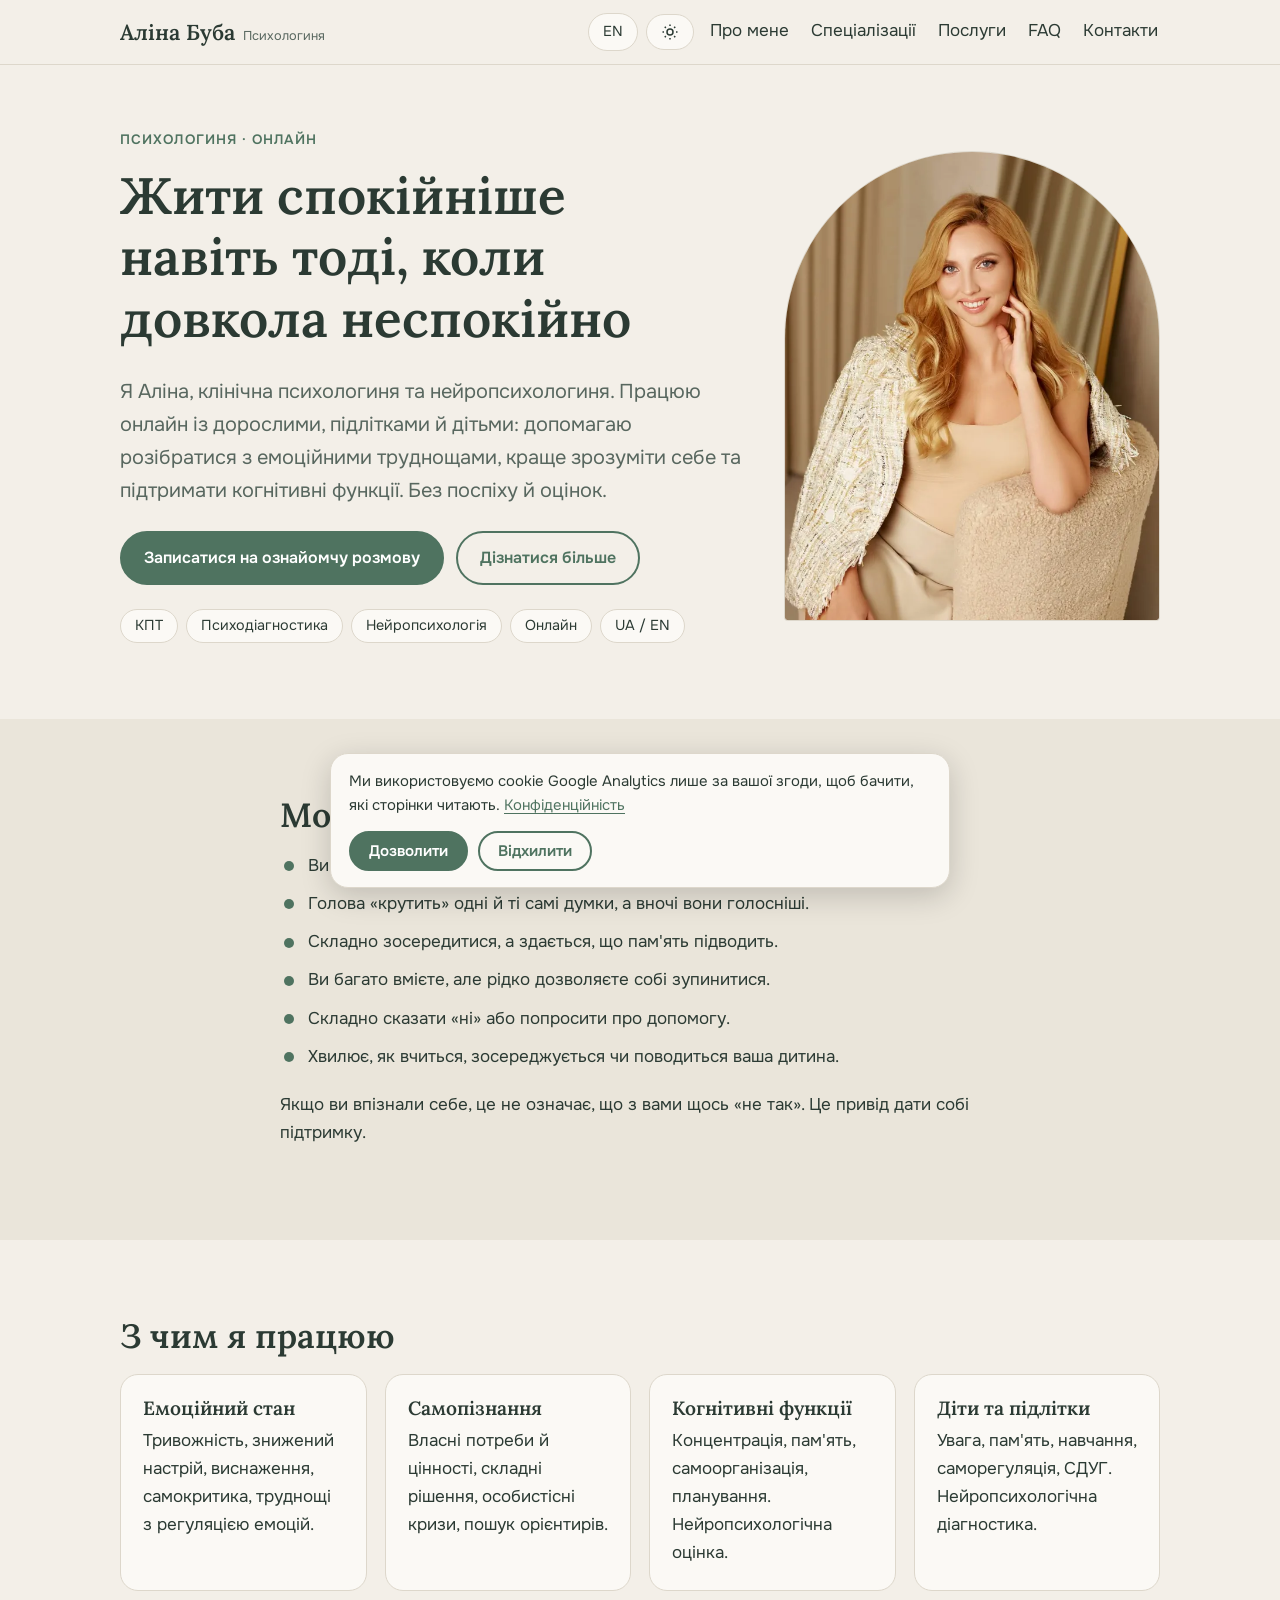
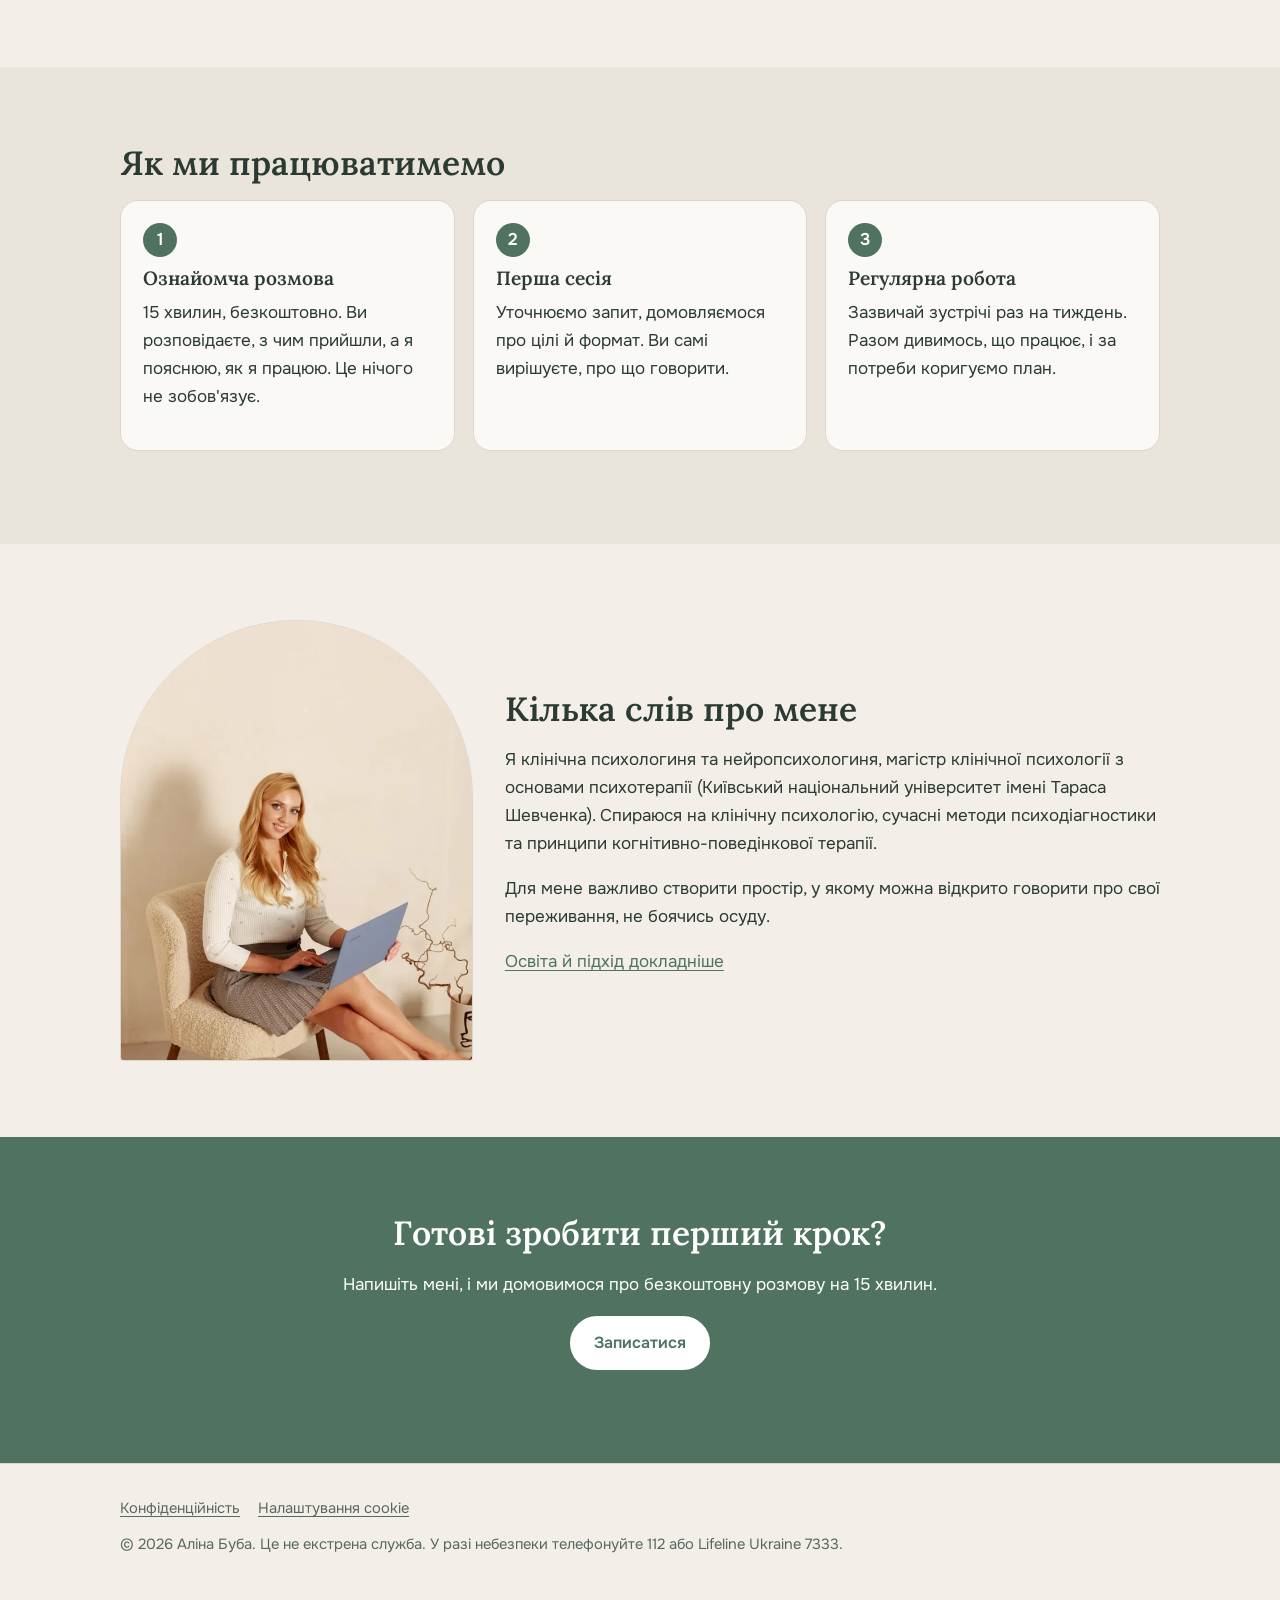
<file: index.html>
<!doctype html>
<html lang="uk">
<head>
<meta charset="utf-8">
<meta name="viewport" content="width=device-width,initial-scale=1,viewport-fit=cover">
<title>Аліна Буба, психологиня онлайн: КПТ, нейропсихологія, діти й дорослі</title>
<meta name="description" content="Аліна Буба: клінічна психологиня та нейропсихологиня. Онлайн для дорослих, підлітків і дітей: тривожність, виснаження, самооцінка, увага й пам&#x27;ять, СДУГ. Розмова 15 хв безкоштовно.">
<meta name="robots" content="index,follow">
<link rel="canonical" href="https://alinabuba.github.io/">
<link rel="alternate" hreflang="uk" href="https://alinabuba.github.io/">
<link rel="alternate" hreflang="en" href="https://alinabuba.github.io/en/">
<link rel="alternate" hreflang="x-default" href="https://alinabuba.github.io/">
<meta property="og:type" content="website"><meta property="og:site_name" content="Аліна Буба">
<meta property="og:title" content="Аліна Буба, психологиня онлайн: КПТ, нейропсихологія, діти й дорослі"><meta property="og:description" content="Аліна Буба: клінічна психологиня та нейропсихологиня. Онлайн для дорослих, підлітків і дітей: тривожність, виснаження, самооцінка, увага й пам&#x27;ять, СДУГ. Розмова 15 хв безкоштовно.">
<meta property="og:url" content="https://alinabuba.github.io/"><meta property="og:locale" content="uk_UA"><meta property="og:locale:alternate" content="en_US">
<meta property="og:image" content="https://alinabuba.github.io/og-image.png"><meta property="og:image:width" content="1200"><meta property="og:image:height" content="630"><meta property="og:image:alt" content="Аліна Буба, психологиня онлайн">
<meta name="twitter:card" content="summary_large_image"><meta name="twitter:title" content="Аліна Буба, психологиня онлайн: КПТ, нейропсихологія, діти й дорослі"><meta name="twitter:description" content="Аліна Буба: клінічна психологиня та нейропсихологиня. Онлайн для дорослих, підлітків і дітей: тривожність, виснаження, самооцінка, увага й пам&#x27;ять, СДУГ. Розмова 15 хв безкоштовно."><meta name="twitter:image" content="https://alinabuba.github.io/og-image.png">
<meta name="theme-color" media="(prefers-color-scheme: light)" content="#F3EFE8"><meta name="theme-color" media="(prefers-color-scheme: dark)" content="#1B211E">
<link rel="icon" href="/favicon.svg" type="image/svg+xml"><link rel="icon" href="/favicon-32.png" sizes="32x32" type="image/png">
<link rel="apple-touch-icon" href="/apple-touch-icon.png"><link rel="manifest" href="/site.webmanifest">
<link rel="preload" href="/fonts/lora-cyrillic.woff2" as="font" type="font/woff2" crossorigin><link rel="preload" href="/fonts/onest-cyrillic.woff2" as="font" type="font/woff2" crossorigin>
<script>(function(){try{var t=localStorage.getItem('theme');if(t==='light'||t==='dark')document.documentElement.setAttribute('data-theme',t)}catch(e){}document.documentElement.classList.add('js')})()</script>
<style>@font-face{font-family:'Lora';font-style:normal;font-weight:400 700;font-display:swap;src:url(/fonts/lora-cyrillic.woff2) format('woff2');unicode-range:U+0301, U+0400-045F, U+0490-0491, U+04B0-04B1, U+2116}@font-face{font-family:'Lora';font-style:normal;font-weight:400 700;font-display:swap;src:url(/fonts/lora-latin.woff2) format('woff2');unicode-range:U+0000-00FF, U+0131, U+0152-0153, U+02BB-02BC, U+02C6, U+02DA, U+02DC, U+0304, U+0308, U+0329, U+2000-206F, U+20AC, U+2122, U+2191, U+2193, U+2212, U+2215, U+FEFF, U+FFFD}@font-face{font-family:'Onest';font-style:normal;font-weight:400 700;font-display:swap;src:url(/fonts/onest-cyrillic.woff2) format('woff2');unicode-range:U+0301, U+0400-045F, U+0490-0491, U+04B0-04B1, U+2116}@font-face{font-family:'Onest';font-style:normal;font-weight:400 700;font-display:swap;src:url(/fonts/onest-latin.woff2) format('woff2');unicode-range:U+0000-00FF, U+0131, U+0152-0153, U+02BB-02BC, U+02C6, U+02DA, U+02DC, U+0304, U+0308, U+0329, U+2000-206F, U+20AC, U+2122, U+2191, U+2193, U+2212, U+2215, U+FEFF, U+FFFD}:root{--bg:#F3EFE8;--surface:#FBF9F5;--alt:#EAE5DA;--fg:#2B3A33;--muted:#58675F;--accent:#4F7360;--line:#DDD7CB;--onacc:#FFFFFF;--r:18px;color-scheme:light}@media (prefers-color-scheme:dark){:root:not([data-theme="light"]){--bg:#1B211E;--surface:#232B27;--alt:#202824;--fg:#E8EDE7;--muted:#A3B0A8;--accent:#9DBFA9;--line:#33403A;--onacc:#1B211E;color-scheme:dark}}:root[data-theme="dark"]{--bg:#1B211E;--surface:#232B27;--alt:#202824;--fg:#E8EDE7;--muted:#A3B0A8;--accent:#9DBFA9;--line:#33403A;--onacc:#1B211E;color-scheme:dark}
*{box-sizing:border-box}html{scroll-behavior:smooth;-webkit-text-size-adjust:100%}
@media (prefers-reduced-motion:reduce){html{scroll-behavior:auto}*{transition:none!important;animation:none!important}}
body{margin:0;background:var(--bg);color:var(--fg);font:400 clamp(1rem,.96rem + .2vw,1.0625rem)/1.65 Onest,system-ui,sans-serif}
h1,h2,h3{font-family:Lora,Georgia,serif;line-height:1.2;font-weight:600;margin:0 0 .5em;text-wrap:balance}
h1{font-size:clamp(2rem,1.4rem + 2.6vw,3.2rem)}h2{font-size:clamp(1.5rem,1.2rem + 1.4vw,2.1rem)}h3{font-size:1.2rem}
p{margin:0 0 1em}a{color:var(--accent);text-underline-offset:3px}img{max-width:100%}
.mt{margin-top:1.6em}.muted{color:var(--muted)}code{background:var(--alt);padding:0 .3em;border-radius:4px}
.wrap{max-width:1080px;margin:0 auto;padding-left:max(20px,env(safe-area-inset-left));padding-right:max(20px,env(safe-area-inset-right))}
.narrow{max-width:760px}
section{padding:clamp(40px,6vw,76px) 0}.alt{background:var(--alt)}
:focus-visible{outline:3px solid var(--accent);outline-offset:3px;border-radius:4px}
.skip{position:absolute;left:-999px;top:8px;background:var(--surface);padding:8px 14px;border-radius:8px;z-index:100}.skip:focus{left:8px}
.demo{background:#FFE98A;color:#2B2B2B;text-align:center;padding:6px 12px;font-size:.9rem}
mark.ph{background:#FFE98A;color:#2B2B2B;padding:0 .25em;border-radius:4px}
header.top{position:sticky;top:0;z-index:20;background:var(--bg);border-bottom:1px solid var(--line)}
.bar{display:flex;align-items:center;gap:14px;min-height:64px;flex-wrap:wrap;padding-top:6px;padding-bottom:6px}
.logo{font:600 1.35rem Lora,Georgia,serif;color:var(--fg);text-decoration:none;margin-right:auto}
.logo small{font:400 .8rem Onest,sans-serif;color:var(--muted);margin-left:8px}
nav.nav{display:flex;gap:4px 18px;flex-wrap:wrap}nav.nav a{color:var(--fg);text-decoration:none;padding:6px 2px;border-bottom:2px solid transparent}
nav.nav a:hover,nav.nav a[aria-current]{border-color:var(--accent)}
.tools{display:flex;gap:8px;align-items:center}
.pill,.burger{border:1px solid var(--line);background:var(--surface);color:var(--fg);border-radius:999px;padding:6px 14px;font:inherit;font-size:.9rem;cursor:pointer;text-decoration:none;display:inline-flex;align-items:center;min-height:36px}
.burger{display:none}
#theme svg{width:18px;height:18px;fill:none;stroke:currentColor;stroke-width:2}
@media (max-width:760px){
.js .burger{display:inline-flex}.js nav.nav{display:none;width:100%;flex-direction:column;order:5;padding-bottom:10px}.js nav.nav.open{display:flex}
.logo small{display:none}}
.btn{display:inline-block;background:var(--accent);color:var(--onacc);padding:12px 22px;border-radius:999px;text-decoration:none;font-weight:600;border:2px solid var(--accent);cursor:pointer;font-family:inherit;font-size:1rem}
.btn:hover{filter:brightness(1.07)}.btn.ghost{background:transparent;color:var(--accent)}
.actions{display:flex;gap:12px;flex-wrap:wrap;margin:1.4em 0}
.eyebrow{color:var(--accent);font-weight:600;letter-spacing:.08em;text-transform:uppercase;font-size:.85rem}
.lead{font-size:clamp(1.08rem,1rem + .4vw,1.25rem);color:var(--muted)}
.chips{display:flex;flex-wrap:wrap;gap:8px;list-style:none;padding:0;margin:0}
.chips li{border:1px solid var(--line);background:var(--surface);padding:4px 14px;border-radius:999px;font-size:.9rem}
.hero{display:grid;gap:36px;align-items:center}
@media (min-width:860px){.hero{grid-template-columns:1.25fr .75fr}}
.hero-sec{padding-top:clamp(28px,5vw,64px)}
.photo{margin:0;border-radius:999px 999px var(--r) var(--r);overflow:hidden;background:var(--alt);border:1px solid var(--line);aspect-ratio:4/5;width:100%;max-width:440px;justify-self:center}
.photo img{width:100%;height:100%;object-fit:cover;display:block}
.photo.empty{display:grid;place-items:center;text-align:center;padding:24px}
.about-teaser{display:grid;gap:32px;align-items:center}
@media (min-width:760px){.about-teaser{grid-template-columns:.7fr 1.3fr}}
.grid{display:grid;gap:18px;grid-template-columns:repeat(auto-fit,minmax(min(240px,100%),1fr))}
.card{background:var(--surface);border:1px solid var(--line);border-radius:var(--r);padding:22px}
.card h3{margin-bottom:.4em}.card p:last-child{margin-bottom:0}
.link-card{text-decoration:none;color:var(--fg);transition:transform .15s,border-color .15s}.link-card:hover{transform:translateY(-2px);border-color:var(--accent)}
.price{font:600 1.7rem Lora,Georgia,serif;margin:0}
.ticks{list-style:none;padding:0;margin:0 0 1.2em}.ticks li{padding-left:28px;position:relative;margin-bottom:.6em}
.ticks li::before{content:"";position:absolute;left:4px;top:.55em;width:10px;height:10px;border-radius:50%;background:var(--accent)}
.ticks.plain li{padding-left:0}.ticks.plain li::before{display:none}
.steps{counter-reset:s;list-style:none;padding:0;margin:0 0 1em;display:grid;gap:18px;grid-template-columns:repeat(auto-fit,minmax(min(240px,100%),1fr))}
.steps li{counter-increment:s;background:var(--surface);border:1px solid var(--line);border-radius:var(--r);padding:22px}
.steps li::before{content:counter(s);display:grid;place-items:center;width:34px;height:34px;border-radius:50%;background:var(--accent);color:var(--onacc);font-weight:600;margin-bottom:10px}
.alt .steps li{background:var(--surface)}
.timeline{list-style:none;padding:0;margin:0 0 1em}.timeline li{display:grid;gap:2px 18px;padding:14px 0;border-top:1px solid var(--line)}
.timeline .when{color:var(--accent);font-weight:600}
@media (min-width:640px){.timeline li{grid-template-columns:120px 1fr}}
.band{background:var(--accent);color:var(--onacc);text-align:center}
.band .btn{background:var(--onacc);color:var(--accent);border-color:var(--onacc)}
.page-head{padding-bottom:0}
.notice{background:var(--surface);border:1px solid var(--line);border-left:4px solid var(--accent);padding:10px 16px;border-radius:8px}
details{background:var(--surface);border:1px solid var(--line);border-radius:var(--r);margin-bottom:12px;padding:0 20px}
summary{cursor:pointer;font-weight:600;padding:16px 0;list-style:none;display:flex;justify-content:space-between;gap:12px}
summary::-webkit-details-marker{display:none}summary::after{content:"+";color:var(--accent);font-size:1.4rem;line-height:1}details[open] summary::after{content:"–"}
.ans{padding-bottom:6px}
footer.foot{border-top:1px solid var(--line);padding:32px 0 40px;color:var(--muted);font-size:.92rem}
.foot .wrap{display:grid;gap:12px}.foot nav{display:flex;gap:6px 18px;flex-wrap:wrap}
.foot a,.foot button{color:var(--muted)}.foot button{background:none;border:0;font:inherit;text-decoration:underline;cursor:pointer;padding:0;text-underline-offset:3px}
#consent{position:fixed;left:max(12px,env(safe-area-inset-left));right:max(12px,env(safe-area-inset-right));bottom:12px;z-index:50;max-width:620px;margin:0 auto;background:var(--surface);border:1px solid var(--line);border-radius:var(--r);padding:16px 18px;box-shadow:0 8px 30px rgba(0,0,0,.18)}
#consent[hidden]{display:none}#consent p{margin:0 0 12px;font-size:.93rem}#consent .row{display:flex;gap:10px;flex-wrap:wrap}
#consent .btn{padding:8px 18px;font-size:.95rem}
.nf{text-align:center;padding:12vh 0}
</style>
<script type="application/ld+json">{"@context": "https://schema.org", "@type": "WebSite", "name": "Аліна Буба", "url": "https://alinabuba.github.io/", "inLanguage": "uk"}</script><script type="application/ld+json">{"@type": "ProfessionalService", "name": "Аліна Буба, психологиня онлайн", "url": "https://alinabuba.github.io/", "image": "https://alinabuba.github.io/og-image.png", "areaServed": "UA", "availableLanguage": ["uk", "en"], "openingHours": "Mo-Sa 09:00-21:00", "priceRange": "800 UAH", "founder": {"@type": "Person", "name": "Аліна Буба", "jobTitle": "Психологиня", "knowsAbout": ["Cognitive behavioural therapy", "Neuropsychology", "Psychodiagnostics", "Anxiety", "Burnout", "Self-esteem", "ADHD"], "knowsLanguage": ["uk", "en", "fr"], "alumniOf": {"@type": "CollegeOrUniversity", "name": "Taras Shevchenko National University of Kyiv"}, "sameAs": ["https://www.instagram.com/linaklim_eng/"]}, "sameAs": ["https://www.instagram.com/linaklim_eng/"], "@context": "https://schema.org"}</script><script type="application/ld+json">{"@type": "Person", "name": "Аліна Буба", "jobTitle": "Психологиня", "knowsAbout": ["Cognitive behavioural therapy", "Neuropsychology", "Psychodiagnostics", "Anxiety", "Burnout", "Self-esteem", "ADHD"], "knowsLanguage": ["uk", "en", "fr"], "alumniOf": {"@type": "CollegeOrUniversity", "name": "Taras Shevchenko National University of Kyiv"}, "sameAs": ["https://www.instagram.com/linaklim_eng/"], "@context": "https://schema.org"}</script>
</head>
<body>
<a class="skip" href="#main">До змісту</a>
<header class="top"><div class="wrap bar">
<a class="logo" href="/">Аліна Буба<small>Психологиня</small></a>
<div class="tools"><a class="pill" href="/en/" hreflang="en" lang="en" data-track="lang_switch" data-label="en">EN</a><button class="pill" id="theme" type="button" aria-label="Змінити тему"><svg viewBox="0 0 24 24" aria-hidden="true"><circle cx="12" cy="12" r="4"/><path d="M12 2v2M12 20v2M2 12h2M20 12h2M5 5l1.5 1.5M17.5 17.5 19 19M5 19l1.5-1.5M17.5 6.5 19 5"/></svg></button>
<button class="burger" id="burger" type="button" aria-expanded="false" aria-controls="nav">Меню</button></div>
<nav class="nav" id="nav" aria-label="Основна навігація"><a href="/about/">Про мене</a><a href="/specializations/">Спеціалізації</a><a href="/services/">Послуги</a><a href="/faq/">FAQ</a><a href="/contacts/">Контакти</a></nav>
</div></header>
<main id="main">
<section class="hero-sec"><div class="wrap hero">
<div class="hero-text">
<p class="eyebrow">Психологиня · онлайн</p>
<h1>Жити спокійніше навіть тоді, коли довкола неспокійно</h1>
<p class="lead">Я Аліна, клінічна психологиня та нейропсихологиня. Працюю онлайн із дорослими, підлітками й дітьми: допомагаю розібратися з емоційними труднощами, краще зрозуміти себе та підтримати когнітивні функції. Без поспіху й оцінок.</p>
<p class="actions"><a class="btn" href="/contacts/#book" data-track="cta_click" data-label="hero">Записатися на ознайомчу розмову</a>
<a class="btn ghost" href="/about/" data-track="cta_click" data-label="hero_about">Дізнатися більше</a></p>
<ul class="chips"><li>КПТ</li><li>Психодіагностика</li><li>Нейропсихологія</li><li>Онлайн</li><li>UA / EN</li></ul>
</div>
<figure class="photo"><img src="/img/alina-portrait-1024.webp" srcset="/img/alina-portrait-640.webp 640w, /img/alina-portrait-1024.webp 1024w" sizes="(max-width:760px) 90vw, 440px" width="1024" height="1280" alt="Аліна, психологиня, усміхається, сидячи в кріслі" fetchpriority="high"></figure>
</div></section>

<section class="alt"><div class="wrap narrow">
<h2>Можливо, це знайоме</h2>
<ul class="ticks"><li>Ви прокидаєтесь із відчуттям, що вже втомилися, хоча день ще не почався.</li><li>Голова «крутить» одні й ті самі думки, а вночі вони голосніші.</li><li>Складно зосередитися, а здається, що пам'ять підводить.</li><li>Ви багато вмієте, але рідко дозволяєте собі зупинитися.</li><li>Складно сказати «ні» або попросити про допомогу.</li><li>Хвилює, як вчиться, зосереджується чи поводиться ваша дитина.</li></ul>
<p>Якщо ви впізнали себе, це не означає, що з вами щось «не так». Це привід дати собі підтримку.</p>
</div></section>

<section><div class="wrap">
<h2>З чим я працюю</h2>
<div class="grid"><a class="card link-card" href="/specializations/#emotions"><h3>Емоційний стан</h3><p>Тривожність, знижений настрій, виснаження, самокритика, труднощі з регуляцією емоцій.</p></a><a class="card link-card" href="/specializations/#self-discovery"><h3>Самопізнання</h3><p>Власні потреби й цінності, складні рішення, особистісні кризи, пошук орієнтирів.</p></a><a class="card link-card" href="/specializations/#neuropsychology"><h3>Когнітивні функції</h3><p>Концентрація, пам'ять, самоорганізація, планування. Нейропсихологічна оцінка.</p></a><a class="card link-card" href="/specializations/#children"><h3>Діти та підлітки</h3><p>Увага, пам'ять, навчання, саморегуляція, СДУГ. Нейропсихологічна діагностика.</p></a></div>
</div></section>

<section class="alt"><div class="wrap">
<h2>Як ми працюватимемо</h2>
<ol class="steps">
<li><h3>Ознайомча розмова</h3><p>15 хвилин, безкоштовно. Ви розповідаєте, з чим прийшли, а я пояснюю, як я працюю. Це нічого не зобов'язує.</p></li>
<li><h3>Перша сесія</h3><p>Уточнюємо запит, домовляємося про цілі й формат. Ви самі вирішуєте, про що говорити.</p></li>
<li><h3>Регулярна робота</h3><p>Зазвичай зустрічі раз на тиждень. Разом дивимось, що працює, і за потреби коригуємо план.</p></li>
</ol>
</div></section>

<section><div class="wrap about-teaser">
<figure class="photo"><img src="/img/alina-work-853.webp" srcset="/img/alina-work-640.webp 640w, /img/alina-work-853.webp 853w" sizes="(max-width:760px) 90vw, 360px" width="853" height="1066" alt="Аліна за ноутбуком у кріслі: онлайн-консультація" loading="lazy"></figure>
<div>
<h2>Кілька слів про мене</h2>
<p>Я клінічна психологиня та нейропсихологиня, магістр клінічної психології з основами психотерапії (Київський національний університет імені Тараса Шевченка). Спираюся на клінічну психологію, сучасні методи психодіагностики та принципи когнітивно-поведінкової терапії.</p>
<p>Для мене важливо створити простір, у якому можна відкрито говорити про свої переживання, не боячись осуду.</p>
<p><a href="/about/">Освіта й підхід докладніше</a></p>
</div></div></section>

<section class="band"><div class="wrap">
<h2>Готові зробити перший крок?</h2>
<p>Напишіть мені, і ми домовимося про безкоштовну розмову на 15 хвилин.</p>
<p><a class="btn" href="/contacts/#book" data-track="cta_click" data-label="band">Записатися</a></p>
</div></section></main>
<footer class="foot"><div class="wrap"><nav><a href="/privacy/">Конфіденційність</a><button type="button" data-cookie-settings>Налаштування cookie</button></nav><p>© 2026 Аліна Буба. Це не екстрена служба. У разі небезпеки телефонуйте 112 або Lifeline Ukraine 7333.</p></div></footer>
<div id="consent" role="dialog" aria-label="Cookie" hidden><p>Ми використовуємо cookie Google Analytics лише за вашої згоди, щоб бачити, які сторінки читають. <a href="/privacy/">Конфіденційність</a></p>
<div class="row"><button class="btn" id="c-yes" type="button">Дозволити</button><button class="btn ghost" id="c-no" type="button">Відхилити</button></div></div>
<script>
(function(){
var GA='G-PJW885J5PS',L=document.documentElement.lang==='en'?'en':'ua';
window.dataLayer=window.dataLayer||[];function gtag(){dataLayer.push(arguments)}window.gtag=gtag;
gtag('consent','default',{analytics_storage:'denied',ad_storage:'denied',ad_user_data:'denied',ad_personalization:'denied',wait_for_update:500});
var KEY='cookie-consent',box=document.getElementById('consent');
function get(){try{return localStorage.getItem(KEY)}catch(e){return null}}
function set(v){try{localStorage.setItem(KEY,v)}catch(e){}}
var loaded=false;
function loadGA(){if(loaded)return;loaded=true;var s=document.createElement('script');s.async=true;s.src='https://www.googletagmanager.com/gtag/js?id='+GA;document.head.appendChild(s);
gtag('js',new Date());gtag('config',GA,{allow_google_signals:false,allow_ad_personalization_signals:false})}
function clearCookies(){var names=document.cookie.split(';').map(function(c){return c.split('=')[0].trim()}).filter(function(n){return n==='_ga'||n.indexOf('_ga_')===0});
var parts=location.hostname.split('.'),doms=[''];for(var i=0;i<parts.length-1;i++)doms.push(';domain=.'+parts.slice(i).join('.'));
names.forEach(function(n){doms.forEach(function(d){document.cookie=n+'=;expires=Thu, 01 Jan 1970 00:00:00 GMT;path=/'+d})})}
function apply(v){if(v==='granted'){gtag('consent','update',{analytics_storage:'granted'});loadGA()}else{gtag('consent','update',{analytics_storage:'denied'});clearCookies()}}
function choose(v){set(v);box.hidden=true;apply(v)}
var saved=get();if(saved)apply(saved);else box.hidden=false;
document.getElementById('c-yes').onclick=function(){choose('granted')};
document.getElementById('c-no').onclick=function(){choose('denied')};
document.querySelectorAll('[data-cookie-settings]').forEach(function(b){b.onclick=function(){box.hidden=false;document.getElementById('c-yes').focus()}});
function track(n,p){if(get()==='granted'&&loaded)gtag('event',n,p||{})}
document.addEventListener('click',function(e){var a=e.target.closest('[data-track]');if(a)track(a.dataset.track,{label:a.dataset.label})});
document.querySelectorAll('details').forEach(function(d){d.addEventListener('toggle',function(){if(d.open)track('faq_open',{label:d.querySelector('summary').textContent})})});
if(location.hash){var t=document.querySelector('details'+location.hash);if(t)t.open=true}
var seen={};window.addEventListener('scroll',function(){var h=document.documentElement,p=(h.scrollTop+innerHeight)/h.scrollHeight*100;[50,90].forEach(function(x){if(p>=x&&!seen[x]){seen[x]=1;track('scroll_depth',{label:x+'%'})}})},{passive:true});
var th=document.getElementById('theme');th.onclick=function(){var r=document.documentElement,cur=r.getAttribute('data-theme')||(matchMedia('(prefers-color-scheme:dark)').matches?'dark':'light'),n=cur==='dark'?'light':'dark';r.setAttribute('data-theme',n);try{localStorage.setItem('theme',n)}catch(e){}track('theme_change',{label:n})};
var bg=document.getElementById('burger'),nv=document.getElementById('nav');bg.onclick=function(){var o=nv.classList.toggle('open');bg.setAttribute('aria-expanded',o)};
})();
</script>
</body></html>
</file>
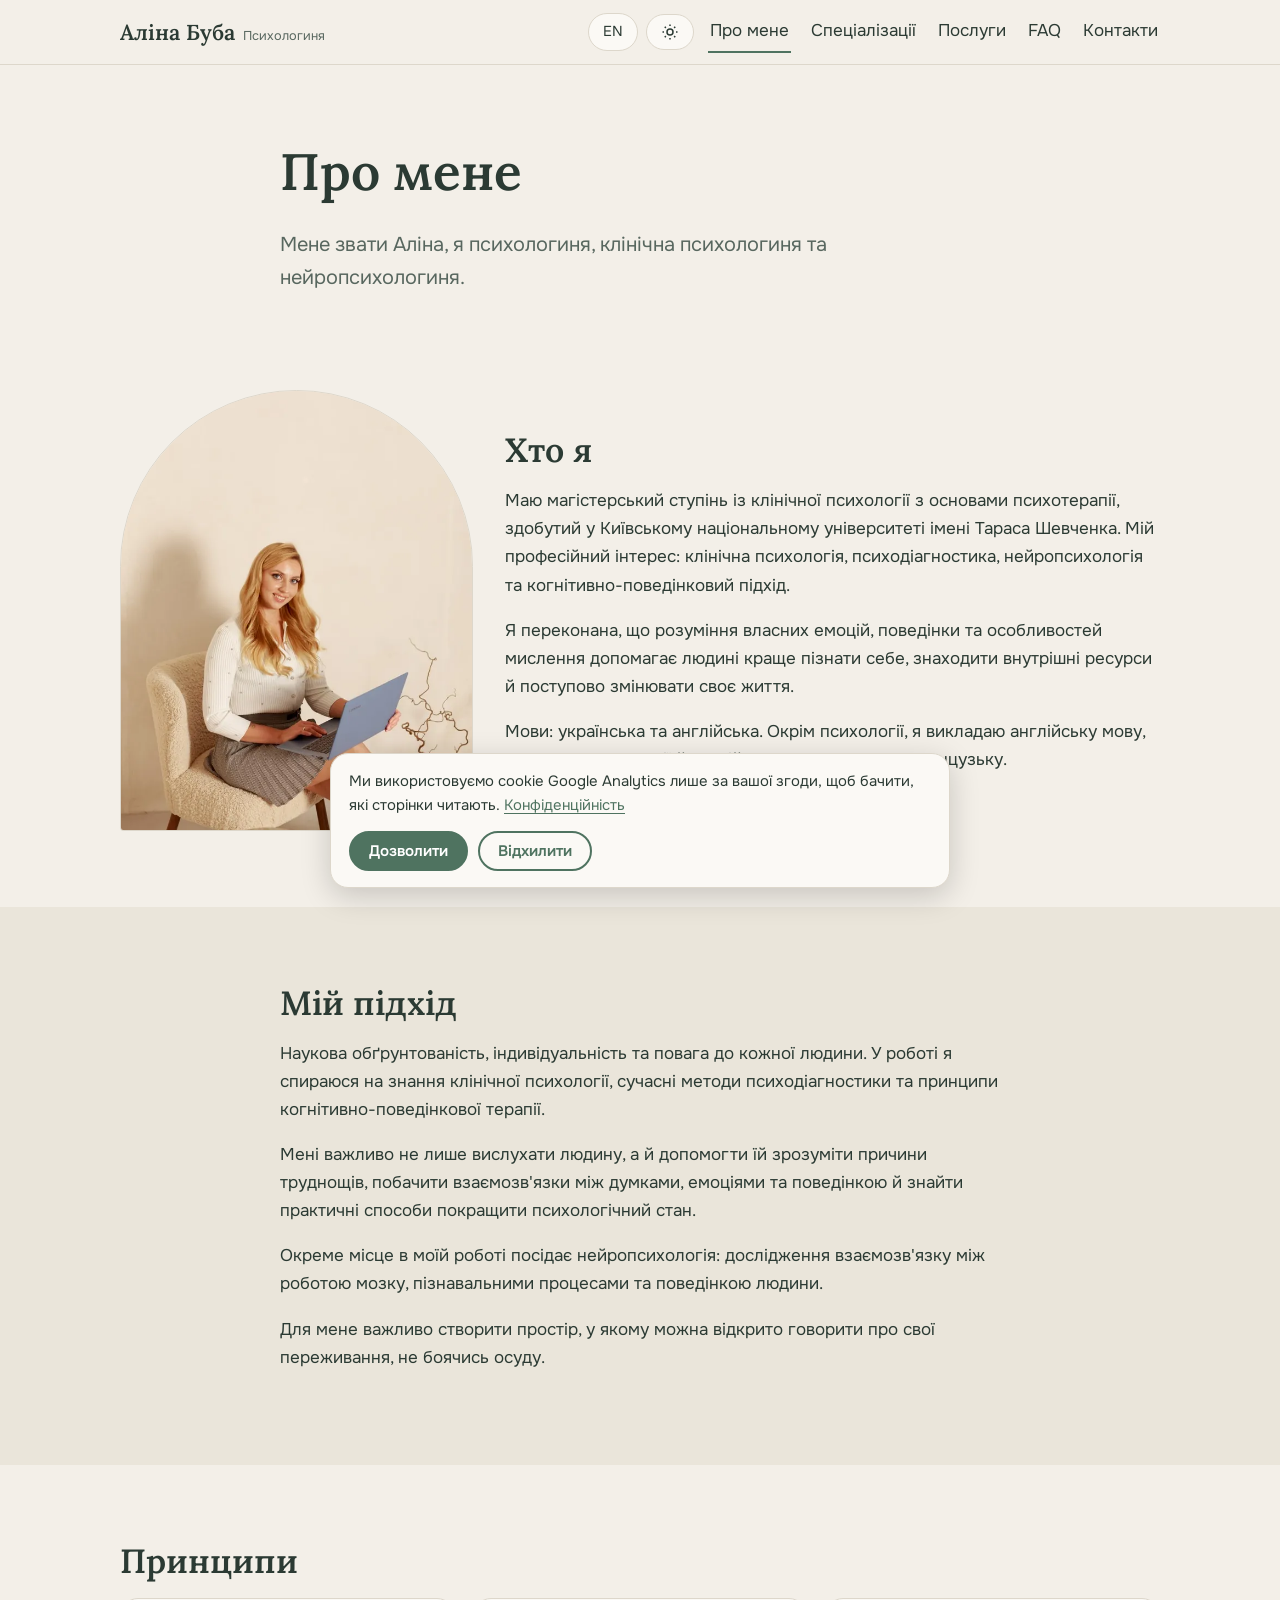
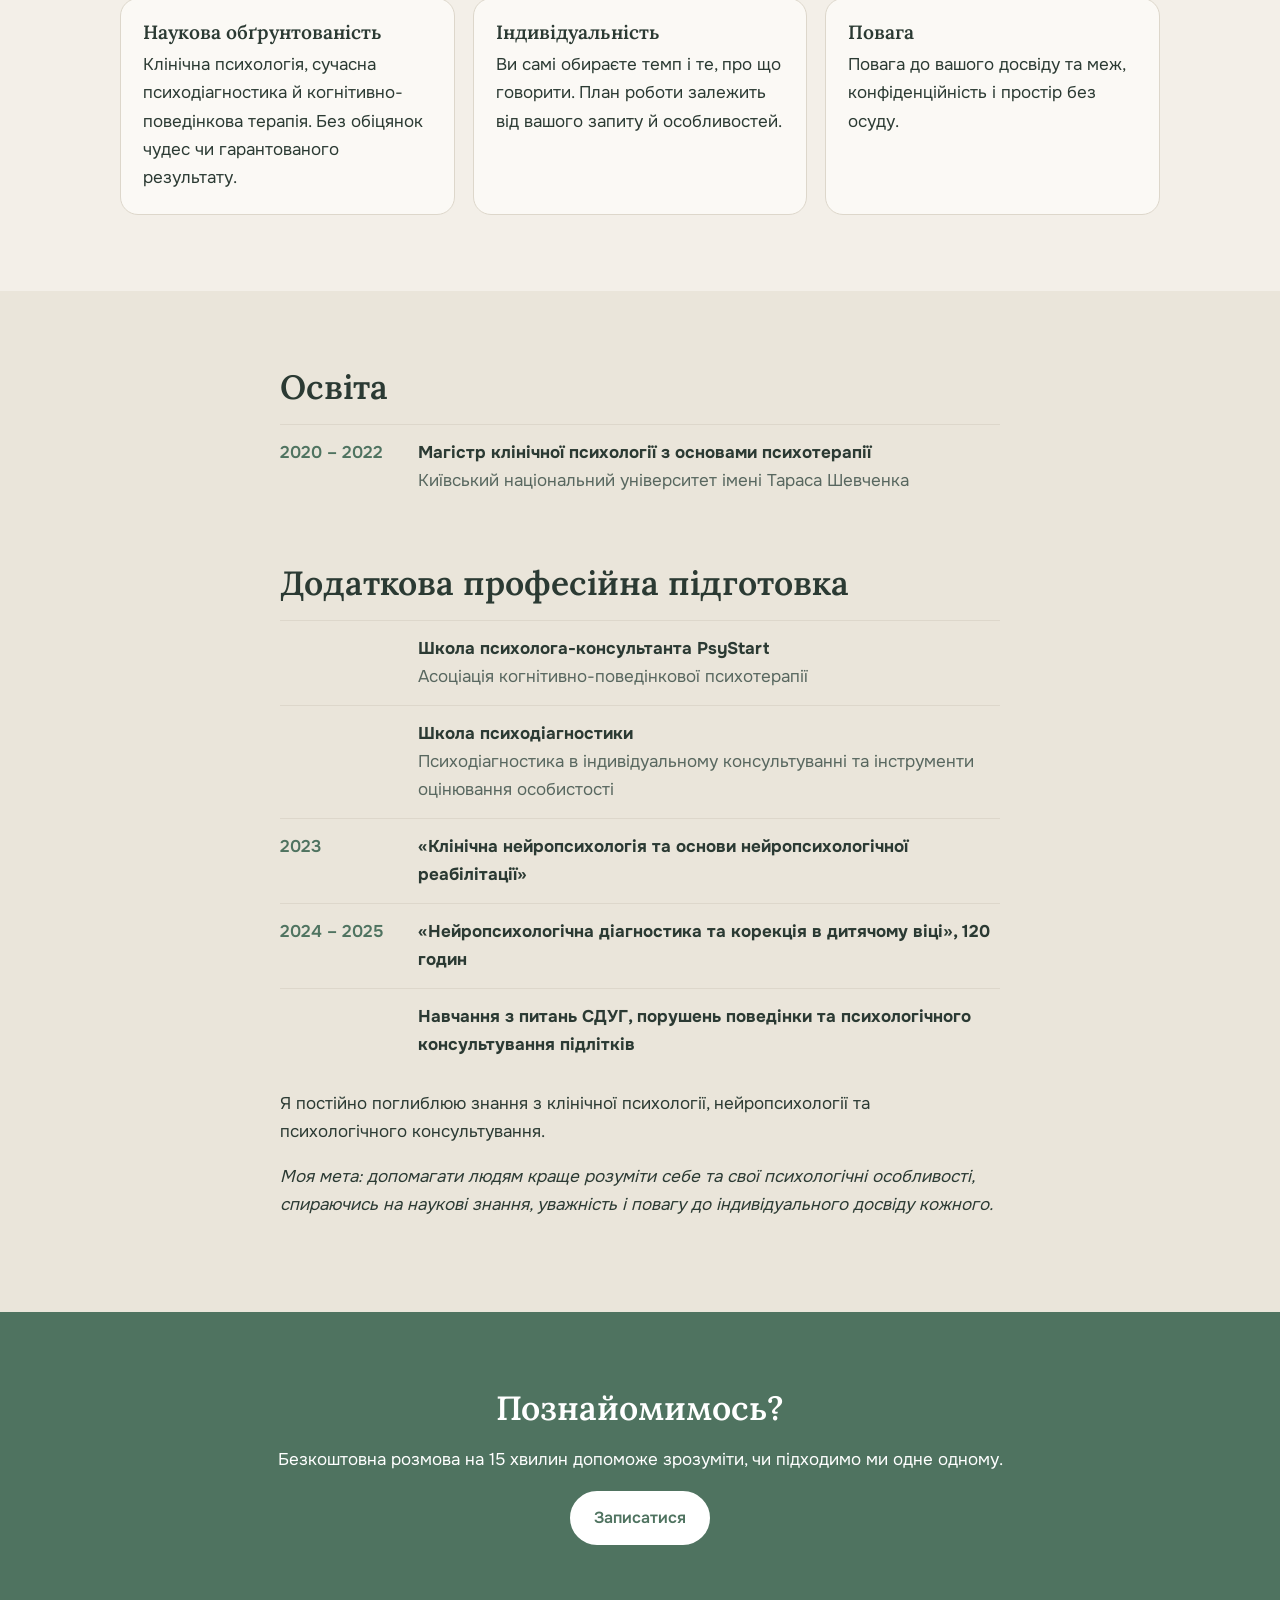
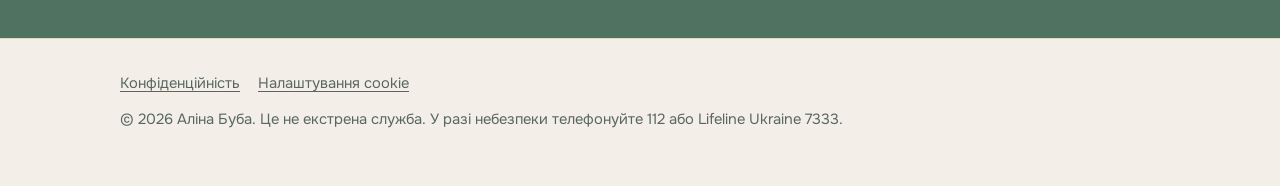
<file: about/index.html>
<!doctype html>
<html lang="uk">
<head>
<meta charset="utf-8">
<meta name="viewport" content="width=device-width,initial-scale=1,viewport-fit=cover">
<title>Про мене: Аліна Буба, клінічна психологиня та нейропсихологиня</title>
<meta name="description" content="Аліна Буба: магістр клінічної психології (КНУ імені Шевченка), нейропсихологія, психодіагностика, когнітивно-поведінковий підхід. Освіта й підготовка.">
<meta name="robots" content="index,follow">
<link rel="canonical" href="https://alinabuba.github.io/about/">
<link rel="alternate" hreflang="uk" href="https://alinabuba.github.io/about/">
<link rel="alternate" hreflang="en" href="https://alinabuba.github.io/en/about/">
<link rel="alternate" hreflang="x-default" href="https://alinabuba.github.io/about/">
<meta property="og:type" content="website"><meta property="og:site_name" content="Аліна Буба">
<meta property="og:title" content="Про мене: Аліна Буба, клінічна психологиня та нейропсихологиня"><meta property="og:description" content="Аліна Буба: магістр клінічної психології (КНУ імені Шевченка), нейропсихологія, психодіагностика, когнітивно-поведінковий підхід. Освіта й підготовка.">
<meta property="og:url" content="https://alinabuba.github.io/about/"><meta property="og:locale" content="uk_UA"><meta property="og:locale:alternate" content="en_US">
<meta property="og:image" content="https://alinabuba.github.io/og-image.png"><meta property="og:image:width" content="1200"><meta property="og:image:height" content="630"><meta property="og:image:alt" content="Аліна Буба, психологиня онлайн">
<meta name="twitter:card" content="summary_large_image"><meta name="twitter:title" content="Про мене: Аліна Буба, клінічна психологиня та нейропсихологиня"><meta name="twitter:description" content="Аліна Буба: магістр клінічної психології (КНУ імені Шевченка), нейропсихологія, психодіагностика, когнітивно-поведінковий підхід. Освіта й підготовка."><meta name="twitter:image" content="https://alinabuba.github.io/og-image.png">
<meta name="theme-color" media="(prefers-color-scheme: light)" content="#F3EFE8"><meta name="theme-color" media="(prefers-color-scheme: dark)" content="#1B211E">
<link rel="icon" href="/favicon.svg" type="image/svg+xml"><link rel="icon" href="/favicon-32.png" sizes="32x32" type="image/png">
<link rel="apple-touch-icon" href="/apple-touch-icon.png"><link rel="manifest" href="/site.webmanifest">
<link rel="preload" href="/fonts/lora-cyrillic.woff2" as="font" type="font/woff2" crossorigin><link rel="preload" href="/fonts/onest-cyrillic.woff2" as="font" type="font/woff2" crossorigin>
<script>(function(){try{var t=localStorage.getItem('theme');if(t==='light'||t==='dark')document.documentElement.setAttribute('data-theme',t)}catch(e){}document.documentElement.classList.add('js')})()</script>
<style>@font-face{font-family:'Lora';font-style:normal;font-weight:400 700;font-display:swap;src:url(/fonts/lora-cyrillic.woff2) format('woff2');unicode-range:U+0301, U+0400-045F, U+0490-0491, U+04B0-04B1, U+2116}@font-face{font-family:'Lora';font-style:normal;font-weight:400 700;font-display:swap;src:url(/fonts/lora-latin.woff2) format('woff2');unicode-range:U+0000-00FF, U+0131, U+0152-0153, U+02BB-02BC, U+02C6, U+02DA, U+02DC, U+0304, U+0308, U+0329, U+2000-206F, U+20AC, U+2122, U+2191, U+2193, U+2212, U+2215, U+FEFF, U+FFFD}@font-face{font-family:'Onest';font-style:normal;font-weight:400 700;font-display:swap;src:url(/fonts/onest-cyrillic.woff2) format('woff2');unicode-range:U+0301, U+0400-045F, U+0490-0491, U+04B0-04B1, U+2116}@font-face{font-family:'Onest';font-style:normal;font-weight:400 700;font-display:swap;src:url(/fonts/onest-latin.woff2) format('woff2');unicode-range:U+0000-00FF, U+0131, U+0152-0153, U+02BB-02BC, U+02C6, U+02DA, U+02DC, U+0304, U+0308, U+0329, U+2000-206F, U+20AC, U+2122, U+2191, U+2193, U+2212, U+2215, U+FEFF, U+FFFD}:root{--bg:#F3EFE8;--surface:#FBF9F5;--alt:#EAE5DA;--fg:#2B3A33;--muted:#58675F;--accent:#4F7360;--line:#DDD7CB;--onacc:#FFFFFF;--r:18px;color-scheme:light}@media (prefers-color-scheme:dark){:root:not([data-theme="light"]){--bg:#1B211E;--surface:#232B27;--alt:#202824;--fg:#E8EDE7;--muted:#A3B0A8;--accent:#9DBFA9;--line:#33403A;--onacc:#1B211E;color-scheme:dark}}:root[data-theme="dark"]{--bg:#1B211E;--surface:#232B27;--alt:#202824;--fg:#E8EDE7;--muted:#A3B0A8;--accent:#9DBFA9;--line:#33403A;--onacc:#1B211E;color-scheme:dark}
*{box-sizing:border-box}html{scroll-behavior:smooth;-webkit-text-size-adjust:100%}
@media (prefers-reduced-motion:reduce){html{scroll-behavior:auto}*{transition:none!important;animation:none!important}}
body{margin:0;background:var(--bg);color:var(--fg);font:400 clamp(1rem,.96rem + .2vw,1.0625rem)/1.65 Onest,system-ui,sans-serif}
h1,h2,h3{font-family:Lora,Georgia,serif;line-height:1.2;font-weight:600;margin:0 0 .5em;text-wrap:balance}
h1{font-size:clamp(2rem,1.4rem + 2.6vw,3.2rem)}h2{font-size:clamp(1.5rem,1.2rem + 1.4vw,2.1rem)}h3{font-size:1.2rem}
p{margin:0 0 1em}a{color:var(--accent);text-underline-offset:3px}img{max-width:100%}
.mt{margin-top:1.6em}.muted{color:var(--muted)}code{background:var(--alt);padding:0 .3em;border-radius:4px}
.wrap{max-width:1080px;margin:0 auto;padding-left:max(20px,env(safe-area-inset-left));padding-right:max(20px,env(safe-area-inset-right))}
.narrow{max-width:760px}
section{padding:clamp(40px,6vw,76px) 0}.alt{background:var(--alt)}
:focus-visible{outline:3px solid var(--accent);outline-offset:3px;border-radius:4px}
.skip{position:absolute;left:-999px;top:8px;background:var(--surface);padding:8px 14px;border-radius:8px;z-index:100}.skip:focus{left:8px}
.demo{background:#FFE98A;color:#2B2B2B;text-align:center;padding:6px 12px;font-size:.9rem}
mark.ph{background:#FFE98A;color:#2B2B2B;padding:0 .25em;border-radius:4px}
header.top{position:sticky;top:0;z-index:20;background:var(--bg);border-bottom:1px solid var(--line)}
.bar{display:flex;align-items:center;gap:14px;min-height:64px;flex-wrap:wrap;padding-top:6px;padding-bottom:6px}
.logo{font:600 1.35rem Lora,Georgia,serif;color:var(--fg);text-decoration:none;margin-right:auto}
.logo small{font:400 .8rem Onest,sans-serif;color:var(--muted);margin-left:8px}
nav.nav{display:flex;gap:4px 18px;flex-wrap:wrap}nav.nav a{color:var(--fg);text-decoration:none;padding:6px 2px;border-bottom:2px solid transparent}
nav.nav a:hover,nav.nav a[aria-current]{border-color:var(--accent)}
.tools{display:flex;gap:8px;align-items:center}
.pill,.burger{border:1px solid var(--line);background:var(--surface);color:var(--fg);border-radius:999px;padding:6px 14px;font:inherit;font-size:.9rem;cursor:pointer;text-decoration:none;display:inline-flex;align-items:center;min-height:36px}
.burger{display:none}
#theme svg{width:18px;height:18px;fill:none;stroke:currentColor;stroke-width:2}
@media (max-width:760px){
.js .burger{display:inline-flex}.js nav.nav{display:none;width:100%;flex-direction:column;order:5;padding-bottom:10px}.js nav.nav.open{display:flex}
.logo small{display:none}}
.btn{display:inline-block;background:var(--accent);color:var(--onacc);padding:12px 22px;border-radius:999px;text-decoration:none;font-weight:600;border:2px solid var(--accent);cursor:pointer;font-family:inherit;font-size:1rem}
.btn:hover{filter:brightness(1.07)}.btn.ghost{background:transparent;color:var(--accent)}
.actions{display:flex;gap:12px;flex-wrap:wrap;margin:1.4em 0}
.eyebrow{color:var(--accent);font-weight:600;letter-spacing:.08em;text-transform:uppercase;font-size:.85rem}
.lead{font-size:clamp(1.08rem,1rem + .4vw,1.25rem);color:var(--muted)}
.chips{display:flex;flex-wrap:wrap;gap:8px;list-style:none;padding:0;margin:0}
.chips li{border:1px solid var(--line);background:var(--surface);padding:4px 14px;border-radius:999px;font-size:.9rem}
.hero{display:grid;gap:36px;align-items:center}
@media (min-width:860px){.hero{grid-template-columns:1.25fr .75fr}}
.hero-sec{padding-top:clamp(28px,5vw,64px)}
.photo{margin:0;border-radius:999px 999px var(--r) var(--r);overflow:hidden;background:var(--alt);border:1px solid var(--line);aspect-ratio:4/5;width:100%;max-width:440px;justify-self:center}
.photo img{width:100%;height:100%;object-fit:cover;display:block}
.photo.empty{display:grid;place-items:center;text-align:center;padding:24px}
.about-teaser{display:grid;gap:32px;align-items:center}
@media (min-width:760px){.about-teaser{grid-template-columns:.7fr 1.3fr}}
.grid{display:grid;gap:18px;grid-template-columns:repeat(auto-fit,minmax(min(240px,100%),1fr))}
.card{background:var(--surface);border:1px solid var(--line);border-radius:var(--r);padding:22px}
.card h3{margin-bottom:.4em}.card p:last-child{margin-bottom:0}
.link-card{text-decoration:none;color:var(--fg);transition:transform .15s,border-color .15s}.link-card:hover{transform:translateY(-2px);border-color:var(--accent)}
.price{font:600 1.7rem Lora,Georgia,serif;margin:0}
.ticks{list-style:none;padding:0;margin:0 0 1.2em}.ticks li{padding-left:28px;position:relative;margin-bottom:.6em}
.ticks li::before{content:"";position:absolute;left:4px;top:.55em;width:10px;height:10px;border-radius:50%;background:var(--accent)}
.ticks.plain li{padding-left:0}.ticks.plain li::before{display:none}
.steps{counter-reset:s;list-style:none;padding:0;margin:0 0 1em;display:grid;gap:18px;grid-template-columns:repeat(auto-fit,minmax(min(240px,100%),1fr))}
.steps li{counter-increment:s;background:var(--surface);border:1px solid var(--line);border-radius:var(--r);padding:22px}
.steps li::before{content:counter(s);display:grid;place-items:center;width:34px;height:34px;border-radius:50%;background:var(--accent);color:var(--onacc);font-weight:600;margin-bottom:10px}
.alt .steps li{background:var(--surface)}
.timeline{list-style:none;padding:0;margin:0 0 1em}.timeline li{display:grid;gap:2px 18px;padding:14px 0;border-top:1px solid var(--line)}
.timeline .when{color:var(--accent);font-weight:600}
@media (min-width:640px){.timeline li{grid-template-columns:120px 1fr}}
.band{background:var(--accent);color:var(--onacc);text-align:center}
.band .btn{background:var(--onacc);color:var(--accent);border-color:var(--onacc)}
.page-head{padding-bottom:0}
.notice{background:var(--surface);border:1px solid var(--line);border-left:4px solid var(--accent);padding:10px 16px;border-radius:8px}
details{background:var(--surface);border:1px solid var(--line);border-radius:var(--r);margin-bottom:12px;padding:0 20px}
summary{cursor:pointer;font-weight:600;padding:16px 0;list-style:none;display:flex;justify-content:space-between;gap:12px}
summary::-webkit-details-marker{display:none}summary::after{content:"+";color:var(--accent);font-size:1.4rem;line-height:1}details[open] summary::after{content:"–"}
.ans{padding-bottom:6px}
footer.foot{border-top:1px solid var(--line);padding:32px 0 40px;color:var(--muted);font-size:.92rem}
.foot .wrap{display:grid;gap:12px}.foot nav{display:flex;gap:6px 18px;flex-wrap:wrap}
.foot a,.foot button{color:var(--muted)}.foot button{background:none;border:0;font:inherit;text-decoration:underline;cursor:pointer;padding:0;text-underline-offset:3px}
#consent{position:fixed;left:max(12px,env(safe-area-inset-left));right:max(12px,env(safe-area-inset-right));bottom:12px;z-index:50;max-width:620px;margin:0 auto;background:var(--surface);border:1px solid var(--line);border-radius:var(--r);padding:16px 18px;box-shadow:0 8px 30px rgba(0,0,0,.18)}
#consent[hidden]{display:none}#consent p{margin:0 0 12px;font-size:.93rem}#consent .row{display:flex;gap:10px;flex-wrap:wrap}
#consent .btn{padding:8px 18px;font-size:.95rem}
.nf{text-align:center;padding:12vh 0}
</style>
<script type="application/ld+json">{"@context": "https://schema.org", "@type": "WebSite", "name": "Аліна Буба", "url": "https://alinabuba.github.io/", "inLanguage": "uk"}</script><script type="application/ld+json">{"@context": "https://schema.org", "@type": "BreadcrumbList", "itemListElement": [{"@type": "ListItem", "position": 1, "name": "Головна", "item": "https://alinabuba.github.io/"}, {"@type": "ListItem", "position": 2, "name": "Про мене", "item": "https://alinabuba.github.io/about/"}]}</script>
</head>
<body>
<a class="skip" href="#main">До змісту</a>
<header class="top"><div class="wrap bar">
<a class="logo" href="/">Аліна Буба<small>Психологиня</small></a>
<div class="tools"><a class="pill" href="/en/about/" hreflang="en" lang="en" data-track="lang_switch" data-label="en">EN</a><button class="pill" id="theme" type="button" aria-label="Змінити тему"><svg viewBox="0 0 24 24" aria-hidden="true"><circle cx="12" cy="12" r="4"/><path d="M12 2v2M12 20v2M2 12h2M20 12h2M5 5l1.5 1.5M17.5 17.5 19 19M5 19l1.5-1.5M17.5 6.5 19 5"/></svg></button>
<button class="burger" id="burger" type="button" aria-expanded="false" aria-controls="nav">Меню</button></div>
<nav class="nav" id="nav" aria-label="Основна навігація"><a href="/about/" aria-current=page>Про мене</a><a href="/specializations/">Спеціалізації</a><a href="/services/">Послуги</a><a href="/faq/">FAQ</a><a href="/contacts/">Контакти</a></nav>
</div></header>
<main id="main">
<section class="page-head"><div class="wrap narrow"><h1>Про мене</h1>
<p class="lead">Мене звати Аліна, я психологиня, клінічна психологиня та нейропсихологиня.</p></div></section>

<section><div class="wrap about-teaser">
<figure class="photo"><img src="/img/alina-work-853.webp" srcset="/img/alina-work-640.webp 640w, /img/alina-work-853.webp 853w" sizes="(max-width:760px) 90vw, 360px" width="853" height="1066" alt="Аліна за ноутбуком у кріслі: онлайн-консультація" loading="lazy"></figure>
<div>
<h2>Хто я</h2>
<p>Маю магістерський ступінь із клінічної психології з основами психотерапії, здобутий у Київському національному університеті імені Тараса Шевченка. Мій професійний інтерес: клінічна психологія, психодіагностика, нейропсихологія та когнітивно-поведінковий підхід.</p>
<p>Я переконана, що розуміння власних емоцій, поведінки та особливостей мислення допомагає людині краще пізнати себе, знаходити внутрішні ресурси й поступово змінювати своє життя.</p>
<p>Мови: українська та англійська. Окрім психології, я викладаю англійську мову, тому проводжу сесії й англійською, а ще вивчаю французьку.</p>
</div></div></section>

<section class="alt"><div class="wrap narrow">
<h2>Мій підхід</h2>
<p>Наукова обґрунтованість, індивідуальність та повага до кожної людини. У роботі я спираюся на знання клінічної психології, сучасні методи психодіагностики та принципи когнітивно-поведінкової терапії.</p>
<p>Мені важливо не лише вислухати людину, а й допомогти їй зрозуміти причини труднощів, побачити взаємозв'язки між думками, емоціями та поведінкою й знайти практичні способи покращити психологічний стан.</p>
<p>Окреме місце в моїй роботі посідає нейропсихологія: дослідження взаємозв'язку між роботою мозку, пізнавальними процесами та поведінкою людини.</p>
<p>Для мене важливо створити простір, у якому можна відкрито говорити про свої переживання, не боячись осуду.</p>
</div></section>

<section><div class="wrap">
<h2>Принципи</h2>
<div class="grid">
<div class="card"><h3>Наукова обґрунтованість</h3><p>Клінічна психологія, сучасна психодіагностика й когнітивно-поведінкова терапія. Без обіцянок чудес чи гарантованого результату.</p></div>
<div class="card"><h3>Індивідуальність</h3><p>Ви самі обираєте темп і те, про що говорити. План роботи залежить від вашого запиту й особливостей.</p></div>
<div class="card"><h3>Повага</h3><p>Повага до вашого досвіду та меж, конфіденційність і простір без осуду.</p></div>
</div></div></section>

<section class="alt"><div class="wrap narrow">
<h2>Освіта</h2>
<ul class="timeline"><li><span class="when">2020 – 2022</span><div><strong>Магістр клінічної психології з основами психотерапії</strong><br><span class=muted>Київський національний університет імені Тараса Шевченка</span></div></li></ul>
<h2 class="mt">Додаткова професійна підготовка</h2>
<ul class="timeline"><li><span class="when"></span><div><strong>Школа психолога-консультанта PsyStart</strong><br><span class=muted>Асоціація когнітивно-поведінкової психотерапії</span></div></li><li><span class="when"></span><div><strong>Школа психодіагностики</strong><br><span class=muted>Психодіагностика в індивідуальному консультуванні та інструменти оцінювання особистості</span></div></li><li><span class="when">2023</span><div><strong>«Клінічна нейропсихологія та основи нейропсихологічної реабілітації»</strong></div></li><li><span class="when">2024 – 2025</span><div><strong>«Нейропсихологічна діагностика та корекція в дитячому віці», 120 годин</strong></div></li><li><span class="when"></span><div><strong>Навчання з питань СДУГ, порушень поведінки та психологічного консультування підлітків</strong></div></li></ul>
<p>Я постійно поглиблюю знання з клінічної психології, нейропсихології та психологічного консультування.</p>
<p><em>Моя мета: допомагати людям краще розуміти себе та свої психологічні особливості, спираючись на наукові знання, уважність і повагу до індивідуального досвіду кожного.</em></p>
</div></section>

<section class="band"><div class="wrap">
<h2>Познайомимось?</h2>
<p>Безкоштовна розмова на 15 хвилин допоможе зрозуміти, чи підходимо ми одне одному.</p>
<p><a class="btn" href="/contacts/#book" data-track="cta_click" data-label="band">Записатися</a></p>
</div></section></main>
<footer class="foot"><div class="wrap"><nav><a href="/privacy/">Конфіденційність</a><button type="button" data-cookie-settings>Налаштування cookie</button></nav><p>© 2026 Аліна Буба. Це не екстрена служба. У разі небезпеки телефонуйте 112 або Lifeline Ukraine 7333.</p></div></footer>
<div id="consent" role="dialog" aria-label="Cookie" hidden><p>Ми використовуємо cookie Google Analytics лише за вашої згоди, щоб бачити, які сторінки читають. <a href="/privacy/">Конфіденційність</a></p>
<div class="row"><button class="btn" id="c-yes" type="button">Дозволити</button><button class="btn ghost" id="c-no" type="button">Відхилити</button></div></div>
<script>
(function(){
var GA='G-PJW885J5PS',L=document.documentElement.lang==='en'?'en':'ua';
window.dataLayer=window.dataLayer||[];function gtag(){dataLayer.push(arguments)}window.gtag=gtag;
gtag('consent','default',{analytics_storage:'denied',ad_storage:'denied',ad_user_data:'denied',ad_personalization:'denied',wait_for_update:500});
var KEY='cookie-consent',box=document.getElementById('consent');
function get(){try{return localStorage.getItem(KEY)}catch(e){return null}}
function set(v){try{localStorage.setItem(KEY,v)}catch(e){}}
var loaded=false;
function loadGA(){if(loaded)return;loaded=true;var s=document.createElement('script');s.async=true;s.src='https://www.googletagmanager.com/gtag/js?id='+GA;document.head.appendChild(s);
gtag('js',new Date());gtag('config',GA,{allow_google_signals:false,allow_ad_personalization_signals:false})}
function clearCookies(){var names=document.cookie.split(';').map(function(c){return c.split('=')[0].trim()}).filter(function(n){return n==='_ga'||n.indexOf('_ga_')===0});
var parts=location.hostname.split('.'),doms=[''];for(var i=0;i<parts.length-1;i++)doms.push(';domain=.'+parts.slice(i).join('.'));
names.forEach(function(n){doms.forEach(function(d){document.cookie=n+'=;expires=Thu, 01 Jan 1970 00:00:00 GMT;path=/'+d})})}
function apply(v){if(v==='granted'){gtag('consent','update',{analytics_storage:'granted'});loadGA()}else{gtag('consent','update',{analytics_storage:'denied'});clearCookies()}}
function choose(v){set(v);box.hidden=true;apply(v)}
var saved=get();if(saved)apply(saved);else box.hidden=false;
document.getElementById('c-yes').onclick=function(){choose('granted')};
document.getElementById('c-no').onclick=function(){choose('denied')};
document.querySelectorAll('[data-cookie-settings]').forEach(function(b){b.onclick=function(){box.hidden=false;document.getElementById('c-yes').focus()}});
function track(n,p){if(get()==='granted'&&loaded)gtag('event',n,p||{})}
document.addEventListener('click',function(e){var a=e.target.closest('[data-track]');if(a)track(a.dataset.track,{label:a.dataset.label})});
document.querySelectorAll('details').forEach(function(d){d.addEventListener('toggle',function(){if(d.open)track('faq_open',{label:d.querySelector('summary').textContent})})});
if(location.hash){var t=document.querySelector('details'+location.hash);if(t)t.open=true}
var seen={};window.addEventListener('scroll',function(){var h=document.documentElement,p=(h.scrollTop+innerHeight)/h.scrollHeight*100;[50,90].forEach(function(x){if(p>=x&&!seen[x]){seen[x]=1;track('scroll_depth',{label:x+'%'})}})},{passive:true});
var th=document.getElementById('theme');th.onclick=function(){var r=document.documentElement,cur=r.getAttribute('data-theme')||(matchMedia('(prefers-color-scheme:dark)').matches?'dark':'light'),n=cur==='dark'?'light':'dark';r.setAttribute('data-theme',n);try{localStorage.setItem('theme',n)}catch(e){}track('theme_change',{label:n})};
var bg=document.getElementById('burger'),nv=document.getElementById('nav');bg.onclick=function(){var o=nv.classList.toggle('open');bg.setAttribute('aria-expanded',o)};
})();
</script>
</body></html>
</file>
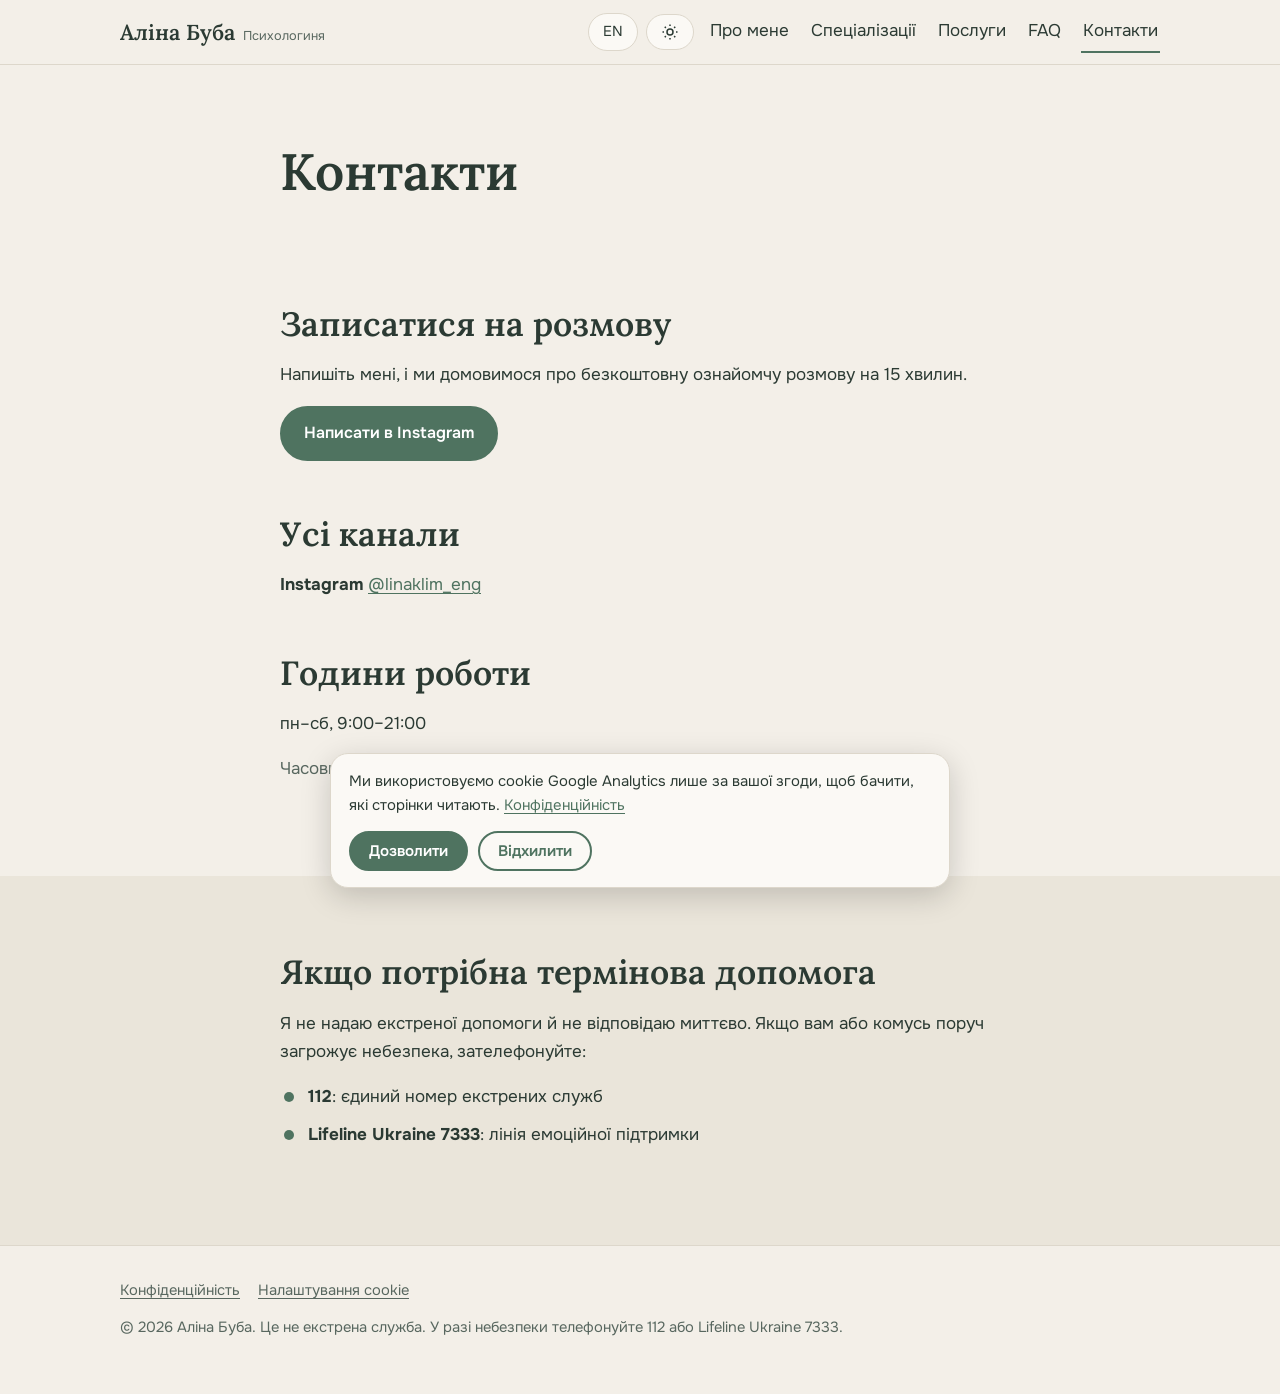
<file: contacts/index.html>
<!doctype html>
<html lang="uk">
<head>
<meta charset="utf-8">
<meta name="viewport" content="width=device-width,initial-scale=1,viewport-fit=cover">
<title>Контакти й запис до психологині Аліни Бубі</title>
<meta name="description" content="Як зв&#x27;язатися з психологинею Аліною Бубою та записатися на безкоштовну розмову: канали, години роботи, термінова допомога.">
<meta name="robots" content="index,follow">
<link rel="canonical" href="https://alinabuba.github.io/contacts/">
<link rel="alternate" hreflang="uk" href="https://alinabuba.github.io/contacts/">
<link rel="alternate" hreflang="en" href="https://alinabuba.github.io/en/contacts/">
<link rel="alternate" hreflang="x-default" href="https://alinabuba.github.io/contacts/">
<meta property="og:type" content="website"><meta property="og:site_name" content="Аліна Буба">
<meta property="og:title" content="Контакти й запис до психологині Аліни Бубі"><meta property="og:description" content="Як зв&#x27;язатися з психологинею Аліною Бубою та записатися на безкоштовну розмову: канали, години роботи, термінова допомога.">
<meta property="og:url" content="https://alinabuba.github.io/contacts/"><meta property="og:locale" content="uk_UA"><meta property="og:locale:alternate" content="en_US">
<meta property="og:image" content="https://alinabuba.github.io/og-image.png"><meta property="og:image:width" content="1200"><meta property="og:image:height" content="630"><meta property="og:image:alt" content="Аліна Буба, психологиня онлайн">
<meta name="twitter:card" content="summary_large_image"><meta name="twitter:title" content="Контакти й запис до психологині Аліни Бубі"><meta name="twitter:description" content="Як зв&#x27;язатися з психологинею Аліною Бубою та записатися на безкоштовну розмову: канали, години роботи, термінова допомога."><meta name="twitter:image" content="https://alinabuba.github.io/og-image.png">
<meta name="theme-color" media="(prefers-color-scheme: light)" content="#F3EFE8"><meta name="theme-color" media="(prefers-color-scheme: dark)" content="#1B211E">
<link rel="icon" href="/favicon.svg" type="image/svg+xml"><link rel="icon" href="/favicon-32.png" sizes="32x32" type="image/png">
<link rel="apple-touch-icon" href="/apple-touch-icon.png"><link rel="manifest" href="/site.webmanifest">
<link rel="preload" href="/fonts/lora-cyrillic.woff2" as="font" type="font/woff2" crossorigin><link rel="preload" href="/fonts/onest-cyrillic.woff2" as="font" type="font/woff2" crossorigin>
<script>(function(){try{var t=localStorage.getItem('theme');if(t==='light'||t==='dark')document.documentElement.setAttribute('data-theme',t)}catch(e){}document.documentElement.classList.add('js')})()</script>
<style>@font-face{font-family:'Lora';font-style:normal;font-weight:400 700;font-display:swap;src:url(/fonts/lora-cyrillic.woff2) format('woff2');unicode-range:U+0301, U+0400-045F, U+0490-0491, U+04B0-04B1, U+2116}@font-face{font-family:'Lora';font-style:normal;font-weight:400 700;font-display:swap;src:url(/fonts/lora-latin.woff2) format('woff2');unicode-range:U+0000-00FF, U+0131, U+0152-0153, U+02BB-02BC, U+02C6, U+02DA, U+02DC, U+0304, U+0308, U+0329, U+2000-206F, U+20AC, U+2122, U+2191, U+2193, U+2212, U+2215, U+FEFF, U+FFFD}@font-face{font-family:'Onest';font-style:normal;font-weight:400 700;font-display:swap;src:url(/fonts/onest-cyrillic.woff2) format('woff2');unicode-range:U+0301, U+0400-045F, U+0490-0491, U+04B0-04B1, U+2116}@font-face{font-family:'Onest';font-style:normal;font-weight:400 700;font-display:swap;src:url(/fonts/onest-latin.woff2) format('woff2');unicode-range:U+0000-00FF, U+0131, U+0152-0153, U+02BB-02BC, U+02C6, U+02DA, U+02DC, U+0304, U+0308, U+0329, U+2000-206F, U+20AC, U+2122, U+2191, U+2193, U+2212, U+2215, U+FEFF, U+FFFD}:root{--bg:#F3EFE8;--surface:#FBF9F5;--alt:#EAE5DA;--fg:#2B3A33;--muted:#58675F;--accent:#4F7360;--line:#DDD7CB;--onacc:#FFFFFF;--r:18px;color-scheme:light}@media (prefers-color-scheme:dark){:root:not([data-theme="light"]){--bg:#1B211E;--surface:#232B27;--alt:#202824;--fg:#E8EDE7;--muted:#A3B0A8;--accent:#9DBFA9;--line:#33403A;--onacc:#1B211E;color-scheme:dark}}:root[data-theme="dark"]{--bg:#1B211E;--surface:#232B27;--alt:#202824;--fg:#E8EDE7;--muted:#A3B0A8;--accent:#9DBFA9;--line:#33403A;--onacc:#1B211E;color-scheme:dark}
*{box-sizing:border-box}html{scroll-behavior:smooth;-webkit-text-size-adjust:100%}
@media (prefers-reduced-motion:reduce){html{scroll-behavior:auto}*{transition:none!important;animation:none!important}}
body{margin:0;background:var(--bg);color:var(--fg);font:400 clamp(1rem,.96rem + .2vw,1.0625rem)/1.65 Onest,system-ui,sans-serif}
h1,h2,h3{font-family:Lora,Georgia,serif;line-height:1.2;font-weight:600;margin:0 0 .5em;text-wrap:balance}
h1{font-size:clamp(2rem,1.4rem + 2.6vw,3.2rem)}h2{font-size:clamp(1.5rem,1.2rem + 1.4vw,2.1rem)}h3{font-size:1.2rem}
p{margin:0 0 1em}a{color:var(--accent);text-underline-offset:3px}img{max-width:100%}
.mt{margin-top:1.6em}.muted{color:var(--muted)}code{background:var(--alt);padding:0 .3em;border-radius:4px}
.wrap{max-width:1080px;margin:0 auto;padding-left:max(20px,env(safe-area-inset-left));padding-right:max(20px,env(safe-area-inset-right))}
.narrow{max-width:760px}
section{padding:clamp(40px,6vw,76px) 0}.alt{background:var(--alt)}
:focus-visible{outline:3px solid var(--accent);outline-offset:3px;border-radius:4px}
.skip{position:absolute;left:-999px;top:8px;background:var(--surface);padding:8px 14px;border-radius:8px;z-index:100}.skip:focus{left:8px}
.demo{background:#FFE98A;color:#2B2B2B;text-align:center;padding:6px 12px;font-size:.9rem}
mark.ph{background:#FFE98A;color:#2B2B2B;padding:0 .25em;border-radius:4px}
header.top{position:sticky;top:0;z-index:20;background:var(--bg);border-bottom:1px solid var(--line)}
.bar{display:flex;align-items:center;gap:14px;min-height:64px;flex-wrap:wrap;padding-top:6px;padding-bottom:6px}
.logo{font:600 1.35rem Lora,Georgia,serif;color:var(--fg);text-decoration:none;margin-right:auto}
.logo small{font:400 .8rem Onest,sans-serif;color:var(--muted);margin-left:8px}
nav.nav{display:flex;gap:4px 18px;flex-wrap:wrap}nav.nav a{color:var(--fg);text-decoration:none;padding:6px 2px;border-bottom:2px solid transparent}
nav.nav a:hover,nav.nav a[aria-current]{border-color:var(--accent)}
.tools{display:flex;gap:8px;align-items:center}
.pill,.burger{border:1px solid var(--line);background:var(--surface);color:var(--fg);border-radius:999px;padding:6px 14px;font:inherit;font-size:.9rem;cursor:pointer;text-decoration:none;display:inline-flex;align-items:center;min-height:36px}
.burger{display:none}
#theme svg{width:18px;height:18px;fill:none;stroke:currentColor;stroke-width:2}
@media (max-width:760px){
.js .burger{display:inline-flex}.js nav.nav{display:none;width:100%;flex-direction:column;order:5;padding-bottom:10px}.js nav.nav.open{display:flex}
.logo small{display:none}}
.btn{display:inline-block;background:var(--accent);color:var(--onacc);padding:12px 22px;border-radius:999px;text-decoration:none;font-weight:600;border:2px solid var(--accent);cursor:pointer;font-family:inherit;font-size:1rem}
.btn:hover{filter:brightness(1.07)}.btn.ghost{background:transparent;color:var(--accent)}
.actions{display:flex;gap:12px;flex-wrap:wrap;margin:1.4em 0}
.eyebrow{color:var(--accent);font-weight:600;letter-spacing:.08em;text-transform:uppercase;font-size:.85rem}
.lead{font-size:clamp(1.08rem,1rem + .4vw,1.25rem);color:var(--muted)}
.chips{display:flex;flex-wrap:wrap;gap:8px;list-style:none;padding:0;margin:0}
.chips li{border:1px solid var(--line);background:var(--surface);padding:4px 14px;border-radius:999px;font-size:.9rem}
.hero{display:grid;gap:36px;align-items:center}
@media (min-width:860px){.hero{grid-template-columns:1.25fr .75fr}}
.hero-sec{padding-top:clamp(28px,5vw,64px)}
.photo{margin:0;border-radius:999px 999px var(--r) var(--r);overflow:hidden;background:var(--alt);border:1px solid var(--line);aspect-ratio:4/5;width:100%;max-width:440px;justify-self:center}
.photo img{width:100%;height:100%;object-fit:cover;display:block}
.photo.empty{display:grid;place-items:center;text-align:center;padding:24px}
.about-teaser{display:grid;gap:32px;align-items:center}
@media (min-width:760px){.about-teaser{grid-template-columns:.7fr 1.3fr}}
.grid{display:grid;gap:18px;grid-template-columns:repeat(auto-fit,minmax(min(240px,100%),1fr))}
.card{background:var(--surface);border:1px solid var(--line);border-radius:var(--r);padding:22px}
.card h3{margin-bottom:.4em}.card p:last-child{margin-bottom:0}
.link-card{text-decoration:none;color:var(--fg);transition:transform .15s,border-color .15s}.link-card:hover{transform:translateY(-2px);border-color:var(--accent)}
.price{font:600 1.7rem Lora,Georgia,serif;margin:0}
.ticks{list-style:none;padding:0;margin:0 0 1.2em}.ticks li{padding-left:28px;position:relative;margin-bottom:.6em}
.ticks li::before{content:"";position:absolute;left:4px;top:.55em;width:10px;height:10px;border-radius:50%;background:var(--accent)}
.ticks.plain li{padding-left:0}.ticks.plain li::before{display:none}
.steps{counter-reset:s;list-style:none;padding:0;margin:0 0 1em;display:grid;gap:18px;grid-template-columns:repeat(auto-fit,minmax(min(240px,100%),1fr))}
.steps li{counter-increment:s;background:var(--surface);border:1px solid var(--line);border-radius:var(--r);padding:22px}
.steps li::before{content:counter(s);display:grid;place-items:center;width:34px;height:34px;border-radius:50%;background:var(--accent);color:var(--onacc);font-weight:600;margin-bottom:10px}
.alt .steps li{background:var(--surface)}
.timeline{list-style:none;padding:0;margin:0 0 1em}.timeline li{display:grid;gap:2px 18px;padding:14px 0;border-top:1px solid var(--line)}
.timeline .when{color:var(--accent);font-weight:600}
@media (min-width:640px){.timeline li{grid-template-columns:120px 1fr}}
.band{background:var(--accent);color:var(--onacc);text-align:center}
.band .btn{background:var(--onacc);color:var(--accent);border-color:var(--onacc)}
.page-head{padding-bottom:0}
.notice{background:var(--surface);border:1px solid var(--line);border-left:4px solid var(--accent);padding:10px 16px;border-radius:8px}
details{background:var(--surface);border:1px solid var(--line);border-radius:var(--r);margin-bottom:12px;padding:0 20px}
summary{cursor:pointer;font-weight:600;padding:16px 0;list-style:none;display:flex;justify-content:space-between;gap:12px}
summary::-webkit-details-marker{display:none}summary::after{content:"+";color:var(--accent);font-size:1.4rem;line-height:1}details[open] summary::after{content:"–"}
.ans{padding-bottom:6px}
footer.foot{border-top:1px solid var(--line);padding:32px 0 40px;color:var(--muted);font-size:.92rem}
.foot .wrap{display:grid;gap:12px}.foot nav{display:flex;gap:6px 18px;flex-wrap:wrap}
.foot a,.foot button{color:var(--muted)}.foot button{background:none;border:0;font:inherit;text-decoration:underline;cursor:pointer;padding:0;text-underline-offset:3px}
#consent{position:fixed;left:max(12px,env(safe-area-inset-left));right:max(12px,env(safe-area-inset-right));bottom:12px;z-index:50;max-width:620px;margin:0 auto;background:var(--surface);border:1px solid var(--line);border-radius:var(--r);padding:16px 18px;box-shadow:0 8px 30px rgba(0,0,0,.18)}
#consent[hidden]{display:none}#consent p{margin:0 0 12px;font-size:.93rem}#consent .row{display:flex;gap:10px;flex-wrap:wrap}
#consent .btn{padding:8px 18px;font-size:.95rem}
.nf{text-align:center;padding:12vh 0}
</style>
<script type="application/ld+json">{"@context": "https://schema.org", "@type": "WebSite", "name": "Аліна Буба", "url": "https://alinabuba.github.io/", "inLanguage": "uk"}</script><script type="application/ld+json">{"@context": "https://schema.org", "@type": "BreadcrumbList", "itemListElement": [{"@type": "ListItem", "position": 1, "name": "Головна", "item": "https://alinabuba.github.io/"}, {"@type": "ListItem", "position": 2, "name": "Контакти", "item": "https://alinabuba.github.io/contacts/"}]}</script>
</head>
<body>
<a class="skip" href="#main">До змісту</a>
<header class="top"><div class="wrap bar">
<a class="logo" href="/">Аліна Буба<small>Психологиня</small></a>
<div class="tools"><a class="pill" href="/en/contacts/" hreflang="en" lang="en" data-track="lang_switch" data-label="en">EN</a><button class="pill" id="theme" type="button" aria-label="Змінити тему"><svg viewBox="0 0 24 24" aria-hidden="true"><circle cx="12" cy="12" r="4"/><path d="M12 2v2M12 20v2M2 12h2M20 12h2M5 5l1.5 1.5M17.5 17.5 19 19M5 19l1.5-1.5M17.5 6.5 19 5"/></svg></button>
<button class="burger" id="burger" type="button" aria-expanded="false" aria-controls="nav">Меню</button></div>
<nav class="nav" id="nav" aria-label="Основна навігація"><a href="/about/">Про мене</a><a href="/specializations/">Спеціалізації</a><a href="/services/">Послуги</a><a href="/faq/">FAQ</a><a href="/contacts/" aria-current=page>Контакти</a></nav>
</div></header>
<main id="main">
<section class="page-head"><div class="wrap narrow"><h1>Контакти</h1></div></section>
<section id="book"><div class="wrap narrow">
<h2>Записатися на розмову</h2>
<p>Напишіть мені, і ми домовимося про безкоштовну ознайомчу розмову на 15 хвилин.</p>
<p><a class="btn" href="https://www.instagram.com/linaklim_eng/" target="_blank" rel="noopener" data-track="contact_click" data-label="instagram_book">Написати в Instagram</a></p>
<h2 class="mt">Усі канали</h2>
<ul class="ticks plain"><li><strong>Instagram</strong> <a href="https://www.instagram.com/linaklim_eng/" target="_blank" rel="noopener" data-track="contact_click" data-label="instagram">@linaklim_eng</a></li></ul>
<h2 class="mt">Години роботи</h2>
<p>пн–сб, 9:00–21:00</p>
<p class="muted">Часовий пояс: Київ.</p>
</div></section>
<section class="alt"><div class="wrap narrow">
<h2>Якщо потрібна термінова допомога</h2>
<p>Я не надаю екстреної допомоги й не відповідаю миттєво. Якщо вам або комусь поруч загрожує небезпека, зателефонуйте:</p>
<ul class="ticks"><li><strong>112</strong>: єдиний номер екстрених служб</li>
<li><strong>Lifeline Ukraine 7333</strong>: лінія емоційної підтримки</li></ul>
</div></section></main>
<footer class="foot"><div class="wrap"><nav><a href="/privacy/">Конфіденційність</a><button type="button" data-cookie-settings>Налаштування cookie</button></nav><p>© 2026 Аліна Буба. Це не екстрена служба. У разі небезпеки телефонуйте 112 або Lifeline Ukraine 7333.</p></div></footer>
<div id="consent" role="dialog" aria-label="Cookie" hidden><p>Ми використовуємо cookie Google Analytics лише за вашої згоди, щоб бачити, які сторінки читають. <a href="/privacy/">Конфіденційність</a></p>
<div class="row"><button class="btn" id="c-yes" type="button">Дозволити</button><button class="btn ghost" id="c-no" type="button">Відхилити</button></div></div>
<script>
(function(){
var GA='G-PJW885J5PS',L=document.documentElement.lang==='en'?'en':'ua';
window.dataLayer=window.dataLayer||[];function gtag(){dataLayer.push(arguments)}window.gtag=gtag;
gtag('consent','default',{analytics_storage:'denied',ad_storage:'denied',ad_user_data:'denied',ad_personalization:'denied',wait_for_update:500});
var KEY='cookie-consent',box=document.getElementById('consent');
function get(){try{return localStorage.getItem(KEY)}catch(e){return null}}
function set(v){try{localStorage.setItem(KEY,v)}catch(e){}}
var loaded=false;
function loadGA(){if(loaded)return;loaded=true;var s=document.createElement('script');s.async=true;s.src='https://www.googletagmanager.com/gtag/js?id='+GA;document.head.appendChild(s);
gtag('js',new Date());gtag('config',GA,{allow_google_signals:false,allow_ad_personalization_signals:false})}
function clearCookies(){var names=document.cookie.split(';').map(function(c){return c.split('=')[0].trim()}).filter(function(n){return n==='_ga'||n.indexOf('_ga_')===0});
var parts=location.hostname.split('.'),doms=[''];for(var i=0;i<parts.length-1;i++)doms.push(';domain=.'+parts.slice(i).join('.'));
names.forEach(function(n){doms.forEach(function(d){document.cookie=n+'=;expires=Thu, 01 Jan 1970 00:00:00 GMT;path=/'+d})})}
function apply(v){if(v==='granted'){gtag('consent','update',{analytics_storage:'granted'});loadGA()}else{gtag('consent','update',{analytics_storage:'denied'});clearCookies()}}
function choose(v){set(v);box.hidden=true;apply(v)}
var saved=get();if(saved)apply(saved);else box.hidden=false;
document.getElementById('c-yes').onclick=function(){choose('granted')};
document.getElementById('c-no').onclick=function(){choose('denied')};
document.querySelectorAll('[data-cookie-settings]').forEach(function(b){b.onclick=function(){box.hidden=false;document.getElementById('c-yes').focus()}});
function track(n,p){if(get()==='granted'&&loaded)gtag('event',n,p||{})}
document.addEventListener('click',function(e){var a=e.target.closest('[data-track]');if(a)track(a.dataset.track,{label:a.dataset.label})});
document.querySelectorAll('details').forEach(function(d){d.addEventListener('toggle',function(){if(d.open)track('faq_open',{label:d.querySelector('summary').textContent})})});
if(location.hash){var t=document.querySelector('details'+location.hash);if(t)t.open=true}
var seen={};window.addEventListener('scroll',function(){var h=document.documentElement,p=(h.scrollTop+innerHeight)/h.scrollHeight*100;[50,90].forEach(function(x){if(p>=x&&!seen[x]){seen[x]=1;track('scroll_depth',{label:x+'%'})}})},{passive:true});
var th=document.getElementById('theme');th.onclick=function(){var r=document.documentElement,cur=r.getAttribute('data-theme')||(matchMedia('(prefers-color-scheme:dark)').matches?'dark':'light'),n=cur==='dark'?'light':'dark';r.setAttribute('data-theme',n);try{localStorage.setItem('theme',n)}catch(e){}track('theme_change',{label:n})};
var bg=document.getElementById('burger'),nv=document.getElementById('nav');bg.onclick=function(){var o=nv.classList.toggle('open');bg.setAttribute('aria-expanded',o)};
})();
</script>
</body></html>
</file>
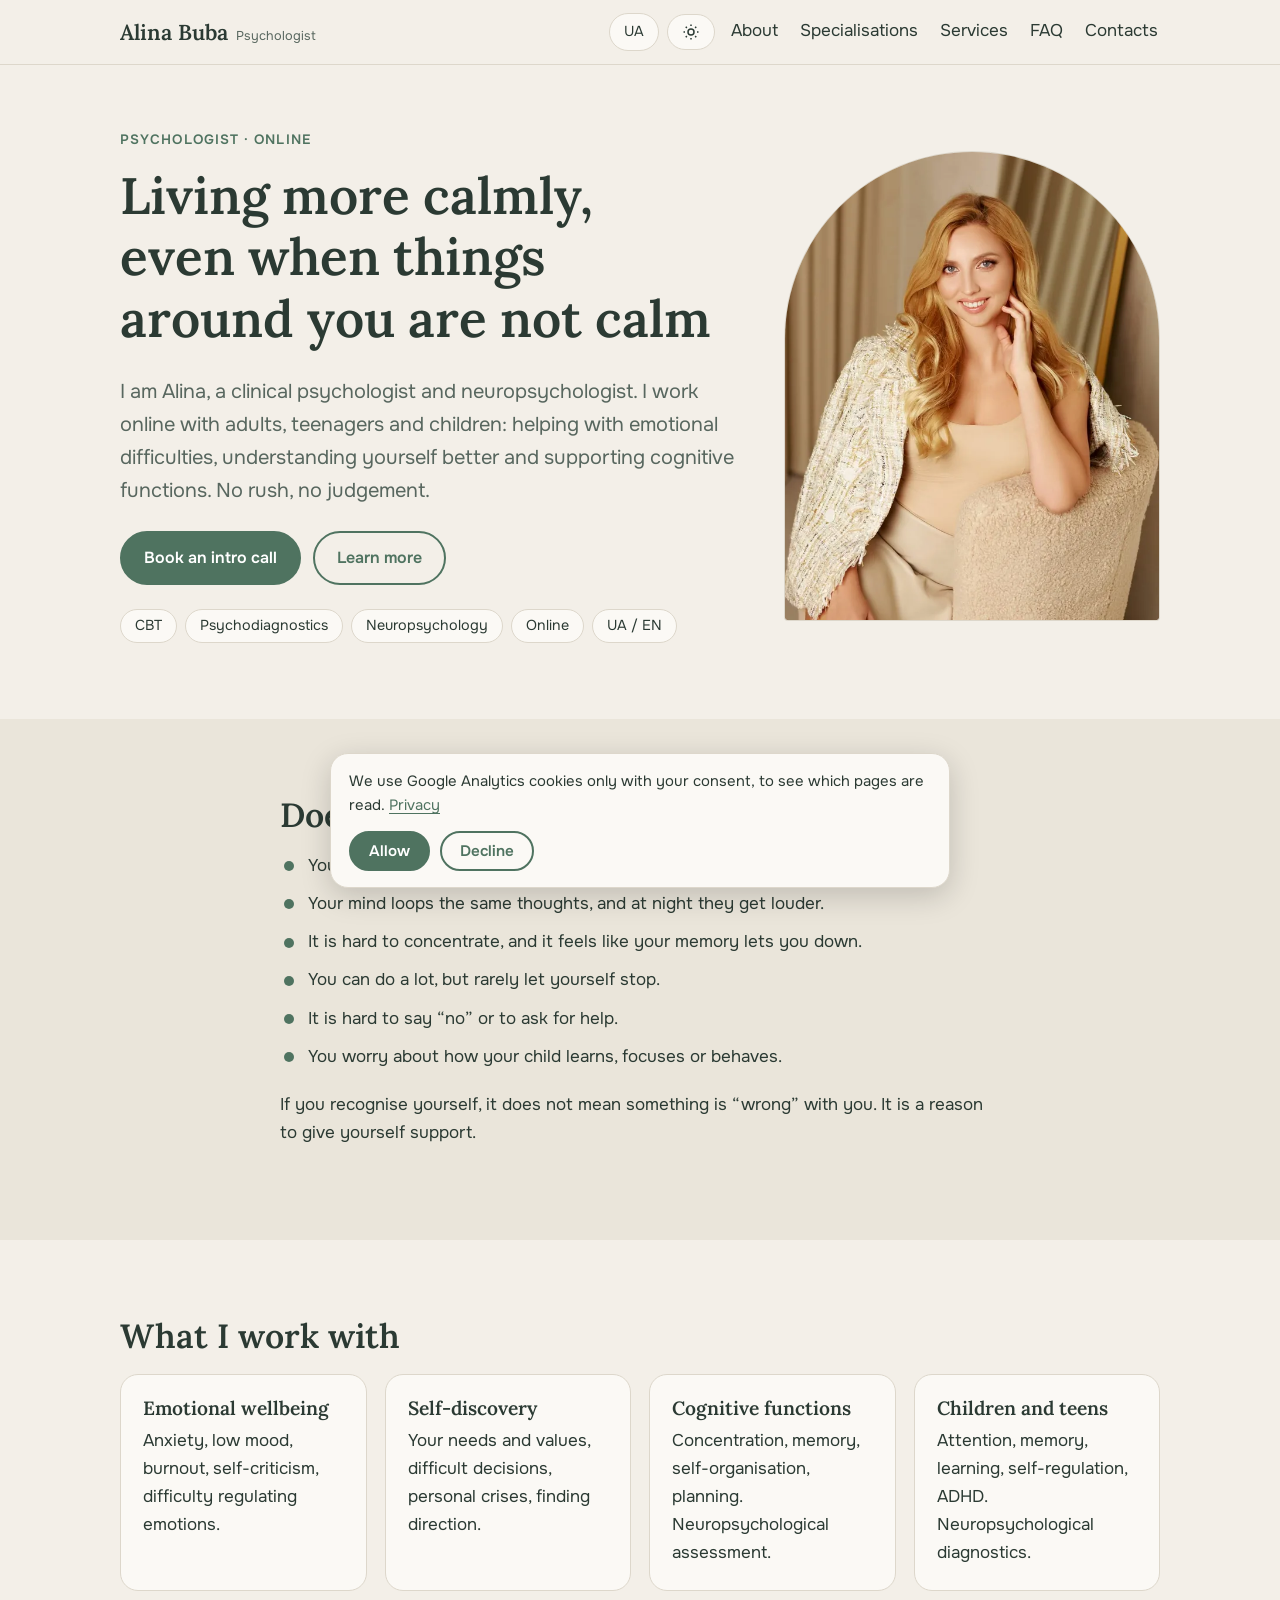
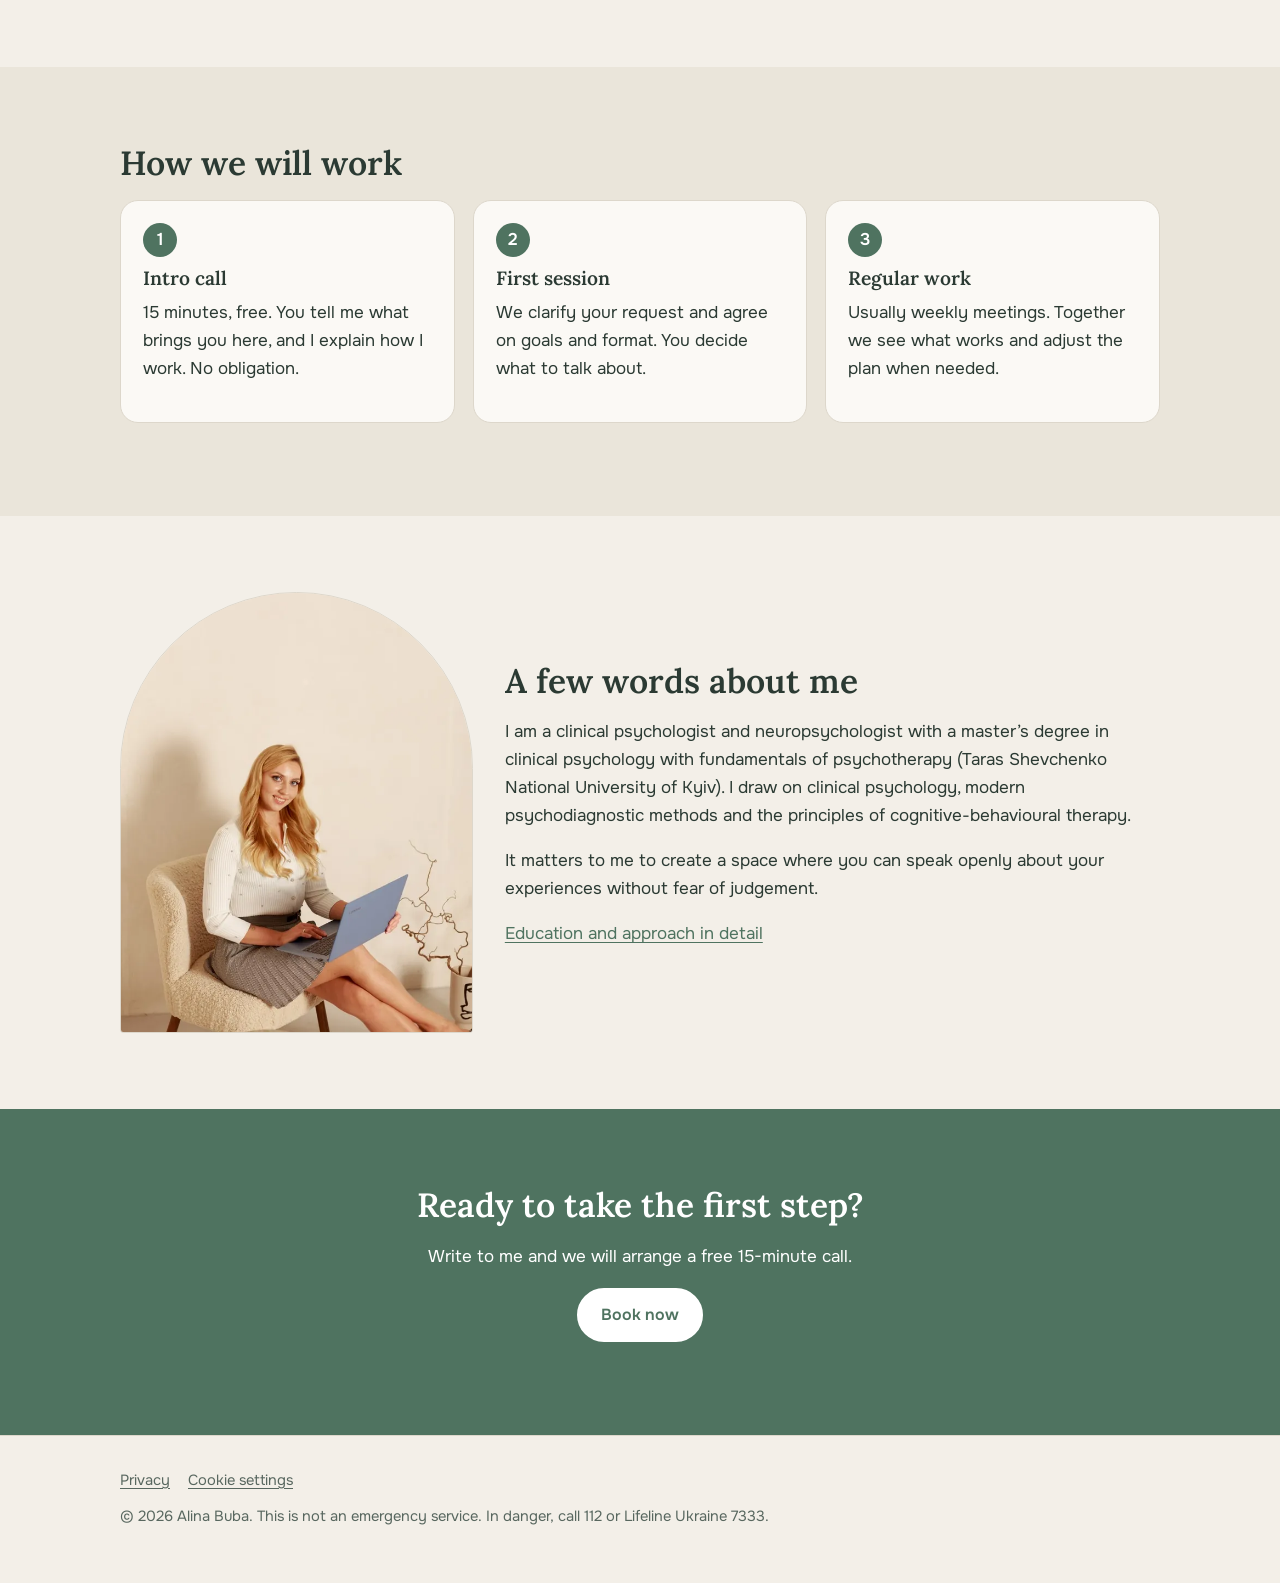
<file: en/index.html>
<!doctype html>
<html lang="en">
<head>
<meta charset="utf-8">
<meta name="viewport" content="width=device-width,initial-scale=1,viewport-fit=cover">
<title>Alina Buba, online psychologist: CBT, neuropsychology, children and adults</title>
<meta name="description" content="Alina Buba: clinical psychologist and neuropsychologist. Online for adults, teens and children: anxiety, burnout, self-esteem, attention and memory, ADHD. Free 15-minute intro call.">
<meta name="robots" content="index,follow">
<link rel="canonical" href="https://alinabuba.github.io/en/">
<link rel="alternate" hreflang="uk" href="https://alinabuba.github.io/">
<link rel="alternate" hreflang="en" href="https://alinabuba.github.io/en/">
<link rel="alternate" hreflang="x-default" href="https://alinabuba.github.io/">
<meta property="og:type" content="website"><meta property="og:site_name" content="Alina Buba">
<meta property="og:title" content="Alina Buba, online psychologist: CBT, neuropsychology, children and adults"><meta property="og:description" content="Alina Buba: clinical psychologist and neuropsychologist. Online for adults, teens and children: anxiety, burnout, self-esteem, attention and memory, ADHD. Free 15-minute intro call.">
<meta property="og:url" content="https://alinabuba.github.io/en/"><meta property="og:locale" content="en_US"><meta property="og:locale:alternate" content="uk_UA">
<meta property="og:image" content="https://alinabuba.github.io/og-image.png"><meta property="og:image:width" content="1200"><meta property="og:image:height" content="630"><meta property="og:image:alt" content="Alina Buba, online psychologist">
<meta name="twitter:card" content="summary_large_image"><meta name="twitter:title" content="Alina Buba, online psychologist: CBT, neuropsychology, children and adults"><meta name="twitter:description" content="Alina Buba: clinical psychologist and neuropsychologist. Online for adults, teens and children: anxiety, burnout, self-esteem, attention and memory, ADHD. Free 15-minute intro call."><meta name="twitter:image" content="https://alinabuba.github.io/og-image.png">
<meta name="theme-color" media="(prefers-color-scheme: light)" content="#F3EFE8"><meta name="theme-color" media="(prefers-color-scheme: dark)" content="#1B211E">
<link rel="icon" href="/favicon.svg" type="image/svg+xml"><link rel="icon" href="/favicon-32.png" sizes="32x32" type="image/png">
<link rel="apple-touch-icon" href="/apple-touch-icon.png"><link rel="manifest" href="/site.webmanifest">
<link rel="preload" href="/fonts/lora-latin.woff2" as="font" type="font/woff2" crossorigin><link rel="preload" href="/fonts/onest-latin.woff2" as="font" type="font/woff2" crossorigin>
<script>(function(){try{var t=localStorage.getItem('theme');if(t==='light'||t==='dark')document.documentElement.setAttribute('data-theme',t)}catch(e){}document.documentElement.classList.add('js')})()</script>
<style>@font-face{font-family:'Lora';font-style:normal;font-weight:400 700;font-display:swap;src:url(/fonts/lora-cyrillic.woff2) format('woff2');unicode-range:U+0301, U+0400-045F, U+0490-0491, U+04B0-04B1, U+2116}@font-face{font-family:'Lora';font-style:normal;font-weight:400 700;font-display:swap;src:url(/fonts/lora-latin.woff2) format('woff2');unicode-range:U+0000-00FF, U+0131, U+0152-0153, U+02BB-02BC, U+02C6, U+02DA, U+02DC, U+0304, U+0308, U+0329, U+2000-206F, U+20AC, U+2122, U+2191, U+2193, U+2212, U+2215, U+FEFF, U+FFFD}@font-face{font-family:'Onest';font-style:normal;font-weight:400 700;font-display:swap;src:url(/fonts/onest-cyrillic.woff2) format('woff2');unicode-range:U+0301, U+0400-045F, U+0490-0491, U+04B0-04B1, U+2116}@font-face{font-family:'Onest';font-style:normal;font-weight:400 700;font-display:swap;src:url(/fonts/onest-latin.woff2) format('woff2');unicode-range:U+0000-00FF, U+0131, U+0152-0153, U+02BB-02BC, U+02C6, U+02DA, U+02DC, U+0304, U+0308, U+0329, U+2000-206F, U+20AC, U+2122, U+2191, U+2193, U+2212, U+2215, U+FEFF, U+FFFD}:root{--bg:#F3EFE8;--surface:#FBF9F5;--alt:#EAE5DA;--fg:#2B3A33;--muted:#58675F;--accent:#4F7360;--line:#DDD7CB;--onacc:#FFFFFF;--r:18px;color-scheme:light}@media (prefers-color-scheme:dark){:root:not([data-theme="light"]){--bg:#1B211E;--surface:#232B27;--alt:#202824;--fg:#E8EDE7;--muted:#A3B0A8;--accent:#9DBFA9;--line:#33403A;--onacc:#1B211E;color-scheme:dark}}:root[data-theme="dark"]{--bg:#1B211E;--surface:#232B27;--alt:#202824;--fg:#E8EDE7;--muted:#A3B0A8;--accent:#9DBFA9;--line:#33403A;--onacc:#1B211E;color-scheme:dark}
*{box-sizing:border-box}html{scroll-behavior:smooth;-webkit-text-size-adjust:100%}
@media (prefers-reduced-motion:reduce){html{scroll-behavior:auto}*{transition:none!important;animation:none!important}}
body{margin:0;background:var(--bg);color:var(--fg);font:400 clamp(1rem,.96rem + .2vw,1.0625rem)/1.65 Onest,system-ui,sans-serif}
h1,h2,h3{font-family:Lora,Georgia,serif;line-height:1.2;font-weight:600;margin:0 0 .5em;text-wrap:balance}
h1{font-size:clamp(2rem,1.4rem + 2.6vw,3.2rem)}h2{font-size:clamp(1.5rem,1.2rem + 1.4vw,2.1rem)}h3{font-size:1.2rem}
p{margin:0 0 1em}a{color:var(--accent);text-underline-offset:3px}img{max-width:100%}
.mt{margin-top:1.6em}.muted{color:var(--muted)}code{background:var(--alt);padding:0 .3em;border-radius:4px}
.wrap{max-width:1080px;margin:0 auto;padding-left:max(20px,env(safe-area-inset-left));padding-right:max(20px,env(safe-area-inset-right))}
.narrow{max-width:760px}
section{padding:clamp(40px,6vw,76px) 0}.alt{background:var(--alt)}
:focus-visible{outline:3px solid var(--accent);outline-offset:3px;border-radius:4px}
.skip{position:absolute;left:-999px;top:8px;background:var(--surface);padding:8px 14px;border-radius:8px;z-index:100}.skip:focus{left:8px}
.demo{background:#FFE98A;color:#2B2B2B;text-align:center;padding:6px 12px;font-size:.9rem}
mark.ph{background:#FFE98A;color:#2B2B2B;padding:0 .25em;border-radius:4px}
header.top{position:sticky;top:0;z-index:20;background:var(--bg);border-bottom:1px solid var(--line)}
.bar{display:flex;align-items:center;gap:14px;min-height:64px;flex-wrap:wrap;padding-top:6px;padding-bottom:6px}
.logo{font:600 1.35rem Lora,Georgia,serif;color:var(--fg);text-decoration:none;margin-right:auto}
.logo small{font:400 .8rem Onest,sans-serif;color:var(--muted);margin-left:8px}
nav.nav{display:flex;gap:4px 18px;flex-wrap:wrap}nav.nav a{color:var(--fg);text-decoration:none;padding:6px 2px;border-bottom:2px solid transparent}
nav.nav a:hover,nav.nav a[aria-current]{border-color:var(--accent)}
.tools{display:flex;gap:8px;align-items:center}
.pill,.burger{border:1px solid var(--line);background:var(--surface);color:var(--fg);border-radius:999px;padding:6px 14px;font:inherit;font-size:.9rem;cursor:pointer;text-decoration:none;display:inline-flex;align-items:center;min-height:36px}
.burger{display:none}
#theme svg{width:18px;height:18px;fill:none;stroke:currentColor;stroke-width:2}
@media (max-width:760px){
.js .burger{display:inline-flex}.js nav.nav{display:none;width:100%;flex-direction:column;order:5;padding-bottom:10px}.js nav.nav.open{display:flex}
.logo small{display:none}}
.btn{display:inline-block;background:var(--accent);color:var(--onacc);padding:12px 22px;border-radius:999px;text-decoration:none;font-weight:600;border:2px solid var(--accent);cursor:pointer;font-family:inherit;font-size:1rem}
.btn:hover{filter:brightness(1.07)}.btn.ghost{background:transparent;color:var(--accent)}
.actions{display:flex;gap:12px;flex-wrap:wrap;margin:1.4em 0}
.eyebrow{color:var(--accent);font-weight:600;letter-spacing:.08em;text-transform:uppercase;font-size:.85rem}
.lead{font-size:clamp(1.08rem,1rem + .4vw,1.25rem);color:var(--muted)}
.chips{display:flex;flex-wrap:wrap;gap:8px;list-style:none;padding:0;margin:0}
.chips li{border:1px solid var(--line);background:var(--surface);padding:4px 14px;border-radius:999px;font-size:.9rem}
.hero{display:grid;gap:36px;align-items:center}
@media (min-width:860px){.hero{grid-template-columns:1.25fr .75fr}}
.hero-sec{padding-top:clamp(28px,5vw,64px)}
.photo{margin:0;border-radius:999px 999px var(--r) var(--r);overflow:hidden;background:var(--alt);border:1px solid var(--line);aspect-ratio:4/5;width:100%;max-width:440px;justify-self:center}
.photo img{width:100%;height:100%;object-fit:cover;display:block}
.photo.empty{display:grid;place-items:center;text-align:center;padding:24px}
.about-teaser{display:grid;gap:32px;align-items:center}
@media (min-width:760px){.about-teaser{grid-template-columns:.7fr 1.3fr}}
.grid{display:grid;gap:18px;grid-template-columns:repeat(auto-fit,minmax(min(240px,100%),1fr))}
.card{background:var(--surface);border:1px solid var(--line);border-radius:var(--r);padding:22px}
.card h3{margin-bottom:.4em}.card p:last-child{margin-bottom:0}
.link-card{text-decoration:none;color:var(--fg);transition:transform .15s,border-color .15s}.link-card:hover{transform:translateY(-2px);border-color:var(--accent)}
.price{font:600 1.7rem Lora,Georgia,serif;margin:0}
.ticks{list-style:none;padding:0;margin:0 0 1.2em}.ticks li{padding-left:28px;position:relative;margin-bottom:.6em}
.ticks li::before{content:"";position:absolute;left:4px;top:.55em;width:10px;height:10px;border-radius:50%;background:var(--accent)}
.ticks.plain li{padding-left:0}.ticks.plain li::before{display:none}
.steps{counter-reset:s;list-style:none;padding:0;margin:0 0 1em;display:grid;gap:18px;grid-template-columns:repeat(auto-fit,minmax(min(240px,100%),1fr))}
.steps li{counter-increment:s;background:var(--surface);border:1px solid var(--line);border-radius:var(--r);padding:22px}
.steps li::before{content:counter(s);display:grid;place-items:center;width:34px;height:34px;border-radius:50%;background:var(--accent);color:var(--onacc);font-weight:600;margin-bottom:10px}
.alt .steps li{background:var(--surface)}
.timeline{list-style:none;padding:0;margin:0 0 1em}.timeline li{display:grid;gap:2px 18px;padding:14px 0;border-top:1px solid var(--line)}
.timeline .when{color:var(--accent);font-weight:600}
@media (min-width:640px){.timeline li{grid-template-columns:120px 1fr}}
.band{background:var(--accent);color:var(--onacc);text-align:center}
.band .btn{background:var(--onacc);color:var(--accent);border-color:var(--onacc)}
.page-head{padding-bottom:0}
.notice{background:var(--surface);border:1px solid var(--line);border-left:4px solid var(--accent);padding:10px 16px;border-radius:8px}
details{background:var(--surface);border:1px solid var(--line);border-radius:var(--r);margin-bottom:12px;padding:0 20px}
summary{cursor:pointer;font-weight:600;padding:16px 0;list-style:none;display:flex;justify-content:space-between;gap:12px}
summary::-webkit-details-marker{display:none}summary::after{content:"+";color:var(--accent);font-size:1.4rem;line-height:1}details[open] summary::after{content:"–"}
.ans{padding-bottom:6px}
footer.foot{border-top:1px solid var(--line);padding:32px 0 40px;color:var(--muted);font-size:.92rem}
.foot .wrap{display:grid;gap:12px}.foot nav{display:flex;gap:6px 18px;flex-wrap:wrap}
.foot a,.foot button{color:var(--muted)}.foot button{background:none;border:0;font:inherit;text-decoration:underline;cursor:pointer;padding:0;text-underline-offset:3px}
#consent{position:fixed;left:max(12px,env(safe-area-inset-left));right:max(12px,env(safe-area-inset-right));bottom:12px;z-index:50;max-width:620px;margin:0 auto;background:var(--surface);border:1px solid var(--line);border-radius:var(--r);padding:16px 18px;box-shadow:0 8px 30px rgba(0,0,0,.18)}
#consent[hidden]{display:none}#consent p{margin:0 0 12px;font-size:.93rem}#consent .row{display:flex;gap:10px;flex-wrap:wrap}
#consent .btn{padding:8px 18px;font-size:.95rem}
.nf{text-align:center;padding:12vh 0}
</style>
<script type="application/ld+json">{"@context": "https://schema.org", "@type": "WebSite", "name": "Alina Buba", "url": "https://alinabuba.github.io/en/", "inLanguage": "en"}</script><script type="application/ld+json">{"@type": "ProfessionalService", "name": "Alina Buba, online psychologist", "url": "https://alinabuba.github.io/en/", "image": "https://alinabuba.github.io/og-image.png", "areaServed": "UA", "availableLanguage": ["uk", "en"], "openingHours": "Mo-Sa 09:00-21:00", "priceRange": "800 UAH", "founder": {"@type": "Person", "name": "Alina Buba", "jobTitle": "Psychologist", "knowsAbout": ["Cognitive behavioural therapy", "Neuropsychology", "Psychodiagnostics", "Anxiety", "Burnout", "Self-esteem", "ADHD"], "knowsLanguage": ["uk", "en", "fr"], "alumniOf": {"@type": "CollegeOrUniversity", "name": "Taras Shevchenko National University of Kyiv"}, "sameAs": ["https://www.instagram.com/linaklim_eng/"]}, "sameAs": ["https://www.instagram.com/linaklim_eng/"], "@context": "https://schema.org"}</script><script type="application/ld+json">{"@type": "Person", "name": "Alina Buba", "jobTitle": "Psychologist", "knowsAbout": ["Cognitive behavioural therapy", "Neuropsychology", "Psychodiagnostics", "Anxiety", "Burnout", "Self-esteem", "ADHD"], "knowsLanguage": ["uk", "en", "fr"], "alumniOf": {"@type": "CollegeOrUniversity", "name": "Taras Shevchenko National University of Kyiv"}, "sameAs": ["https://www.instagram.com/linaklim_eng/"], "@context": "https://schema.org"}</script>
</head>
<body>
<a class="skip" href="#main">Skip to content</a>
<header class="top"><div class="wrap bar">
<a class="logo" href="/en/">Alina Buba<small>Psychologist</small></a>
<div class="tools"><a class="pill" href="/" hreflang="uk" lang="uk" data-track="lang_switch" data-label="ua">UA</a><button class="pill" id="theme" type="button" aria-label="Toggle theme"><svg viewBox="0 0 24 24" aria-hidden="true"><circle cx="12" cy="12" r="4"/><path d="M12 2v2M12 20v2M2 12h2M20 12h2M5 5l1.5 1.5M17.5 17.5 19 19M5 19l1.5-1.5M17.5 6.5 19 5"/></svg></button>
<button class="burger" id="burger" type="button" aria-expanded="false" aria-controls="nav">Menu</button></div>
<nav class="nav" id="nav" aria-label="Main navigation"><a href="/en/about/">About</a><a href="/en/specializations/">Specialisations</a><a href="/en/services/">Services</a><a href="/en/faq/">FAQ</a><a href="/en/contacts/">Contacts</a></nav>
</div></header>
<main id="main">
<section class="hero-sec"><div class="wrap hero">
<div class="hero-text">
<p class="eyebrow">Psychologist · online</p>
<h1>Living more calmly, even when things around you are not calm</h1>
<p class="lead">I am Alina, a clinical psychologist and neuropsychologist. I work online with adults, teenagers and children: helping with emotional difficulties, understanding yourself better and supporting cognitive functions. No rush, no judgement.</p>
<p class="actions"><a class="btn" href="/en/contacts/#book" data-track="cta_click" data-label="hero">Book an intro call</a>
<a class="btn ghost" href="/en/about/" data-track="cta_click" data-label="hero_about">Learn more</a></p>
<ul class="chips"><li>CBT</li><li>Psychodiagnostics</li><li>Neuropsychology</li><li>Online</li><li>UA / EN</li></ul>
</div>
<figure class="photo"><img src="/img/alina-portrait-1024.webp" srcset="/img/alina-portrait-640.webp 640w, /img/alina-portrait-1024.webp 1024w" sizes="(max-width:760px) 90vw, 440px" width="1024" height="1280" alt="Alina, psychologist, smiling while seated in an armchair" fetchpriority="high"></figure>
</div></section>

<section class="alt"><div class="wrap narrow">
<h2>Does this sound familiar?</h2>
<ul class="ticks"><li>You wake up already tired, before the day has even begun.</li><li>Your mind loops the same thoughts, and at night they get louder.</li><li>It is hard to concentrate, and it feels like your memory lets you down.</li><li>You can do a lot, but rarely let yourself stop.</li><li>It is hard to say “no” or to ask for help.</li><li>You worry about how your child learns, focuses or behaves.</li></ul>
<p>If you recognise yourself, it does not mean something is “wrong” with you. It is a reason to give yourself support.</p>
</div></section>

<section><div class="wrap">
<h2>What I work with</h2>
<div class="grid"><a class="card link-card" href="/en/specializations/#emotions"><h3>Emotional wellbeing</h3><p>Anxiety, low mood, burnout, self-criticism, difficulty regulating emotions.</p></a><a class="card link-card" href="/en/specializations/#self-discovery"><h3>Self-discovery</h3><p>Your needs and values, difficult decisions, personal crises, finding direction.</p></a><a class="card link-card" href="/en/specializations/#neuropsychology"><h3>Cognitive functions</h3><p>Concentration, memory, self-organisation, planning. Neuropsychological assessment.</p></a><a class="card link-card" href="/en/specializations/#children"><h3>Children and teens</h3><p>Attention, memory, learning, self-regulation, ADHD. Neuropsychological diagnostics.</p></a></div>
</div></section>

<section class="alt"><div class="wrap">
<h2>How we will work</h2>
<ol class="steps">
<li><h3>Intro call</h3><p>15 minutes, free. You tell me what brings you here, and I explain how I work. No obligation.</p></li>
<li><h3>First session</h3><p>We clarify your request and agree on goals and format. You decide what to talk about.</p></li>
<li><h3>Regular work</h3><p>Usually weekly meetings. Together we see what works and adjust the plan when needed.</p></li>
</ol>
</div></section>

<section><div class="wrap about-teaser">
<figure class="photo"><img src="/img/alina-work-853.webp" srcset="/img/alina-work-640.webp 640w, /img/alina-work-853.webp 853w" sizes="(max-width:760px) 90vw, 360px" width="853" height="1066" alt="Alina with a laptop in an armchair: an online session" loading="lazy"></figure>
<div>
<h2>A few words about me</h2>
<p>I am a clinical psychologist and neuropsychologist with a master’s degree in clinical psychology with fundamentals of psychotherapy (Taras Shevchenko National University of Kyiv). I draw on clinical psychology, modern psychodiagnostic methods and the principles of cognitive-behavioural therapy.</p>
<p>It matters to me to create a space where you can speak openly about your experiences without fear of judgement.</p>
<p><a href="/en/about/">Education and approach in detail</a></p>
</div></div></section>

<section class="band"><div class="wrap">
<h2>Ready to take the first step?</h2>
<p>Write to me and we will arrange a free 15-minute call.</p>
<p><a class="btn" href="/en/contacts/#book" data-track="cta_click" data-label="band">Book now</a></p>
</div></section></main>
<footer class="foot"><div class="wrap"><nav><a href="/en/privacy/">Privacy</a><button type="button" data-cookie-settings>Cookie settings</button></nav><p>© 2026 Alina Buba. This is not an emergency service. In danger, call 112 or Lifeline Ukraine 7333.</p></div></footer>
<div id="consent" role="dialog" aria-label="Cookie" hidden><p>We use Google Analytics cookies only with your consent, to see which pages are read. <a href="/en/privacy/">Privacy</a></p>
<div class="row"><button class="btn" id="c-yes" type="button">Allow</button><button class="btn ghost" id="c-no" type="button">Decline</button></div></div>
<script>
(function(){
var GA='G-PJW885J5PS',L=document.documentElement.lang==='en'?'en':'ua';
window.dataLayer=window.dataLayer||[];function gtag(){dataLayer.push(arguments)}window.gtag=gtag;
gtag('consent','default',{analytics_storage:'denied',ad_storage:'denied',ad_user_data:'denied',ad_personalization:'denied',wait_for_update:500});
var KEY='cookie-consent',box=document.getElementById('consent');
function get(){try{return localStorage.getItem(KEY)}catch(e){return null}}
function set(v){try{localStorage.setItem(KEY,v)}catch(e){}}
var loaded=false;
function loadGA(){if(loaded)return;loaded=true;var s=document.createElement('script');s.async=true;s.src='https://www.googletagmanager.com/gtag/js?id='+GA;document.head.appendChild(s);
gtag('js',new Date());gtag('config',GA,{allow_google_signals:false,allow_ad_personalization_signals:false})}
function clearCookies(){var names=document.cookie.split(';').map(function(c){return c.split('=')[0].trim()}).filter(function(n){return n==='_ga'||n.indexOf('_ga_')===0});
var parts=location.hostname.split('.'),doms=[''];for(var i=0;i<parts.length-1;i++)doms.push(';domain=.'+parts.slice(i).join('.'));
names.forEach(function(n){doms.forEach(function(d){document.cookie=n+'=;expires=Thu, 01 Jan 1970 00:00:00 GMT;path=/'+d})})}
function apply(v){if(v==='granted'){gtag('consent','update',{analytics_storage:'granted'});loadGA()}else{gtag('consent','update',{analytics_storage:'denied'});clearCookies()}}
function choose(v){set(v);box.hidden=true;apply(v)}
var saved=get();if(saved)apply(saved);else box.hidden=false;
document.getElementById('c-yes').onclick=function(){choose('granted')};
document.getElementById('c-no').onclick=function(){choose('denied')};
document.querySelectorAll('[data-cookie-settings]').forEach(function(b){b.onclick=function(){box.hidden=false;document.getElementById('c-yes').focus()}});
function track(n,p){if(get()==='granted'&&loaded)gtag('event',n,p||{})}
document.addEventListener('click',function(e){var a=e.target.closest('[data-track]');if(a)track(a.dataset.track,{label:a.dataset.label})});
document.querySelectorAll('details').forEach(function(d){d.addEventListener('toggle',function(){if(d.open)track('faq_open',{label:d.querySelector('summary').textContent})})});
if(location.hash){var t=document.querySelector('details'+location.hash);if(t)t.open=true}
var seen={};window.addEventListener('scroll',function(){var h=document.documentElement,p=(h.scrollTop+innerHeight)/h.scrollHeight*100;[50,90].forEach(function(x){if(p>=x&&!seen[x]){seen[x]=1;track('scroll_depth',{label:x+'%'})}})},{passive:true});
var th=document.getElementById('theme');th.onclick=function(){var r=document.documentElement,cur=r.getAttribute('data-theme')||(matchMedia('(prefers-color-scheme:dark)').matches?'dark':'light'),n=cur==='dark'?'light':'dark';r.setAttribute('data-theme',n);try{localStorage.setItem('theme',n)}catch(e){}track('theme_change',{label:n})};
var bg=document.getElementById('burger'),nv=document.getElementById('nav');bg.onclick=function(){var o=nv.classList.toggle('open');bg.setAttribute('aria-expanded',o)};
})();
</script>
</body></html>
</file>
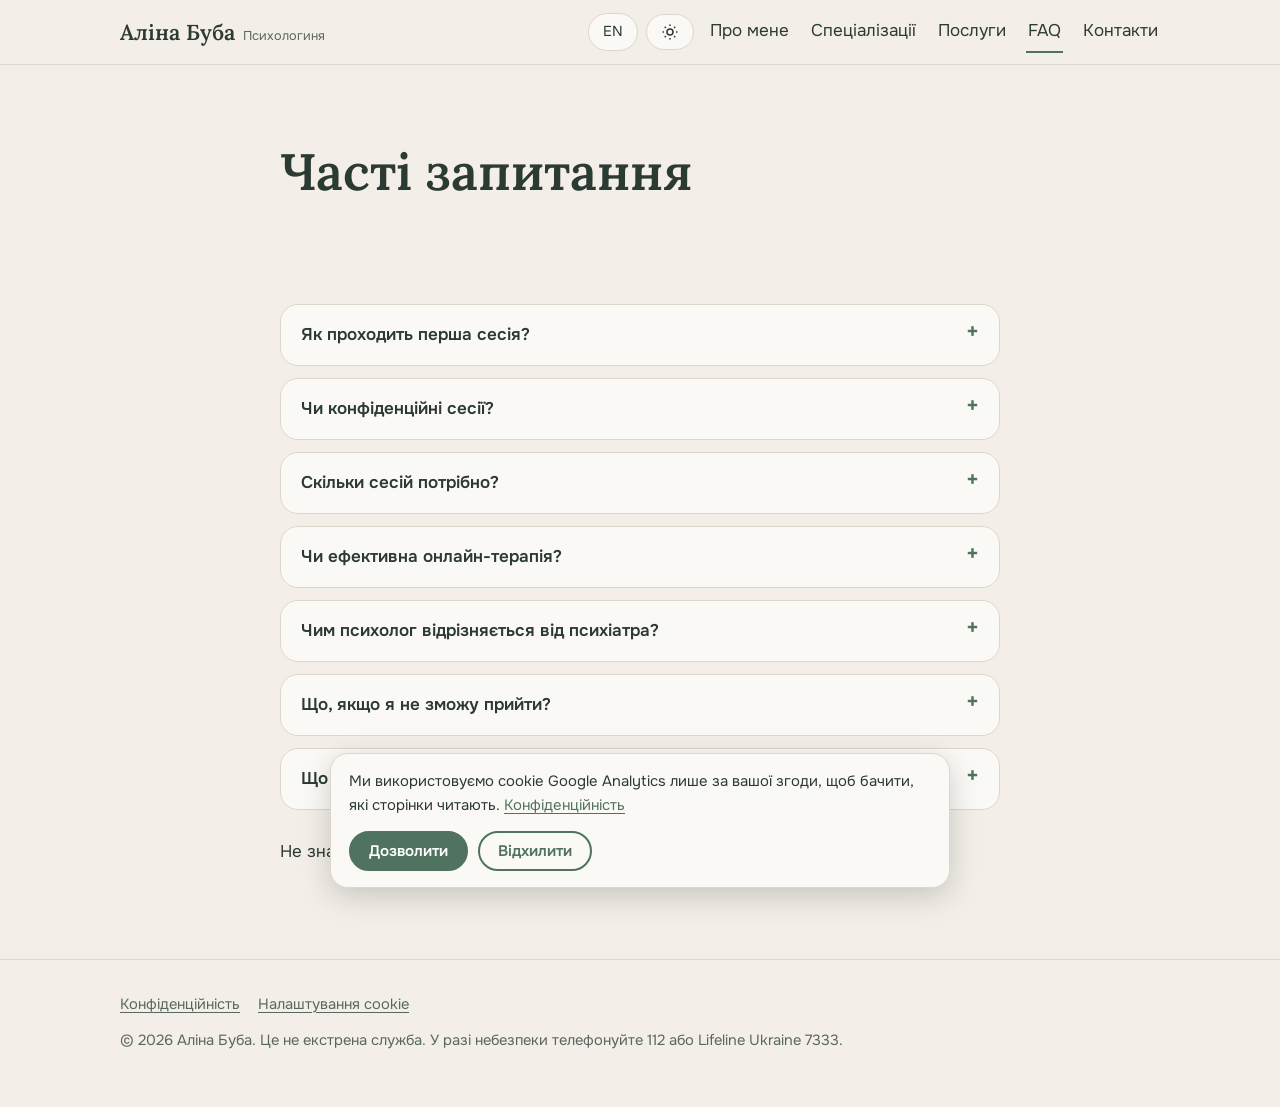
<file: faq/index.html>
<!doctype html>
<html lang="uk">
<head>
<meta charset="utf-8">
<meta name="viewport" content="width=device-width,initial-scale=1,viewport-fit=cover">
<title>Часті запитання про консультації психолога</title>
<meta name="description" content="Як проходить перша сесія, конфіденційність, кількість сесій, онлайн-формат, різниця між психологом і психіатром, скасування, що таке КПТ.">
<meta name="robots" content="index,follow">
<link rel="canonical" href="https://alinabuba.github.io/faq/">
<link rel="alternate" hreflang="uk" href="https://alinabuba.github.io/faq/">
<link rel="alternate" hreflang="en" href="https://alinabuba.github.io/en/faq/">
<link rel="alternate" hreflang="x-default" href="https://alinabuba.github.io/faq/">
<meta property="og:type" content="website"><meta property="og:site_name" content="Аліна Буба">
<meta property="og:title" content="Часті запитання про консультації психолога"><meta property="og:description" content="Як проходить перша сесія, конфіденційність, кількість сесій, онлайн-формат, різниця між психологом і психіатром, скасування, що таке КПТ.">
<meta property="og:url" content="https://alinabuba.github.io/faq/"><meta property="og:locale" content="uk_UA"><meta property="og:locale:alternate" content="en_US">
<meta property="og:image" content="https://alinabuba.github.io/og-image.png"><meta property="og:image:width" content="1200"><meta property="og:image:height" content="630"><meta property="og:image:alt" content="Аліна Буба, психологиня онлайн">
<meta name="twitter:card" content="summary_large_image"><meta name="twitter:title" content="Часті запитання про консультації психолога"><meta name="twitter:description" content="Як проходить перша сесія, конфіденційність, кількість сесій, онлайн-формат, різниця між психологом і психіатром, скасування, що таке КПТ."><meta name="twitter:image" content="https://alinabuba.github.io/og-image.png">
<meta name="theme-color" media="(prefers-color-scheme: light)" content="#F3EFE8"><meta name="theme-color" media="(prefers-color-scheme: dark)" content="#1B211E">
<link rel="icon" href="/favicon.svg" type="image/svg+xml"><link rel="icon" href="/favicon-32.png" sizes="32x32" type="image/png">
<link rel="apple-touch-icon" href="/apple-touch-icon.png"><link rel="manifest" href="/site.webmanifest">
<link rel="preload" href="/fonts/lora-cyrillic.woff2" as="font" type="font/woff2" crossorigin><link rel="preload" href="/fonts/onest-cyrillic.woff2" as="font" type="font/woff2" crossorigin>
<script>(function(){try{var t=localStorage.getItem('theme');if(t==='light'||t==='dark')document.documentElement.setAttribute('data-theme',t)}catch(e){}document.documentElement.classList.add('js')})()</script>
<style>@font-face{font-family:'Lora';font-style:normal;font-weight:400 700;font-display:swap;src:url(/fonts/lora-cyrillic.woff2) format('woff2');unicode-range:U+0301, U+0400-045F, U+0490-0491, U+04B0-04B1, U+2116}@font-face{font-family:'Lora';font-style:normal;font-weight:400 700;font-display:swap;src:url(/fonts/lora-latin.woff2) format('woff2');unicode-range:U+0000-00FF, U+0131, U+0152-0153, U+02BB-02BC, U+02C6, U+02DA, U+02DC, U+0304, U+0308, U+0329, U+2000-206F, U+20AC, U+2122, U+2191, U+2193, U+2212, U+2215, U+FEFF, U+FFFD}@font-face{font-family:'Onest';font-style:normal;font-weight:400 700;font-display:swap;src:url(/fonts/onest-cyrillic.woff2) format('woff2');unicode-range:U+0301, U+0400-045F, U+0490-0491, U+04B0-04B1, U+2116}@font-face{font-family:'Onest';font-style:normal;font-weight:400 700;font-display:swap;src:url(/fonts/onest-latin.woff2) format('woff2');unicode-range:U+0000-00FF, U+0131, U+0152-0153, U+02BB-02BC, U+02C6, U+02DA, U+02DC, U+0304, U+0308, U+0329, U+2000-206F, U+20AC, U+2122, U+2191, U+2193, U+2212, U+2215, U+FEFF, U+FFFD}:root{--bg:#F3EFE8;--surface:#FBF9F5;--alt:#EAE5DA;--fg:#2B3A33;--muted:#58675F;--accent:#4F7360;--line:#DDD7CB;--onacc:#FFFFFF;--r:18px;color-scheme:light}@media (prefers-color-scheme:dark){:root:not([data-theme="light"]){--bg:#1B211E;--surface:#232B27;--alt:#202824;--fg:#E8EDE7;--muted:#A3B0A8;--accent:#9DBFA9;--line:#33403A;--onacc:#1B211E;color-scheme:dark}}:root[data-theme="dark"]{--bg:#1B211E;--surface:#232B27;--alt:#202824;--fg:#E8EDE7;--muted:#A3B0A8;--accent:#9DBFA9;--line:#33403A;--onacc:#1B211E;color-scheme:dark}
*{box-sizing:border-box}html{scroll-behavior:smooth;-webkit-text-size-adjust:100%}
@media (prefers-reduced-motion:reduce){html{scroll-behavior:auto}*{transition:none!important;animation:none!important}}
body{margin:0;background:var(--bg);color:var(--fg);font:400 clamp(1rem,.96rem + .2vw,1.0625rem)/1.65 Onest,system-ui,sans-serif}
h1,h2,h3{font-family:Lora,Georgia,serif;line-height:1.2;font-weight:600;margin:0 0 .5em;text-wrap:balance}
h1{font-size:clamp(2rem,1.4rem + 2.6vw,3.2rem)}h2{font-size:clamp(1.5rem,1.2rem + 1.4vw,2.1rem)}h3{font-size:1.2rem}
p{margin:0 0 1em}a{color:var(--accent);text-underline-offset:3px}img{max-width:100%}
.mt{margin-top:1.6em}.muted{color:var(--muted)}code{background:var(--alt);padding:0 .3em;border-radius:4px}
.wrap{max-width:1080px;margin:0 auto;padding-left:max(20px,env(safe-area-inset-left));padding-right:max(20px,env(safe-area-inset-right))}
.narrow{max-width:760px}
section{padding:clamp(40px,6vw,76px) 0}.alt{background:var(--alt)}
:focus-visible{outline:3px solid var(--accent);outline-offset:3px;border-radius:4px}
.skip{position:absolute;left:-999px;top:8px;background:var(--surface);padding:8px 14px;border-radius:8px;z-index:100}.skip:focus{left:8px}
.demo{background:#FFE98A;color:#2B2B2B;text-align:center;padding:6px 12px;font-size:.9rem}
mark.ph{background:#FFE98A;color:#2B2B2B;padding:0 .25em;border-radius:4px}
header.top{position:sticky;top:0;z-index:20;background:var(--bg);border-bottom:1px solid var(--line)}
.bar{display:flex;align-items:center;gap:14px;min-height:64px;flex-wrap:wrap;padding-top:6px;padding-bottom:6px}
.logo{font:600 1.35rem Lora,Georgia,serif;color:var(--fg);text-decoration:none;margin-right:auto}
.logo small{font:400 .8rem Onest,sans-serif;color:var(--muted);margin-left:8px}
nav.nav{display:flex;gap:4px 18px;flex-wrap:wrap}nav.nav a{color:var(--fg);text-decoration:none;padding:6px 2px;border-bottom:2px solid transparent}
nav.nav a:hover,nav.nav a[aria-current]{border-color:var(--accent)}
.tools{display:flex;gap:8px;align-items:center}
.pill,.burger{border:1px solid var(--line);background:var(--surface);color:var(--fg);border-radius:999px;padding:6px 14px;font:inherit;font-size:.9rem;cursor:pointer;text-decoration:none;display:inline-flex;align-items:center;min-height:36px}
.burger{display:none}
#theme svg{width:18px;height:18px;fill:none;stroke:currentColor;stroke-width:2}
@media (max-width:760px){
.js .burger{display:inline-flex}.js nav.nav{display:none;width:100%;flex-direction:column;order:5;padding-bottom:10px}.js nav.nav.open{display:flex}
.logo small{display:none}}
.btn{display:inline-block;background:var(--accent);color:var(--onacc);padding:12px 22px;border-radius:999px;text-decoration:none;font-weight:600;border:2px solid var(--accent);cursor:pointer;font-family:inherit;font-size:1rem}
.btn:hover{filter:brightness(1.07)}.btn.ghost{background:transparent;color:var(--accent)}
.actions{display:flex;gap:12px;flex-wrap:wrap;margin:1.4em 0}
.eyebrow{color:var(--accent);font-weight:600;letter-spacing:.08em;text-transform:uppercase;font-size:.85rem}
.lead{font-size:clamp(1.08rem,1rem + .4vw,1.25rem);color:var(--muted)}
.chips{display:flex;flex-wrap:wrap;gap:8px;list-style:none;padding:0;margin:0}
.chips li{border:1px solid var(--line);background:var(--surface);padding:4px 14px;border-radius:999px;font-size:.9rem}
.hero{display:grid;gap:36px;align-items:center}
@media (min-width:860px){.hero{grid-template-columns:1.25fr .75fr}}
.hero-sec{padding-top:clamp(28px,5vw,64px)}
.photo{margin:0;border-radius:999px 999px var(--r) var(--r);overflow:hidden;background:var(--alt);border:1px solid var(--line);aspect-ratio:4/5;width:100%;max-width:440px;justify-self:center}
.photo img{width:100%;height:100%;object-fit:cover;display:block}
.photo.empty{display:grid;place-items:center;text-align:center;padding:24px}
.about-teaser{display:grid;gap:32px;align-items:center}
@media (min-width:760px){.about-teaser{grid-template-columns:.7fr 1.3fr}}
.grid{display:grid;gap:18px;grid-template-columns:repeat(auto-fit,minmax(min(240px,100%),1fr))}
.card{background:var(--surface);border:1px solid var(--line);border-radius:var(--r);padding:22px}
.card h3{margin-bottom:.4em}.card p:last-child{margin-bottom:0}
.link-card{text-decoration:none;color:var(--fg);transition:transform .15s,border-color .15s}.link-card:hover{transform:translateY(-2px);border-color:var(--accent)}
.price{font:600 1.7rem Lora,Georgia,serif;margin:0}
.ticks{list-style:none;padding:0;margin:0 0 1.2em}.ticks li{padding-left:28px;position:relative;margin-bottom:.6em}
.ticks li::before{content:"";position:absolute;left:4px;top:.55em;width:10px;height:10px;border-radius:50%;background:var(--accent)}
.ticks.plain li{padding-left:0}.ticks.plain li::before{display:none}
.steps{counter-reset:s;list-style:none;padding:0;margin:0 0 1em;display:grid;gap:18px;grid-template-columns:repeat(auto-fit,minmax(min(240px,100%),1fr))}
.steps li{counter-increment:s;background:var(--surface);border:1px solid var(--line);border-radius:var(--r);padding:22px}
.steps li::before{content:counter(s);display:grid;place-items:center;width:34px;height:34px;border-radius:50%;background:var(--accent);color:var(--onacc);font-weight:600;margin-bottom:10px}
.alt .steps li{background:var(--surface)}
.timeline{list-style:none;padding:0;margin:0 0 1em}.timeline li{display:grid;gap:2px 18px;padding:14px 0;border-top:1px solid var(--line)}
.timeline .when{color:var(--accent);font-weight:600}
@media (min-width:640px){.timeline li{grid-template-columns:120px 1fr}}
.band{background:var(--accent);color:var(--onacc);text-align:center}
.band .btn{background:var(--onacc);color:var(--accent);border-color:var(--onacc)}
.page-head{padding-bottom:0}
.notice{background:var(--surface);border:1px solid var(--line);border-left:4px solid var(--accent);padding:10px 16px;border-radius:8px}
details{background:var(--surface);border:1px solid var(--line);border-radius:var(--r);margin-bottom:12px;padding:0 20px}
summary{cursor:pointer;font-weight:600;padding:16px 0;list-style:none;display:flex;justify-content:space-between;gap:12px}
summary::-webkit-details-marker{display:none}summary::after{content:"+";color:var(--accent);font-size:1.4rem;line-height:1}details[open] summary::after{content:"–"}
.ans{padding-bottom:6px}
footer.foot{border-top:1px solid var(--line);padding:32px 0 40px;color:var(--muted);font-size:.92rem}
.foot .wrap{display:grid;gap:12px}.foot nav{display:flex;gap:6px 18px;flex-wrap:wrap}
.foot a,.foot button{color:var(--muted)}.foot button{background:none;border:0;font:inherit;text-decoration:underline;cursor:pointer;padding:0;text-underline-offset:3px}
#consent{position:fixed;left:max(12px,env(safe-area-inset-left));right:max(12px,env(safe-area-inset-right));bottom:12px;z-index:50;max-width:620px;margin:0 auto;background:var(--surface);border:1px solid var(--line);border-radius:var(--r);padding:16px 18px;box-shadow:0 8px 30px rgba(0,0,0,.18)}
#consent[hidden]{display:none}#consent p{margin:0 0 12px;font-size:.93rem}#consent .row{display:flex;gap:10px;flex-wrap:wrap}
#consent .btn{padding:8px 18px;font-size:.95rem}
.nf{text-align:center;padding:12vh 0}
</style>
<script type="application/ld+json">{"@context": "https://schema.org", "@type": "WebSite", "name": "Аліна Буба", "url": "https://alinabuba.github.io/", "inLanguage": "uk"}</script><script type="application/ld+json">{"@context": "https://schema.org", "@type": "BreadcrumbList", "itemListElement": [{"@type": "ListItem", "position": 1, "name": "Головна", "item": "https://alinabuba.github.io/"}, {"@type": "ListItem", "position": 2, "name": "FAQ", "item": "https://alinabuba.github.io/faq/"}]}</script><script type="application/ld+json">{"@context": "https://schema.org", "@type": "FAQPage", "mainEntity": [{"@type": "Question", "name": "Як проходить перша сесія?", "acceptedAnswer": {"@type": "Answer", "text": "Ми знайомимося, я розпитую про ваш запит і життєвий контекст, пояснюю, як проходить робота, і ми домовляємося про цілі. Ви самі вирішуєте, скільки розповідати. Після сесії ви можете вирішити, чи хочете продовжувати."}}, {"@type": "Question", "name": "Чи конфіденційні сесії?", "acceptedAnswer": {"@type": "Answer", "text": "Так. Я не розкриваю інформацію про вас третім особам. Винятки передбачені законом, наприклад, пряма загроза життю й здоров'ю вашому чи інших людей. Про це я розповім заздалегідь."}}, {"@type": "Question", "name": "Скільки сесій потрібно?", "acceptedAnswer": {"@type": "Answer", "text": "Це залежить від запиту. Часто помітні зміни з'являються за кілька тижнів регулярної роботи, але гарантувати терміни чи результат неможливо. Ми будемо регулярно разом дивитися, чи допомагає робота."}}, {"@type": "Question", "name": "Чи ефективна онлайн-терапія?", "acceptedAnswer": {"@type": "Answer", "text": "Дослідження показують, що для багатьох запитів онлайн-формат працює так само добре, як очний. Потрібні лише стабільний інтернет і місце, де вас ніхто не почує."}}, {"@type": "Question", "name": "Чим психолог відрізняється від психіатра?", "acceptedAnswer": {"@type": "Answer", "text": "Психіатр лікар: ставить медичні діагнози й може призначати ліки. Психолог працює з розмовою, навичками й підтримкою та не призначає ліків. Якщо потрібна допомога психіатра, я підкажу про це."}}, {"@type": "Question", "name": "Що, якщо я не зможу прийти?", "acceptedAnswer": {"@type": "Answer", "text": "Попередьте мене щонайменше за 24 години: сесію можна перенести без втрат. Пізніше скасування сесія вважається проведеною."}}, {"@type": "Question", "name": "Що таке КПТ і що означає нейропсихологічний погляд?", "acceptedAnswer": {"@type": "Answer", "text": "КПТ (когнітивно-поведінкова терапія) допомагає помічати, як думки впливають на емоції й вчинки, і поступово змінювати те, що заважає. Нейропсихологічний погляд означає, що я також звертаю увагу на сон, стрес, навантаження й концентрацію."}}]}</script>
</head>
<body>
<a class="skip" href="#main">До змісту</a>
<header class="top"><div class="wrap bar">
<a class="logo" href="/">Аліна Буба<small>Психологиня</small></a>
<div class="tools"><a class="pill" href="/en/faq/" hreflang="en" lang="en" data-track="lang_switch" data-label="en">EN</a><button class="pill" id="theme" type="button" aria-label="Змінити тему"><svg viewBox="0 0 24 24" aria-hidden="true"><circle cx="12" cy="12" r="4"/><path d="M12 2v2M12 20v2M2 12h2M20 12h2M5 5l1.5 1.5M17.5 17.5 19 19M5 19l1.5-1.5M17.5 6.5 19 5"/></svg></button>
<button class="burger" id="burger" type="button" aria-expanded="false" aria-controls="nav">Меню</button></div>
<nav class="nav" id="nav" aria-label="Основна навігація"><a href="/about/">Про мене</a><a href="/specializations/">Спеціалізації</a><a href="/services/">Послуги</a><a href="/faq/" aria-current=page>FAQ</a><a href="/contacts/">Контакти</a></nav>
</div></header>
<main id="main">
<section class="page-head"><div class="wrap narrow"><h1>Часті запитання</h1></div></section>
<section><div class="wrap narrow faq"><details id="first-session"><summary>Як проходить перша сесія?</summary><div class="ans"><p>Ми знайомимося, я розпитую про ваш запит і життєвий контекст, пояснюю, як проходить робота, і ми домовляємося про цілі. Ви самі вирішуєте, скільки розповідати. Після сесії ви можете вирішити, чи хочете продовжувати.</p></div></details><details id="confidentiality"><summary>Чи конфіденційні сесії?</summary><div class="ans"><p>Так. Я не розкриваю інформацію про вас третім особам. Винятки передбачені законом, наприклад, пряма загроза життю й здоров'ю вашому чи інших людей. Про це я розповім заздалегідь.</p></div></details><details id="how-many"><summary>Скільки сесій потрібно?</summary><div class="ans"><p>Це залежить від запиту. Часто помітні зміни з'являються за кілька тижнів регулярної роботи, але гарантувати терміни чи результат неможливо. Ми будемо регулярно разом дивитися, чи допомагає робота.</p></div></details><details id="online"><summary>Чи ефективна онлайн-терапія?</summary><div class="ans"><p>Дослідження показують, що для багатьох запитів онлайн-формат працює так само добре, як очний. Потрібні лише стабільний інтернет і місце, де вас ніхто не почує.</p></div></details><details id="psychologist-psychiatrist"><summary>Чим психолог відрізняється від психіатра?</summary><div class="ans"><p>Психіатр лікар: ставить медичні діагнози й може призначати ліки. Психолог працює з розмовою, навичками й підтримкою та не призначає ліків. Якщо потрібна допомога психіатра, я підкажу про це.</p></div></details><details id="cancellation"><summary>Що, якщо я не зможу прийти?</summary><div class="ans"><p>Попередьте мене щонайменше за 24 години: сесію можна перенести без втрат. Пізніше скасування сесія вважається проведеною.</p></div></details><details id="cbt"><summary>Що таке КПТ і що означає нейропсихологічний погляд?</summary><div class="ans"><p>КПТ (когнітивно-поведінкова терапія) допомагає помічати, як думки впливають на емоції й вчинки, і поступово змінювати те, що заважає. Нейропсихологічний погляд означає, що я також звертаю увагу на сон, стрес, навантаження й концентрацію.</p></div></details>
<p class="mt">Не знайшли відповідь? <a href="/contacts/">Напишіть мені</a>.</p></div></section></main>
<footer class="foot"><div class="wrap"><nav><a href="/privacy/">Конфіденційність</a><button type="button" data-cookie-settings>Налаштування cookie</button></nav><p>© 2026 Аліна Буба. Це не екстрена служба. У разі небезпеки телефонуйте 112 або Lifeline Ukraine 7333.</p></div></footer>
<div id="consent" role="dialog" aria-label="Cookie" hidden><p>Ми використовуємо cookie Google Analytics лише за вашої згоди, щоб бачити, які сторінки читають. <a href="/privacy/">Конфіденційність</a></p>
<div class="row"><button class="btn" id="c-yes" type="button">Дозволити</button><button class="btn ghost" id="c-no" type="button">Відхилити</button></div></div>
<script>
(function(){
var GA='G-PJW885J5PS',L=document.documentElement.lang==='en'?'en':'ua';
window.dataLayer=window.dataLayer||[];function gtag(){dataLayer.push(arguments)}window.gtag=gtag;
gtag('consent','default',{analytics_storage:'denied',ad_storage:'denied',ad_user_data:'denied',ad_personalization:'denied',wait_for_update:500});
var KEY='cookie-consent',box=document.getElementById('consent');
function get(){try{return localStorage.getItem(KEY)}catch(e){return null}}
function set(v){try{localStorage.setItem(KEY,v)}catch(e){}}
var loaded=false;
function loadGA(){if(loaded)return;loaded=true;var s=document.createElement('script');s.async=true;s.src='https://www.googletagmanager.com/gtag/js?id='+GA;document.head.appendChild(s);
gtag('js',new Date());gtag('config',GA,{allow_google_signals:false,allow_ad_personalization_signals:false})}
function clearCookies(){var names=document.cookie.split(';').map(function(c){return c.split('=')[0].trim()}).filter(function(n){return n==='_ga'||n.indexOf('_ga_')===0});
var parts=location.hostname.split('.'),doms=[''];for(var i=0;i<parts.length-1;i++)doms.push(';domain=.'+parts.slice(i).join('.'));
names.forEach(function(n){doms.forEach(function(d){document.cookie=n+'=;expires=Thu, 01 Jan 1970 00:00:00 GMT;path=/'+d})})}
function apply(v){if(v==='granted'){gtag('consent','update',{analytics_storage:'granted'});loadGA()}else{gtag('consent','update',{analytics_storage:'denied'});clearCookies()}}
function choose(v){set(v);box.hidden=true;apply(v)}
var saved=get();if(saved)apply(saved);else box.hidden=false;
document.getElementById('c-yes').onclick=function(){choose('granted')};
document.getElementById('c-no').onclick=function(){choose('denied')};
document.querySelectorAll('[data-cookie-settings]').forEach(function(b){b.onclick=function(){box.hidden=false;document.getElementById('c-yes').focus()}});
function track(n,p){if(get()==='granted'&&loaded)gtag('event',n,p||{})}
document.addEventListener('click',function(e){var a=e.target.closest('[data-track]');if(a)track(a.dataset.track,{label:a.dataset.label})});
document.querySelectorAll('details').forEach(function(d){d.addEventListener('toggle',function(){if(d.open)track('faq_open',{label:d.querySelector('summary').textContent})})});
if(location.hash){var t=document.querySelector('details'+location.hash);if(t)t.open=true}
var seen={};window.addEventListener('scroll',function(){var h=document.documentElement,p=(h.scrollTop+innerHeight)/h.scrollHeight*100;[50,90].forEach(function(x){if(p>=x&&!seen[x]){seen[x]=1;track('scroll_depth',{label:x+'%'})}})},{passive:true});
var th=document.getElementById('theme');th.onclick=function(){var r=document.documentElement,cur=r.getAttribute('data-theme')||(matchMedia('(prefers-color-scheme:dark)').matches?'dark':'light'),n=cur==='dark'?'light':'dark';r.setAttribute('data-theme',n);try{localStorage.setItem('theme',n)}catch(e){}track('theme_change',{label:n})};
var bg=document.getElementById('burger'),nv=document.getElementById('nav');bg.onclick=function(){var o=nv.classList.toggle('open');bg.setAttribute('aria-expanded',o)};
})();
</script>
</body></html>
</file>
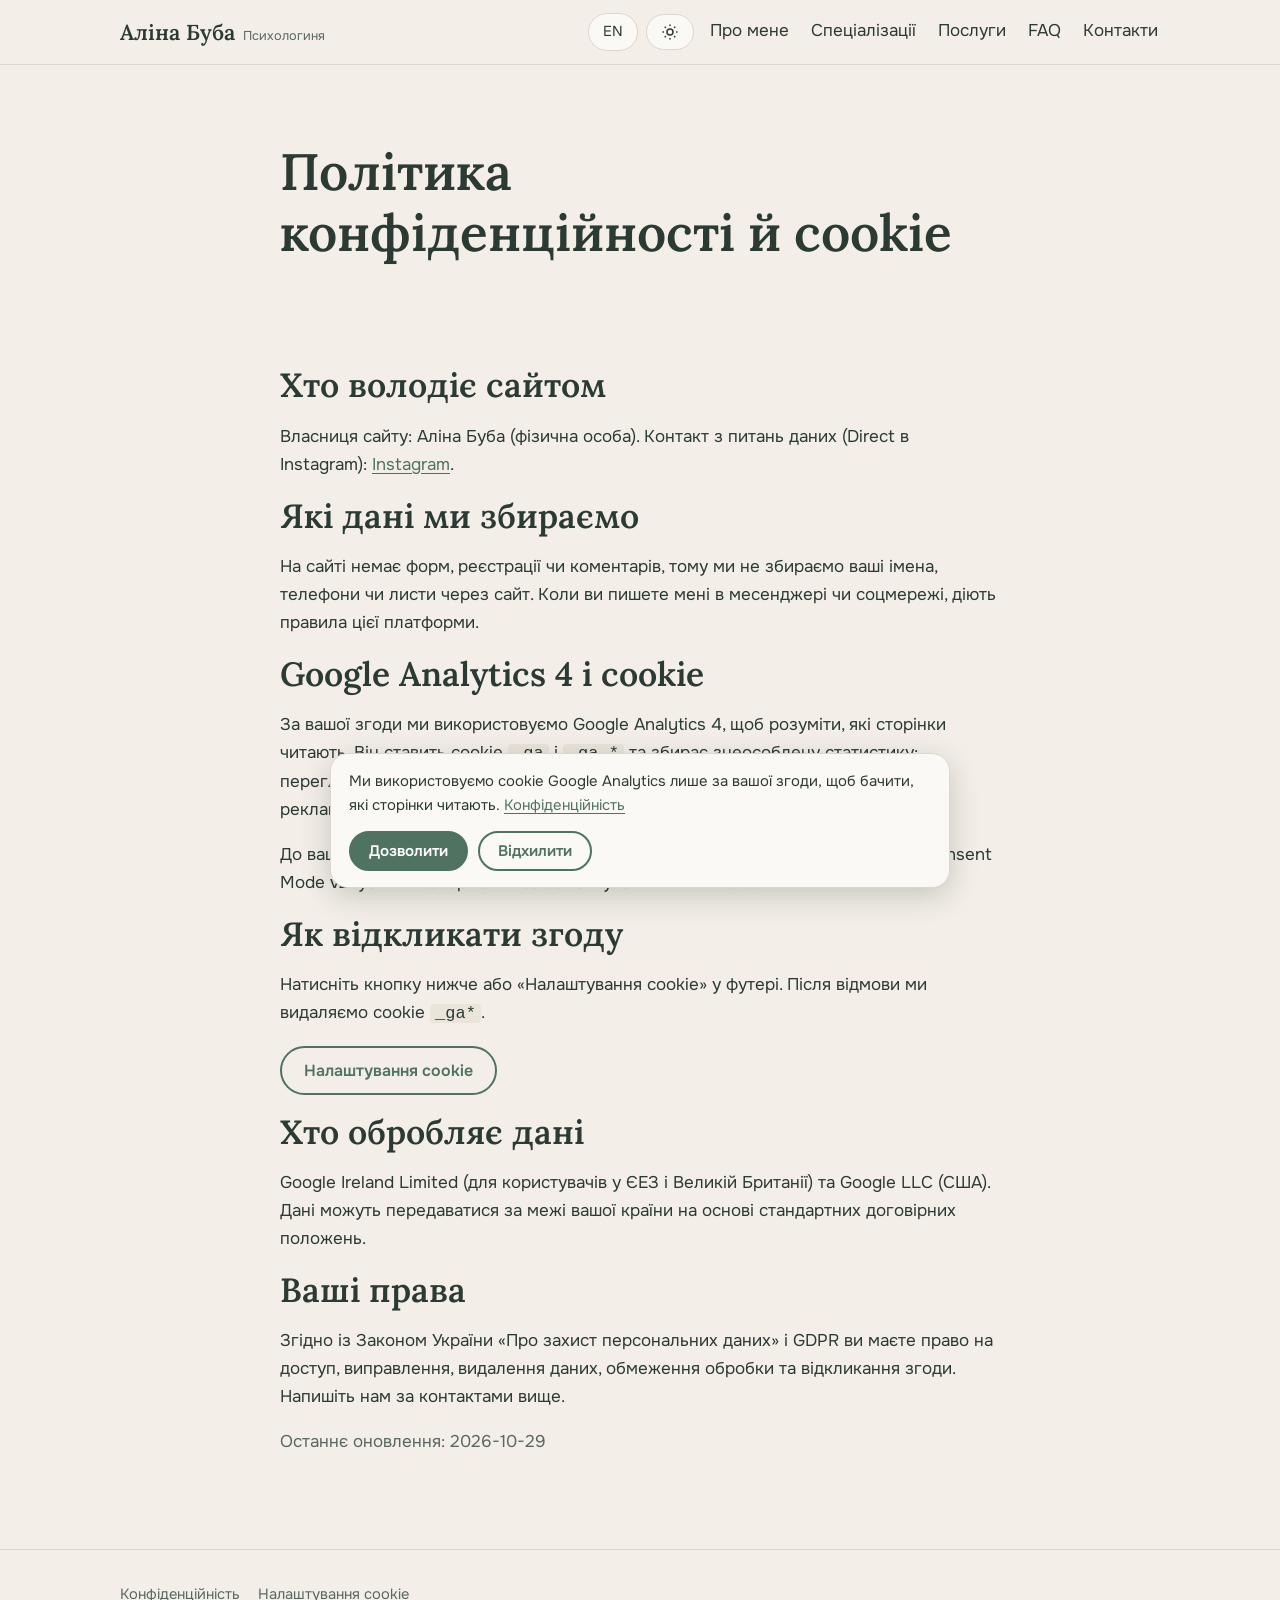
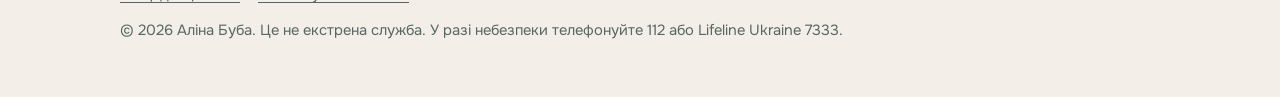
<file: privacy/index.html>
<!doctype html>
<html lang="uk">
<head>
<meta charset="utf-8">
<meta name="viewport" content="width=device-width,initial-scale=1,viewport-fit=cover">
<title>Політика конфіденційності й cookie</title>
<meta name="description" content="Які дані збирає сайт, як працює Google Analytics 4 і згода на cookie, як відкликати згоду та які у вас права.">
<meta name="robots" content="index,follow">
<link rel="canonical" href="https://alinabuba.github.io/privacy/">
<link rel="alternate" hreflang="uk" href="https://alinabuba.github.io/privacy/">
<link rel="alternate" hreflang="en" href="https://alinabuba.github.io/en/privacy/">
<link rel="alternate" hreflang="x-default" href="https://alinabuba.github.io/privacy/">
<meta property="og:type" content="website"><meta property="og:site_name" content="Аліна Буба">
<meta property="og:title" content="Політика конфіденційності й cookie"><meta property="og:description" content="Які дані збирає сайт, як працює Google Analytics 4 і згода на cookie, як відкликати згоду та які у вас права.">
<meta property="og:url" content="https://alinabuba.github.io/privacy/"><meta property="og:locale" content="uk_UA"><meta property="og:locale:alternate" content="en_US">
<meta property="og:image" content="https://alinabuba.github.io/og-image.png"><meta property="og:image:width" content="1200"><meta property="og:image:height" content="630"><meta property="og:image:alt" content="Аліна Буба, психологиня онлайн">
<meta name="twitter:card" content="summary_large_image"><meta name="twitter:title" content="Політика конфіденційності й cookie"><meta name="twitter:description" content="Які дані збирає сайт, як працює Google Analytics 4 і згода на cookie, як відкликати згоду та які у вас права."><meta name="twitter:image" content="https://alinabuba.github.io/og-image.png">
<meta name="theme-color" media="(prefers-color-scheme: light)" content="#F3EFE8"><meta name="theme-color" media="(prefers-color-scheme: dark)" content="#1B211E">
<link rel="icon" href="/favicon.svg" type="image/svg+xml"><link rel="icon" href="/favicon-32.png" sizes="32x32" type="image/png">
<link rel="apple-touch-icon" href="/apple-touch-icon.png"><link rel="manifest" href="/site.webmanifest">
<link rel="preload" href="/fonts/lora-cyrillic.woff2" as="font" type="font/woff2" crossorigin><link rel="preload" href="/fonts/onest-cyrillic.woff2" as="font" type="font/woff2" crossorigin>
<script>(function(){try{var t=localStorage.getItem('theme');if(t==='light'||t==='dark')document.documentElement.setAttribute('data-theme',t)}catch(e){}document.documentElement.classList.add('js')})()</script>
<style>@font-face{font-family:'Lora';font-style:normal;font-weight:400 700;font-display:swap;src:url(/fonts/lora-cyrillic.woff2) format('woff2');unicode-range:U+0301, U+0400-045F, U+0490-0491, U+04B0-04B1, U+2116}@font-face{font-family:'Lora';font-style:normal;font-weight:400 700;font-display:swap;src:url(/fonts/lora-latin.woff2) format('woff2');unicode-range:U+0000-00FF, U+0131, U+0152-0153, U+02BB-02BC, U+02C6, U+02DA, U+02DC, U+0304, U+0308, U+0329, U+2000-206F, U+20AC, U+2122, U+2191, U+2193, U+2212, U+2215, U+FEFF, U+FFFD}@font-face{font-family:'Onest';font-style:normal;font-weight:400 700;font-display:swap;src:url(/fonts/onest-cyrillic.woff2) format('woff2');unicode-range:U+0301, U+0400-045F, U+0490-0491, U+04B0-04B1, U+2116}@font-face{font-family:'Onest';font-style:normal;font-weight:400 700;font-display:swap;src:url(/fonts/onest-latin.woff2) format('woff2');unicode-range:U+0000-00FF, U+0131, U+0152-0153, U+02BB-02BC, U+02C6, U+02DA, U+02DC, U+0304, U+0308, U+0329, U+2000-206F, U+20AC, U+2122, U+2191, U+2193, U+2212, U+2215, U+FEFF, U+FFFD}:root{--bg:#F3EFE8;--surface:#FBF9F5;--alt:#EAE5DA;--fg:#2B3A33;--muted:#58675F;--accent:#4F7360;--line:#DDD7CB;--onacc:#FFFFFF;--r:18px;color-scheme:light}@media (prefers-color-scheme:dark){:root:not([data-theme="light"]){--bg:#1B211E;--surface:#232B27;--alt:#202824;--fg:#E8EDE7;--muted:#A3B0A8;--accent:#9DBFA9;--line:#33403A;--onacc:#1B211E;color-scheme:dark}}:root[data-theme="dark"]{--bg:#1B211E;--surface:#232B27;--alt:#202824;--fg:#E8EDE7;--muted:#A3B0A8;--accent:#9DBFA9;--line:#33403A;--onacc:#1B211E;color-scheme:dark}
*{box-sizing:border-box}html{scroll-behavior:smooth;-webkit-text-size-adjust:100%}
@media (prefers-reduced-motion:reduce){html{scroll-behavior:auto}*{transition:none!important;animation:none!important}}
body{margin:0;background:var(--bg);color:var(--fg);font:400 clamp(1rem,.96rem + .2vw,1.0625rem)/1.65 Onest,system-ui,sans-serif}
h1,h2,h3{font-family:Lora,Georgia,serif;line-height:1.2;font-weight:600;margin:0 0 .5em;text-wrap:balance}
h1{font-size:clamp(2rem,1.4rem + 2.6vw,3.2rem)}h2{font-size:clamp(1.5rem,1.2rem + 1.4vw,2.1rem)}h3{font-size:1.2rem}
p{margin:0 0 1em}a{color:var(--accent);text-underline-offset:3px}img{max-width:100%}
.mt{margin-top:1.6em}.muted{color:var(--muted)}code{background:var(--alt);padding:0 .3em;border-radius:4px}
.wrap{max-width:1080px;margin:0 auto;padding-left:max(20px,env(safe-area-inset-left));padding-right:max(20px,env(safe-area-inset-right))}
.narrow{max-width:760px}
section{padding:clamp(40px,6vw,76px) 0}.alt{background:var(--alt)}
:focus-visible{outline:3px solid var(--accent);outline-offset:3px;border-radius:4px}
.skip{position:absolute;left:-999px;top:8px;background:var(--surface);padding:8px 14px;border-radius:8px;z-index:100}.skip:focus{left:8px}
.demo{background:#FFE98A;color:#2B2B2B;text-align:center;padding:6px 12px;font-size:.9rem}
mark.ph{background:#FFE98A;color:#2B2B2B;padding:0 .25em;border-radius:4px}
header.top{position:sticky;top:0;z-index:20;background:var(--bg);border-bottom:1px solid var(--line)}
.bar{display:flex;align-items:center;gap:14px;min-height:64px;flex-wrap:wrap;padding-top:6px;padding-bottom:6px}
.logo{font:600 1.35rem Lora,Georgia,serif;color:var(--fg);text-decoration:none;margin-right:auto}
.logo small{font:400 .8rem Onest,sans-serif;color:var(--muted);margin-left:8px}
nav.nav{display:flex;gap:4px 18px;flex-wrap:wrap}nav.nav a{color:var(--fg);text-decoration:none;padding:6px 2px;border-bottom:2px solid transparent}
nav.nav a:hover,nav.nav a[aria-current]{border-color:var(--accent)}
.tools{display:flex;gap:8px;align-items:center}
.pill,.burger{border:1px solid var(--line);background:var(--surface);color:var(--fg);border-radius:999px;padding:6px 14px;font:inherit;font-size:.9rem;cursor:pointer;text-decoration:none;display:inline-flex;align-items:center;min-height:36px}
.burger{display:none}
#theme svg{width:18px;height:18px;fill:none;stroke:currentColor;stroke-width:2}
@media (max-width:760px){
.js .burger{display:inline-flex}.js nav.nav{display:none;width:100%;flex-direction:column;order:5;padding-bottom:10px}.js nav.nav.open{display:flex}
.logo small{display:none}}
.btn{display:inline-block;background:var(--accent);color:var(--onacc);padding:12px 22px;border-radius:999px;text-decoration:none;font-weight:600;border:2px solid var(--accent);cursor:pointer;font-family:inherit;font-size:1rem}
.btn:hover{filter:brightness(1.07)}.btn.ghost{background:transparent;color:var(--accent)}
.actions{display:flex;gap:12px;flex-wrap:wrap;margin:1.4em 0}
.eyebrow{color:var(--accent);font-weight:600;letter-spacing:.08em;text-transform:uppercase;font-size:.85rem}
.lead{font-size:clamp(1.08rem,1rem + .4vw,1.25rem);color:var(--muted)}
.chips{display:flex;flex-wrap:wrap;gap:8px;list-style:none;padding:0;margin:0}
.chips li{border:1px solid var(--line);background:var(--surface);padding:4px 14px;border-radius:999px;font-size:.9rem}
.hero{display:grid;gap:36px;align-items:center}
@media (min-width:860px){.hero{grid-template-columns:1.25fr .75fr}}
.hero-sec{padding-top:clamp(28px,5vw,64px)}
.photo{margin:0;border-radius:999px 999px var(--r) var(--r);overflow:hidden;background:var(--alt);border:1px solid var(--line);aspect-ratio:4/5;width:100%;max-width:440px;justify-self:center}
.photo img{width:100%;height:100%;object-fit:cover;display:block}
.photo.empty{display:grid;place-items:center;text-align:center;padding:24px}
.about-teaser{display:grid;gap:32px;align-items:center}
@media (min-width:760px){.about-teaser{grid-template-columns:.7fr 1.3fr}}
.grid{display:grid;gap:18px;grid-template-columns:repeat(auto-fit,minmax(min(240px,100%),1fr))}
.card{background:var(--surface);border:1px solid var(--line);border-radius:var(--r);padding:22px}
.card h3{margin-bottom:.4em}.card p:last-child{margin-bottom:0}
.link-card{text-decoration:none;color:var(--fg);transition:transform .15s,border-color .15s}.link-card:hover{transform:translateY(-2px);border-color:var(--accent)}
.price{font:600 1.7rem Lora,Georgia,serif;margin:0}
.ticks{list-style:none;padding:0;margin:0 0 1.2em}.ticks li{padding-left:28px;position:relative;margin-bottom:.6em}
.ticks li::before{content:"";position:absolute;left:4px;top:.55em;width:10px;height:10px;border-radius:50%;background:var(--accent)}
.ticks.plain li{padding-left:0}.ticks.plain li::before{display:none}
.steps{counter-reset:s;list-style:none;padding:0;margin:0 0 1em;display:grid;gap:18px;grid-template-columns:repeat(auto-fit,minmax(min(240px,100%),1fr))}
.steps li{counter-increment:s;background:var(--surface);border:1px solid var(--line);border-radius:var(--r);padding:22px}
.steps li::before{content:counter(s);display:grid;place-items:center;width:34px;height:34px;border-radius:50%;background:var(--accent);color:var(--onacc);font-weight:600;margin-bottom:10px}
.alt .steps li{background:var(--surface)}
.timeline{list-style:none;padding:0;margin:0 0 1em}.timeline li{display:grid;gap:2px 18px;padding:14px 0;border-top:1px solid var(--line)}
.timeline .when{color:var(--accent);font-weight:600}
@media (min-width:640px){.timeline li{grid-template-columns:120px 1fr}}
.band{background:var(--accent);color:var(--onacc);text-align:center}
.band .btn{background:var(--onacc);color:var(--accent);border-color:var(--onacc)}
.page-head{padding-bottom:0}
.notice{background:var(--surface);border:1px solid var(--line);border-left:4px solid var(--accent);padding:10px 16px;border-radius:8px}
details{background:var(--surface);border:1px solid var(--line);border-radius:var(--r);margin-bottom:12px;padding:0 20px}
summary{cursor:pointer;font-weight:600;padding:16px 0;list-style:none;display:flex;justify-content:space-between;gap:12px}
summary::-webkit-details-marker{display:none}summary::after{content:"+";color:var(--accent);font-size:1.4rem;line-height:1}details[open] summary::after{content:"–"}
.ans{padding-bottom:6px}
footer.foot{border-top:1px solid var(--line);padding:32px 0 40px;color:var(--muted);font-size:.92rem}
.foot .wrap{display:grid;gap:12px}.foot nav{display:flex;gap:6px 18px;flex-wrap:wrap}
.foot a,.foot button{color:var(--muted)}.foot button{background:none;border:0;font:inherit;text-decoration:underline;cursor:pointer;padding:0;text-underline-offset:3px}
#consent{position:fixed;left:max(12px,env(safe-area-inset-left));right:max(12px,env(safe-area-inset-right));bottom:12px;z-index:50;max-width:620px;margin:0 auto;background:var(--surface);border:1px solid var(--line);border-radius:var(--r);padding:16px 18px;box-shadow:0 8px 30px rgba(0,0,0,.18)}
#consent[hidden]{display:none}#consent p{margin:0 0 12px;font-size:.93rem}#consent .row{display:flex;gap:10px;flex-wrap:wrap}
#consent .btn{padding:8px 18px;font-size:.95rem}
.nf{text-align:center;padding:12vh 0}
</style>
<script type="application/ld+json">{"@context": "https://schema.org", "@type": "WebSite", "name": "Аліна Буба", "url": "https://alinabuba.github.io/", "inLanguage": "uk"}</script><script type="application/ld+json">{"@context": "https://schema.org", "@type": "BreadcrumbList", "itemListElement": [{"@type": "ListItem", "position": 1, "name": "Головна", "item": "https://alinabuba.github.io/"}, {"@type": "ListItem", "position": 2, "name": "Конфіденційність", "item": "https://alinabuba.github.io/privacy/"}]}</script>
</head>
<body>
<a class="skip" href="#main">До змісту</a>
<header class="top"><div class="wrap bar">
<a class="logo" href="/">Аліна Буба<small>Психологиня</small></a>
<div class="tools"><a class="pill" href="/en/privacy/" hreflang="en" lang="en" data-track="lang_switch" data-label="en">EN</a><button class="pill" id="theme" type="button" aria-label="Змінити тему"><svg viewBox="0 0 24 24" aria-hidden="true"><circle cx="12" cy="12" r="4"/><path d="M12 2v2M12 20v2M2 12h2M20 12h2M5 5l1.5 1.5M17.5 17.5 19 19M5 19l1.5-1.5M17.5 6.5 19 5"/></svg></button>
<button class="burger" id="burger" type="button" aria-expanded="false" aria-controls="nav">Меню</button></div>
<nav class="nav" id="nav" aria-label="Основна навігація"><a href="/about/">Про мене</a><a href="/specializations/">Спеціалізації</a><a href="/services/">Послуги</a><a href="/faq/">FAQ</a><a href="/contacts/">Контакти</a></nav>
</div></header>
<main id="main">
<section class="page-head"><div class="wrap narrow"><h1>Політика конфіденційності й cookie</h1>
</div></section>
<section><div class="wrap narrow prose">
<h2>Хто володіє сайтом</h2>
<p>Власниця сайту: Аліна Буба (фізична особа). Контакт з питань даних (Direct в Instagram): <a href="https://www.instagram.com/linaklim_eng/" target="_blank" rel="noopener">Instagram</a>.</p>
<h2>Які дані ми збираємо</h2>
<p>На сайті немає форм, реєстрації чи коментарів, тому ми не збираємо ваші імена, телефони чи листи через сайт. Коли ви пишете мені в месенджері чи соцмережі, діють правила цієї платформи.</p>
<h2>Google Analytics 4 і cookie</h2>
<p>За вашої згоди ми використовуємо Google Analytics 4, щоб розуміти, які сторінки читають. Він ставить cookie <code>_ga</code> і <code>_ga_*</code> та збирає знеособлену статистику: переглянуті сторінки, тип пристрою, приблизну країну. Ми не використовуємо рекламні функції, Google Signals і персоналізацію.</p>
<p>До вашого вибору скрипт Google Analytics не завантажується. Працює Google Consent Mode v2: усі типи зберігання за замовчуванням вимкнені.</p>
<h2>Як відкликати згоду</h2>
<p>Натисніть кнопку нижче або «Налаштування cookie» у футері. Після відмови ми видаляємо cookie <code>_ga*</code>.</p>
<p><button class="btn ghost" type="button" data-cookie-settings>Налаштування cookie</button></p>
<h2>Хто обробляє дані</h2>
<p>Google Ireland Limited (для користувачів у ЄЕЗ і Великій Британії) та Google LLC (США). Дані можуть передаватися за межі вашої країни на основі стандартних договірних положень.</p>
<h2>Ваші права</h2>
<p>Згідно із Законом України «Про захист персональних даних» і GDPR ви маєте право на доступ, виправлення, видалення даних, обмеження обробки та відкликання згоди. Напишіть нам за контактами вище.</p>
<p class="muted">Останнє оновлення: 2026-10-29</p>
</div></section></main>
<footer class="foot"><div class="wrap"><nav><a href="/privacy/">Конфіденційність</a><button type="button" data-cookie-settings>Налаштування cookie</button></nav><p>© 2026 Аліна Буба. Це не екстрена служба. У разі небезпеки телефонуйте 112 або Lifeline Ukraine 7333.</p></div></footer>
<div id="consent" role="dialog" aria-label="Cookie" hidden><p>Ми використовуємо cookie Google Analytics лише за вашої згоди, щоб бачити, які сторінки читають. <a href="/privacy/">Конфіденційність</a></p>
<div class="row"><button class="btn" id="c-yes" type="button">Дозволити</button><button class="btn ghost" id="c-no" type="button">Відхилити</button></div></div>
<script>
(function(){
var GA='G-PJW885J5PS',L=document.documentElement.lang==='en'?'en':'ua';
window.dataLayer=window.dataLayer||[];function gtag(){dataLayer.push(arguments)}window.gtag=gtag;
gtag('consent','default',{analytics_storage:'denied',ad_storage:'denied',ad_user_data:'denied',ad_personalization:'denied',wait_for_update:500});
var KEY='cookie-consent',box=document.getElementById('consent');
function get(){try{return localStorage.getItem(KEY)}catch(e){return null}}
function set(v){try{localStorage.setItem(KEY,v)}catch(e){}}
var loaded=false;
function loadGA(){if(loaded)return;loaded=true;var s=document.createElement('script');s.async=true;s.src='https://www.googletagmanager.com/gtag/js?id='+GA;document.head.appendChild(s);
gtag('js',new Date());gtag('config',GA,{allow_google_signals:false,allow_ad_personalization_signals:false})}
function clearCookies(){var names=document.cookie.split(';').map(function(c){return c.split('=')[0].trim()}).filter(function(n){return n==='_ga'||n.indexOf('_ga_')===0});
var parts=location.hostname.split('.'),doms=[''];for(var i=0;i<parts.length-1;i++)doms.push(';domain=.'+parts.slice(i).join('.'));
names.forEach(function(n){doms.forEach(function(d){document.cookie=n+'=;expires=Thu, 01 Jan 1970 00:00:00 GMT;path=/'+d})})}
function apply(v){if(v==='granted'){gtag('consent','update',{analytics_storage:'granted'});loadGA()}else{gtag('consent','update',{analytics_storage:'denied'});clearCookies()}}
function choose(v){set(v);box.hidden=true;apply(v)}
var saved=get();if(saved)apply(saved);else box.hidden=false;
document.getElementById('c-yes').onclick=function(){choose('granted')};
document.getElementById('c-no').onclick=function(){choose('denied')};
document.querySelectorAll('[data-cookie-settings]').forEach(function(b){b.onclick=function(){box.hidden=false;document.getElementById('c-yes').focus()}});
function track(n,p){if(get()==='granted'&&loaded)gtag('event',n,p||{})}
document.addEventListener('click',function(e){var a=e.target.closest('[data-track]');if(a)track(a.dataset.track,{label:a.dataset.label})});
document.querySelectorAll('details').forEach(function(d){d.addEventListener('toggle',function(){if(d.open)track('faq_open',{label:d.querySelector('summary').textContent})})});
if(location.hash){var t=document.querySelector('details'+location.hash);if(t)t.open=true}
var seen={};window.addEventListener('scroll',function(){var h=document.documentElement,p=(h.scrollTop+innerHeight)/h.scrollHeight*100;[50,90].forEach(function(x){if(p>=x&&!seen[x]){seen[x]=1;track('scroll_depth',{label:x+'%'})}})},{passive:true});
var th=document.getElementById('theme');th.onclick=function(){var r=document.documentElement,cur=r.getAttribute('data-theme')||(matchMedia('(prefers-color-scheme:dark)').matches?'dark':'light'),n=cur==='dark'?'light':'dark';r.setAttribute('data-theme',n);try{localStorage.setItem('theme',n)}catch(e){}track('theme_change',{label:n})};
var bg=document.getElementById('burger'),nv=document.getElementById('nav');bg.onclick=function(){var o=nv.classList.toggle('open');bg.setAttribute('aria-expanded',o)};
})();
</script>
</body></html>
</file>
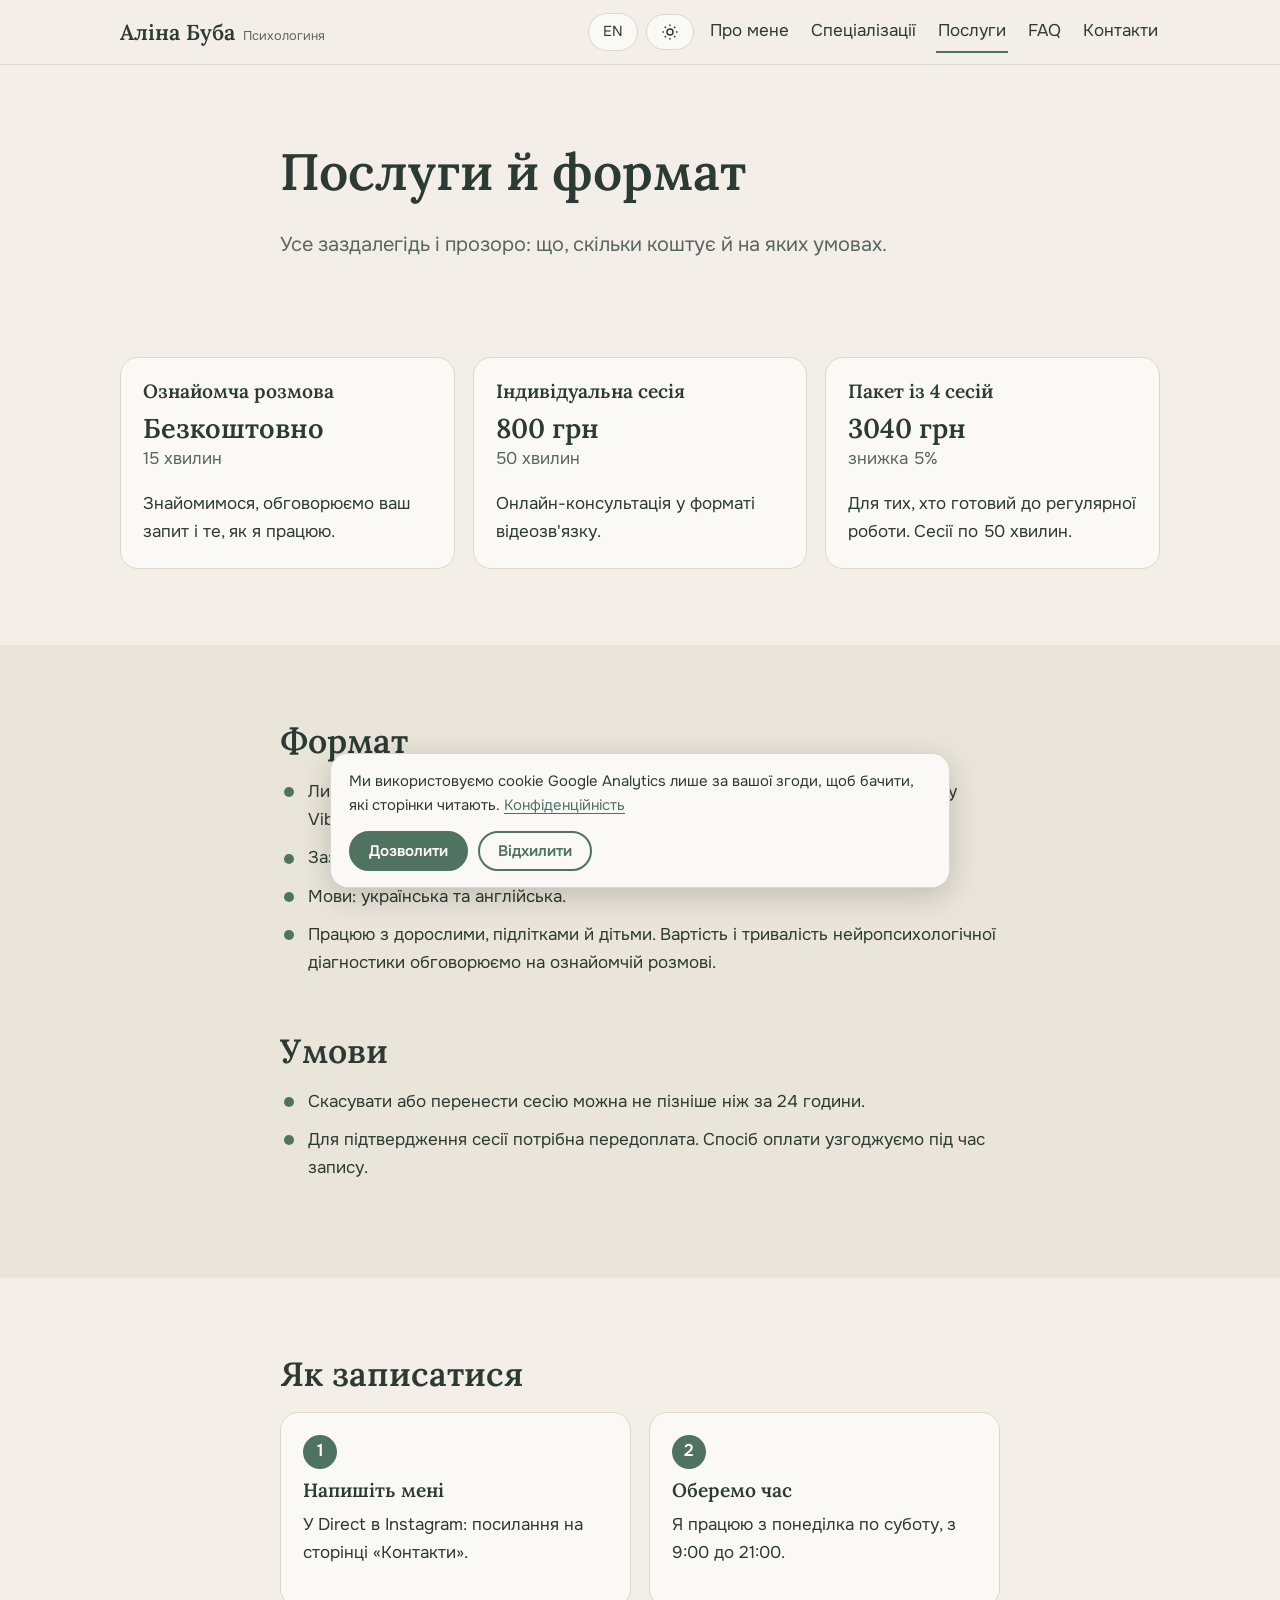
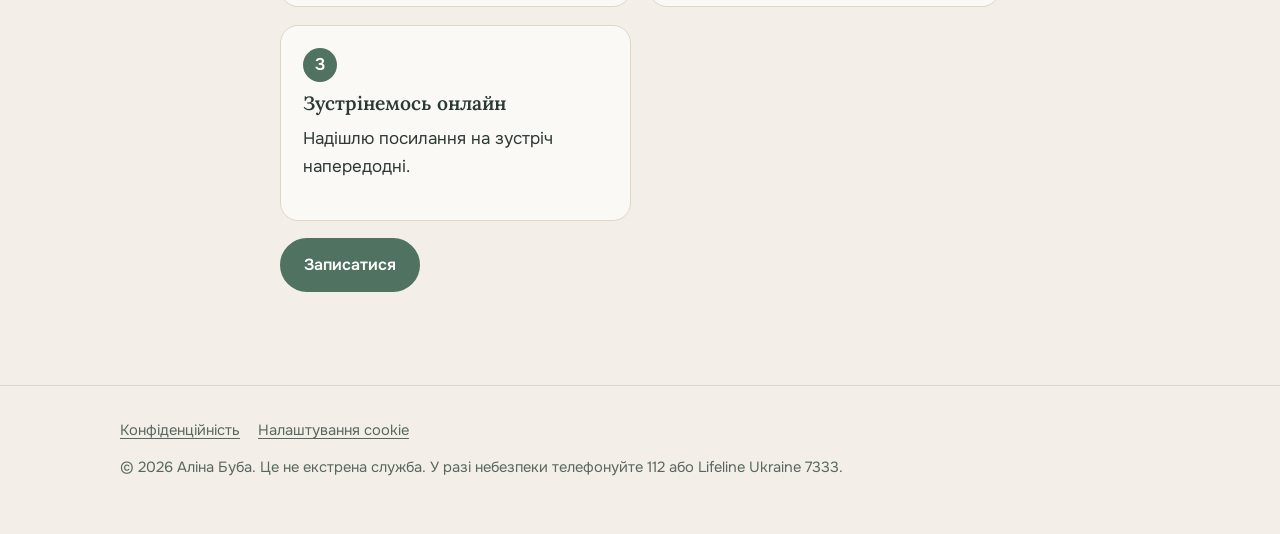
<file: services/index.html>
<!doctype html>
<html lang="uk">
<head>
<meta charset="utf-8">
<meta name="viewport" content="width=device-width,initial-scale=1,viewport-fit=cover">
<title>Послуги й ціни: онлайн-консультація психологині</title>
<meta name="description" content="Безкоштовна розмова 15 хв, сесія 50 хв (800 грн), пакет із 4 сесій. Онлайн, умови скасування, як записатися.">
<meta name="robots" content="index,follow">
<link rel="canonical" href="https://alinabuba.github.io/services/">
<link rel="alternate" hreflang="uk" href="https://alinabuba.github.io/services/">
<link rel="alternate" hreflang="en" href="https://alinabuba.github.io/en/services/">
<link rel="alternate" hreflang="x-default" href="https://alinabuba.github.io/services/">
<meta property="og:type" content="website"><meta property="og:site_name" content="Аліна Буба">
<meta property="og:title" content="Послуги й ціни: онлайн-консультація психологині"><meta property="og:description" content="Безкоштовна розмова 15 хв, сесія 50 хв (800 грн), пакет із 4 сесій. Онлайн, умови скасування, як записатися.">
<meta property="og:url" content="https://alinabuba.github.io/services/"><meta property="og:locale" content="uk_UA"><meta property="og:locale:alternate" content="en_US">
<meta property="og:image" content="https://alinabuba.github.io/og-image.png"><meta property="og:image:width" content="1200"><meta property="og:image:height" content="630"><meta property="og:image:alt" content="Аліна Буба, психологиня онлайн">
<meta name="twitter:card" content="summary_large_image"><meta name="twitter:title" content="Послуги й ціни: онлайн-консультація психологині"><meta name="twitter:description" content="Безкоштовна розмова 15 хв, сесія 50 хв (800 грн), пакет із 4 сесій. Онлайн, умови скасування, як записатися."><meta name="twitter:image" content="https://alinabuba.github.io/og-image.png">
<meta name="theme-color" media="(prefers-color-scheme: light)" content="#F3EFE8"><meta name="theme-color" media="(prefers-color-scheme: dark)" content="#1B211E">
<link rel="icon" href="/favicon.svg" type="image/svg+xml"><link rel="icon" href="/favicon-32.png" sizes="32x32" type="image/png">
<link rel="apple-touch-icon" href="/apple-touch-icon.png"><link rel="manifest" href="/site.webmanifest">
<link rel="preload" href="/fonts/lora-cyrillic.woff2" as="font" type="font/woff2" crossorigin><link rel="preload" href="/fonts/onest-cyrillic.woff2" as="font" type="font/woff2" crossorigin>
<script>(function(){try{var t=localStorage.getItem('theme');if(t==='light'||t==='dark')document.documentElement.setAttribute('data-theme',t)}catch(e){}document.documentElement.classList.add('js')})()</script>
<style>@font-face{font-family:'Lora';font-style:normal;font-weight:400 700;font-display:swap;src:url(/fonts/lora-cyrillic.woff2) format('woff2');unicode-range:U+0301, U+0400-045F, U+0490-0491, U+04B0-04B1, U+2116}@font-face{font-family:'Lora';font-style:normal;font-weight:400 700;font-display:swap;src:url(/fonts/lora-latin.woff2) format('woff2');unicode-range:U+0000-00FF, U+0131, U+0152-0153, U+02BB-02BC, U+02C6, U+02DA, U+02DC, U+0304, U+0308, U+0329, U+2000-206F, U+20AC, U+2122, U+2191, U+2193, U+2212, U+2215, U+FEFF, U+FFFD}@font-face{font-family:'Onest';font-style:normal;font-weight:400 700;font-display:swap;src:url(/fonts/onest-cyrillic.woff2) format('woff2');unicode-range:U+0301, U+0400-045F, U+0490-0491, U+04B0-04B1, U+2116}@font-face{font-family:'Onest';font-style:normal;font-weight:400 700;font-display:swap;src:url(/fonts/onest-latin.woff2) format('woff2');unicode-range:U+0000-00FF, U+0131, U+0152-0153, U+02BB-02BC, U+02C6, U+02DA, U+02DC, U+0304, U+0308, U+0329, U+2000-206F, U+20AC, U+2122, U+2191, U+2193, U+2212, U+2215, U+FEFF, U+FFFD}:root{--bg:#F3EFE8;--surface:#FBF9F5;--alt:#EAE5DA;--fg:#2B3A33;--muted:#58675F;--accent:#4F7360;--line:#DDD7CB;--onacc:#FFFFFF;--r:18px;color-scheme:light}@media (prefers-color-scheme:dark){:root:not([data-theme="light"]){--bg:#1B211E;--surface:#232B27;--alt:#202824;--fg:#E8EDE7;--muted:#A3B0A8;--accent:#9DBFA9;--line:#33403A;--onacc:#1B211E;color-scheme:dark}}:root[data-theme="dark"]{--bg:#1B211E;--surface:#232B27;--alt:#202824;--fg:#E8EDE7;--muted:#A3B0A8;--accent:#9DBFA9;--line:#33403A;--onacc:#1B211E;color-scheme:dark}
*{box-sizing:border-box}html{scroll-behavior:smooth;-webkit-text-size-adjust:100%}
@media (prefers-reduced-motion:reduce){html{scroll-behavior:auto}*{transition:none!important;animation:none!important}}
body{margin:0;background:var(--bg);color:var(--fg);font:400 clamp(1rem,.96rem + .2vw,1.0625rem)/1.65 Onest,system-ui,sans-serif}
h1,h2,h3{font-family:Lora,Georgia,serif;line-height:1.2;font-weight:600;margin:0 0 .5em;text-wrap:balance}
h1{font-size:clamp(2rem,1.4rem + 2.6vw,3.2rem)}h2{font-size:clamp(1.5rem,1.2rem + 1.4vw,2.1rem)}h3{font-size:1.2rem}
p{margin:0 0 1em}a{color:var(--accent);text-underline-offset:3px}img{max-width:100%}
.mt{margin-top:1.6em}.muted{color:var(--muted)}code{background:var(--alt);padding:0 .3em;border-radius:4px}
.wrap{max-width:1080px;margin:0 auto;padding-left:max(20px,env(safe-area-inset-left));padding-right:max(20px,env(safe-area-inset-right))}
.narrow{max-width:760px}
section{padding:clamp(40px,6vw,76px) 0}.alt{background:var(--alt)}
:focus-visible{outline:3px solid var(--accent);outline-offset:3px;border-radius:4px}
.skip{position:absolute;left:-999px;top:8px;background:var(--surface);padding:8px 14px;border-radius:8px;z-index:100}.skip:focus{left:8px}
.demo{background:#FFE98A;color:#2B2B2B;text-align:center;padding:6px 12px;font-size:.9rem}
mark.ph{background:#FFE98A;color:#2B2B2B;padding:0 .25em;border-radius:4px}
header.top{position:sticky;top:0;z-index:20;background:var(--bg);border-bottom:1px solid var(--line)}
.bar{display:flex;align-items:center;gap:14px;min-height:64px;flex-wrap:wrap;padding-top:6px;padding-bottom:6px}
.logo{font:600 1.35rem Lora,Georgia,serif;color:var(--fg);text-decoration:none;margin-right:auto}
.logo small{font:400 .8rem Onest,sans-serif;color:var(--muted);margin-left:8px}
nav.nav{display:flex;gap:4px 18px;flex-wrap:wrap}nav.nav a{color:var(--fg);text-decoration:none;padding:6px 2px;border-bottom:2px solid transparent}
nav.nav a:hover,nav.nav a[aria-current]{border-color:var(--accent)}
.tools{display:flex;gap:8px;align-items:center}
.pill,.burger{border:1px solid var(--line);background:var(--surface);color:var(--fg);border-radius:999px;padding:6px 14px;font:inherit;font-size:.9rem;cursor:pointer;text-decoration:none;display:inline-flex;align-items:center;min-height:36px}
.burger{display:none}
#theme svg{width:18px;height:18px;fill:none;stroke:currentColor;stroke-width:2}
@media (max-width:760px){
.js .burger{display:inline-flex}.js nav.nav{display:none;width:100%;flex-direction:column;order:5;padding-bottom:10px}.js nav.nav.open{display:flex}
.logo small{display:none}}
.btn{display:inline-block;background:var(--accent);color:var(--onacc);padding:12px 22px;border-radius:999px;text-decoration:none;font-weight:600;border:2px solid var(--accent);cursor:pointer;font-family:inherit;font-size:1rem}
.btn:hover{filter:brightness(1.07)}.btn.ghost{background:transparent;color:var(--accent)}
.actions{display:flex;gap:12px;flex-wrap:wrap;margin:1.4em 0}
.eyebrow{color:var(--accent);font-weight:600;letter-spacing:.08em;text-transform:uppercase;font-size:.85rem}
.lead{font-size:clamp(1.08rem,1rem + .4vw,1.25rem);color:var(--muted)}
.chips{display:flex;flex-wrap:wrap;gap:8px;list-style:none;padding:0;margin:0}
.chips li{border:1px solid var(--line);background:var(--surface);padding:4px 14px;border-radius:999px;font-size:.9rem}
.hero{display:grid;gap:36px;align-items:center}
@media (min-width:860px){.hero{grid-template-columns:1.25fr .75fr}}
.hero-sec{padding-top:clamp(28px,5vw,64px)}
.photo{margin:0;border-radius:999px 999px var(--r) var(--r);overflow:hidden;background:var(--alt);border:1px solid var(--line);aspect-ratio:4/5;width:100%;max-width:440px;justify-self:center}
.photo img{width:100%;height:100%;object-fit:cover;display:block}
.photo.empty{display:grid;place-items:center;text-align:center;padding:24px}
.about-teaser{display:grid;gap:32px;align-items:center}
@media (min-width:760px){.about-teaser{grid-template-columns:.7fr 1.3fr}}
.grid{display:grid;gap:18px;grid-template-columns:repeat(auto-fit,minmax(min(240px,100%),1fr))}
.card{background:var(--surface);border:1px solid var(--line);border-radius:var(--r);padding:22px}
.card h3{margin-bottom:.4em}.card p:last-child{margin-bottom:0}
.link-card{text-decoration:none;color:var(--fg);transition:transform .15s,border-color .15s}.link-card:hover{transform:translateY(-2px);border-color:var(--accent)}
.price{font:600 1.7rem Lora,Georgia,serif;margin:0}
.ticks{list-style:none;padding:0;margin:0 0 1.2em}.ticks li{padding-left:28px;position:relative;margin-bottom:.6em}
.ticks li::before{content:"";position:absolute;left:4px;top:.55em;width:10px;height:10px;border-radius:50%;background:var(--accent)}
.ticks.plain li{padding-left:0}.ticks.plain li::before{display:none}
.steps{counter-reset:s;list-style:none;padding:0;margin:0 0 1em;display:grid;gap:18px;grid-template-columns:repeat(auto-fit,minmax(min(240px,100%),1fr))}
.steps li{counter-increment:s;background:var(--surface);border:1px solid var(--line);border-radius:var(--r);padding:22px}
.steps li::before{content:counter(s);display:grid;place-items:center;width:34px;height:34px;border-radius:50%;background:var(--accent);color:var(--onacc);font-weight:600;margin-bottom:10px}
.alt .steps li{background:var(--surface)}
.timeline{list-style:none;padding:0;margin:0 0 1em}.timeline li{display:grid;gap:2px 18px;padding:14px 0;border-top:1px solid var(--line)}
.timeline .when{color:var(--accent);font-weight:600}
@media (min-width:640px){.timeline li{grid-template-columns:120px 1fr}}
.band{background:var(--accent);color:var(--onacc);text-align:center}
.band .btn{background:var(--onacc);color:var(--accent);border-color:var(--onacc)}
.page-head{padding-bottom:0}
.notice{background:var(--surface);border:1px solid var(--line);border-left:4px solid var(--accent);padding:10px 16px;border-radius:8px}
details{background:var(--surface);border:1px solid var(--line);border-radius:var(--r);margin-bottom:12px;padding:0 20px}
summary{cursor:pointer;font-weight:600;padding:16px 0;list-style:none;display:flex;justify-content:space-between;gap:12px}
summary::-webkit-details-marker{display:none}summary::after{content:"+";color:var(--accent);font-size:1.4rem;line-height:1}details[open] summary::after{content:"–"}
.ans{padding-bottom:6px}
footer.foot{border-top:1px solid var(--line);padding:32px 0 40px;color:var(--muted);font-size:.92rem}
.foot .wrap{display:grid;gap:12px}.foot nav{display:flex;gap:6px 18px;flex-wrap:wrap}
.foot a,.foot button{color:var(--muted)}.foot button{background:none;border:0;font:inherit;text-decoration:underline;cursor:pointer;padding:0;text-underline-offset:3px}
#consent{position:fixed;left:max(12px,env(safe-area-inset-left));right:max(12px,env(safe-area-inset-right));bottom:12px;z-index:50;max-width:620px;margin:0 auto;background:var(--surface);border:1px solid var(--line);border-radius:var(--r);padding:16px 18px;box-shadow:0 8px 30px rgba(0,0,0,.18)}
#consent[hidden]{display:none}#consent p{margin:0 0 12px;font-size:.93rem}#consent .row{display:flex;gap:10px;flex-wrap:wrap}
#consent .btn{padding:8px 18px;font-size:.95rem}
.nf{text-align:center;padding:12vh 0}
</style>
<script type="application/ld+json">{"@context": "https://schema.org", "@type": "WebSite", "name": "Аліна Буба", "url": "https://alinabuba.github.io/", "inLanguage": "uk"}</script><script type="application/ld+json">{"@context": "https://schema.org", "@type": "BreadcrumbList", "itemListElement": [{"@type": "ListItem", "position": 1, "name": "Головна", "item": "https://alinabuba.github.io/"}, {"@type": "ListItem", "position": 2, "name": "Послуги", "item": "https://alinabuba.github.io/services/"}]}</script>
</head>
<body>
<a class="skip" href="#main">До змісту</a>
<header class="top"><div class="wrap bar">
<a class="logo" href="/">Аліна Буба<small>Психологиня</small></a>
<div class="tools"><a class="pill" href="/en/services/" hreflang="en" lang="en" data-track="lang_switch" data-label="en">EN</a><button class="pill" id="theme" type="button" aria-label="Змінити тему"><svg viewBox="0 0 24 24" aria-hidden="true"><circle cx="12" cy="12" r="4"/><path d="M12 2v2M12 20v2M2 12h2M20 12h2M5 5l1.5 1.5M17.5 17.5 19 19M5 19l1.5-1.5M17.5 6.5 19 5"/></svg></button>
<button class="burger" id="burger" type="button" aria-expanded="false" aria-controls="nav">Меню</button></div>
<nav class="nav" id="nav" aria-label="Основна навігація"><a href="/about/">Про мене</a><a href="/specializations/">Спеціалізації</a><a href="/services/" aria-current=page>Послуги</a><a href="/faq/">FAQ</a><a href="/contacts/">Контакти</a></nav>
</div></header>
<main id="main">
<section class="page-head"><div class="wrap narrow"><h1>Послуги й формат</h1>
<p class="lead">Усе заздалегідь і прозоро: що, скільки коштує й на яких умовах.</p></div></section>

<section><div class="wrap">
<div class="grid">
<div class="card"><h3>Ознайомча розмова</h3><p class="price">Безкоштовно</p><p class="muted">15 хвилин</p><p>Знайомимося, обговорюємо ваш запит і те, як я працюю.</p></div>
<div class="card"><h3>Індивідуальна сесія</h3><p class="price">800 грн</p><p class="muted">50 хвилин</p><p>Онлайн-консультація у форматі відеозв'язку.</p></div>
<div class="card"><h3>Пакет із 4 сесій</h3><p class="price">3040 грн</p><p class="muted">знижка 5%</p><p>Для тих, хто готовий до регулярної роботи. Сесії по 50 хвилин.</p></div>
</div></div></section>

<section class="alt"><div class="wrap narrow">
<h2>Формат</h2>
<ul class="ticks">
<li>Лише онлайн, відеозв'язок: Zoom або Google Meet. За домовленістю можна й у Viber чи WhatsApp.</li>
<li>Зазвичай зустрічі раз на тиждень, час узгоджуємо заздалегідь.</li>
<li>Мови: українська та англійська.</li>
<li>Працюю з дорослими, підлітками й дітьми. Вартість і тривалість нейропсихологічної діагностики обговорюємо на ознайомчій розмові.</li>
</ul>
<h2 class="mt">Умови</h2>
<ul class="ticks">
<li>Скасувати або перенести сесію можна не пізніше ніж за 24 години.</li>
<li>Для підтвердження сесії потрібна передоплата. Спосіб оплати узгоджуємо під час запису.</li>
</ul>
</div></section>

<section><div class="wrap narrow">
<h2>Як записатися</h2>
<ol class="steps">
<li><h3>Напишіть мені</h3><p>У Direct в Instagram: посилання на сторінці «Контакти».</p></li>
<li><h3>Оберемо час</h3><p>Я працюю з понеділка по суботу, з 9:00 до 21:00.</p></li>
<li><h3>Зустрінемось онлайн</h3><p>Надішлю посилання на зустріч напередодні.</p></li>
</ol>
<p><a class="btn" href="/contacts/#book" data-track="cta_click" data-label="services">Записатися</a></p>
</div></section></main>
<footer class="foot"><div class="wrap"><nav><a href="/privacy/">Конфіденційність</a><button type="button" data-cookie-settings>Налаштування cookie</button></nav><p>© 2026 Аліна Буба. Це не екстрена служба. У разі небезпеки телефонуйте 112 або Lifeline Ukraine 7333.</p></div></footer>
<div id="consent" role="dialog" aria-label="Cookie" hidden><p>Ми використовуємо cookie Google Analytics лише за вашої згоди, щоб бачити, які сторінки читають. <a href="/privacy/">Конфіденційність</a></p>
<div class="row"><button class="btn" id="c-yes" type="button">Дозволити</button><button class="btn ghost" id="c-no" type="button">Відхилити</button></div></div>
<script>
(function(){
var GA='G-PJW885J5PS',L=document.documentElement.lang==='en'?'en':'ua';
window.dataLayer=window.dataLayer||[];function gtag(){dataLayer.push(arguments)}window.gtag=gtag;
gtag('consent','default',{analytics_storage:'denied',ad_storage:'denied',ad_user_data:'denied',ad_personalization:'denied',wait_for_update:500});
var KEY='cookie-consent',box=document.getElementById('consent');
function get(){try{return localStorage.getItem(KEY)}catch(e){return null}}
function set(v){try{localStorage.setItem(KEY,v)}catch(e){}}
var loaded=false;
function loadGA(){if(loaded)return;loaded=true;var s=document.createElement('script');s.async=true;s.src='https://www.googletagmanager.com/gtag/js?id='+GA;document.head.appendChild(s);
gtag('js',new Date());gtag('config',GA,{allow_google_signals:false,allow_ad_personalization_signals:false})}
function clearCookies(){var names=document.cookie.split(';').map(function(c){return c.split('=')[0].trim()}).filter(function(n){return n==='_ga'||n.indexOf('_ga_')===0});
var parts=location.hostname.split('.'),doms=[''];for(var i=0;i<parts.length-1;i++)doms.push(';domain=.'+parts.slice(i).join('.'));
names.forEach(function(n){doms.forEach(function(d){document.cookie=n+'=;expires=Thu, 01 Jan 1970 00:00:00 GMT;path=/'+d})})}
function apply(v){if(v==='granted'){gtag('consent','update',{analytics_storage:'granted'});loadGA()}else{gtag('consent','update',{analytics_storage:'denied'});clearCookies()}}
function choose(v){set(v);box.hidden=true;apply(v)}
var saved=get();if(saved)apply(saved);else box.hidden=false;
document.getElementById('c-yes').onclick=function(){choose('granted')};
document.getElementById('c-no').onclick=function(){choose('denied')};
document.querySelectorAll('[data-cookie-settings]').forEach(function(b){b.onclick=function(){box.hidden=false;document.getElementById('c-yes').focus()}});
function track(n,p){if(get()==='granted'&&loaded)gtag('event',n,p||{})}
document.addEventListener('click',function(e){var a=e.target.closest('[data-track]');if(a)track(a.dataset.track,{label:a.dataset.label})});
document.querySelectorAll('details').forEach(function(d){d.addEventListener('toggle',function(){if(d.open)track('faq_open',{label:d.querySelector('summary').textContent})})});
if(location.hash){var t=document.querySelector('details'+location.hash);if(t)t.open=true}
var seen={};window.addEventListener('scroll',function(){var h=document.documentElement,p=(h.scrollTop+innerHeight)/h.scrollHeight*100;[50,90].forEach(function(x){if(p>=x&&!seen[x]){seen[x]=1;track('scroll_depth',{label:x+'%'})}})},{passive:true});
var th=document.getElementById('theme');th.onclick=function(){var r=document.documentElement,cur=r.getAttribute('data-theme')||(matchMedia('(prefers-color-scheme:dark)').matches?'dark':'light'),n=cur==='dark'?'light':'dark';r.setAttribute('data-theme',n);try{localStorage.setItem('theme',n)}catch(e){}track('theme_change',{label:n})};
var bg=document.getElementById('burger'),nv=document.getElementById('nav');bg.onclick=function(){var o=nv.classList.toggle('open');bg.setAttribute('aria-expanded',o)};
})();
</script>
</body></html>
</file>
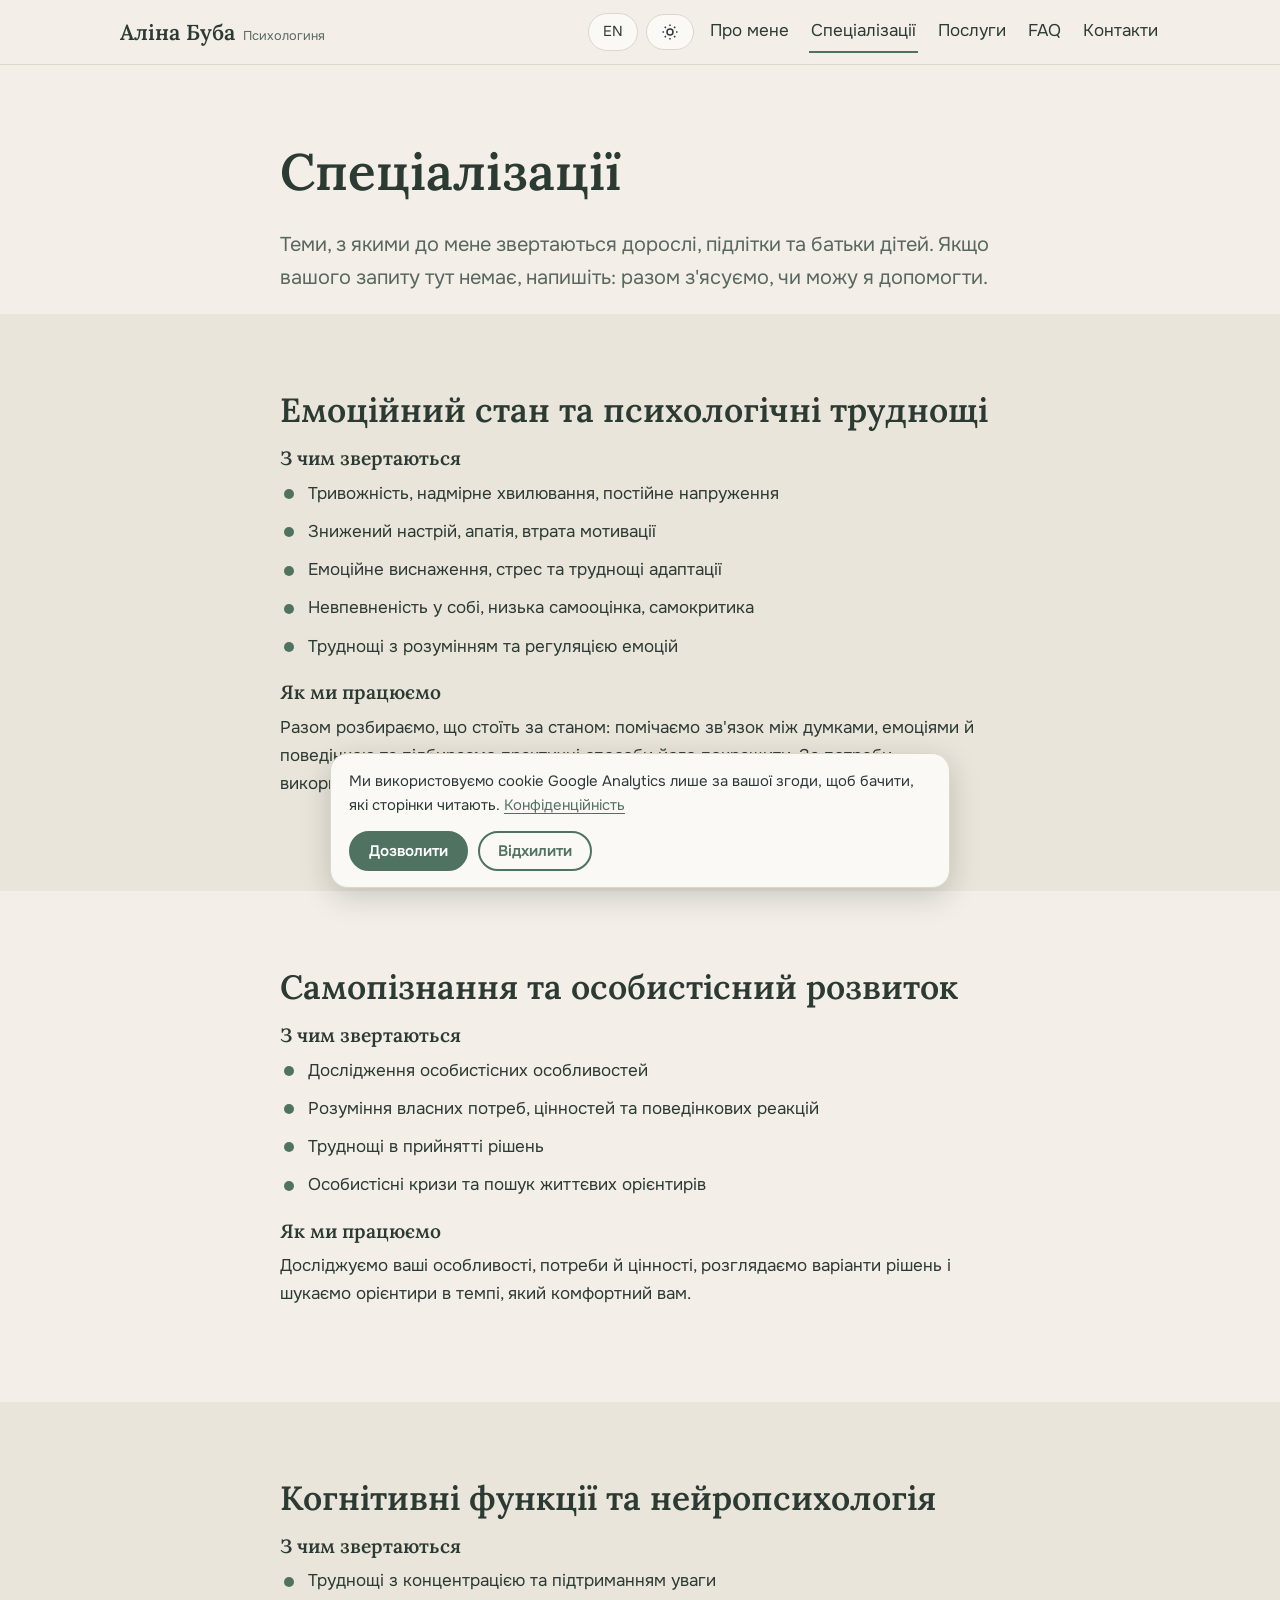
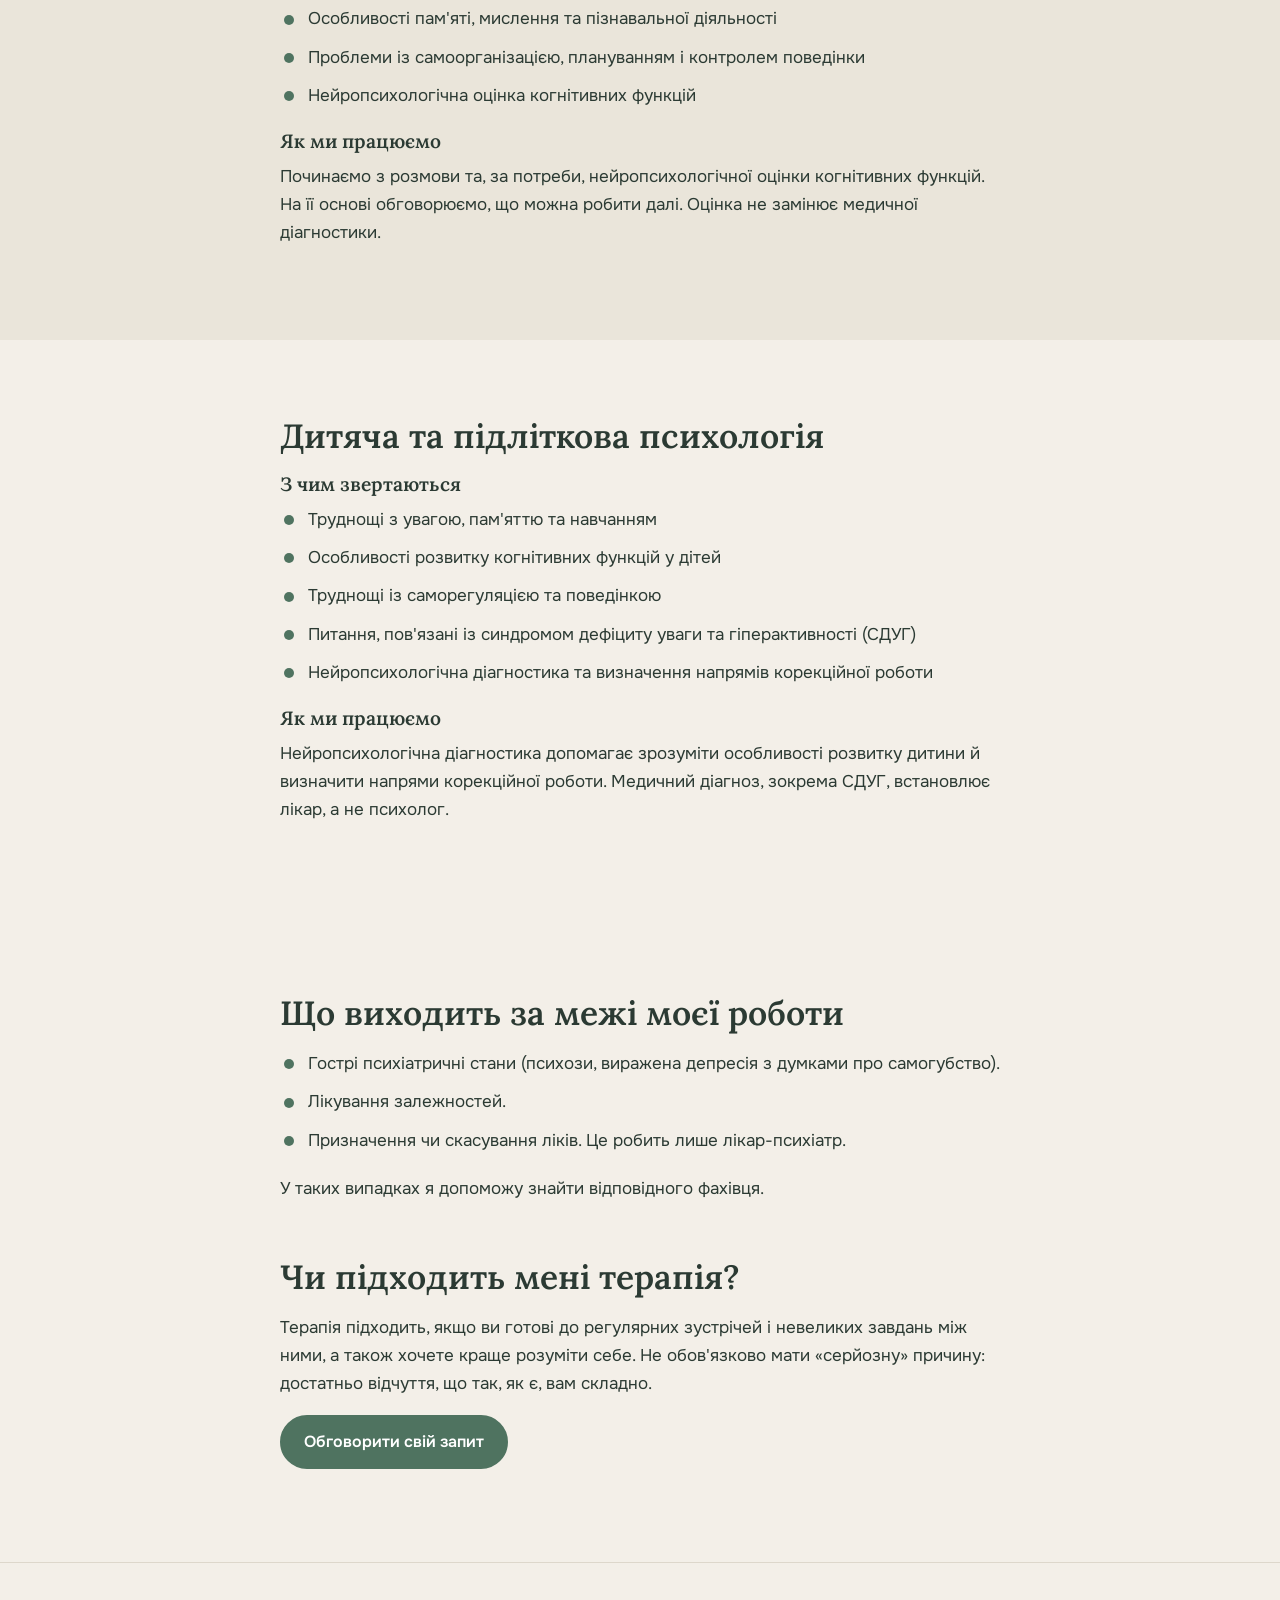
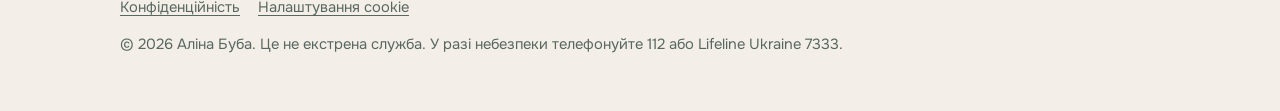
<file: specializations/index.html>
<!doctype html>
<html lang="uk">
<head>
<meta charset="utf-8">
<meta name="viewport" content="width=device-width,initial-scale=1,viewport-fit=cover">
<title>Спеціалізації: емоційний стан, нейропсихологія, діти й підлітки</title>
<meta name="description" content="З чим працює Аліна Буба: тривожність, виснаження, самооцінка, самопізнання, увага й пам&#x27;ять, нейропсихологічна діагностика, СДУГ, діти та підлітки.">
<meta name="robots" content="index,follow">
<link rel="canonical" href="https://alinabuba.github.io/specializations/">
<link rel="alternate" hreflang="uk" href="https://alinabuba.github.io/specializations/">
<link rel="alternate" hreflang="en" href="https://alinabuba.github.io/en/specializations/">
<link rel="alternate" hreflang="x-default" href="https://alinabuba.github.io/specializations/">
<meta property="og:type" content="website"><meta property="og:site_name" content="Аліна Буба">
<meta property="og:title" content="Спеціалізації: емоційний стан, нейропсихологія, діти й підлітки"><meta property="og:description" content="З чим працює Аліна Буба: тривожність, виснаження, самооцінка, самопізнання, увага й пам&#x27;ять, нейропсихологічна діагностика, СДУГ, діти та підлітки.">
<meta property="og:url" content="https://alinabuba.github.io/specializations/"><meta property="og:locale" content="uk_UA"><meta property="og:locale:alternate" content="en_US">
<meta property="og:image" content="https://alinabuba.github.io/og-image.png"><meta property="og:image:width" content="1200"><meta property="og:image:height" content="630"><meta property="og:image:alt" content="Аліна Буба, психологиня онлайн">
<meta name="twitter:card" content="summary_large_image"><meta name="twitter:title" content="Спеціалізації: емоційний стан, нейропсихологія, діти й підлітки"><meta name="twitter:description" content="З чим працює Аліна Буба: тривожність, виснаження, самооцінка, самопізнання, увага й пам&#x27;ять, нейропсихологічна діагностика, СДУГ, діти та підлітки."><meta name="twitter:image" content="https://alinabuba.github.io/og-image.png">
<meta name="theme-color" media="(prefers-color-scheme: light)" content="#F3EFE8"><meta name="theme-color" media="(prefers-color-scheme: dark)" content="#1B211E">
<link rel="icon" href="/favicon.svg" type="image/svg+xml"><link rel="icon" href="/favicon-32.png" sizes="32x32" type="image/png">
<link rel="apple-touch-icon" href="/apple-touch-icon.png"><link rel="manifest" href="/site.webmanifest">
<link rel="preload" href="/fonts/lora-cyrillic.woff2" as="font" type="font/woff2" crossorigin><link rel="preload" href="/fonts/onest-cyrillic.woff2" as="font" type="font/woff2" crossorigin>
<script>(function(){try{var t=localStorage.getItem('theme');if(t==='light'||t==='dark')document.documentElement.setAttribute('data-theme',t)}catch(e){}document.documentElement.classList.add('js')})()</script>
<style>@font-face{font-family:'Lora';font-style:normal;font-weight:400 700;font-display:swap;src:url(/fonts/lora-cyrillic.woff2) format('woff2');unicode-range:U+0301, U+0400-045F, U+0490-0491, U+04B0-04B1, U+2116}@font-face{font-family:'Lora';font-style:normal;font-weight:400 700;font-display:swap;src:url(/fonts/lora-latin.woff2) format('woff2');unicode-range:U+0000-00FF, U+0131, U+0152-0153, U+02BB-02BC, U+02C6, U+02DA, U+02DC, U+0304, U+0308, U+0329, U+2000-206F, U+20AC, U+2122, U+2191, U+2193, U+2212, U+2215, U+FEFF, U+FFFD}@font-face{font-family:'Onest';font-style:normal;font-weight:400 700;font-display:swap;src:url(/fonts/onest-cyrillic.woff2) format('woff2');unicode-range:U+0301, U+0400-045F, U+0490-0491, U+04B0-04B1, U+2116}@font-face{font-family:'Onest';font-style:normal;font-weight:400 700;font-display:swap;src:url(/fonts/onest-latin.woff2) format('woff2');unicode-range:U+0000-00FF, U+0131, U+0152-0153, U+02BB-02BC, U+02C6, U+02DA, U+02DC, U+0304, U+0308, U+0329, U+2000-206F, U+20AC, U+2122, U+2191, U+2193, U+2212, U+2215, U+FEFF, U+FFFD}:root{--bg:#F3EFE8;--surface:#FBF9F5;--alt:#EAE5DA;--fg:#2B3A33;--muted:#58675F;--accent:#4F7360;--line:#DDD7CB;--onacc:#FFFFFF;--r:18px;color-scheme:light}@media (prefers-color-scheme:dark){:root:not([data-theme="light"]){--bg:#1B211E;--surface:#232B27;--alt:#202824;--fg:#E8EDE7;--muted:#A3B0A8;--accent:#9DBFA9;--line:#33403A;--onacc:#1B211E;color-scheme:dark}}:root[data-theme="dark"]{--bg:#1B211E;--surface:#232B27;--alt:#202824;--fg:#E8EDE7;--muted:#A3B0A8;--accent:#9DBFA9;--line:#33403A;--onacc:#1B211E;color-scheme:dark}
*{box-sizing:border-box}html{scroll-behavior:smooth;-webkit-text-size-adjust:100%}
@media (prefers-reduced-motion:reduce){html{scroll-behavior:auto}*{transition:none!important;animation:none!important}}
body{margin:0;background:var(--bg);color:var(--fg);font:400 clamp(1rem,.96rem + .2vw,1.0625rem)/1.65 Onest,system-ui,sans-serif}
h1,h2,h3{font-family:Lora,Georgia,serif;line-height:1.2;font-weight:600;margin:0 0 .5em;text-wrap:balance}
h1{font-size:clamp(2rem,1.4rem + 2.6vw,3.2rem)}h2{font-size:clamp(1.5rem,1.2rem + 1.4vw,2.1rem)}h3{font-size:1.2rem}
p{margin:0 0 1em}a{color:var(--accent);text-underline-offset:3px}img{max-width:100%}
.mt{margin-top:1.6em}.muted{color:var(--muted)}code{background:var(--alt);padding:0 .3em;border-radius:4px}
.wrap{max-width:1080px;margin:0 auto;padding-left:max(20px,env(safe-area-inset-left));padding-right:max(20px,env(safe-area-inset-right))}
.narrow{max-width:760px}
section{padding:clamp(40px,6vw,76px) 0}.alt{background:var(--alt)}
:focus-visible{outline:3px solid var(--accent);outline-offset:3px;border-radius:4px}
.skip{position:absolute;left:-999px;top:8px;background:var(--surface);padding:8px 14px;border-radius:8px;z-index:100}.skip:focus{left:8px}
.demo{background:#FFE98A;color:#2B2B2B;text-align:center;padding:6px 12px;font-size:.9rem}
mark.ph{background:#FFE98A;color:#2B2B2B;padding:0 .25em;border-radius:4px}
header.top{position:sticky;top:0;z-index:20;background:var(--bg);border-bottom:1px solid var(--line)}
.bar{display:flex;align-items:center;gap:14px;min-height:64px;flex-wrap:wrap;padding-top:6px;padding-bottom:6px}
.logo{font:600 1.35rem Lora,Georgia,serif;color:var(--fg);text-decoration:none;margin-right:auto}
.logo small{font:400 .8rem Onest,sans-serif;color:var(--muted);margin-left:8px}
nav.nav{display:flex;gap:4px 18px;flex-wrap:wrap}nav.nav a{color:var(--fg);text-decoration:none;padding:6px 2px;border-bottom:2px solid transparent}
nav.nav a:hover,nav.nav a[aria-current]{border-color:var(--accent)}
.tools{display:flex;gap:8px;align-items:center}
.pill,.burger{border:1px solid var(--line);background:var(--surface);color:var(--fg);border-radius:999px;padding:6px 14px;font:inherit;font-size:.9rem;cursor:pointer;text-decoration:none;display:inline-flex;align-items:center;min-height:36px}
.burger{display:none}
#theme svg{width:18px;height:18px;fill:none;stroke:currentColor;stroke-width:2}
@media (max-width:760px){
.js .burger{display:inline-flex}.js nav.nav{display:none;width:100%;flex-direction:column;order:5;padding-bottom:10px}.js nav.nav.open{display:flex}
.logo small{display:none}}
.btn{display:inline-block;background:var(--accent);color:var(--onacc);padding:12px 22px;border-radius:999px;text-decoration:none;font-weight:600;border:2px solid var(--accent);cursor:pointer;font-family:inherit;font-size:1rem}
.btn:hover{filter:brightness(1.07)}.btn.ghost{background:transparent;color:var(--accent)}
.actions{display:flex;gap:12px;flex-wrap:wrap;margin:1.4em 0}
.eyebrow{color:var(--accent);font-weight:600;letter-spacing:.08em;text-transform:uppercase;font-size:.85rem}
.lead{font-size:clamp(1.08rem,1rem + .4vw,1.25rem);color:var(--muted)}
.chips{display:flex;flex-wrap:wrap;gap:8px;list-style:none;padding:0;margin:0}
.chips li{border:1px solid var(--line);background:var(--surface);padding:4px 14px;border-radius:999px;font-size:.9rem}
.hero{display:grid;gap:36px;align-items:center}
@media (min-width:860px){.hero{grid-template-columns:1.25fr .75fr}}
.hero-sec{padding-top:clamp(28px,5vw,64px)}
.photo{margin:0;border-radius:999px 999px var(--r) var(--r);overflow:hidden;background:var(--alt);border:1px solid var(--line);aspect-ratio:4/5;width:100%;max-width:440px;justify-self:center}
.photo img{width:100%;height:100%;object-fit:cover;display:block}
.photo.empty{display:grid;place-items:center;text-align:center;padding:24px}
.about-teaser{display:grid;gap:32px;align-items:center}
@media (min-width:760px){.about-teaser{grid-template-columns:.7fr 1.3fr}}
.grid{display:grid;gap:18px;grid-template-columns:repeat(auto-fit,minmax(min(240px,100%),1fr))}
.card{background:var(--surface);border:1px solid var(--line);border-radius:var(--r);padding:22px}
.card h3{margin-bottom:.4em}.card p:last-child{margin-bottom:0}
.link-card{text-decoration:none;color:var(--fg);transition:transform .15s,border-color .15s}.link-card:hover{transform:translateY(-2px);border-color:var(--accent)}
.price{font:600 1.7rem Lora,Georgia,serif;margin:0}
.ticks{list-style:none;padding:0;margin:0 0 1.2em}.ticks li{padding-left:28px;position:relative;margin-bottom:.6em}
.ticks li::before{content:"";position:absolute;left:4px;top:.55em;width:10px;height:10px;border-radius:50%;background:var(--accent)}
.ticks.plain li{padding-left:0}.ticks.plain li::before{display:none}
.steps{counter-reset:s;list-style:none;padding:0;margin:0 0 1em;display:grid;gap:18px;grid-template-columns:repeat(auto-fit,minmax(min(240px,100%),1fr))}
.steps li{counter-increment:s;background:var(--surface);border:1px solid var(--line);border-radius:var(--r);padding:22px}
.steps li::before{content:counter(s);display:grid;place-items:center;width:34px;height:34px;border-radius:50%;background:var(--accent);color:var(--onacc);font-weight:600;margin-bottom:10px}
.alt .steps li{background:var(--surface)}
.timeline{list-style:none;padding:0;margin:0 0 1em}.timeline li{display:grid;gap:2px 18px;padding:14px 0;border-top:1px solid var(--line)}
.timeline .when{color:var(--accent);font-weight:600}
@media (min-width:640px){.timeline li{grid-template-columns:120px 1fr}}
.band{background:var(--accent);color:var(--onacc);text-align:center}
.band .btn{background:var(--onacc);color:var(--accent);border-color:var(--onacc)}
.page-head{padding-bottom:0}
.notice{background:var(--surface);border:1px solid var(--line);border-left:4px solid var(--accent);padding:10px 16px;border-radius:8px}
details{background:var(--surface);border:1px solid var(--line);border-radius:var(--r);margin-bottom:12px;padding:0 20px}
summary{cursor:pointer;font-weight:600;padding:16px 0;list-style:none;display:flex;justify-content:space-between;gap:12px}
summary::-webkit-details-marker{display:none}summary::after{content:"+";color:var(--accent);font-size:1.4rem;line-height:1}details[open] summary::after{content:"–"}
.ans{padding-bottom:6px}
footer.foot{border-top:1px solid var(--line);padding:32px 0 40px;color:var(--muted);font-size:.92rem}
.foot .wrap{display:grid;gap:12px}.foot nav{display:flex;gap:6px 18px;flex-wrap:wrap}
.foot a,.foot button{color:var(--muted)}.foot button{background:none;border:0;font:inherit;text-decoration:underline;cursor:pointer;padding:0;text-underline-offset:3px}
#consent{position:fixed;left:max(12px,env(safe-area-inset-left));right:max(12px,env(safe-area-inset-right));bottom:12px;z-index:50;max-width:620px;margin:0 auto;background:var(--surface);border:1px solid var(--line);border-radius:var(--r);padding:16px 18px;box-shadow:0 8px 30px rgba(0,0,0,.18)}
#consent[hidden]{display:none}#consent p{margin:0 0 12px;font-size:.93rem}#consent .row{display:flex;gap:10px;flex-wrap:wrap}
#consent .btn{padding:8px 18px;font-size:.95rem}
.nf{text-align:center;padding:12vh 0}
</style>
<script type="application/ld+json">{"@context": "https://schema.org", "@type": "WebSite", "name": "Аліна Буба", "url": "https://alinabuba.github.io/", "inLanguage": "uk"}</script><script type="application/ld+json">{"@context": "https://schema.org", "@type": "BreadcrumbList", "itemListElement": [{"@type": "ListItem", "position": 1, "name": "Головна", "item": "https://alinabuba.github.io/"}, {"@type": "ListItem", "position": 2, "name": "Спеціалізації", "item": "https://alinabuba.github.io/specializations/"}]}</script>
</head>
<body>
<a class="skip" href="#main">До змісту</a>
<header class="top"><div class="wrap bar">
<a class="logo" href="/">Аліна Буба<small>Психологиня</small></a>
<div class="tools"><a class="pill" href="/en/specializations/" hreflang="en" lang="en" data-track="lang_switch" data-label="en">EN</a><button class="pill" id="theme" type="button" aria-label="Змінити тему"><svg viewBox="0 0 24 24" aria-hidden="true"><circle cx="12" cy="12" r="4"/><path d="M12 2v2M12 20v2M2 12h2M20 12h2M5 5l1.5 1.5M17.5 17.5 19 19M5 19l1.5-1.5M17.5 6.5 19 5"/></svg></button>
<button class="burger" id="burger" type="button" aria-expanded="false" aria-controls="nav">Меню</button></div>
<nav class="nav" id="nav" aria-label="Основна навігація"><a href="/about/">Про мене</a><a href="/specializations/" aria-current=page>Спеціалізації</a><a href="/services/">Послуги</a><a href="/faq/">FAQ</a><a href="/contacts/">Контакти</a></nav>
</div></header>
<main id="main">
<section class="page-head"><div class="wrap narrow"><h1>Спеціалізації</h1>
<p class="lead">Теми, з якими до мене звертаються дорослі, підлітки та батьки дітей. Якщо вашого запиту тут немає, напишіть: разом з'ясуємо, чи можу я допомогти.</p></div></section>
<section id="emotions" class="alt"><div class="wrap narrow">
<h2>Емоційний стан та психологічні труднощі</h2>
<h3>З чим звертаються</h3><ul class="ticks"><li>Тривожність, надмірне хвилювання, постійне напруження</li><li>Знижений настрій, апатія, втрата мотивації</li><li>Емоційне виснаження, стрес та труднощі адаптації</li><li>Невпевненість у собі, низька самооцінка, самокритика</li><li>Труднощі з розумінням та регуляцією емоцій</li></ul>
<h3>Як ми працюємо</h3><p>Разом розбираємо, що стоїть за станом: помічаємо зв'язок між думками, емоціями й поведінкою та підбираємо практичні способи його покращити. За потреби використовуємо методи психодіагностики.</p>
</div></section><section id="self-discovery" class=""><div class="wrap narrow">
<h2>Самопізнання та особистісний розвиток</h2>
<h3>З чим звертаються</h3><ul class="ticks"><li>Дослідження особистісних особливостей</li><li>Розуміння власних потреб, цінностей та поведінкових реакцій</li><li>Труднощі в прийнятті рішень</li><li>Особистісні кризи та пошук життєвих орієнтирів</li></ul>
<h3>Як ми працюємо</h3><p>Досліджуємо ваші особливості, потреби й цінності, розглядаємо варіанти рішень і шукаємо орієнтири в темпі, який комфортний вам.</p>
</div></section><section id="neuropsychology" class="alt"><div class="wrap narrow">
<h2>Когнітивні функції та нейропсихологія</h2>
<h3>З чим звертаються</h3><ul class="ticks"><li>Труднощі з концентрацією та підтриманням уваги</li><li>Особливості пам'яті, мислення та пізнавальної діяльності</li><li>Проблеми із самоорганізацією, плануванням і контролем поведінки</li><li>Нейропсихологічна оцінка когнітивних функцій</li></ul>
<h3>Як ми працюємо</h3><p>Починаємо з розмови та, за потреби, нейропсихологічної оцінки когнітивних функцій. На її основі обговорюємо, що можна робити далі. Оцінка не замінює медичної діагностики.</p>
</div></section><section id="children" class=""><div class="wrap narrow">
<h2>Дитяча та підліткова психологія</h2>
<h3>З чим звертаються</h3><ul class="ticks"><li>Труднощі з увагою, пам'яттю та навчанням</li><li>Особливості розвитку когнітивних функцій у дітей</li><li>Труднощі із саморегуляцією та поведінкою</li><li>Питання, пов'язані із синдромом дефіциту уваги та гіперактивності (СДУГ)</li><li>Нейропсихологічна діагностика та визначення напрямів корекційної роботи</li></ul>
<h3>Як ми працюємо</h3><p>Нейропсихологічна діагностика допомагає зрозуміти особливості розвитку дитини й визначити напрями корекційної роботи. Медичний діагноз, зокрема СДУГ, встановлює лікар, а не психолог.</p>
</div></section>
<section><div class="wrap narrow">
<h2>Що виходить за межі моєї роботи</h2>
<ul class="ticks"><li>Гострі психіатричні стани (психози, виражена депресія з думками про самогубство).</li>
<li>Лікування залежностей.</li>
<li>Призначення чи скасування ліків. Це робить лише лікар-психіатр.</li></ul>
<p>У таких випадках я допоможу знайти відповідного фахівця.</p>
<h2 class="mt">Чи підходить мені терапія?</h2>
<p>Терапія підходить, якщо ви готові до регулярних зустрічей і невеликих завдань між ними, а також хочете краще розуміти себе. Не обов'язково мати «серйозну» причину: достатньо відчуття, що так, як є, вам складно.</p>
<p><a class="btn" href="/contacts/#book" data-track="cta_click" data-label="specializations">Обговорити свій запит</a></p>
</div></section></main>
<footer class="foot"><div class="wrap"><nav><a href="/privacy/">Конфіденційність</a><button type="button" data-cookie-settings>Налаштування cookie</button></nav><p>© 2026 Аліна Буба. Це не екстрена служба. У разі небезпеки телефонуйте 112 або Lifeline Ukraine 7333.</p></div></footer>
<div id="consent" role="dialog" aria-label="Cookie" hidden><p>Ми використовуємо cookie Google Analytics лише за вашої згоди, щоб бачити, які сторінки читають. <a href="/privacy/">Конфіденційність</a></p>
<div class="row"><button class="btn" id="c-yes" type="button">Дозволити</button><button class="btn ghost" id="c-no" type="button">Відхилити</button></div></div>
<script>
(function(){
var GA='G-PJW885J5PS',L=document.documentElement.lang==='en'?'en':'ua';
window.dataLayer=window.dataLayer||[];function gtag(){dataLayer.push(arguments)}window.gtag=gtag;
gtag('consent','default',{analytics_storage:'denied',ad_storage:'denied',ad_user_data:'denied',ad_personalization:'denied',wait_for_update:500});
var KEY='cookie-consent',box=document.getElementById('consent');
function get(){try{return localStorage.getItem(KEY)}catch(e){return null}}
function set(v){try{localStorage.setItem(KEY,v)}catch(e){}}
var loaded=false;
function loadGA(){if(loaded)return;loaded=true;var s=document.createElement('script');s.async=true;s.src='https://www.googletagmanager.com/gtag/js?id='+GA;document.head.appendChild(s);
gtag('js',new Date());gtag('config',GA,{allow_google_signals:false,allow_ad_personalization_signals:false})}
function clearCookies(){var names=document.cookie.split(';').map(function(c){return c.split('=')[0].trim()}).filter(function(n){return n==='_ga'||n.indexOf('_ga_')===0});
var parts=location.hostname.split('.'),doms=[''];for(var i=0;i<parts.length-1;i++)doms.push(';domain=.'+parts.slice(i).join('.'));
names.forEach(function(n){doms.forEach(function(d){document.cookie=n+'=;expires=Thu, 01 Jan 1970 00:00:00 GMT;path=/'+d})})}
function apply(v){if(v==='granted'){gtag('consent','update',{analytics_storage:'granted'});loadGA()}else{gtag('consent','update',{analytics_storage:'denied'});clearCookies()}}
function choose(v){set(v);box.hidden=true;apply(v)}
var saved=get();if(saved)apply(saved);else box.hidden=false;
document.getElementById('c-yes').onclick=function(){choose('granted')};
document.getElementById('c-no').onclick=function(){choose('denied')};
document.querySelectorAll('[data-cookie-settings]').forEach(function(b){b.onclick=function(){box.hidden=false;document.getElementById('c-yes').focus()}});
function track(n,p){if(get()==='granted'&&loaded)gtag('event',n,p||{})}
document.addEventListener('click',function(e){var a=e.target.closest('[data-track]');if(a)track(a.dataset.track,{label:a.dataset.label})});
document.querySelectorAll('details').forEach(function(d){d.addEventListener('toggle',function(){if(d.open)track('faq_open',{label:d.querySelector('summary').textContent})})});
if(location.hash){var t=document.querySelector('details'+location.hash);if(t)t.open=true}
var seen={};window.addEventListener('scroll',function(){var h=document.documentElement,p=(h.scrollTop+innerHeight)/h.scrollHeight*100;[50,90].forEach(function(x){if(p>=x&&!seen[x]){seen[x]=1;track('scroll_depth',{label:x+'%'})}})},{passive:true});
var th=document.getElementById('theme');th.onclick=function(){var r=document.documentElement,cur=r.getAttribute('data-theme')||(matchMedia('(prefers-color-scheme:dark)').matches?'dark':'light'),n=cur==='dark'?'light':'dark';r.setAttribute('data-theme',n);try{localStorage.setItem('theme',n)}catch(e){}track('theme_change',{label:n})};
var bg=document.getElementById('burger'),nv=document.getElementById('nav');bg.onclick=function(){var o=nv.classList.toggle('open');bg.setAttribute('aria-expanded',o)};
})();
</script>
</body></html>
</file>
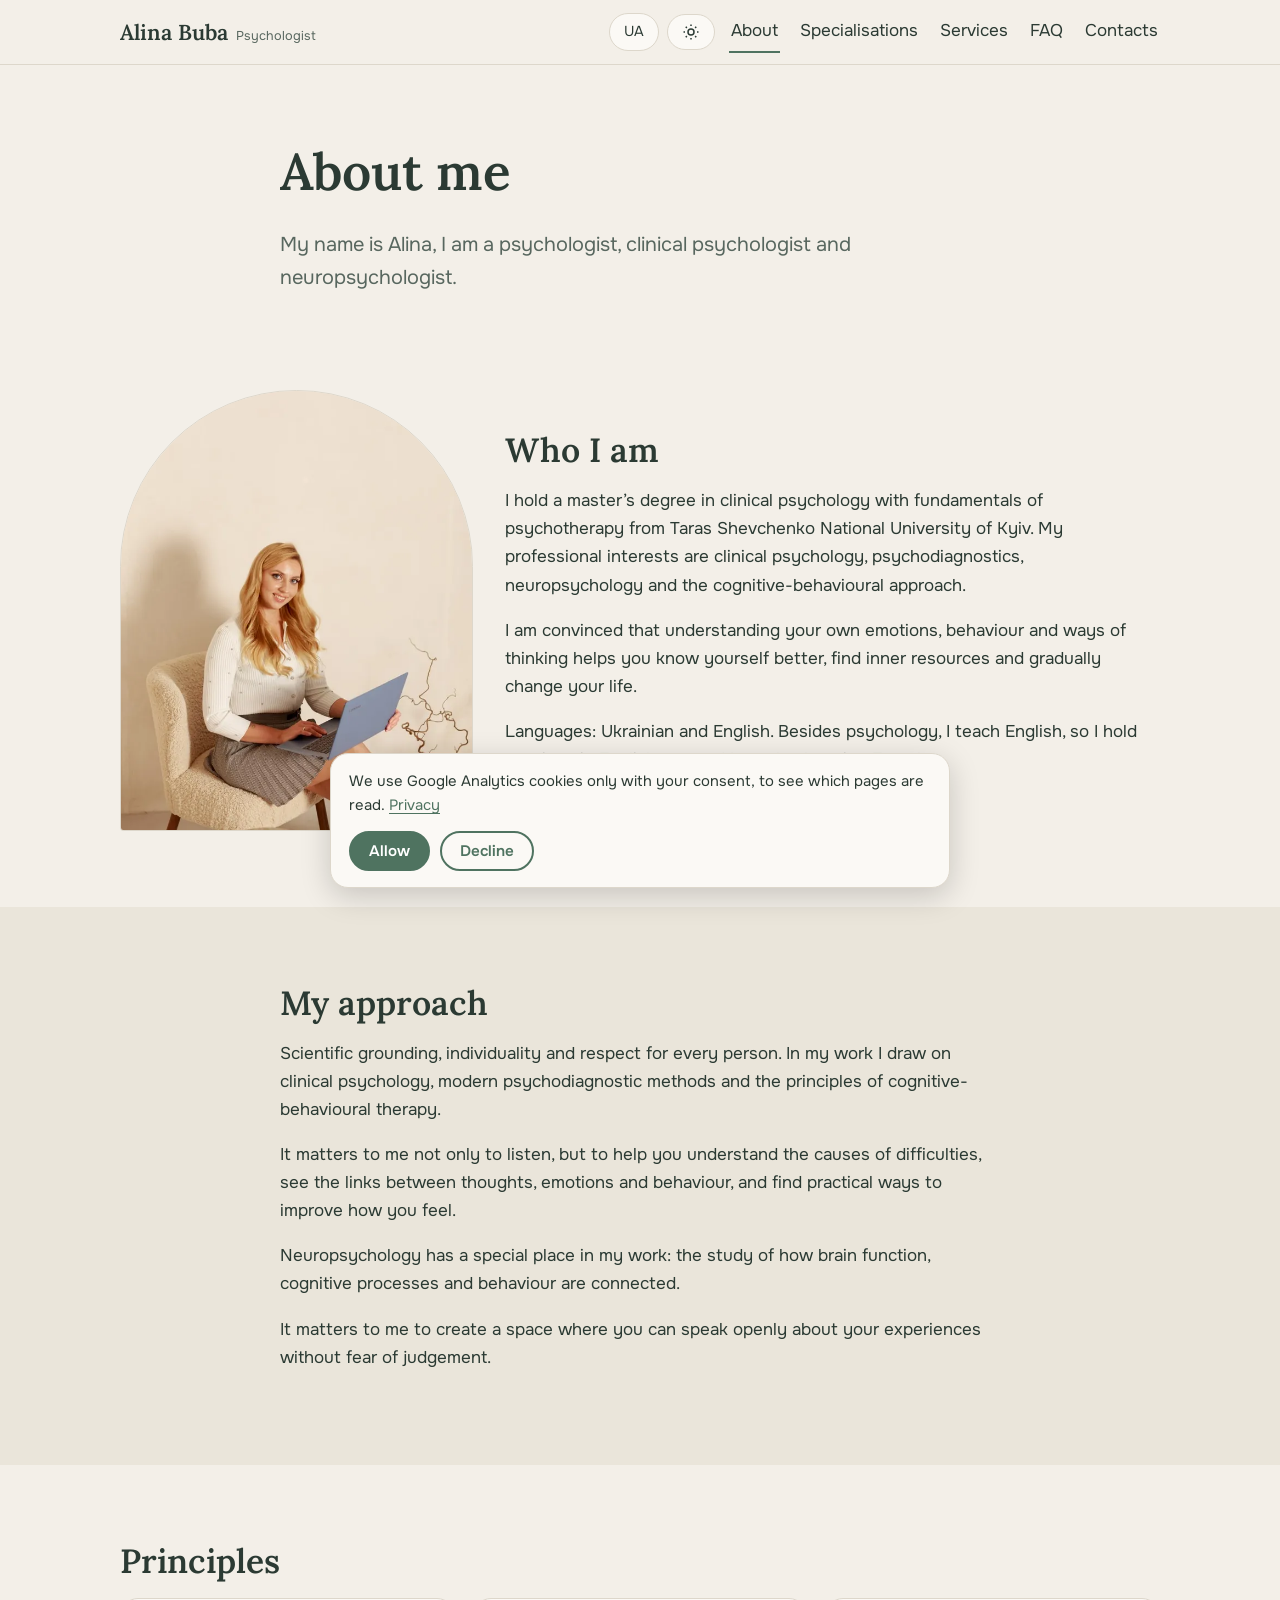
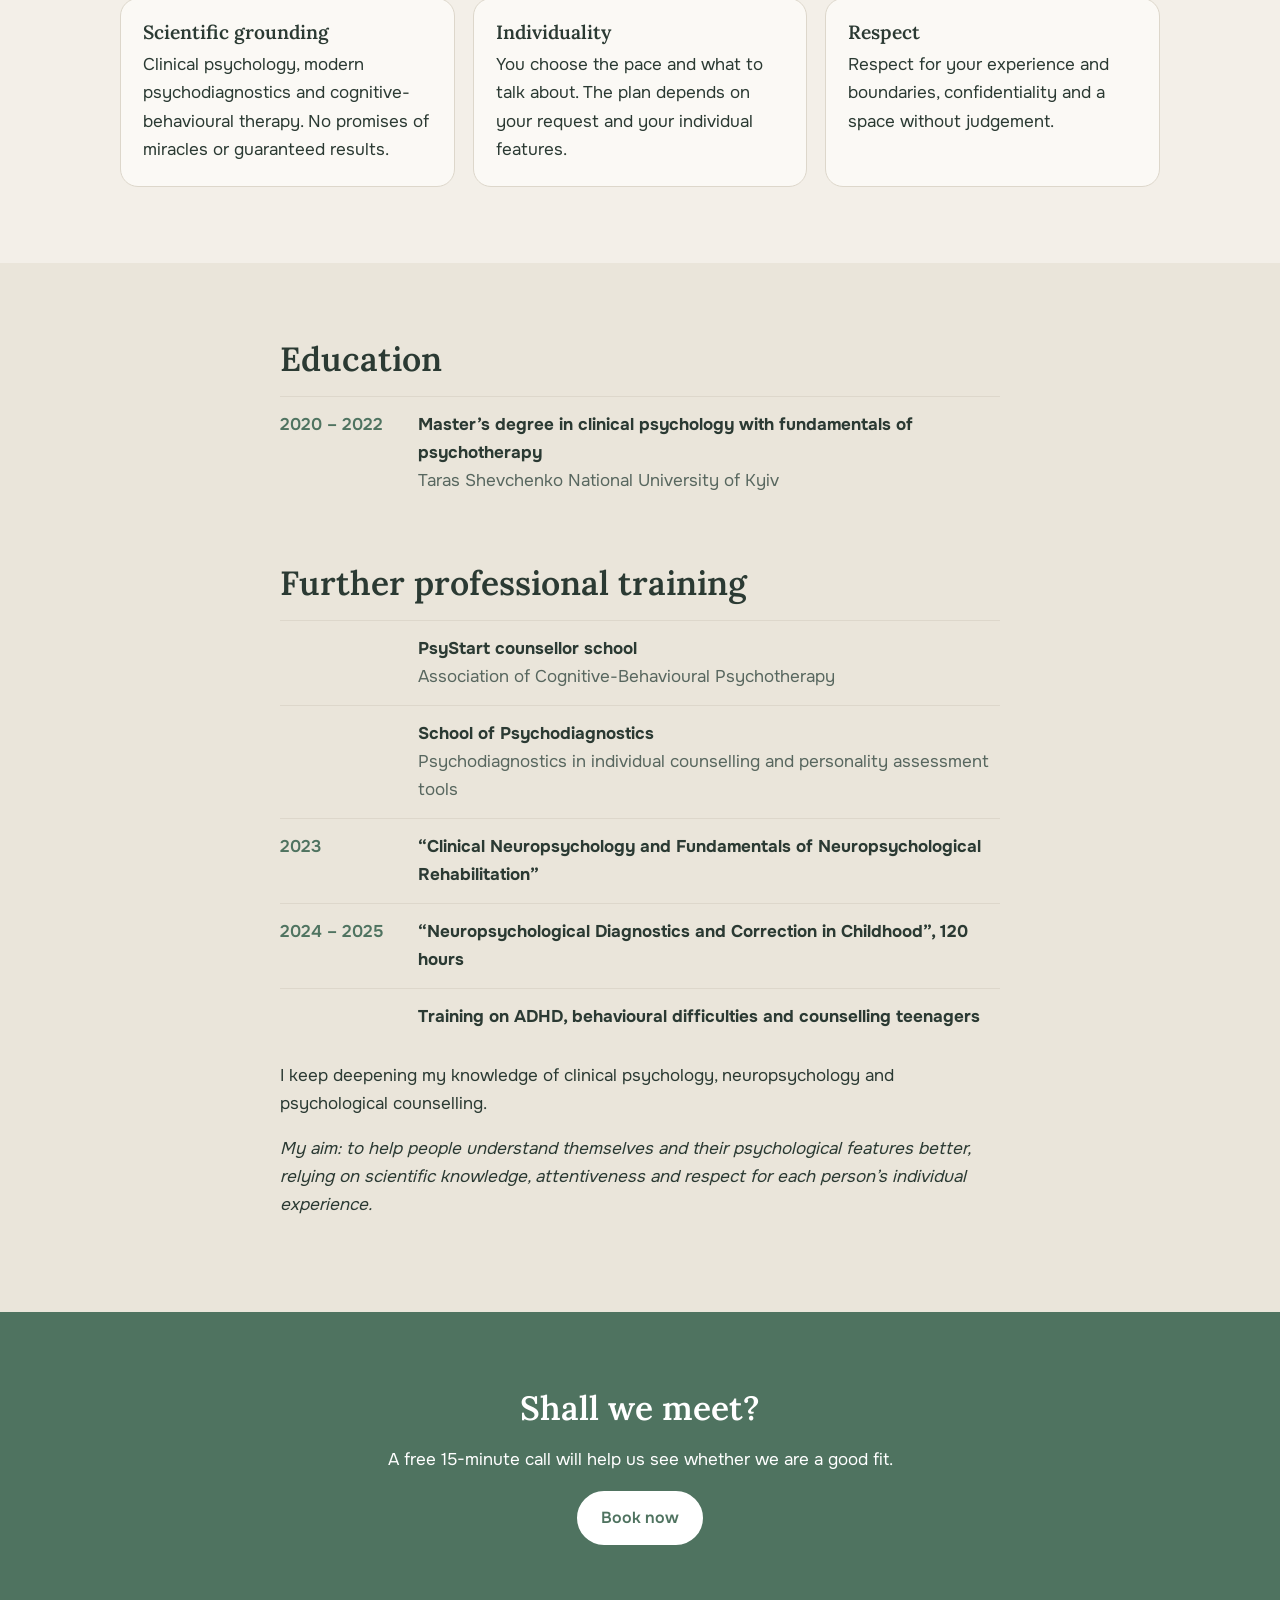
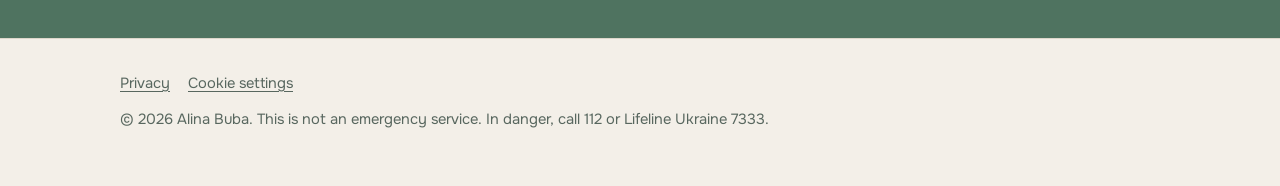
<file: en/about/index.html>
<!doctype html>
<html lang="en">
<head>
<meta charset="utf-8">
<meta name="viewport" content="width=device-width,initial-scale=1,viewport-fit=cover">
<title>About: Alina Buba, clinical psychologist and neuropsychologist</title>
<meta name="description" content="Alina Buba: master’s in clinical psychology (Taras Shevchenko National University of Kyiv), neuropsychology, psychodiagnostics, cognitive-behavioural approach. Education and training.">
<meta name="robots" content="index,follow">
<link rel="canonical" href="https://alinabuba.github.io/en/about/">
<link rel="alternate" hreflang="uk" href="https://alinabuba.github.io/about/">
<link rel="alternate" hreflang="en" href="https://alinabuba.github.io/en/about/">
<link rel="alternate" hreflang="x-default" href="https://alinabuba.github.io/about/">
<meta property="og:type" content="website"><meta property="og:site_name" content="Alina Buba">
<meta property="og:title" content="About: Alina Buba, clinical psychologist and neuropsychologist"><meta property="og:description" content="Alina Buba: master’s in clinical psychology (Taras Shevchenko National University of Kyiv), neuropsychology, psychodiagnostics, cognitive-behavioural approach. Education and training.">
<meta property="og:url" content="https://alinabuba.github.io/en/about/"><meta property="og:locale" content="en_US"><meta property="og:locale:alternate" content="uk_UA">
<meta property="og:image" content="https://alinabuba.github.io/og-image.png"><meta property="og:image:width" content="1200"><meta property="og:image:height" content="630"><meta property="og:image:alt" content="Alina Buba, online psychologist">
<meta name="twitter:card" content="summary_large_image"><meta name="twitter:title" content="About: Alina Buba, clinical psychologist and neuropsychologist"><meta name="twitter:description" content="Alina Buba: master’s in clinical psychology (Taras Shevchenko National University of Kyiv), neuropsychology, psychodiagnostics, cognitive-behavioural approach. Education and training."><meta name="twitter:image" content="https://alinabuba.github.io/og-image.png">
<meta name="theme-color" media="(prefers-color-scheme: light)" content="#F3EFE8"><meta name="theme-color" media="(prefers-color-scheme: dark)" content="#1B211E">
<link rel="icon" href="/favicon.svg" type="image/svg+xml"><link rel="icon" href="/favicon-32.png" sizes="32x32" type="image/png">
<link rel="apple-touch-icon" href="/apple-touch-icon.png"><link rel="manifest" href="/site.webmanifest">
<link rel="preload" href="/fonts/lora-latin.woff2" as="font" type="font/woff2" crossorigin><link rel="preload" href="/fonts/onest-latin.woff2" as="font" type="font/woff2" crossorigin>
<script>(function(){try{var t=localStorage.getItem('theme');if(t==='light'||t==='dark')document.documentElement.setAttribute('data-theme',t)}catch(e){}document.documentElement.classList.add('js')})()</script>
<style>@font-face{font-family:'Lora';font-style:normal;font-weight:400 700;font-display:swap;src:url(/fonts/lora-cyrillic.woff2) format('woff2');unicode-range:U+0301, U+0400-045F, U+0490-0491, U+04B0-04B1, U+2116}@font-face{font-family:'Lora';font-style:normal;font-weight:400 700;font-display:swap;src:url(/fonts/lora-latin.woff2) format('woff2');unicode-range:U+0000-00FF, U+0131, U+0152-0153, U+02BB-02BC, U+02C6, U+02DA, U+02DC, U+0304, U+0308, U+0329, U+2000-206F, U+20AC, U+2122, U+2191, U+2193, U+2212, U+2215, U+FEFF, U+FFFD}@font-face{font-family:'Onest';font-style:normal;font-weight:400 700;font-display:swap;src:url(/fonts/onest-cyrillic.woff2) format('woff2');unicode-range:U+0301, U+0400-045F, U+0490-0491, U+04B0-04B1, U+2116}@font-face{font-family:'Onest';font-style:normal;font-weight:400 700;font-display:swap;src:url(/fonts/onest-latin.woff2) format('woff2');unicode-range:U+0000-00FF, U+0131, U+0152-0153, U+02BB-02BC, U+02C6, U+02DA, U+02DC, U+0304, U+0308, U+0329, U+2000-206F, U+20AC, U+2122, U+2191, U+2193, U+2212, U+2215, U+FEFF, U+FFFD}:root{--bg:#F3EFE8;--surface:#FBF9F5;--alt:#EAE5DA;--fg:#2B3A33;--muted:#58675F;--accent:#4F7360;--line:#DDD7CB;--onacc:#FFFFFF;--r:18px;color-scheme:light}@media (prefers-color-scheme:dark){:root:not([data-theme="light"]){--bg:#1B211E;--surface:#232B27;--alt:#202824;--fg:#E8EDE7;--muted:#A3B0A8;--accent:#9DBFA9;--line:#33403A;--onacc:#1B211E;color-scheme:dark}}:root[data-theme="dark"]{--bg:#1B211E;--surface:#232B27;--alt:#202824;--fg:#E8EDE7;--muted:#A3B0A8;--accent:#9DBFA9;--line:#33403A;--onacc:#1B211E;color-scheme:dark}
*{box-sizing:border-box}html{scroll-behavior:smooth;-webkit-text-size-adjust:100%}
@media (prefers-reduced-motion:reduce){html{scroll-behavior:auto}*{transition:none!important;animation:none!important}}
body{margin:0;background:var(--bg);color:var(--fg);font:400 clamp(1rem,.96rem + .2vw,1.0625rem)/1.65 Onest,system-ui,sans-serif}
h1,h2,h3{font-family:Lora,Georgia,serif;line-height:1.2;font-weight:600;margin:0 0 .5em;text-wrap:balance}
h1{font-size:clamp(2rem,1.4rem + 2.6vw,3.2rem)}h2{font-size:clamp(1.5rem,1.2rem + 1.4vw,2.1rem)}h3{font-size:1.2rem}
p{margin:0 0 1em}a{color:var(--accent);text-underline-offset:3px}img{max-width:100%}
.mt{margin-top:1.6em}.muted{color:var(--muted)}code{background:var(--alt);padding:0 .3em;border-radius:4px}
.wrap{max-width:1080px;margin:0 auto;padding-left:max(20px,env(safe-area-inset-left));padding-right:max(20px,env(safe-area-inset-right))}
.narrow{max-width:760px}
section{padding:clamp(40px,6vw,76px) 0}.alt{background:var(--alt)}
:focus-visible{outline:3px solid var(--accent);outline-offset:3px;border-radius:4px}
.skip{position:absolute;left:-999px;top:8px;background:var(--surface);padding:8px 14px;border-radius:8px;z-index:100}.skip:focus{left:8px}
.demo{background:#FFE98A;color:#2B2B2B;text-align:center;padding:6px 12px;font-size:.9rem}
mark.ph{background:#FFE98A;color:#2B2B2B;padding:0 .25em;border-radius:4px}
header.top{position:sticky;top:0;z-index:20;background:var(--bg);border-bottom:1px solid var(--line)}
.bar{display:flex;align-items:center;gap:14px;min-height:64px;flex-wrap:wrap;padding-top:6px;padding-bottom:6px}
.logo{font:600 1.35rem Lora,Georgia,serif;color:var(--fg);text-decoration:none;margin-right:auto}
.logo small{font:400 .8rem Onest,sans-serif;color:var(--muted);margin-left:8px}
nav.nav{display:flex;gap:4px 18px;flex-wrap:wrap}nav.nav a{color:var(--fg);text-decoration:none;padding:6px 2px;border-bottom:2px solid transparent}
nav.nav a:hover,nav.nav a[aria-current]{border-color:var(--accent)}
.tools{display:flex;gap:8px;align-items:center}
.pill,.burger{border:1px solid var(--line);background:var(--surface);color:var(--fg);border-radius:999px;padding:6px 14px;font:inherit;font-size:.9rem;cursor:pointer;text-decoration:none;display:inline-flex;align-items:center;min-height:36px}
.burger{display:none}
#theme svg{width:18px;height:18px;fill:none;stroke:currentColor;stroke-width:2}
@media (max-width:760px){
.js .burger{display:inline-flex}.js nav.nav{display:none;width:100%;flex-direction:column;order:5;padding-bottom:10px}.js nav.nav.open{display:flex}
.logo small{display:none}}
.btn{display:inline-block;background:var(--accent);color:var(--onacc);padding:12px 22px;border-radius:999px;text-decoration:none;font-weight:600;border:2px solid var(--accent);cursor:pointer;font-family:inherit;font-size:1rem}
.btn:hover{filter:brightness(1.07)}.btn.ghost{background:transparent;color:var(--accent)}
.actions{display:flex;gap:12px;flex-wrap:wrap;margin:1.4em 0}
.eyebrow{color:var(--accent);font-weight:600;letter-spacing:.08em;text-transform:uppercase;font-size:.85rem}
.lead{font-size:clamp(1.08rem,1rem + .4vw,1.25rem);color:var(--muted)}
.chips{display:flex;flex-wrap:wrap;gap:8px;list-style:none;padding:0;margin:0}
.chips li{border:1px solid var(--line);background:var(--surface);padding:4px 14px;border-radius:999px;font-size:.9rem}
.hero{display:grid;gap:36px;align-items:center}
@media (min-width:860px){.hero{grid-template-columns:1.25fr .75fr}}
.hero-sec{padding-top:clamp(28px,5vw,64px)}
.photo{margin:0;border-radius:999px 999px var(--r) var(--r);overflow:hidden;background:var(--alt);border:1px solid var(--line);aspect-ratio:4/5;width:100%;max-width:440px;justify-self:center}
.photo img{width:100%;height:100%;object-fit:cover;display:block}
.photo.empty{display:grid;place-items:center;text-align:center;padding:24px}
.about-teaser{display:grid;gap:32px;align-items:center}
@media (min-width:760px){.about-teaser{grid-template-columns:.7fr 1.3fr}}
.grid{display:grid;gap:18px;grid-template-columns:repeat(auto-fit,minmax(min(240px,100%),1fr))}
.card{background:var(--surface);border:1px solid var(--line);border-radius:var(--r);padding:22px}
.card h3{margin-bottom:.4em}.card p:last-child{margin-bottom:0}
.link-card{text-decoration:none;color:var(--fg);transition:transform .15s,border-color .15s}.link-card:hover{transform:translateY(-2px);border-color:var(--accent)}
.price{font:600 1.7rem Lora,Georgia,serif;margin:0}
.ticks{list-style:none;padding:0;margin:0 0 1.2em}.ticks li{padding-left:28px;position:relative;margin-bottom:.6em}
.ticks li::before{content:"";position:absolute;left:4px;top:.55em;width:10px;height:10px;border-radius:50%;background:var(--accent)}
.ticks.plain li{padding-left:0}.ticks.plain li::before{display:none}
.steps{counter-reset:s;list-style:none;padding:0;margin:0 0 1em;display:grid;gap:18px;grid-template-columns:repeat(auto-fit,minmax(min(240px,100%),1fr))}
.steps li{counter-increment:s;background:var(--surface);border:1px solid var(--line);border-radius:var(--r);padding:22px}
.steps li::before{content:counter(s);display:grid;place-items:center;width:34px;height:34px;border-radius:50%;background:var(--accent);color:var(--onacc);font-weight:600;margin-bottom:10px}
.alt .steps li{background:var(--surface)}
.timeline{list-style:none;padding:0;margin:0 0 1em}.timeline li{display:grid;gap:2px 18px;padding:14px 0;border-top:1px solid var(--line)}
.timeline .when{color:var(--accent);font-weight:600}
@media (min-width:640px){.timeline li{grid-template-columns:120px 1fr}}
.band{background:var(--accent);color:var(--onacc);text-align:center}
.band .btn{background:var(--onacc);color:var(--accent);border-color:var(--onacc)}
.page-head{padding-bottom:0}
.notice{background:var(--surface);border:1px solid var(--line);border-left:4px solid var(--accent);padding:10px 16px;border-radius:8px}
details{background:var(--surface);border:1px solid var(--line);border-radius:var(--r);margin-bottom:12px;padding:0 20px}
summary{cursor:pointer;font-weight:600;padding:16px 0;list-style:none;display:flex;justify-content:space-between;gap:12px}
summary::-webkit-details-marker{display:none}summary::after{content:"+";color:var(--accent);font-size:1.4rem;line-height:1}details[open] summary::after{content:"–"}
.ans{padding-bottom:6px}
footer.foot{border-top:1px solid var(--line);padding:32px 0 40px;color:var(--muted);font-size:.92rem}
.foot .wrap{display:grid;gap:12px}.foot nav{display:flex;gap:6px 18px;flex-wrap:wrap}
.foot a,.foot button{color:var(--muted)}.foot button{background:none;border:0;font:inherit;text-decoration:underline;cursor:pointer;padding:0;text-underline-offset:3px}
#consent{position:fixed;left:max(12px,env(safe-area-inset-left));right:max(12px,env(safe-area-inset-right));bottom:12px;z-index:50;max-width:620px;margin:0 auto;background:var(--surface);border:1px solid var(--line);border-radius:var(--r);padding:16px 18px;box-shadow:0 8px 30px rgba(0,0,0,.18)}
#consent[hidden]{display:none}#consent p{margin:0 0 12px;font-size:.93rem}#consent .row{display:flex;gap:10px;flex-wrap:wrap}
#consent .btn{padding:8px 18px;font-size:.95rem}
.nf{text-align:center;padding:12vh 0}
</style>
<script type="application/ld+json">{"@context": "https://schema.org", "@type": "WebSite", "name": "Alina Buba", "url": "https://alinabuba.github.io/en/", "inLanguage": "en"}</script><script type="application/ld+json">{"@context": "https://schema.org", "@type": "BreadcrumbList", "itemListElement": [{"@type": "ListItem", "position": 1, "name": "Home", "item": "https://alinabuba.github.io/en/"}, {"@type": "ListItem", "position": 2, "name": "About", "item": "https://alinabuba.github.io/en/about/"}]}</script>
</head>
<body>
<a class="skip" href="#main">Skip to content</a>
<header class="top"><div class="wrap bar">
<a class="logo" href="/en/">Alina Buba<small>Psychologist</small></a>
<div class="tools"><a class="pill" href="/about/" hreflang="uk" lang="uk" data-track="lang_switch" data-label="ua">UA</a><button class="pill" id="theme" type="button" aria-label="Toggle theme"><svg viewBox="0 0 24 24" aria-hidden="true"><circle cx="12" cy="12" r="4"/><path d="M12 2v2M12 20v2M2 12h2M20 12h2M5 5l1.5 1.5M17.5 17.5 19 19M5 19l1.5-1.5M17.5 6.5 19 5"/></svg></button>
<button class="burger" id="burger" type="button" aria-expanded="false" aria-controls="nav">Menu</button></div>
<nav class="nav" id="nav" aria-label="Main navigation"><a href="/en/about/" aria-current=page>About</a><a href="/en/specializations/">Specialisations</a><a href="/en/services/">Services</a><a href="/en/faq/">FAQ</a><a href="/en/contacts/">Contacts</a></nav>
</div></header>
<main id="main">
<section class="page-head"><div class="wrap narrow"><h1>About me</h1>
<p class="lead">My name is Alina, I am a psychologist, clinical psychologist and neuropsychologist.</p></div></section>

<section><div class="wrap about-teaser">
<figure class="photo"><img src="/img/alina-work-853.webp" srcset="/img/alina-work-640.webp 640w, /img/alina-work-853.webp 853w" sizes="(max-width:760px) 90vw, 360px" width="853" height="1066" alt="Alina with a laptop in an armchair: an online session" loading="lazy"></figure>
<div>
<h2>Who I am</h2>
<p>I hold a master’s degree in clinical psychology with fundamentals of psychotherapy from Taras Shevchenko National University of Kyiv. My professional interests are clinical psychology, psychodiagnostics, neuropsychology and the cognitive-behavioural approach.</p>
<p>I am convinced that understanding your own emotions, behaviour and ways of thinking helps you know yourself better, find inner resources and gradually change your life.</p>
<p>Languages: Ukrainian and English. Besides psychology, I teach English, so I hold sessions in English too, and I am also learning French.</p>
</div></div></section>

<section class="alt"><div class="wrap narrow">
<h2>My approach</h2>
<p>Scientific grounding, individuality and respect for every person. In my work I draw on clinical psychology, modern psychodiagnostic methods and the principles of cognitive-behavioural therapy.</p>
<p>It matters to me not only to listen, but to help you understand the causes of difficulties, see the links between thoughts, emotions and behaviour, and find practical ways to improve how you feel.</p>
<p>Neuropsychology has a special place in my work: the study of how brain function, cognitive processes and behaviour are connected.</p>
<p>It matters to me to create a space where you can speak openly about your experiences without fear of judgement.</p>
</div></section>

<section><div class="wrap">
<h2>Principles</h2>
<div class="grid">
<div class="card"><h3>Scientific grounding</h3><p>Clinical psychology, modern psychodiagnostics and cognitive-behavioural therapy. No promises of miracles or guaranteed results.</p></div>
<div class="card"><h3>Individuality</h3><p>You choose the pace and what to talk about. The plan depends on your request and your individual features.</p></div>
<div class="card"><h3>Respect</h3><p>Respect for your experience and boundaries, confidentiality and a space without judgement.</p></div>
</div></div></section>

<section class="alt"><div class="wrap narrow">
<h2>Education</h2>
<ul class="timeline"><li><span class="when">2020 – 2022</span><div><strong>Master’s degree in clinical psychology with fundamentals of psychotherapy</strong><br><span class=muted>Taras Shevchenko National University of Kyiv</span></div></li></ul>
<h2 class="mt">Further professional training</h2>
<ul class="timeline"><li><span class="when"></span><div><strong>PsyStart counsellor school</strong><br><span class=muted>Association of Cognitive-Behavioural Psychotherapy</span></div></li><li><span class="when"></span><div><strong>School of Psychodiagnostics</strong><br><span class=muted>Psychodiagnostics in individual counselling and personality assessment tools</span></div></li><li><span class="when">2023</span><div><strong>“Clinical Neuropsychology and Fundamentals of Neuropsychological Rehabilitation”</strong></div></li><li><span class="when">2024 – 2025</span><div><strong>“Neuropsychological Diagnostics and Correction in Childhood”, 120 hours</strong></div></li><li><span class="when"></span><div><strong>Training on ADHD, behavioural difficulties and counselling teenagers</strong></div></li></ul>
<p>I keep deepening my knowledge of clinical psychology, neuropsychology and psychological counselling.</p>
<p><em>My aim: to help people understand themselves and their psychological features better, relying on scientific knowledge, attentiveness and respect for each person’s individual experience.</em></p>
</div></section>

<section class="band"><div class="wrap">
<h2>Shall we meet?</h2>
<p>A free 15-minute call will help us see whether we are a good fit.</p>
<p><a class="btn" href="/en/contacts/#book" data-track="cta_click" data-label="band">Book now</a></p>
</div></section></main>
<footer class="foot"><div class="wrap"><nav><a href="/en/privacy/">Privacy</a><button type="button" data-cookie-settings>Cookie settings</button></nav><p>© 2026 Alina Buba. This is not an emergency service. In danger, call 112 or Lifeline Ukraine 7333.</p></div></footer>
<div id="consent" role="dialog" aria-label="Cookie" hidden><p>We use Google Analytics cookies only with your consent, to see which pages are read. <a href="/en/privacy/">Privacy</a></p>
<div class="row"><button class="btn" id="c-yes" type="button">Allow</button><button class="btn ghost" id="c-no" type="button">Decline</button></div></div>
<script>
(function(){
var GA='G-PJW885J5PS',L=document.documentElement.lang==='en'?'en':'ua';
window.dataLayer=window.dataLayer||[];function gtag(){dataLayer.push(arguments)}window.gtag=gtag;
gtag('consent','default',{analytics_storage:'denied',ad_storage:'denied',ad_user_data:'denied',ad_personalization:'denied',wait_for_update:500});
var KEY='cookie-consent',box=document.getElementById('consent');
function get(){try{return localStorage.getItem(KEY)}catch(e){return null}}
function set(v){try{localStorage.setItem(KEY,v)}catch(e){}}
var loaded=false;
function loadGA(){if(loaded)return;loaded=true;var s=document.createElement('script');s.async=true;s.src='https://www.googletagmanager.com/gtag/js?id='+GA;document.head.appendChild(s);
gtag('js',new Date());gtag('config',GA,{allow_google_signals:false,allow_ad_personalization_signals:false})}
function clearCookies(){var names=document.cookie.split(';').map(function(c){return c.split('=')[0].trim()}).filter(function(n){return n==='_ga'||n.indexOf('_ga_')===0});
var parts=location.hostname.split('.'),doms=[''];for(var i=0;i<parts.length-1;i++)doms.push(';domain=.'+parts.slice(i).join('.'));
names.forEach(function(n){doms.forEach(function(d){document.cookie=n+'=;expires=Thu, 01 Jan 1970 00:00:00 GMT;path=/'+d})})}
function apply(v){if(v==='granted'){gtag('consent','update',{analytics_storage:'granted'});loadGA()}else{gtag('consent','update',{analytics_storage:'denied'});clearCookies()}}
function choose(v){set(v);box.hidden=true;apply(v)}
var saved=get();if(saved)apply(saved);else box.hidden=false;
document.getElementById('c-yes').onclick=function(){choose('granted')};
document.getElementById('c-no').onclick=function(){choose('denied')};
document.querySelectorAll('[data-cookie-settings]').forEach(function(b){b.onclick=function(){box.hidden=false;document.getElementById('c-yes').focus()}});
function track(n,p){if(get()==='granted'&&loaded)gtag('event',n,p||{})}
document.addEventListener('click',function(e){var a=e.target.closest('[data-track]');if(a)track(a.dataset.track,{label:a.dataset.label})});
document.querySelectorAll('details').forEach(function(d){d.addEventListener('toggle',function(){if(d.open)track('faq_open',{label:d.querySelector('summary').textContent})})});
if(location.hash){var t=document.querySelector('details'+location.hash);if(t)t.open=true}
var seen={};window.addEventListener('scroll',function(){var h=document.documentElement,p=(h.scrollTop+innerHeight)/h.scrollHeight*100;[50,90].forEach(function(x){if(p>=x&&!seen[x]){seen[x]=1;track('scroll_depth',{label:x+'%'})}})},{passive:true});
var th=document.getElementById('theme');th.onclick=function(){var r=document.documentElement,cur=r.getAttribute('data-theme')||(matchMedia('(prefers-color-scheme:dark)').matches?'dark':'light'),n=cur==='dark'?'light':'dark';r.setAttribute('data-theme',n);try{localStorage.setItem('theme',n)}catch(e){}track('theme_change',{label:n})};
var bg=document.getElementById('burger'),nv=document.getElementById('nav');bg.onclick=function(){var o=nv.classList.toggle('open');bg.setAttribute('aria-expanded',o)};
})();
</script>
</body></html>
</file>
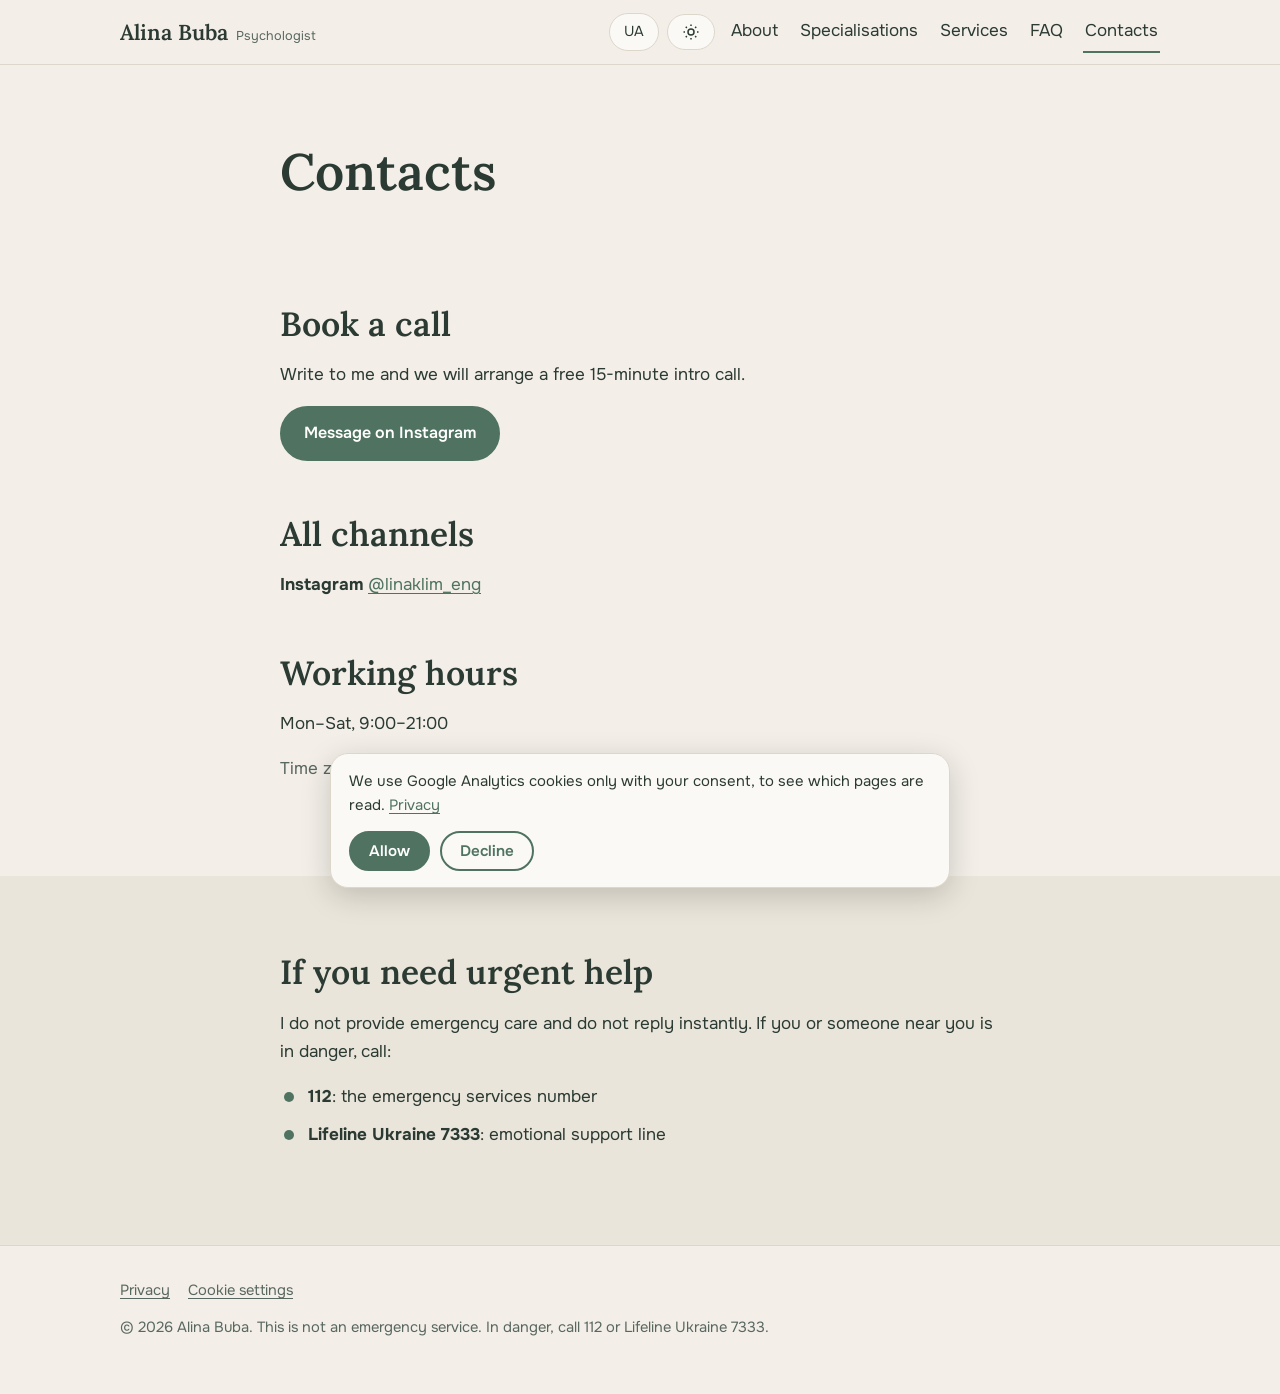
<file: en/contacts/index.html>
<!doctype html>
<html lang="en">
<head>
<meta charset="utf-8">
<meta name="viewport" content="width=device-width,initial-scale=1,viewport-fit=cover">
<title>Contacts and booking with psychologist Alina Buba</title>
<meta name="description" content="How to contact psychologist Alina and book a free intro call: channels, working hours, urgent help.">
<meta name="robots" content="index,follow">
<link rel="canonical" href="https://alinabuba.github.io/en/contacts/">
<link rel="alternate" hreflang="uk" href="https://alinabuba.github.io/contacts/">
<link rel="alternate" hreflang="en" href="https://alinabuba.github.io/en/contacts/">
<link rel="alternate" hreflang="x-default" href="https://alinabuba.github.io/contacts/">
<meta property="og:type" content="website"><meta property="og:site_name" content="Alina Buba">
<meta property="og:title" content="Contacts and booking with psychologist Alina Buba"><meta property="og:description" content="How to contact psychologist Alina and book a free intro call: channels, working hours, urgent help.">
<meta property="og:url" content="https://alinabuba.github.io/en/contacts/"><meta property="og:locale" content="en_US"><meta property="og:locale:alternate" content="uk_UA">
<meta property="og:image" content="https://alinabuba.github.io/og-image.png"><meta property="og:image:width" content="1200"><meta property="og:image:height" content="630"><meta property="og:image:alt" content="Alina Buba, online psychologist">
<meta name="twitter:card" content="summary_large_image"><meta name="twitter:title" content="Contacts and booking with psychologist Alina Buba"><meta name="twitter:description" content="How to contact psychologist Alina and book a free intro call: channels, working hours, urgent help."><meta name="twitter:image" content="https://alinabuba.github.io/og-image.png">
<meta name="theme-color" media="(prefers-color-scheme: light)" content="#F3EFE8"><meta name="theme-color" media="(prefers-color-scheme: dark)" content="#1B211E">
<link rel="icon" href="/favicon.svg" type="image/svg+xml"><link rel="icon" href="/favicon-32.png" sizes="32x32" type="image/png">
<link rel="apple-touch-icon" href="/apple-touch-icon.png"><link rel="manifest" href="/site.webmanifest">
<link rel="preload" href="/fonts/lora-latin.woff2" as="font" type="font/woff2" crossorigin><link rel="preload" href="/fonts/onest-latin.woff2" as="font" type="font/woff2" crossorigin>
<script>(function(){try{var t=localStorage.getItem('theme');if(t==='light'||t==='dark')document.documentElement.setAttribute('data-theme',t)}catch(e){}document.documentElement.classList.add('js')})()</script>
<style>@font-face{font-family:'Lora';font-style:normal;font-weight:400 700;font-display:swap;src:url(/fonts/lora-cyrillic.woff2) format('woff2');unicode-range:U+0301, U+0400-045F, U+0490-0491, U+04B0-04B1, U+2116}@font-face{font-family:'Lora';font-style:normal;font-weight:400 700;font-display:swap;src:url(/fonts/lora-latin.woff2) format('woff2');unicode-range:U+0000-00FF, U+0131, U+0152-0153, U+02BB-02BC, U+02C6, U+02DA, U+02DC, U+0304, U+0308, U+0329, U+2000-206F, U+20AC, U+2122, U+2191, U+2193, U+2212, U+2215, U+FEFF, U+FFFD}@font-face{font-family:'Onest';font-style:normal;font-weight:400 700;font-display:swap;src:url(/fonts/onest-cyrillic.woff2) format('woff2');unicode-range:U+0301, U+0400-045F, U+0490-0491, U+04B0-04B1, U+2116}@font-face{font-family:'Onest';font-style:normal;font-weight:400 700;font-display:swap;src:url(/fonts/onest-latin.woff2) format('woff2');unicode-range:U+0000-00FF, U+0131, U+0152-0153, U+02BB-02BC, U+02C6, U+02DA, U+02DC, U+0304, U+0308, U+0329, U+2000-206F, U+20AC, U+2122, U+2191, U+2193, U+2212, U+2215, U+FEFF, U+FFFD}:root{--bg:#F3EFE8;--surface:#FBF9F5;--alt:#EAE5DA;--fg:#2B3A33;--muted:#58675F;--accent:#4F7360;--line:#DDD7CB;--onacc:#FFFFFF;--r:18px;color-scheme:light}@media (prefers-color-scheme:dark){:root:not([data-theme="light"]){--bg:#1B211E;--surface:#232B27;--alt:#202824;--fg:#E8EDE7;--muted:#A3B0A8;--accent:#9DBFA9;--line:#33403A;--onacc:#1B211E;color-scheme:dark}}:root[data-theme="dark"]{--bg:#1B211E;--surface:#232B27;--alt:#202824;--fg:#E8EDE7;--muted:#A3B0A8;--accent:#9DBFA9;--line:#33403A;--onacc:#1B211E;color-scheme:dark}
*{box-sizing:border-box}html{scroll-behavior:smooth;-webkit-text-size-adjust:100%}
@media (prefers-reduced-motion:reduce){html{scroll-behavior:auto}*{transition:none!important;animation:none!important}}
body{margin:0;background:var(--bg);color:var(--fg);font:400 clamp(1rem,.96rem + .2vw,1.0625rem)/1.65 Onest,system-ui,sans-serif}
h1,h2,h3{font-family:Lora,Georgia,serif;line-height:1.2;font-weight:600;margin:0 0 .5em;text-wrap:balance}
h1{font-size:clamp(2rem,1.4rem + 2.6vw,3.2rem)}h2{font-size:clamp(1.5rem,1.2rem + 1.4vw,2.1rem)}h3{font-size:1.2rem}
p{margin:0 0 1em}a{color:var(--accent);text-underline-offset:3px}img{max-width:100%}
.mt{margin-top:1.6em}.muted{color:var(--muted)}code{background:var(--alt);padding:0 .3em;border-radius:4px}
.wrap{max-width:1080px;margin:0 auto;padding-left:max(20px,env(safe-area-inset-left));padding-right:max(20px,env(safe-area-inset-right))}
.narrow{max-width:760px}
section{padding:clamp(40px,6vw,76px) 0}.alt{background:var(--alt)}
:focus-visible{outline:3px solid var(--accent);outline-offset:3px;border-radius:4px}
.skip{position:absolute;left:-999px;top:8px;background:var(--surface);padding:8px 14px;border-radius:8px;z-index:100}.skip:focus{left:8px}
.demo{background:#FFE98A;color:#2B2B2B;text-align:center;padding:6px 12px;font-size:.9rem}
mark.ph{background:#FFE98A;color:#2B2B2B;padding:0 .25em;border-radius:4px}
header.top{position:sticky;top:0;z-index:20;background:var(--bg);border-bottom:1px solid var(--line)}
.bar{display:flex;align-items:center;gap:14px;min-height:64px;flex-wrap:wrap;padding-top:6px;padding-bottom:6px}
.logo{font:600 1.35rem Lora,Georgia,serif;color:var(--fg);text-decoration:none;margin-right:auto}
.logo small{font:400 .8rem Onest,sans-serif;color:var(--muted);margin-left:8px}
nav.nav{display:flex;gap:4px 18px;flex-wrap:wrap}nav.nav a{color:var(--fg);text-decoration:none;padding:6px 2px;border-bottom:2px solid transparent}
nav.nav a:hover,nav.nav a[aria-current]{border-color:var(--accent)}
.tools{display:flex;gap:8px;align-items:center}
.pill,.burger{border:1px solid var(--line);background:var(--surface);color:var(--fg);border-radius:999px;padding:6px 14px;font:inherit;font-size:.9rem;cursor:pointer;text-decoration:none;display:inline-flex;align-items:center;min-height:36px}
.burger{display:none}
#theme svg{width:18px;height:18px;fill:none;stroke:currentColor;stroke-width:2}
@media (max-width:760px){
.js .burger{display:inline-flex}.js nav.nav{display:none;width:100%;flex-direction:column;order:5;padding-bottom:10px}.js nav.nav.open{display:flex}
.logo small{display:none}}
.btn{display:inline-block;background:var(--accent);color:var(--onacc);padding:12px 22px;border-radius:999px;text-decoration:none;font-weight:600;border:2px solid var(--accent);cursor:pointer;font-family:inherit;font-size:1rem}
.btn:hover{filter:brightness(1.07)}.btn.ghost{background:transparent;color:var(--accent)}
.actions{display:flex;gap:12px;flex-wrap:wrap;margin:1.4em 0}
.eyebrow{color:var(--accent);font-weight:600;letter-spacing:.08em;text-transform:uppercase;font-size:.85rem}
.lead{font-size:clamp(1.08rem,1rem + .4vw,1.25rem);color:var(--muted)}
.chips{display:flex;flex-wrap:wrap;gap:8px;list-style:none;padding:0;margin:0}
.chips li{border:1px solid var(--line);background:var(--surface);padding:4px 14px;border-radius:999px;font-size:.9rem}
.hero{display:grid;gap:36px;align-items:center}
@media (min-width:860px){.hero{grid-template-columns:1.25fr .75fr}}
.hero-sec{padding-top:clamp(28px,5vw,64px)}
.photo{margin:0;border-radius:999px 999px var(--r) var(--r);overflow:hidden;background:var(--alt);border:1px solid var(--line);aspect-ratio:4/5;width:100%;max-width:440px;justify-self:center}
.photo img{width:100%;height:100%;object-fit:cover;display:block}
.photo.empty{display:grid;place-items:center;text-align:center;padding:24px}
.about-teaser{display:grid;gap:32px;align-items:center}
@media (min-width:760px){.about-teaser{grid-template-columns:.7fr 1.3fr}}
.grid{display:grid;gap:18px;grid-template-columns:repeat(auto-fit,minmax(min(240px,100%),1fr))}
.card{background:var(--surface);border:1px solid var(--line);border-radius:var(--r);padding:22px}
.card h3{margin-bottom:.4em}.card p:last-child{margin-bottom:0}
.link-card{text-decoration:none;color:var(--fg);transition:transform .15s,border-color .15s}.link-card:hover{transform:translateY(-2px);border-color:var(--accent)}
.price{font:600 1.7rem Lora,Georgia,serif;margin:0}
.ticks{list-style:none;padding:0;margin:0 0 1.2em}.ticks li{padding-left:28px;position:relative;margin-bottom:.6em}
.ticks li::before{content:"";position:absolute;left:4px;top:.55em;width:10px;height:10px;border-radius:50%;background:var(--accent)}
.ticks.plain li{padding-left:0}.ticks.plain li::before{display:none}
.steps{counter-reset:s;list-style:none;padding:0;margin:0 0 1em;display:grid;gap:18px;grid-template-columns:repeat(auto-fit,minmax(min(240px,100%),1fr))}
.steps li{counter-increment:s;background:var(--surface);border:1px solid var(--line);border-radius:var(--r);padding:22px}
.steps li::before{content:counter(s);display:grid;place-items:center;width:34px;height:34px;border-radius:50%;background:var(--accent);color:var(--onacc);font-weight:600;margin-bottom:10px}
.alt .steps li{background:var(--surface)}
.timeline{list-style:none;padding:0;margin:0 0 1em}.timeline li{display:grid;gap:2px 18px;padding:14px 0;border-top:1px solid var(--line)}
.timeline .when{color:var(--accent);font-weight:600}
@media (min-width:640px){.timeline li{grid-template-columns:120px 1fr}}
.band{background:var(--accent);color:var(--onacc);text-align:center}
.band .btn{background:var(--onacc);color:var(--accent);border-color:var(--onacc)}
.page-head{padding-bottom:0}
.notice{background:var(--surface);border:1px solid var(--line);border-left:4px solid var(--accent);padding:10px 16px;border-radius:8px}
details{background:var(--surface);border:1px solid var(--line);border-radius:var(--r);margin-bottom:12px;padding:0 20px}
summary{cursor:pointer;font-weight:600;padding:16px 0;list-style:none;display:flex;justify-content:space-between;gap:12px}
summary::-webkit-details-marker{display:none}summary::after{content:"+";color:var(--accent);font-size:1.4rem;line-height:1}details[open] summary::after{content:"–"}
.ans{padding-bottom:6px}
footer.foot{border-top:1px solid var(--line);padding:32px 0 40px;color:var(--muted);font-size:.92rem}
.foot .wrap{display:grid;gap:12px}.foot nav{display:flex;gap:6px 18px;flex-wrap:wrap}
.foot a,.foot button{color:var(--muted)}.foot button{background:none;border:0;font:inherit;text-decoration:underline;cursor:pointer;padding:0;text-underline-offset:3px}
#consent{position:fixed;left:max(12px,env(safe-area-inset-left));right:max(12px,env(safe-area-inset-right));bottom:12px;z-index:50;max-width:620px;margin:0 auto;background:var(--surface);border:1px solid var(--line);border-radius:var(--r);padding:16px 18px;box-shadow:0 8px 30px rgba(0,0,0,.18)}
#consent[hidden]{display:none}#consent p{margin:0 0 12px;font-size:.93rem}#consent .row{display:flex;gap:10px;flex-wrap:wrap}
#consent .btn{padding:8px 18px;font-size:.95rem}
.nf{text-align:center;padding:12vh 0}
</style>
<script type="application/ld+json">{"@context": "https://schema.org", "@type": "WebSite", "name": "Alina Buba", "url": "https://alinabuba.github.io/en/", "inLanguage": "en"}</script><script type="application/ld+json">{"@context": "https://schema.org", "@type": "BreadcrumbList", "itemListElement": [{"@type": "ListItem", "position": 1, "name": "Home", "item": "https://alinabuba.github.io/en/"}, {"@type": "ListItem", "position": 2, "name": "Contacts", "item": "https://alinabuba.github.io/en/contacts/"}]}</script>
</head>
<body>
<a class="skip" href="#main">Skip to content</a>
<header class="top"><div class="wrap bar">
<a class="logo" href="/en/">Alina Buba<small>Psychologist</small></a>
<div class="tools"><a class="pill" href="/contacts/" hreflang="uk" lang="uk" data-track="lang_switch" data-label="ua">UA</a><button class="pill" id="theme" type="button" aria-label="Toggle theme"><svg viewBox="0 0 24 24" aria-hidden="true"><circle cx="12" cy="12" r="4"/><path d="M12 2v2M12 20v2M2 12h2M20 12h2M5 5l1.5 1.5M17.5 17.5 19 19M5 19l1.5-1.5M17.5 6.5 19 5"/></svg></button>
<button class="burger" id="burger" type="button" aria-expanded="false" aria-controls="nav">Menu</button></div>
<nav class="nav" id="nav" aria-label="Main navigation"><a href="/en/about/">About</a><a href="/en/specializations/">Specialisations</a><a href="/en/services/">Services</a><a href="/en/faq/">FAQ</a><a href="/en/contacts/" aria-current=page>Contacts</a></nav>
</div></header>
<main id="main">
<section class="page-head"><div class="wrap narrow"><h1>Contacts</h1></div></section>
<section id="book"><div class="wrap narrow">
<h2>Book a call</h2>
<p>Write to me and we will arrange a free 15-minute intro call.</p>
<p><a class="btn" href="https://www.instagram.com/linaklim_eng/" target="_blank" rel="noopener" data-track="contact_click" data-label="instagram_book">Message on Instagram</a></p>
<h2 class="mt">All channels</h2>
<ul class="ticks plain"><li><strong>Instagram</strong> <a href="https://www.instagram.com/linaklim_eng/" target="_blank" rel="noopener" data-track="contact_click" data-label="instagram">@linaklim_eng</a></li></ul>
<h2 class="mt">Working hours</h2>
<p>Mon–Sat, 9:00–21:00</p>
<p class="muted">Time zone: Kyiv.</p>
</div></section>
<section class="alt"><div class="wrap narrow">
<h2>If you need urgent help</h2>
<p>I do not provide emergency care and do not reply instantly. If you or someone near you is in danger, call:</p>
<ul class="ticks"><li><strong>112</strong>: the emergency services number</li>
<li><strong>Lifeline Ukraine 7333</strong>: emotional support line</li></ul>
</div></section></main>
<footer class="foot"><div class="wrap"><nav><a href="/en/privacy/">Privacy</a><button type="button" data-cookie-settings>Cookie settings</button></nav><p>© 2026 Alina Buba. This is not an emergency service. In danger, call 112 or Lifeline Ukraine 7333.</p></div></footer>
<div id="consent" role="dialog" aria-label="Cookie" hidden><p>We use Google Analytics cookies only with your consent, to see which pages are read. <a href="/en/privacy/">Privacy</a></p>
<div class="row"><button class="btn" id="c-yes" type="button">Allow</button><button class="btn ghost" id="c-no" type="button">Decline</button></div></div>
<script>
(function(){
var GA='G-PJW885J5PS',L=document.documentElement.lang==='en'?'en':'ua';
window.dataLayer=window.dataLayer||[];function gtag(){dataLayer.push(arguments)}window.gtag=gtag;
gtag('consent','default',{analytics_storage:'denied',ad_storage:'denied',ad_user_data:'denied',ad_personalization:'denied',wait_for_update:500});
var KEY='cookie-consent',box=document.getElementById('consent');
function get(){try{return localStorage.getItem(KEY)}catch(e){return null}}
function set(v){try{localStorage.setItem(KEY,v)}catch(e){}}
var loaded=false;
function loadGA(){if(loaded)return;loaded=true;var s=document.createElement('script');s.async=true;s.src='https://www.googletagmanager.com/gtag/js?id='+GA;document.head.appendChild(s);
gtag('js',new Date());gtag('config',GA,{allow_google_signals:false,allow_ad_personalization_signals:false})}
function clearCookies(){var names=document.cookie.split(';').map(function(c){return c.split('=')[0].trim()}).filter(function(n){return n==='_ga'||n.indexOf('_ga_')===0});
var parts=location.hostname.split('.'),doms=[''];for(var i=0;i<parts.length-1;i++)doms.push(';domain=.'+parts.slice(i).join('.'));
names.forEach(function(n){doms.forEach(function(d){document.cookie=n+'=;expires=Thu, 01 Jan 1970 00:00:00 GMT;path=/'+d})})}
function apply(v){if(v==='granted'){gtag('consent','update',{analytics_storage:'granted'});loadGA()}else{gtag('consent','update',{analytics_storage:'denied'});clearCookies()}}
function choose(v){set(v);box.hidden=true;apply(v)}
var saved=get();if(saved)apply(saved);else box.hidden=false;
document.getElementById('c-yes').onclick=function(){choose('granted')};
document.getElementById('c-no').onclick=function(){choose('denied')};
document.querySelectorAll('[data-cookie-settings]').forEach(function(b){b.onclick=function(){box.hidden=false;document.getElementById('c-yes').focus()}});
function track(n,p){if(get()==='granted'&&loaded)gtag('event',n,p||{})}
document.addEventListener('click',function(e){var a=e.target.closest('[data-track]');if(a)track(a.dataset.track,{label:a.dataset.label})});
document.querySelectorAll('details').forEach(function(d){d.addEventListener('toggle',function(){if(d.open)track('faq_open',{label:d.querySelector('summary').textContent})})});
if(location.hash){var t=document.querySelector('details'+location.hash);if(t)t.open=true}
var seen={};window.addEventListener('scroll',function(){var h=document.documentElement,p=(h.scrollTop+innerHeight)/h.scrollHeight*100;[50,90].forEach(function(x){if(p>=x&&!seen[x]){seen[x]=1;track('scroll_depth',{label:x+'%'})}})},{passive:true});
var th=document.getElementById('theme');th.onclick=function(){var r=document.documentElement,cur=r.getAttribute('data-theme')||(matchMedia('(prefers-color-scheme:dark)').matches?'dark':'light'),n=cur==='dark'?'light':'dark';r.setAttribute('data-theme',n);try{localStorage.setItem('theme',n)}catch(e){}track('theme_change',{label:n})};
var bg=document.getElementById('burger'),nv=document.getElementById('nav');bg.onclick=function(){var o=nv.classList.toggle('open');bg.setAttribute('aria-expanded',o)};
})();
</script>
</body></html>
</file>
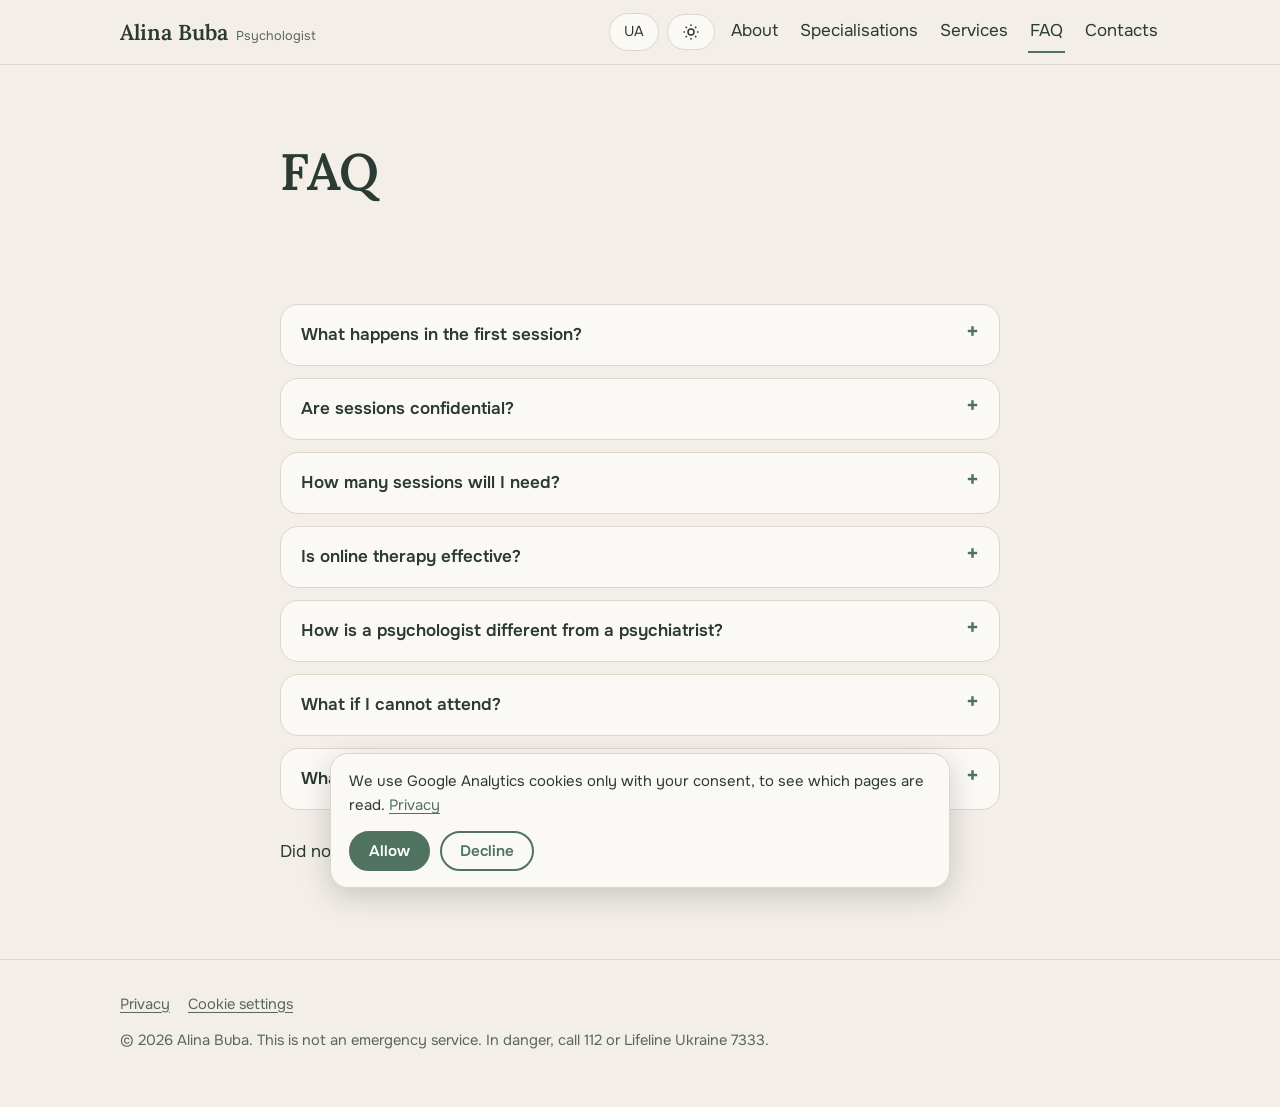
<file: en/faq/index.html>
<!doctype html>
<html lang="en">
<head>
<meta charset="utf-8">
<meta name="viewport" content="width=device-width,initial-scale=1,viewport-fit=cover">
<title>Frequently asked questions about psychologist sessions</title>
<meta name="description" content="How the first session goes, confidentiality, number of sessions, online format, psychologist vs psychiatrist, cancellation, what CBT is.">
<meta name="robots" content="index,follow">
<link rel="canonical" href="https://alinabuba.github.io/en/faq/">
<link rel="alternate" hreflang="uk" href="https://alinabuba.github.io/faq/">
<link rel="alternate" hreflang="en" href="https://alinabuba.github.io/en/faq/">
<link rel="alternate" hreflang="x-default" href="https://alinabuba.github.io/faq/">
<meta property="og:type" content="website"><meta property="og:site_name" content="Alina Buba">
<meta property="og:title" content="Frequently asked questions about psychologist sessions"><meta property="og:description" content="How the first session goes, confidentiality, number of sessions, online format, psychologist vs psychiatrist, cancellation, what CBT is.">
<meta property="og:url" content="https://alinabuba.github.io/en/faq/"><meta property="og:locale" content="en_US"><meta property="og:locale:alternate" content="uk_UA">
<meta property="og:image" content="https://alinabuba.github.io/og-image.png"><meta property="og:image:width" content="1200"><meta property="og:image:height" content="630"><meta property="og:image:alt" content="Alina Buba, online psychologist">
<meta name="twitter:card" content="summary_large_image"><meta name="twitter:title" content="Frequently asked questions about psychologist sessions"><meta name="twitter:description" content="How the first session goes, confidentiality, number of sessions, online format, psychologist vs psychiatrist, cancellation, what CBT is."><meta name="twitter:image" content="https://alinabuba.github.io/og-image.png">
<meta name="theme-color" media="(prefers-color-scheme: light)" content="#F3EFE8"><meta name="theme-color" media="(prefers-color-scheme: dark)" content="#1B211E">
<link rel="icon" href="/favicon.svg" type="image/svg+xml"><link rel="icon" href="/favicon-32.png" sizes="32x32" type="image/png">
<link rel="apple-touch-icon" href="/apple-touch-icon.png"><link rel="manifest" href="/site.webmanifest">
<link rel="preload" href="/fonts/lora-latin.woff2" as="font" type="font/woff2" crossorigin><link rel="preload" href="/fonts/onest-latin.woff2" as="font" type="font/woff2" crossorigin>
<script>(function(){try{var t=localStorage.getItem('theme');if(t==='light'||t==='dark')document.documentElement.setAttribute('data-theme',t)}catch(e){}document.documentElement.classList.add('js')})()</script>
<style>@font-face{font-family:'Lora';font-style:normal;font-weight:400 700;font-display:swap;src:url(/fonts/lora-cyrillic.woff2) format('woff2');unicode-range:U+0301, U+0400-045F, U+0490-0491, U+04B0-04B1, U+2116}@font-face{font-family:'Lora';font-style:normal;font-weight:400 700;font-display:swap;src:url(/fonts/lora-latin.woff2) format('woff2');unicode-range:U+0000-00FF, U+0131, U+0152-0153, U+02BB-02BC, U+02C6, U+02DA, U+02DC, U+0304, U+0308, U+0329, U+2000-206F, U+20AC, U+2122, U+2191, U+2193, U+2212, U+2215, U+FEFF, U+FFFD}@font-face{font-family:'Onest';font-style:normal;font-weight:400 700;font-display:swap;src:url(/fonts/onest-cyrillic.woff2) format('woff2');unicode-range:U+0301, U+0400-045F, U+0490-0491, U+04B0-04B1, U+2116}@font-face{font-family:'Onest';font-style:normal;font-weight:400 700;font-display:swap;src:url(/fonts/onest-latin.woff2) format('woff2');unicode-range:U+0000-00FF, U+0131, U+0152-0153, U+02BB-02BC, U+02C6, U+02DA, U+02DC, U+0304, U+0308, U+0329, U+2000-206F, U+20AC, U+2122, U+2191, U+2193, U+2212, U+2215, U+FEFF, U+FFFD}:root{--bg:#F3EFE8;--surface:#FBF9F5;--alt:#EAE5DA;--fg:#2B3A33;--muted:#58675F;--accent:#4F7360;--line:#DDD7CB;--onacc:#FFFFFF;--r:18px;color-scheme:light}@media (prefers-color-scheme:dark){:root:not([data-theme="light"]){--bg:#1B211E;--surface:#232B27;--alt:#202824;--fg:#E8EDE7;--muted:#A3B0A8;--accent:#9DBFA9;--line:#33403A;--onacc:#1B211E;color-scheme:dark}}:root[data-theme="dark"]{--bg:#1B211E;--surface:#232B27;--alt:#202824;--fg:#E8EDE7;--muted:#A3B0A8;--accent:#9DBFA9;--line:#33403A;--onacc:#1B211E;color-scheme:dark}
*{box-sizing:border-box}html{scroll-behavior:smooth;-webkit-text-size-adjust:100%}
@media (prefers-reduced-motion:reduce){html{scroll-behavior:auto}*{transition:none!important;animation:none!important}}
body{margin:0;background:var(--bg);color:var(--fg);font:400 clamp(1rem,.96rem + .2vw,1.0625rem)/1.65 Onest,system-ui,sans-serif}
h1,h2,h3{font-family:Lora,Georgia,serif;line-height:1.2;font-weight:600;margin:0 0 .5em;text-wrap:balance}
h1{font-size:clamp(2rem,1.4rem + 2.6vw,3.2rem)}h2{font-size:clamp(1.5rem,1.2rem + 1.4vw,2.1rem)}h3{font-size:1.2rem}
p{margin:0 0 1em}a{color:var(--accent);text-underline-offset:3px}img{max-width:100%}
.mt{margin-top:1.6em}.muted{color:var(--muted)}code{background:var(--alt);padding:0 .3em;border-radius:4px}
.wrap{max-width:1080px;margin:0 auto;padding-left:max(20px,env(safe-area-inset-left));padding-right:max(20px,env(safe-area-inset-right))}
.narrow{max-width:760px}
section{padding:clamp(40px,6vw,76px) 0}.alt{background:var(--alt)}
:focus-visible{outline:3px solid var(--accent);outline-offset:3px;border-radius:4px}
.skip{position:absolute;left:-999px;top:8px;background:var(--surface);padding:8px 14px;border-radius:8px;z-index:100}.skip:focus{left:8px}
.demo{background:#FFE98A;color:#2B2B2B;text-align:center;padding:6px 12px;font-size:.9rem}
mark.ph{background:#FFE98A;color:#2B2B2B;padding:0 .25em;border-radius:4px}
header.top{position:sticky;top:0;z-index:20;background:var(--bg);border-bottom:1px solid var(--line)}
.bar{display:flex;align-items:center;gap:14px;min-height:64px;flex-wrap:wrap;padding-top:6px;padding-bottom:6px}
.logo{font:600 1.35rem Lora,Georgia,serif;color:var(--fg);text-decoration:none;margin-right:auto}
.logo small{font:400 .8rem Onest,sans-serif;color:var(--muted);margin-left:8px}
nav.nav{display:flex;gap:4px 18px;flex-wrap:wrap}nav.nav a{color:var(--fg);text-decoration:none;padding:6px 2px;border-bottom:2px solid transparent}
nav.nav a:hover,nav.nav a[aria-current]{border-color:var(--accent)}
.tools{display:flex;gap:8px;align-items:center}
.pill,.burger{border:1px solid var(--line);background:var(--surface);color:var(--fg);border-radius:999px;padding:6px 14px;font:inherit;font-size:.9rem;cursor:pointer;text-decoration:none;display:inline-flex;align-items:center;min-height:36px}
.burger{display:none}
#theme svg{width:18px;height:18px;fill:none;stroke:currentColor;stroke-width:2}
@media (max-width:760px){
.js .burger{display:inline-flex}.js nav.nav{display:none;width:100%;flex-direction:column;order:5;padding-bottom:10px}.js nav.nav.open{display:flex}
.logo small{display:none}}
.btn{display:inline-block;background:var(--accent);color:var(--onacc);padding:12px 22px;border-radius:999px;text-decoration:none;font-weight:600;border:2px solid var(--accent);cursor:pointer;font-family:inherit;font-size:1rem}
.btn:hover{filter:brightness(1.07)}.btn.ghost{background:transparent;color:var(--accent)}
.actions{display:flex;gap:12px;flex-wrap:wrap;margin:1.4em 0}
.eyebrow{color:var(--accent);font-weight:600;letter-spacing:.08em;text-transform:uppercase;font-size:.85rem}
.lead{font-size:clamp(1.08rem,1rem + .4vw,1.25rem);color:var(--muted)}
.chips{display:flex;flex-wrap:wrap;gap:8px;list-style:none;padding:0;margin:0}
.chips li{border:1px solid var(--line);background:var(--surface);padding:4px 14px;border-radius:999px;font-size:.9rem}
.hero{display:grid;gap:36px;align-items:center}
@media (min-width:860px){.hero{grid-template-columns:1.25fr .75fr}}
.hero-sec{padding-top:clamp(28px,5vw,64px)}
.photo{margin:0;border-radius:999px 999px var(--r) var(--r);overflow:hidden;background:var(--alt);border:1px solid var(--line);aspect-ratio:4/5;width:100%;max-width:440px;justify-self:center}
.photo img{width:100%;height:100%;object-fit:cover;display:block}
.photo.empty{display:grid;place-items:center;text-align:center;padding:24px}
.about-teaser{display:grid;gap:32px;align-items:center}
@media (min-width:760px){.about-teaser{grid-template-columns:.7fr 1.3fr}}
.grid{display:grid;gap:18px;grid-template-columns:repeat(auto-fit,minmax(min(240px,100%),1fr))}
.card{background:var(--surface);border:1px solid var(--line);border-radius:var(--r);padding:22px}
.card h3{margin-bottom:.4em}.card p:last-child{margin-bottom:0}
.link-card{text-decoration:none;color:var(--fg);transition:transform .15s,border-color .15s}.link-card:hover{transform:translateY(-2px);border-color:var(--accent)}
.price{font:600 1.7rem Lora,Georgia,serif;margin:0}
.ticks{list-style:none;padding:0;margin:0 0 1.2em}.ticks li{padding-left:28px;position:relative;margin-bottom:.6em}
.ticks li::before{content:"";position:absolute;left:4px;top:.55em;width:10px;height:10px;border-radius:50%;background:var(--accent)}
.ticks.plain li{padding-left:0}.ticks.plain li::before{display:none}
.steps{counter-reset:s;list-style:none;padding:0;margin:0 0 1em;display:grid;gap:18px;grid-template-columns:repeat(auto-fit,minmax(min(240px,100%),1fr))}
.steps li{counter-increment:s;background:var(--surface);border:1px solid var(--line);border-radius:var(--r);padding:22px}
.steps li::before{content:counter(s);display:grid;place-items:center;width:34px;height:34px;border-radius:50%;background:var(--accent);color:var(--onacc);font-weight:600;margin-bottom:10px}
.alt .steps li{background:var(--surface)}
.timeline{list-style:none;padding:0;margin:0 0 1em}.timeline li{display:grid;gap:2px 18px;padding:14px 0;border-top:1px solid var(--line)}
.timeline .when{color:var(--accent);font-weight:600}
@media (min-width:640px){.timeline li{grid-template-columns:120px 1fr}}
.band{background:var(--accent);color:var(--onacc);text-align:center}
.band .btn{background:var(--onacc);color:var(--accent);border-color:var(--onacc)}
.page-head{padding-bottom:0}
.notice{background:var(--surface);border:1px solid var(--line);border-left:4px solid var(--accent);padding:10px 16px;border-radius:8px}
details{background:var(--surface);border:1px solid var(--line);border-radius:var(--r);margin-bottom:12px;padding:0 20px}
summary{cursor:pointer;font-weight:600;padding:16px 0;list-style:none;display:flex;justify-content:space-between;gap:12px}
summary::-webkit-details-marker{display:none}summary::after{content:"+";color:var(--accent);font-size:1.4rem;line-height:1}details[open] summary::after{content:"–"}
.ans{padding-bottom:6px}
footer.foot{border-top:1px solid var(--line);padding:32px 0 40px;color:var(--muted);font-size:.92rem}
.foot .wrap{display:grid;gap:12px}.foot nav{display:flex;gap:6px 18px;flex-wrap:wrap}
.foot a,.foot button{color:var(--muted)}.foot button{background:none;border:0;font:inherit;text-decoration:underline;cursor:pointer;padding:0;text-underline-offset:3px}
#consent{position:fixed;left:max(12px,env(safe-area-inset-left));right:max(12px,env(safe-area-inset-right));bottom:12px;z-index:50;max-width:620px;margin:0 auto;background:var(--surface);border:1px solid var(--line);border-radius:var(--r);padding:16px 18px;box-shadow:0 8px 30px rgba(0,0,0,.18)}
#consent[hidden]{display:none}#consent p{margin:0 0 12px;font-size:.93rem}#consent .row{display:flex;gap:10px;flex-wrap:wrap}
#consent .btn{padding:8px 18px;font-size:.95rem}
.nf{text-align:center;padding:12vh 0}
</style>
<script type="application/ld+json">{"@context": "https://schema.org", "@type": "WebSite", "name": "Alina Buba", "url": "https://alinabuba.github.io/en/", "inLanguage": "en"}</script><script type="application/ld+json">{"@context": "https://schema.org", "@type": "BreadcrumbList", "itemListElement": [{"@type": "ListItem", "position": 1, "name": "Home", "item": "https://alinabuba.github.io/en/"}, {"@type": "ListItem", "position": 2, "name": "FAQ", "item": "https://alinabuba.github.io/en/faq/"}]}</script><script type="application/ld+json">{"@context": "https://schema.org", "@type": "FAQPage", "mainEntity": [{"@type": "Question", "name": "What happens in the first session?", "acceptedAnswer": {"@type": "Answer", "text": "We get to know each other, I ask about your request and life context, explain how the work goes and we agree on goals. You decide how much to share. After the session you can decide whether to continue."}}, {"@type": "Question", "name": "Are sessions confidential?", "acceptedAnswer": {"@type": "Answer", "text": "Yes. I do not disclose information about you to third parties. Exceptions are provided by law, for example a direct threat to your life or health or that of others. I will explain this beforehand."}}, {"@type": "Question", "name": "How many sessions will I need?", "acceptedAnswer": {"@type": "Answer", "text": "It depends on the request. Often noticeable changes appear within a few weeks of regular work, but timelines and results cannot be guaranteed. We will regularly review together whether the work helps."}}, {"@type": "Question", "name": "Is online therapy effective?", "acceptedAnswer": {"@type": "Answer", "text": "Research shows that for many requests the online format works as well as in-person. You only need a stable internet connection and a place where no one can overhear you."}}, {"@type": "Question", "name": "How is a psychologist different from a psychiatrist?", "acceptedAnswer": {"@type": "Answer", "text": "A psychiatrist is a medical doctor: makes medical diagnoses and can prescribe medication. A psychologist works through conversation, skills and support, and does not prescribe medication. If you need a psychiatrist, I will tell you."}}, {"@type": "Question", "name": "What if I cannot attend?", "acceptedAnswer": {"@type": "Answer", "text": "Let me know at least 24 hours ahead and the session can be rescheduled at no cost. Later cancellations count as a held session."}}, {"@type": "Question", "name": "What is CBT and what does a neuropsychological perspective mean?", "acceptedAnswer": {"@type": "Answer", "text": "CBT (cognitive-behavioural therapy) helps you notice how thoughts affect emotions and actions, and gradually change what gets in the way. A neuropsychological perspective means I also look at sleep, stress, workload and concentration."}}]}</script>
</head>
<body>
<a class="skip" href="#main">Skip to content</a>
<header class="top"><div class="wrap bar">
<a class="logo" href="/en/">Alina Buba<small>Psychologist</small></a>
<div class="tools"><a class="pill" href="/faq/" hreflang="uk" lang="uk" data-track="lang_switch" data-label="ua">UA</a><button class="pill" id="theme" type="button" aria-label="Toggle theme"><svg viewBox="0 0 24 24" aria-hidden="true"><circle cx="12" cy="12" r="4"/><path d="M12 2v2M12 20v2M2 12h2M20 12h2M5 5l1.5 1.5M17.5 17.5 19 19M5 19l1.5-1.5M17.5 6.5 19 5"/></svg></button>
<button class="burger" id="burger" type="button" aria-expanded="false" aria-controls="nav">Menu</button></div>
<nav class="nav" id="nav" aria-label="Main navigation"><a href="/en/about/">About</a><a href="/en/specializations/">Specialisations</a><a href="/en/services/">Services</a><a href="/en/faq/" aria-current=page>FAQ</a><a href="/en/contacts/">Contacts</a></nav>
</div></header>
<main id="main">
<section class="page-head"><div class="wrap narrow"><h1>FAQ</h1></div></section>
<section><div class="wrap narrow faq"><details id="first-session"><summary>What happens in the first session?</summary><div class="ans"><p>We get to know each other, I ask about your request and life context, explain how the work goes and we agree on goals. You decide how much to share. After the session you can decide whether to continue.</p></div></details><details id="confidentiality"><summary>Are sessions confidential?</summary><div class="ans"><p>Yes. I do not disclose information about you to third parties. Exceptions are provided by law, for example a direct threat to your life or health or that of others. I will explain this beforehand.</p></div></details><details id="how-many"><summary>How many sessions will I need?</summary><div class="ans"><p>It depends on the request. Often noticeable changes appear within a few weeks of regular work, but timelines and results cannot be guaranteed. We will regularly review together whether the work helps.</p></div></details><details id="online"><summary>Is online therapy effective?</summary><div class="ans"><p>Research shows that for many requests the online format works as well as in-person. You only need a stable internet connection and a place where no one can overhear you.</p></div></details><details id="psychologist-psychiatrist"><summary>How is a psychologist different from a psychiatrist?</summary><div class="ans"><p>A psychiatrist is a medical doctor: makes medical diagnoses and can prescribe medication. A psychologist works through conversation, skills and support, and does not prescribe medication. If you need a psychiatrist, I will tell you.</p></div></details><details id="cancellation"><summary>What if I cannot attend?</summary><div class="ans"><p>Let me know at least 24 hours ahead and the session can be rescheduled at no cost. Later cancellations count as a held session.</p></div></details><details id="cbt"><summary>What is CBT and what does a neuropsychological perspective mean?</summary><div class="ans"><p>CBT (cognitive-behavioural therapy) helps you notice how thoughts affect emotions and actions, and gradually change what gets in the way. A neuropsychological perspective means I also look at sleep, stress, workload and concentration.</p></div></details>
<p class="mt">Did not find an answer? <a href="/en/contacts/">Write to me</a>.</p></div></section></main>
<footer class="foot"><div class="wrap"><nav><a href="/en/privacy/">Privacy</a><button type="button" data-cookie-settings>Cookie settings</button></nav><p>© 2026 Alina Buba. This is not an emergency service. In danger, call 112 or Lifeline Ukraine 7333.</p></div></footer>
<div id="consent" role="dialog" aria-label="Cookie" hidden><p>We use Google Analytics cookies only with your consent, to see which pages are read. <a href="/en/privacy/">Privacy</a></p>
<div class="row"><button class="btn" id="c-yes" type="button">Allow</button><button class="btn ghost" id="c-no" type="button">Decline</button></div></div>
<script>
(function(){
var GA='G-PJW885J5PS',L=document.documentElement.lang==='en'?'en':'ua';
window.dataLayer=window.dataLayer||[];function gtag(){dataLayer.push(arguments)}window.gtag=gtag;
gtag('consent','default',{analytics_storage:'denied',ad_storage:'denied',ad_user_data:'denied',ad_personalization:'denied',wait_for_update:500});
var KEY='cookie-consent',box=document.getElementById('consent');
function get(){try{return localStorage.getItem(KEY)}catch(e){return null}}
function set(v){try{localStorage.setItem(KEY,v)}catch(e){}}
var loaded=false;
function loadGA(){if(loaded)return;loaded=true;var s=document.createElement('script');s.async=true;s.src='https://www.googletagmanager.com/gtag/js?id='+GA;document.head.appendChild(s);
gtag('js',new Date());gtag('config',GA,{allow_google_signals:false,allow_ad_personalization_signals:false})}
function clearCookies(){var names=document.cookie.split(';').map(function(c){return c.split('=')[0].trim()}).filter(function(n){return n==='_ga'||n.indexOf('_ga_')===0});
var parts=location.hostname.split('.'),doms=[''];for(var i=0;i<parts.length-1;i++)doms.push(';domain=.'+parts.slice(i).join('.'));
names.forEach(function(n){doms.forEach(function(d){document.cookie=n+'=;expires=Thu, 01 Jan 1970 00:00:00 GMT;path=/'+d})})}
function apply(v){if(v==='granted'){gtag('consent','update',{analytics_storage:'granted'});loadGA()}else{gtag('consent','update',{analytics_storage:'denied'});clearCookies()}}
function choose(v){set(v);box.hidden=true;apply(v)}
var saved=get();if(saved)apply(saved);else box.hidden=false;
document.getElementById('c-yes').onclick=function(){choose('granted')};
document.getElementById('c-no').onclick=function(){choose('denied')};
document.querySelectorAll('[data-cookie-settings]').forEach(function(b){b.onclick=function(){box.hidden=false;document.getElementById('c-yes').focus()}});
function track(n,p){if(get()==='granted'&&loaded)gtag('event',n,p||{})}
document.addEventListener('click',function(e){var a=e.target.closest('[data-track]');if(a)track(a.dataset.track,{label:a.dataset.label})});
document.querySelectorAll('details').forEach(function(d){d.addEventListener('toggle',function(){if(d.open)track('faq_open',{label:d.querySelector('summary').textContent})})});
if(location.hash){var t=document.querySelector('details'+location.hash);if(t)t.open=true}
var seen={};window.addEventListener('scroll',function(){var h=document.documentElement,p=(h.scrollTop+innerHeight)/h.scrollHeight*100;[50,90].forEach(function(x){if(p>=x&&!seen[x]){seen[x]=1;track('scroll_depth',{label:x+'%'})}})},{passive:true});
var th=document.getElementById('theme');th.onclick=function(){var r=document.documentElement,cur=r.getAttribute('data-theme')||(matchMedia('(prefers-color-scheme:dark)').matches?'dark':'light'),n=cur==='dark'?'light':'dark';r.setAttribute('data-theme',n);try{localStorage.setItem('theme',n)}catch(e){}track('theme_change',{label:n})};
var bg=document.getElementById('burger'),nv=document.getElementById('nav');bg.onclick=function(){var o=nv.classList.toggle('open');bg.setAttribute('aria-expanded',o)};
})();
</script>
</body></html>
</file>
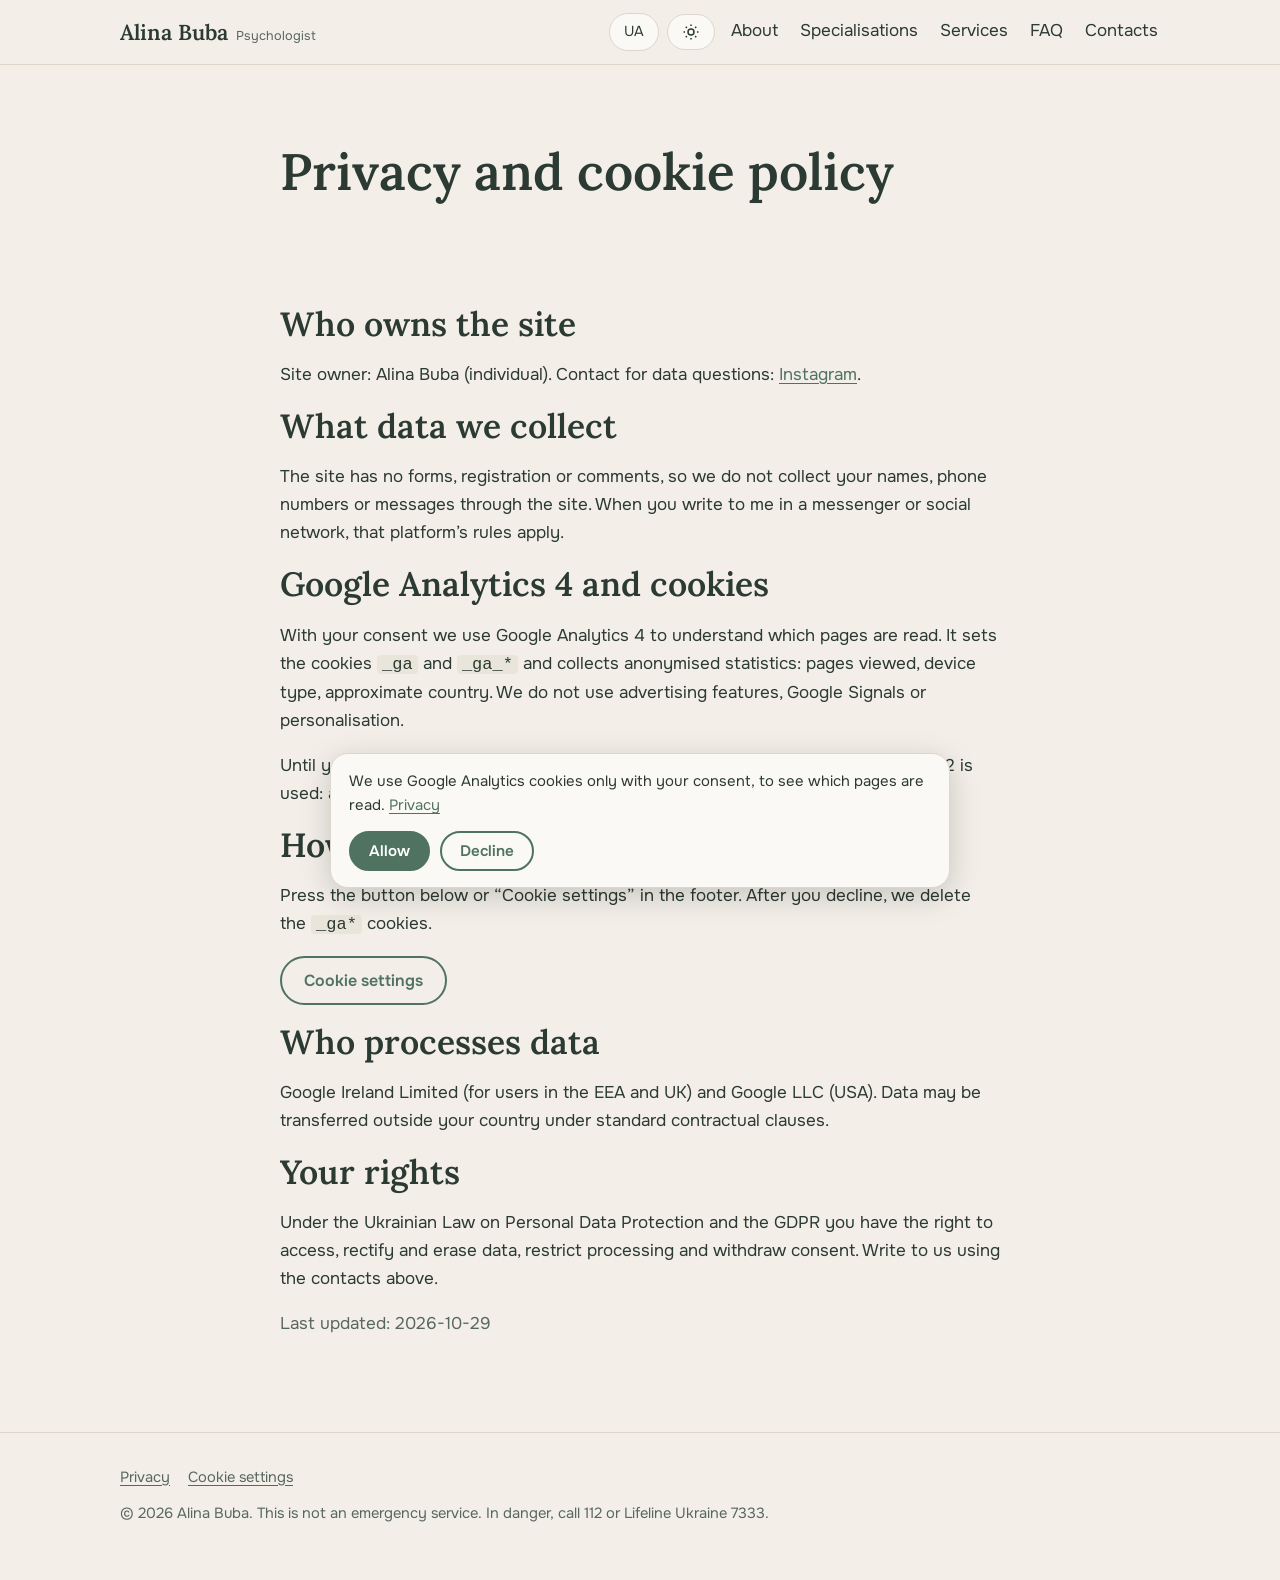
<file: en/privacy/index.html>
<!doctype html>
<html lang="en">
<head>
<meta charset="utf-8">
<meta name="viewport" content="width=device-width,initial-scale=1,viewport-fit=cover">
<title>Privacy and cookie policy</title>
<meta name="description" content="What data the site collects, how Google Analytics 4 and cookie consent work, how to withdraw consent and your rights.">
<meta name="robots" content="index,follow">
<link rel="canonical" href="https://alinabuba.github.io/en/privacy/">
<link rel="alternate" hreflang="uk" href="https://alinabuba.github.io/privacy/">
<link rel="alternate" hreflang="en" href="https://alinabuba.github.io/en/privacy/">
<link rel="alternate" hreflang="x-default" href="https://alinabuba.github.io/privacy/">
<meta property="og:type" content="website"><meta property="og:site_name" content="Alina Buba">
<meta property="og:title" content="Privacy and cookie policy"><meta property="og:description" content="What data the site collects, how Google Analytics 4 and cookie consent work, how to withdraw consent and your rights.">
<meta property="og:url" content="https://alinabuba.github.io/en/privacy/"><meta property="og:locale" content="en_US"><meta property="og:locale:alternate" content="uk_UA">
<meta property="og:image" content="https://alinabuba.github.io/og-image.png"><meta property="og:image:width" content="1200"><meta property="og:image:height" content="630"><meta property="og:image:alt" content="Alina Buba, online psychologist">
<meta name="twitter:card" content="summary_large_image"><meta name="twitter:title" content="Privacy and cookie policy"><meta name="twitter:description" content="What data the site collects, how Google Analytics 4 and cookie consent work, how to withdraw consent and your rights."><meta name="twitter:image" content="https://alinabuba.github.io/og-image.png">
<meta name="theme-color" media="(prefers-color-scheme: light)" content="#F3EFE8"><meta name="theme-color" media="(prefers-color-scheme: dark)" content="#1B211E">
<link rel="icon" href="/favicon.svg" type="image/svg+xml"><link rel="icon" href="/favicon-32.png" sizes="32x32" type="image/png">
<link rel="apple-touch-icon" href="/apple-touch-icon.png"><link rel="manifest" href="/site.webmanifest">
<link rel="preload" href="/fonts/lora-latin.woff2" as="font" type="font/woff2" crossorigin><link rel="preload" href="/fonts/onest-latin.woff2" as="font" type="font/woff2" crossorigin>
<script>(function(){try{var t=localStorage.getItem('theme');if(t==='light'||t==='dark')document.documentElement.setAttribute('data-theme',t)}catch(e){}document.documentElement.classList.add('js')})()</script>
<style>@font-face{font-family:'Lora';font-style:normal;font-weight:400 700;font-display:swap;src:url(/fonts/lora-cyrillic.woff2) format('woff2');unicode-range:U+0301, U+0400-045F, U+0490-0491, U+04B0-04B1, U+2116}@font-face{font-family:'Lora';font-style:normal;font-weight:400 700;font-display:swap;src:url(/fonts/lora-latin.woff2) format('woff2');unicode-range:U+0000-00FF, U+0131, U+0152-0153, U+02BB-02BC, U+02C6, U+02DA, U+02DC, U+0304, U+0308, U+0329, U+2000-206F, U+20AC, U+2122, U+2191, U+2193, U+2212, U+2215, U+FEFF, U+FFFD}@font-face{font-family:'Onest';font-style:normal;font-weight:400 700;font-display:swap;src:url(/fonts/onest-cyrillic.woff2) format('woff2');unicode-range:U+0301, U+0400-045F, U+0490-0491, U+04B0-04B1, U+2116}@font-face{font-family:'Onest';font-style:normal;font-weight:400 700;font-display:swap;src:url(/fonts/onest-latin.woff2) format('woff2');unicode-range:U+0000-00FF, U+0131, U+0152-0153, U+02BB-02BC, U+02C6, U+02DA, U+02DC, U+0304, U+0308, U+0329, U+2000-206F, U+20AC, U+2122, U+2191, U+2193, U+2212, U+2215, U+FEFF, U+FFFD}:root{--bg:#F3EFE8;--surface:#FBF9F5;--alt:#EAE5DA;--fg:#2B3A33;--muted:#58675F;--accent:#4F7360;--line:#DDD7CB;--onacc:#FFFFFF;--r:18px;color-scheme:light}@media (prefers-color-scheme:dark){:root:not([data-theme="light"]){--bg:#1B211E;--surface:#232B27;--alt:#202824;--fg:#E8EDE7;--muted:#A3B0A8;--accent:#9DBFA9;--line:#33403A;--onacc:#1B211E;color-scheme:dark}}:root[data-theme="dark"]{--bg:#1B211E;--surface:#232B27;--alt:#202824;--fg:#E8EDE7;--muted:#A3B0A8;--accent:#9DBFA9;--line:#33403A;--onacc:#1B211E;color-scheme:dark}
*{box-sizing:border-box}html{scroll-behavior:smooth;-webkit-text-size-adjust:100%}
@media (prefers-reduced-motion:reduce){html{scroll-behavior:auto}*{transition:none!important;animation:none!important}}
body{margin:0;background:var(--bg);color:var(--fg);font:400 clamp(1rem,.96rem + .2vw,1.0625rem)/1.65 Onest,system-ui,sans-serif}
h1,h2,h3{font-family:Lora,Georgia,serif;line-height:1.2;font-weight:600;margin:0 0 .5em;text-wrap:balance}
h1{font-size:clamp(2rem,1.4rem + 2.6vw,3.2rem)}h2{font-size:clamp(1.5rem,1.2rem + 1.4vw,2.1rem)}h3{font-size:1.2rem}
p{margin:0 0 1em}a{color:var(--accent);text-underline-offset:3px}img{max-width:100%}
.mt{margin-top:1.6em}.muted{color:var(--muted)}code{background:var(--alt);padding:0 .3em;border-radius:4px}
.wrap{max-width:1080px;margin:0 auto;padding-left:max(20px,env(safe-area-inset-left));padding-right:max(20px,env(safe-area-inset-right))}
.narrow{max-width:760px}
section{padding:clamp(40px,6vw,76px) 0}.alt{background:var(--alt)}
:focus-visible{outline:3px solid var(--accent);outline-offset:3px;border-radius:4px}
.skip{position:absolute;left:-999px;top:8px;background:var(--surface);padding:8px 14px;border-radius:8px;z-index:100}.skip:focus{left:8px}
.demo{background:#FFE98A;color:#2B2B2B;text-align:center;padding:6px 12px;font-size:.9rem}
mark.ph{background:#FFE98A;color:#2B2B2B;padding:0 .25em;border-radius:4px}
header.top{position:sticky;top:0;z-index:20;background:var(--bg);border-bottom:1px solid var(--line)}
.bar{display:flex;align-items:center;gap:14px;min-height:64px;flex-wrap:wrap;padding-top:6px;padding-bottom:6px}
.logo{font:600 1.35rem Lora,Georgia,serif;color:var(--fg);text-decoration:none;margin-right:auto}
.logo small{font:400 .8rem Onest,sans-serif;color:var(--muted);margin-left:8px}
nav.nav{display:flex;gap:4px 18px;flex-wrap:wrap}nav.nav a{color:var(--fg);text-decoration:none;padding:6px 2px;border-bottom:2px solid transparent}
nav.nav a:hover,nav.nav a[aria-current]{border-color:var(--accent)}
.tools{display:flex;gap:8px;align-items:center}
.pill,.burger{border:1px solid var(--line);background:var(--surface);color:var(--fg);border-radius:999px;padding:6px 14px;font:inherit;font-size:.9rem;cursor:pointer;text-decoration:none;display:inline-flex;align-items:center;min-height:36px}
.burger{display:none}
#theme svg{width:18px;height:18px;fill:none;stroke:currentColor;stroke-width:2}
@media (max-width:760px){
.js .burger{display:inline-flex}.js nav.nav{display:none;width:100%;flex-direction:column;order:5;padding-bottom:10px}.js nav.nav.open{display:flex}
.logo small{display:none}}
.btn{display:inline-block;background:var(--accent);color:var(--onacc);padding:12px 22px;border-radius:999px;text-decoration:none;font-weight:600;border:2px solid var(--accent);cursor:pointer;font-family:inherit;font-size:1rem}
.btn:hover{filter:brightness(1.07)}.btn.ghost{background:transparent;color:var(--accent)}
.actions{display:flex;gap:12px;flex-wrap:wrap;margin:1.4em 0}
.eyebrow{color:var(--accent);font-weight:600;letter-spacing:.08em;text-transform:uppercase;font-size:.85rem}
.lead{font-size:clamp(1.08rem,1rem + .4vw,1.25rem);color:var(--muted)}
.chips{display:flex;flex-wrap:wrap;gap:8px;list-style:none;padding:0;margin:0}
.chips li{border:1px solid var(--line);background:var(--surface);padding:4px 14px;border-radius:999px;font-size:.9rem}
.hero{display:grid;gap:36px;align-items:center}
@media (min-width:860px){.hero{grid-template-columns:1.25fr .75fr}}
.hero-sec{padding-top:clamp(28px,5vw,64px)}
.photo{margin:0;border-radius:999px 999px var(--r) var(--r);overflow:hidden;background:var(--alt);border:1px solid var(--line);aspect-ratio:4/5;width:100%;max-width:440px;justify-self:center}
.photo img{width:100%;height:100%;object-fit:cover;display:block}
.photo.empty{display:grid;place-items:center;text-align:center;padding:24px}
.about-teaser{display:grid;gap:32px;align-items:center}
@media (min-width:760px){.about-teaser{grid-template-columns:.7fr 1.3fr}}
.grid{display:grid;gap:18px;grid-template-columns:repeat(auto-fit,minmax(min(240px,100%),1fr))}
.card{background:var(--surface);border:1px solid var(--line);border-radius:var(--r);padding:22px}
.card h3{margin-bottom:.4em}.card p:last-child{margin-bottom:0}
.link-card{text-decoration:none;color:var(--fg);transition:transform .15s,border-color .15s}.link-card:hover{transform:translateY(-2px);border-color:var(--accent)}
.price{font:600 1.7rem Lora,Georgia,serif;margin:0}
.ticks{list-style:none;padding:0;margin:0 0 1.2em}.ticks li{padding-left:28px;position:relative;margin-bottom:.6em}
.ticks li::before{content:"";position:absolute;left:4px;top:.55em;width:10px;height:10px;border-radius:50%;background:var(--accent)}
.ticks.plain li{padding-left:0}.ticks.plain li::before{display:none}
.steps{counter-reset:s;list-style:none;padding:0;margin:0 0 1em;display:grid;gap:18px;grid-template-columns:repeat(auto-fit,minmax(min(240px,100%),1fr))}
.steps li{counter-increment:s;background:var(--surface);border:1px solid var(--line);border-radius:var(--r);padding:22px}
.steps li::before{content:counter(s);display:grid;place-items:center;width:34px;height:34px;border-radius:50%;background:var(--accent);color:var(--onacc);font-weight:600;margin-bottom:10px}
.alt .steps li{background:var(--surface)}
.timeline{list-style:none;padding:0;margin:0 0 1em}.timeline li{display:grid;gap:2px 18px;padding:14px 0;border-top:1px solid var(--line)}
.timeline .when{color:var(--accent);font-weight:600}
@media (min-width:640px){.timeline li{grid-template-columns:120px 1fr}}
.band{background:var(--accent);color:var(--onacc);text-align:center}
.band .btn{background:var(--onacc);color:var(--accent);border-color:var(--onacc)}
.page-head{padding-bottom:0}
.notice{background:var(--surface);border:1px solid var(--line);border-left:4px solid var(--accent);padding:10px 16px;border-radius:8px}
details{background:var(--surface);border:1px solid var(--line);border-radius:var(--r);margin-bottom:12px;padding:0 20px}
summary{cursor:pointer;font-weight:600;padding:16px 0;list-style:none;display:flex;justify-content:space-between;gap:12px}
summary::-webkit-details-marker{display:none}summary::after{content:"+";color:var(--accent);font-size:1.4rem;line-height:1}details[open] summary::after{content:"–"}
.ans{padding-bottom:6px}
footer.foot{border-top:1px solid var(--line);padding:32px 0 40px;color:var(--muted);font-size:.92rem}
.foot .wrap{display:grid;gap:12px}.foot nav{display:flex;gap:6px 18px;flex-wrap:wrap}
.foot a,.foot button{color:var(--muted)}.foot button{background:none;border:0;font:inherit;text-decoration:underline;cursor:pointer;padding:0;text-underline-offset:3px}
#consent{position:fixed;left:max(12px,env(safe-area-inset-left));right:max(12px,env(safe-area-inset-right));bottom:12px;z-index:50;max-width:620px;margin:0 auto;background:var(--surface);border:1px solid var(--line);border-radius:var(--r);padding:16px 18px;box-shadow:0 8px 30px rgba(0,0,0,.18)}
#consent[hidden]{display:none}#consent p{margin:0 0 12px;font-size:.93rem}#consent .row{display:flex;gap:10px;flex-wrap:wrap}
#consent .btn{padding:8px 18px;font-size:.95rem}
.nf{text-align:center;padding:12vh 0}
</style>
<script type="application/ld+json">{"@context": "https://schema.org", "@type": "WebSite", "name": "Alina Buba", "url": "https://alinabuba.github.io/en/", "inLanguage": "en"}</script><script type="application/ld+json">{"@context": "https://schema.org", "@type": "BreadcrumbList", "itemListElement": [{"@type": "ListItem", "position": 1, "name": "Home", "item": "https://alinabuba.github.io/en/"}, {"@type": "ListItem", "position": 2, "name": "Privacy", "item": "https://alinabuba.github.io/en/privacy/"}]}</script>
</head>
<body>
<a class="skip" href="#main">Skip to content</a>
<header class="top"><div class="wrap bar">
<a class="logo" href="/en/">Alina Buba<small>Psychologist</small></a>
<div class="tools"><a class="pill" href="/privacy/" hreflang="uk" lang="uk" data-track="lang_switch" data-label="ua">UA</a><button class="pill" id="theme" type="button" aria-label="Toggle theme"><svg viewBox="0 0 24 24" aria-hidden="true"><circle cx="12" cy="12" r="4"/><path d="M12 2v2M12 20v2M2 12h2M20 12h2M5 5l1.5 1.5M17.5 17.5 19 19M5 19l1.5-1.5M17.5 6.5 19 5"/></svg></button>
<button class="burger" id="burger" type="button" aria-expanded="false" aria-controls="nav">Menu</button></div>
<nav class="nav" id="nav" aria-label="Main navigation"><a href="/en/about/">About</a><a href="/en/specializations/">Specialisations</a><a href="/en/services/">Services</a><a href="/en/faq/">FAQ</a><a href="/en/contacts/">Contacts</a></nav>
</div></header>
<main id="main">
<section class="page-head"><div class="wrap narrow"><h1>Privacy and cookie policy</h1>
</div></section>
<section><div class="wrap narrow prose">
<h2>Who owns the site</h2>
<p>Site owner: Alina Buba (individual). Contact for data questions: <a href="https://www.instagram.com/linaklim_eng/" target="_blank" rel="noopener">Instagram</a>.</p>
<h2>What data we collect</h2>
<p>The site has no forms, registration or comments, so we do not collect your names, phone numbers or messages through the site. When you write to me in a messenger or social network, that platform’s rules apply.</p>
<h2>Google Analytics 4 and cookies</h2>
<p>With your consent we use Google Analytics 4 to understand which pages are read. It sets the cookies <code>_ga</code> and <code>_ga_*</code> and collects anonymised statistics: pages viewed, device type, approximate country. We do not use advertising features, Google Signals or personalisation.</p>
<p>Until you choose, the Google Analytics script is not loaded. Google Consent Mode v2 is used: all storage types are denied by default.</p>
<h2>How to withdraw consent</h2>
<p>Press the button below or “Cookie settings” in the footer. After you decline, we delete the <code>_ga*</code> cookies.</p>
<p><button class="btn ghost" type="button" data-cookie-settings>Cookie settings</button></p>
<h2>Who processes data</h2>
<p>Google Ireland Limited (for users in the EEA and UK) and Google LLC (USA). Data may be transferred outside your country under standard contractual clauses.</p>
<h2>Your rights</h2>
<p>Under the Ukrainian Law on Personal Data Protection and the GDPR you have the right to access, rectify and erase data, restrict processing and withdraw consent. Write to us using the contacts above.</p>
<p class="muted">Last updated: 2026-10-29</p>
</div></section></main>
<footer class="foot"><div class="wrap"><nav><a href="/en/privacy/">Privacy</a><button type="button" data-cookie-settings>Cookie settings</button></nav><p>© 2026 Alina Buba. This is not an emergency service. In danger, call 112 or Lifeline Ukraine 7333.</p></div></footer>
<div id="consent" role="dialog" aria-label="Cookie" hidden><p>We use Google Analytics cookies only with your consent, to see which pages are read. <a href="/en/privacy/">Privacy</a></p>
<div class="row"><button class="btn" id="c-yes" type="button">Allow</button><button class="btn ghost" id="c-no" type="button">Decline</button></div></div>
<script>
(function(){
var GA='G-PJW885J5PS',L=document.documentElement.lang==='en'?'en':'ua';
window.dataLayer=window.dataLayer||[];function gtag(){dataLayer.push(arguments)}window.gtag=gtag;
gtag('consent','default',{analytics_storage:'denied',ad_storage:'denied',ad_user_data:'denied',ad_personalization:'denied',wait_for_update:500});
var KEY='cookie-consent',box=document.getElementById('consent');
function get(){try{return localStorage.getItem(KEY)}catch(e){return null}}
function set(v){try{localStorage.setItem(KEY,v)}catch(e){}}
var loaded=false;
function loadGA(){if(loaded)return;loaded=true;var s=document.createElement('script');s.async=true;s.src='https://www.googletagmanager.com/gtag/js?id='+GA;document.head.appendChild(s);
gtag('js',new Date());gtag('config',GA,{allow_google_signals:false,allow_ad_personalization_signals:false})}
function clearCookies(){var names=document.cookie.split(';').map(function(c){return c.split('=')[0].trim()}).filter(function(n){return n==='_ga'||n.indexOf('_ga_')===0});
var parts=location.hostname.split('.'),doms=[''];for(var i=0;i<parts.length-1;i++)doms.push(';domain=.'+parts.slice(i).join('.'));
names.forEach(function(n){doms.forEach(function(d){document.cookie=n+'=;expires=Thu, 01 Jan 1970 00:00:00 GMT;path=/'+d})})}
function apply(v){if(v==='granted'){gtag('consent','update',{analytics_storage:'granted'});loadGA()}else{gtag('consent','update',{analytics_storage:'denied'});clearCookies()}}
function choose(v){set(v);box.hidden=true;apply(v)}
var saved=get();if(saved)apply(saved);else box.hidden=false;
document.getElementById('c-yes').onclick=function(){choose('granted')};
document.getElementById('c-no').onclick=function(){choose('denied')};
document.querySelectorAll('[data-cookie-settings]').forEach(function(b){b.onclick=function(){box.hidden=false;document.getElementById('c-yes').focus()}});
function track(n,p){if(get()==='granted'&&loaded)gtag('event',n,p||{})}
document.addEventListener('click',function(e){var a=e.target.closest('[data-track]');if(a)track(a.dataset.track,{label:a.dataset.label})});
document.querySelectorAll('details').forEach(function(d){d.addEventListener('toggle',function(){if(d.open)track('faq_open',{label:d.querySelector('summary').textContent})})});
if(location.hash){var t=document.querySelector('details'+location.hash);if(t)t.open=true}
var seen={};window.addEventListener('scroll',function(){var h=document.documentElement,p=(h.scrollTop+innerHeight)/h.scrollHeight*100;[50,90].forEach(function(x){if(p>=x&&!seen[x]){seen[x]=1;track('scroll_depth',{label:x+'%'})}})},{passive:true});
var th=document.getElementById('theme');th.onclick=function(){var r=document.documentElement,cur=r.getAttribute('data-theme')||(matchMedia('(prefers-color-scheme:dark)').matches?'dark':'light'),n=cur==='dark'?'light':'dark';r.setAttribute('data-theme',n);try{localStorage.setItem('theme',n)}catch(e){}track('theme_change',{label:n})};
var bg=document.getElementById('burger'),nv=document.getElementById('nav');bg.onclick=function(){var o=nv.classList.toggle('open');bg.setAttribute('aria-expanded',o)};
})();
</script>
</body></html>
</file>
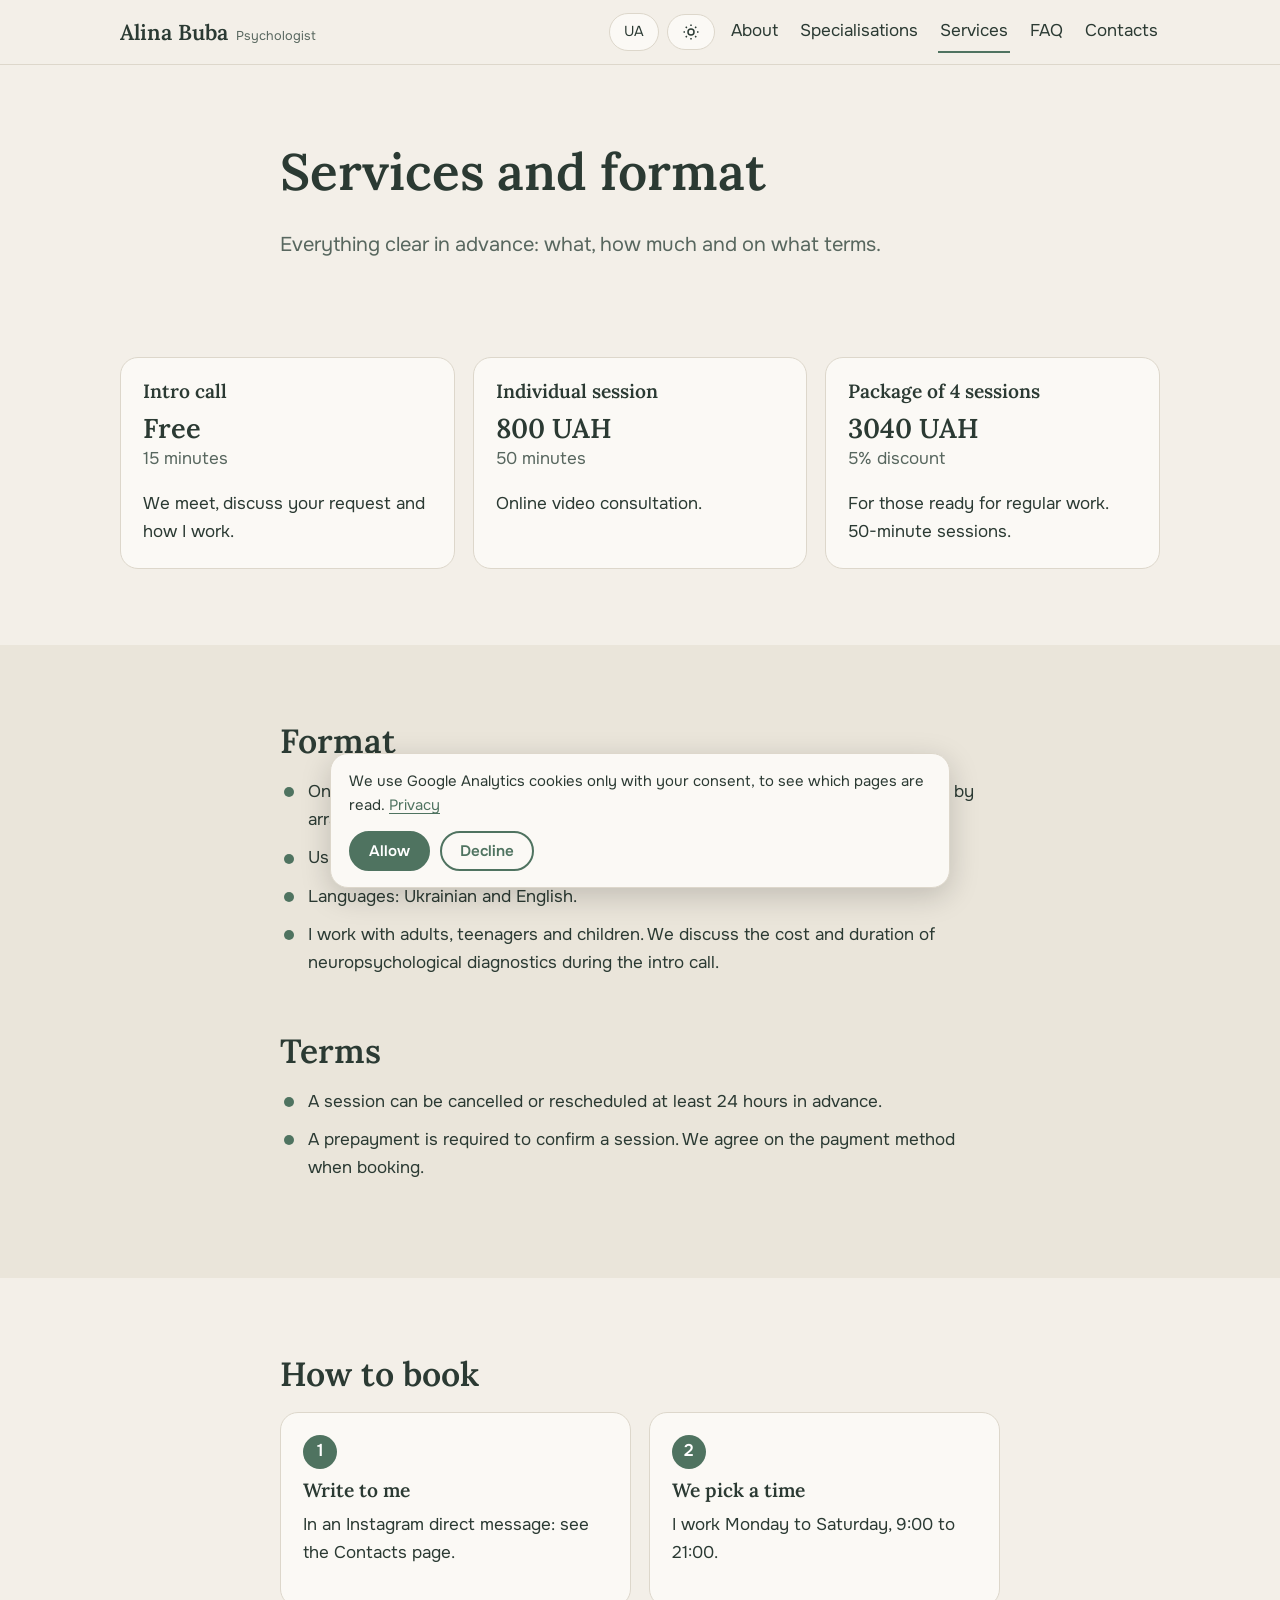
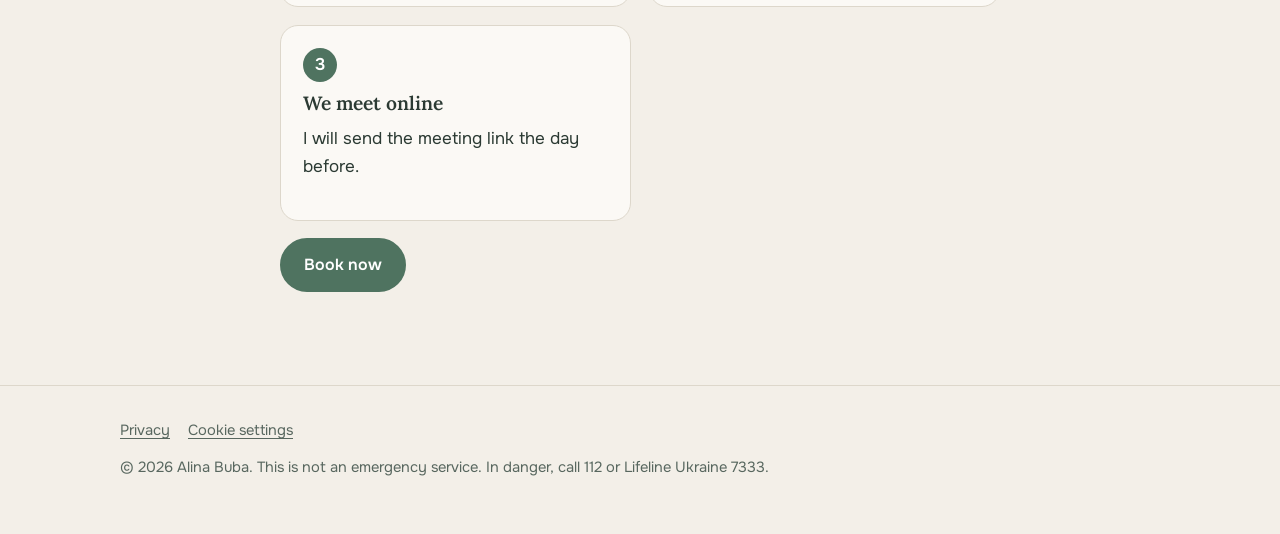
<file: en/services/index.html>
<!doctype html>
<html lang="en">
<head>
<meta charset="utf-8">
<meta name="viewport" content="width=device-width,initial-scale=1,viewport-fit=cover">
<title>Services and prices: online psychologist sessions</title>
<meta name="description" content="Free 15-minute call, 50-minute session (800 UAH), package of 4 sessions. Online, cancellation terms, how to book.">
<meta name="robots" content="index,follow">
<link rel="canonical" href="https://alinabuba.github.io/en/services/">
<link rel="alternate" hreflang="uk" href="https://alinabuba.github.io/services/">
<link rel="alternate" hreflang="en" href="https://alinabuba.github.io/en/services/">
<link rel="alternate" hreflang="x-default" href="https://alinabuba.github.io/services/">
<meta property="og:type" content="website"><meta property="og:site_name" content="Alina Buba">
<meta property="og:title" content="Services and prices: online psychologist sessions"><meta property="og:description" content="Free 15-minute call, 50-minute session (800 UAH), package of 4 sessions. Online, cancellation terms, how to book.">
<meta property="og:url" content="https://alinabuba.github.io/en/services/"><meta property="og:locale" content="en_US"><meta property="og:locale:alternate" content="uk_UA">
<meta property="og:image" content="https://alinabuba.github.io/og-image.png"><meta property="og:image:width" content="1200"><meta property="og:image:height" content="630"><meta property="og:image:alt" content="Alina Buba, online psychologist">
<meta name="twitter:card" content="summary_large_image"><meta name="twitter:title" content="Services and prices: online psychologist sessions"><meta name="twitter:description" content="Free 15-minute call, 50-minute session (800 UAH), package of 4 sessions. Online, cancellation terms, how to book."><meta name="twitter:image" content="https://alinabuba.github.io/og-image.png">
<meta name="theme-color" media="(prefers-color-scheme: light)" content="#F3EFE8"><meta name="theme-color" media="(prefers-color-scheme: dark)" content="#1B211E">
<link rel="icon" href="/favicon.svg" type="image/svg+xml"><link rel="icon" href="/favicon-32.png" sizes="32x32" type="image/png">
<link rel="apple-touch-icon" href="/apple-touch-icon.png"><link rel="manifest" href="/site.webmanifest">
<link rel="preload" href="/fonts/lora-latin.woff2" as="font" type="font/woff2" crossorigin><link rel="preload" href="/fonts/onest-latin.woff2" as="font" type="font/woff2" crossorigin>
<script>(function(){try{var t=localStorage.getItem('theme');if(t==='light'||t==='dark')document.documentElement.setAttribute('data-theme',t)}catch(e){}document.documentElement.classList.add('js')})()</script>
<style>@font-face{font-family:'Lora';font-style:normal;font-weight:400 700;font-display:swap;src:url(/fonts/lora-cyrillic.woff2) format('woff2');unicode-range:U+0301, U+0400-045F, U+0490-0491, U+04B0-04B1, U+2116}@font-face{font-family:'Lora';font-style:normal;font-weight:400 700;font-display:swap;src:url(/fonts/lora-latin.woff2) format('woff2');unicode-range:U+0000-00FF, U+0131, U+0152-0153, U+02BB-02BC, U+02C6, U+02DA, U+02DC, U+0304, U+0308, U+0329, U+2000-206F, U+20AC, U+2122, U+2191, U+2193, U+2212, U+2215, U+FEFF, U+FFFD}@font-face{font-family:'Onest';font-style:normal;font-weight:400 700;font-display:swap;src:url(/fonts/onest-cyrillic.woff2) format('woff2');unicode-range:U+0301, U+0400-045F, U+0490-0491, U+04B0-04B1, U+2116}@font-face{font-family:'Onest';font-style:normal;font-weight:400 700;font-display:swap;src:url(/fonts/onest-latin.woff2) format('woff2');unicode-range:U+0000-00FF, U+0131, U+0152-0153, U+02BB-02BC, U+02C6, U+02DA, U+02DC, U+0304, U+0308, U+0329, U+2000-206F, U+20AC, U+2122, U+2191, U+2193, U+2212, U+2215, U+FEFF, U+FFFD}:root{--bg:#F3EFE8;--surface:#FBF9F5;--alt:#EAE5DA;--fg:#2B3A33;--muted:#58675F;--accent:#4F7360;--line:#DDD7CB;--onacc:#FFFFFF;--r:18px;color-scheme:light}@media (prefers-color-scheme:dark){:root:not([data-theme="light"]){--bg:#1B211E;--surface:#232B27;--alt:#202824;--fg:#E8EDE7;--muted:#A3B0A8;--accent:#9DBFA9;--line:#33403A;--onacc:#1B211E;color-scheme:dark}}:root[data-theme="dark"]{--bg:#1B211E;--surface:#232B27;--alt:#202824;--fg:#E8EDE7;--muted:#A3B0A8;--accent:#9DBFA9;--line:#33403A;--onacc:#1B211E;color-scheme:dark}
*{box-sizing:border-box}html{scroll-behavior:smooth;-webkit-text-size-adjust:100%}
@media (prefers-reduced-motion:reduce){html{scroll-behavior:auto}*{transition:none!important;animation:none!important}}
body{margin:0;background:var(--bg);color:var(--fg);font:400 clamp(1rem,.96rem + .2vw,1.0625rem)/1.65 Onest,system-ui,sans-serif}
h1,h2,h3{font-family:Lora,Georgia,serif;line-height:1.2;font-weight:600;margin:0 0 .5em;text-wrap:balance}
h1{font-size:clamp(2rem,1.4rem + 2.6vw,3.2rem)}h2{font-size:clamp(1.5rem,1.2rem + 1.4vw,2.1rem)}h3{font-size:1.2rem}
p{margin:0 0 1em}a{color:var(--accent);text-underline-offset:3px}img{max-width:100%}
.mt{margin-top:1.6em}.muted{color:var(--muted)}code{background:var(--alt);padding:0 .3em;border-radius:4px}
.wrap{max-width:1080px;margin:0 auto;padding-left:max(20px,env(safe-area-inset-left));padding-right:max(20px,env(safe-area-inset-right))}
.narrow{max-width:760px}
section{padding:clamp(40px,6vw,76px) 0}.alt{background:var(--alt)}
:focus-visible{outline:3px solid var(--accent);outline-offset:3px;border-radius:4px}
.skip{position:absolute;left:-999px;top:8px;background:var(--surface);padding:8px 14px;border-radius:8px;z-index:100}.skip:focus{left:8px}
.demo{background:#FFE98A;color:#2B2B2B;text-align:center;padding:6px 12px;font-size:.9rem}
mark.ph{background:#FFE98A;color:#2B2B2B;padding:0 .25em;border-radius:4px}
header.top{position:sticky;top:0;z-index:20;background:var(--bg);border-bottom:1px solid var(--line)}
.bar{display:flex;align-items:center;gap:14px;min-height:64px;flex-wrap:wrap;padding-top:6px;padding-bottom:6px}
.logo{font:600 1.35rem Lora,Georgia,serif;color:var(--fg);text-decoration:none;margin-right:auto}
.logo small{font:400 .8rem Onest,sans-serif;color:var(--muted);margin-left:8px}
nav.nav{display:flex;gap:4px 18px;flex-wrap:wrap}nav.nav a{color:var(--fg);text-decoration:none;padding:6px 2px;border-bottom:2px solid transparent}
nav.nav a:hover,nav.nav a[aria-current]{border-color:var(--accent)}
.tools{display:flex;gap:8px;align-items:center}
.pill,.burger{border:1px solid var(--line);background:var(--surface);color:var(--fg);border-radius:999px;padding:6px 14px;font:inherit;font-size:.9rem;cursor:pointer;text-decoration:none;display:inline-flex;align-items:center;min-height:36px}
.burger{display:none}
#theme svg{width:18px;height:18px;fill:none;stroke:currentColor;stroke-width:2}
@media (max-width:760px){
.js .burger{display:inline-flex}.js nav.nav{display:none;width:100%;flex-direction:column;order:5;padding-bottom:10px}.js nav.nav.open{display:flex}
.logo small{display:none}}
.btn{display:inline-block;background:var(--accent);color:var(--onacc);padding:12px 22px;border-radius:999px;text-decoration:none;font-weight:600;border:2px solid var(--accent);cursor:pointer;font-family:inherit;font-size:1rem}
.btn:hover{filter:brightness(1.07)}.btn.ghost{background:transparent;color:var(--accent)}
.actions{display:flex;gap:12px;flex-wrap:wrap;margin:1.4em 0}
.eyebrow{color:var(--accent);font-weight:600;letter-spacing:.08em;text-transform:uppercase;font-size:.85rem}
.lead{font-size:clamp(1.08rem,1rem + .4vw,1.25rem);color:var(--muted)}
.chips{display:flex;flex-wrap:wrap;gap:8px;list-style:none;padding:0;margin:0}
.chips li{border:1px solid var(--line);background:var(--surface);padding:4px 14px;border-radius:999px;font-size:.9rem}
.hero{display:grid;gap:36px;align-items:center}
@media (min-width:860px){.hero{grid-template-columns:1.25fr .75fr}}
.hero-sec{padding-top:clamp(28px,5vw,64px)}
.photo{margin:0;border-radius:999px 999px var(--r) var(--r);overflow:hidden;background:var(--alt);border:1px solid var(--line);aspect-ratio:4/5;width:100%;max-width:440px;justify-self:center}
.photo img{width:100%;height:100%;object-fit:cover;display:block}
.photo.empty{display:grid;place-items:center;text-align:center;padding:24px}
.about-teaser{display:grid;gap:32px;align-items:center}
@media (min-width:760px){.about-teaser{grid-template-columns:.7fr 1.3fr}}
.grid{display:grid;gap:18px;grid-template-columns:repeat(auto-fit,minmax(min(240px,100%),1fr))}
.card{background:var(--surface);border:1px solid var(--line);border-radius:var(--r);padding:22px}
.card h3{margin-bottom:.4em}.card p:last-child{margin-bottom:0}
.link-card{text-decoration:none;color:var(--fg);transition:transform .15s,border-color .15s}.link-card:hover{transform:translateY(-2px);border-color:var(--accent)}
.price{font:600 1.7rem Lora,Georgia,serif;margin:0}
.ticks{list-style:none;padding:0;margin:0 0 1.2em}.ticks li{padding-left:28px;position:relative;margin-bottom:.6em}
.ticks li::before{content:"";position:absolute;left:4px;top:.55em;width:10px;height:10px;border-radius:50%;background:var(--accent)}
.ticks.plain li{padding-left:0}.ticks.plain li::before{display:none}
.steps{counter-reset:s;list-style:none;padding:0;margin:0 0 1em;display:grid;gap:18px;grid-template-columns:repeat(auto-fit,minmax(min(240px,100%),1fr))}
.steps li{counter-increment:s;background:var(--surface);border:1px solid var(--line);border-radius:var(--r);padding:22px}
.steps li::before{content:counter(s);display:grid;place-items:center;width:34px;height:34px;border-radius:50%;background:var(--accent);color:var(--onacc);font-weight:600;margin-bottom:10px}
.alt .steps li{background:var(--surface)}
.timeline{list-style:none;padding:0;margin:0 0 1em}.timeline li{display:grid;gap:2px 18px;padding:14px 0;border-top:1px solid var(--line)}
.timeline .when{color:var(--accent);font-weight:600}
@media (min-width:640px){.timeline li{grid-template-columns:120px 1fr}}
.band{background:var(--accent);color:var(--onacc);text-align:center}
.band .btn{background:var(--onacc);color:var(--accent);border-color:var(--onacc)}
.page-head{padding-bottom:0}
.notice{background:var(--surface);border:1px solid var(--line);border-left:4px solid var(--accent);padding:10px 16px;border-radius:8px}
details{background:var(--surface);border:1px solid var(--line);border-radius:var(--r);margin-bottom:12px;padding:0 20px}
summary{cursor:pointer;font-weight:600;padding:16px 0;list-style:none;display:flex;justify-content:space-between;gap:12px}
summary::-webkit-details-marker{display:none}summary::after{content:"+";color:var(--accent);font-size:1.4rem;line-height:1}details[open] summary::after{content:"–"}
.ans{padding-bottom:6px}
footer.foot{border-top:1px solid var(--line);padding:32px 0 40px;color:var(--muted);font-size:.92rem}
.foot .wrap{display:grid;gap:12px}.foot nav{display:flex;gap:6px 18px;flex-wrap:wrap}
.foot a,.foot button{color:var(--muted)}.foot button{background:none;border:0;font:inherit;text-decoration:underline;cursor:pointer;padding:0;text-underline-offset:3px}
#consent{position:fixed;left:max(12px,env(safe-area-inset-left));right:max(12px,env(safe-area-inset-right));bottom:12px;z-index:50;max-width:620px;margin:0 auto;background:var(--surface);border:1px solid var(--line);border-radius:var(--r);padding:16px 18px;box-shadow:0 8px 30px rgba(0,0,0,.18)}
#consent[hidden]{display:none}#consent p{margin:0 0 12px;font-size:.93rem}#consent .row{display:flex;gap:10px;flex-wrap:wrap}
#consent .btn{padding:8px 18px;font-size:.95rem}
.nf{text-align:center;padding:12vh 0}
</style>
<script type="application/ld+json">{"@context": "https://schema.org", "@type": "WebSite", "name": "Alina Buba", "url": "https://alinabuba.github.io/en/", "inLanguage": "en"}</script><script type="application/ld+json">{"@context": "https://schema.org", "@type": "BreadcrumbList", "itemListElement": [{"@type": "ListItem", "position": 1, "name": "Home", "item": "https://alinabuba.github.io/en/"}, {"@type": "ListItem", "position": 2, "name": "Services", "item": "https://alinabuba.github.io/en/services/"}]}</script>
</head>
<body>
<a class="skip" href="#main">Skip to content</a>
<header class="top"><div class="wrap bar">
<a class="logo" href="/en/">Alina Buba<small>Psychologist</small></a>
<div class="tools"><a class="pill" href="/services/" hreflang="uk" lang="uk" data-track="lang_switch" data-label="ua">UA</a><button class="pill" id="theme" type="button" aria-label="Toggle theme"><svg viewBox="0 0 24 24" aria-hidden="true"><circle cx="12" cy="12" r="4"/><path d="M12 2v2M12 20v2M2 12h2M20 12h2M5 5l1.5 1.5M17.5 17.5 19 19M5 19l1.5-1.5M17.5 6.5 19 5"/></svg></button>
<button class="burger" id="burger" type="button" aria-expanded="false" aria-controls="nav">Menu</button></div>
<nav class="nav" id="nav" aria-label="Main navigation"><a href="/en/about/">About</a><a href="/en/specializations/">Specialisations</a><a href="/en/services/" aria-current=page>Services</a><a href="/en/faq/">FAQ</a><a href="/en/contacts/">Contacts</a></nav>
</div></header>
<main id="main">
<section class="page-head"><div class="wrap narrow"><h1>Services and format</h1>
<p class="lead">Everything clear in advance: what, how much and on what terms.</p></div></section>

<section><div class="wrap">
<div class="grid">
<div class="card"><h3>Intro call</h3><p class="price">Free</p><p class="muted">15 minutes</p><p>We meet, discuss your request and how I work.</p></div>
<div class="card"><h3>Individual session</h3><p class="price">800 UAH</p><p class="muted">50 minutes</p><p>Online video consultation.</p></div>
<div class="card"><h3>Package of 4 sessions</h3><p class="price">3040 UAH</p><p class="muted">5% discount</p><p>For those ready for regular work. 50-minute sessions.</p></div>
</div></div></section>

<section class="alt"><div class="wrap narrow">
<h2>Format</h2>
<ul class="ticks">
<li>Online only, by video: Zoom or Google Meet. Viber or WhatsApp video is possible by arrangement.</li>
<li>Usually weekly meetings, time agreed in advance.</li>
<li>Languages: Ukrainian and English.</li>
<li>I work with adults, teenagers and children. We discuss the cost and duration of neuropsychological diagnostics during the intro call.</li>
</ul>
<h2 class="mt">Terms</h2>
<ul class="ticks">
<li>A session can be cancelled or rescheduled at least 24 hours in advance.</li>
<li>A prepayment is required to confirm a session. We agree on the payment method when booking.</li>
</ul>
</div></section>

<section><div class="wrap narrow">
<h2>How to book</h2>
<ol class="steps">
<li><h3>Write to me</h3><p>In an Instagram direct message: see the Contacts page.</p></li>
<li><h3>We pick a time</h3><p>I work Monday to Saturday, 9:00 to 21:00.</p></li>
<li><h3>We meet online</h3><p>I will send the meeting link the day before.</p></li>
</ol>
<p><a class="btn" href="/en/contacts/#book" data-track="cta_click" data-label="services">Book now</a></p>
</div></section></main>
<footer class="foot"><div class="wrap"><nav><a href="/en/privacy/">Privacy</a><button type="button" data-cookie-settings>Cookie settings</button></nav><p>© 2026 Alina Buba. This is not an emergency service. In danger, call 112 or Lifeline Ukraine 7333.</p></div></footer>
<div id="consent" role="dialog" aria-label="Cookie" hidden><p>We use Google Analytics cookies only with your consent, to see which pages are read. <a href="/en/privacy/">Privacy</a></p>
<div class="row"><button class="btn" id="c-yes" type="button">Allow</button><button class="btn ghost" id="c-no" type="button">Decline</button></div></div>
<script>
(function(){
var GA='G-PJW885J5PS',L=document.documentElement.lang==='en'?'en':'ua';
window.dataLayer=window.dataLayer||[];function gtag(){dataLayer.push(arguments)}window.gtag=gtag;
gtag('consent','default',{analytics_storage:'denied',ad_storage:'denied',ad_user_data:'denied',ad_personalization:'denied',wait_for_update:500});
var KEY='cookie-consent',box=document.getElementById('consent');
function get(){try{return localStorage.getItem(KEY)}catch(e){return null}}
function set(v){try{localStorage.setItem(KEY,v)}catch(e){}}
var loaded=false;
function loadGA(){if(loaded)return;loaded=true;var s=document.createElement('script');s.async=true;s.src='https://www.googletagmanager.com/gtag/js?id='+GA;document.head.appendChild(s);
gtag('js',new Date());gtag('config',GA,{allow_google_signals:false,allow_ad_personalization_signals:false})}
function clearCookies(){var names=document.cookie.split(';').map(function(c){return c.split('=')[0].trim()}).filter(function(n){return n==='_ga'||n.indexOf('_ga_')===0});
var parts=location.hostname.split('.'),doms=[''];for(var i=0;i<parts.length-1;i++)doms.push(';domain=.'+parts.slice(i).join('.'));
names.forEach(function(n){doms.forEach(function(d){document.cookie=n+'=;expires=Thu, 01 Jan 1970 00:00:00 GMT;path=/'+d})})}
function apply(v){if(v==='granted'){gtag('consent','update',{analytics_storage:'granted'});loadGA()}else{gtag('consent','update',{analytics_storage:'denied'});clearCookies()}}
function choose(v){set(v);box.hidden=true;apply(v)}
var saved=get();if(saved)apply(saved);else box.hidden=false;
document.getElementById('c-yes').onclick=function(){choose('granted')};
document.getElementById('c-no').onclick=function(){choose('denied')};
document.querySelectorAll('[data-cookie-settings]').forEach(function(b){b.onclick=function(){box.hidden=false;document.getElementById('c-yes').focus()}});
function track(n,p){if(get()==='granted'&&loaded)gtag('event',n,p||{})}
document.addEventListener('click',function(e){var a=e.target.closest('[data-track]');if(a)track(a.dataset.track,{label:a.dataset.label})});
document.querySelectorAll('details').forEach(function(d){d.addEventListener('toggle',function(){if(d.open)track('faq_open',{label:d.querySelector('summary').textContent})})});
if(location.hash){var t=document.querySelector('details'+location.hash);if(t)t.open=true}
var seen={};window.addEventListener('scroll',function(){var h=document.documentElement,p=(h.scrollTop+innerHeight)/h.scrollHeight*100;[50,90].forEach(function(x){if(p>=x&&!seen[x]){seen[x]=1;track('scroll_depth',{label:x+'%'})}})},{passive:true});
var th=document.getElementById('theme');th.onclick=function(){var r=document.documentElement,cur=r.getAttribute('data-theme')||(matchMedia('(prefers-color-scheme:dark)').matches?'dark':'light'),n=cur==='dark'?'light':'dark';r.setAttribute('data-theme',n);try{localStorage.setItem('theme',n)}catch(e){}track('theme_change',{label:n})};
var bg=document.getElementById('burger'),nv=document.getElementById('nav');bg.onclick=function(){var o=nv.classList.toggle('open');bg.setAttribute('aria-expanded',o)};
})();
</script>
</body></html>
</file>
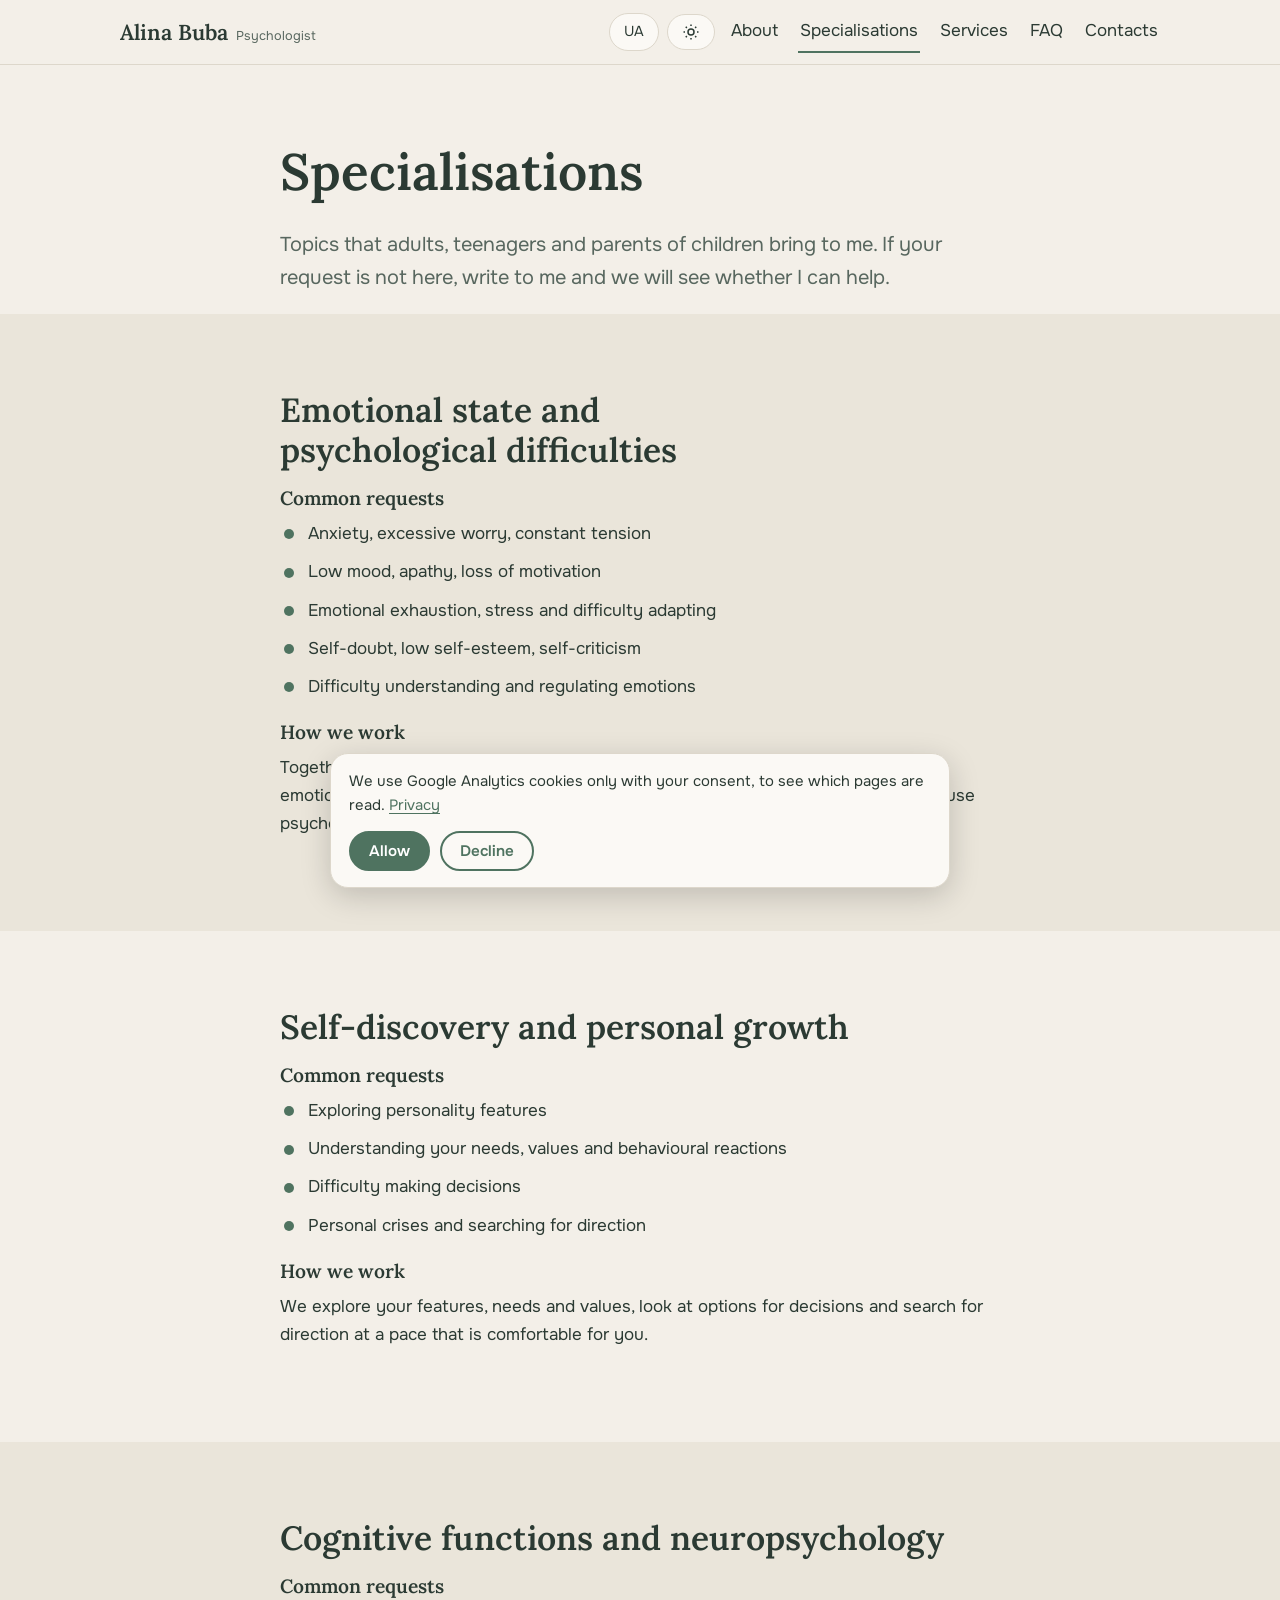
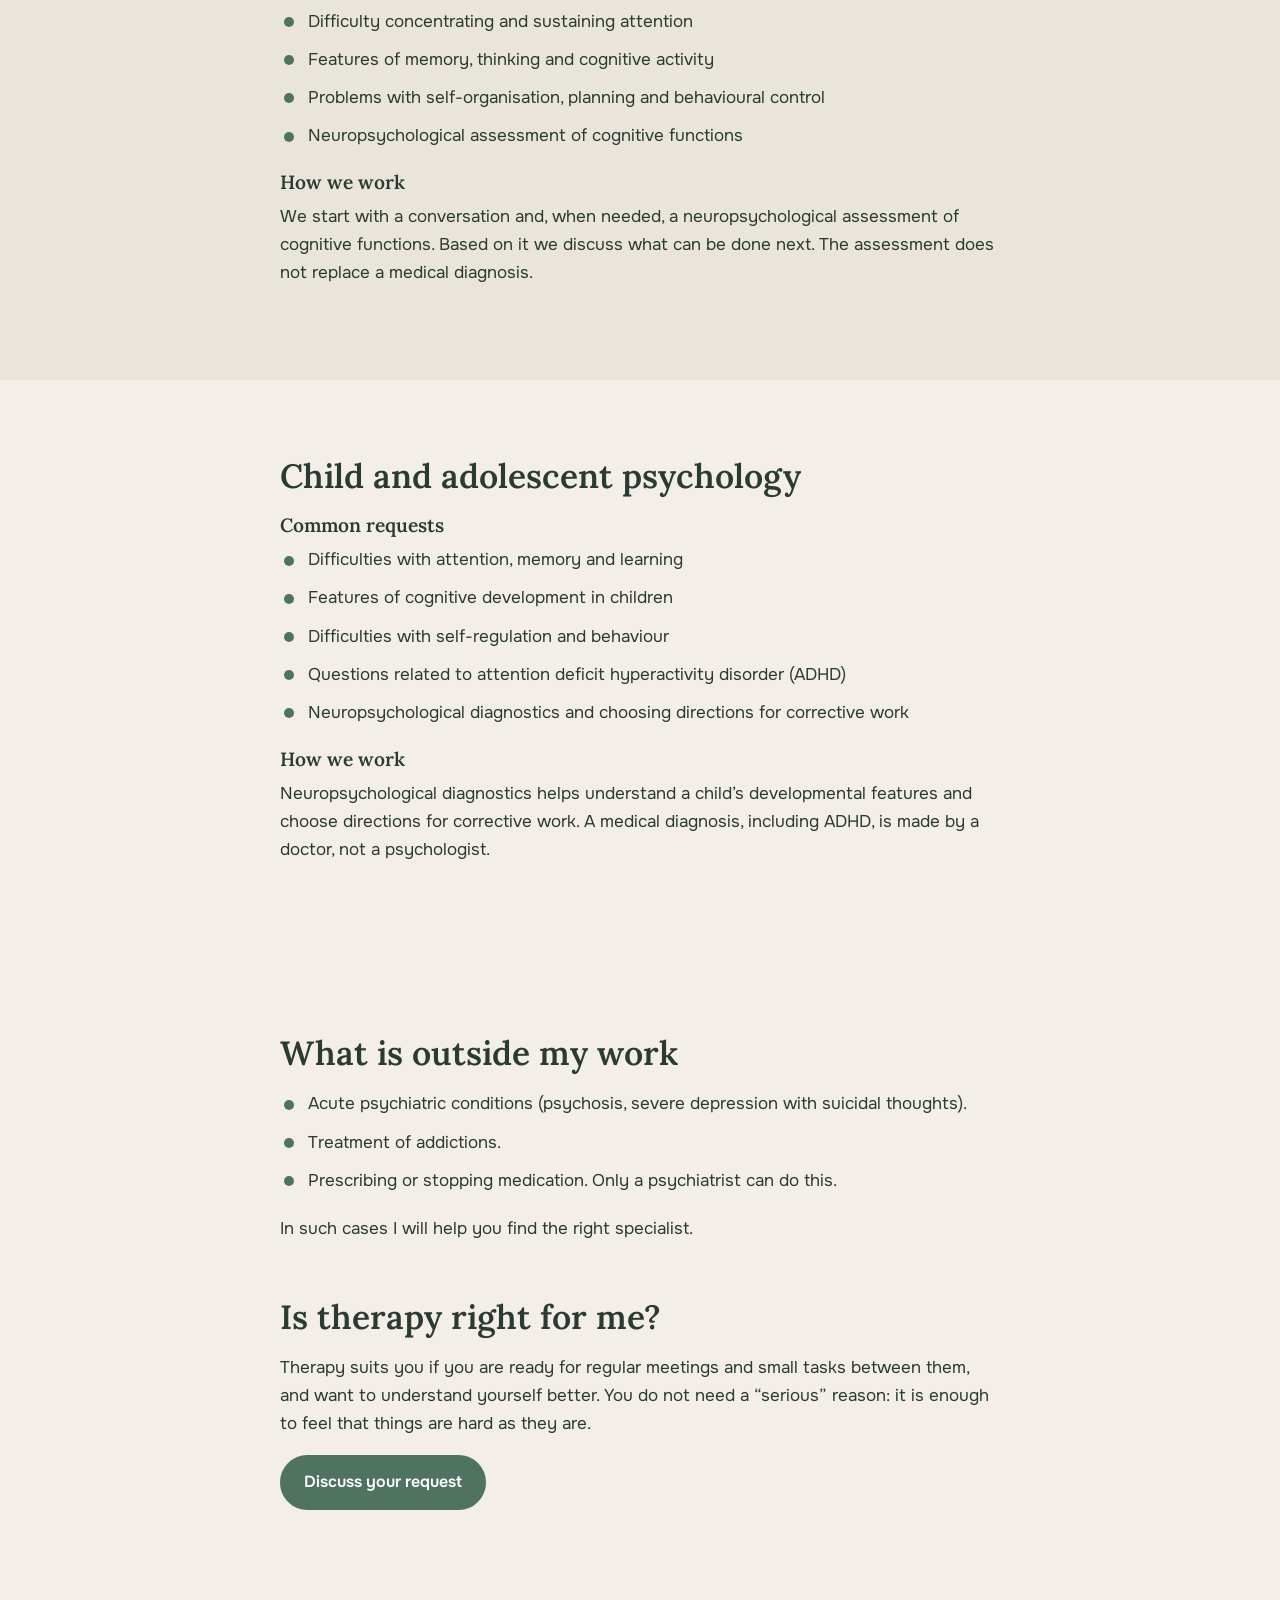
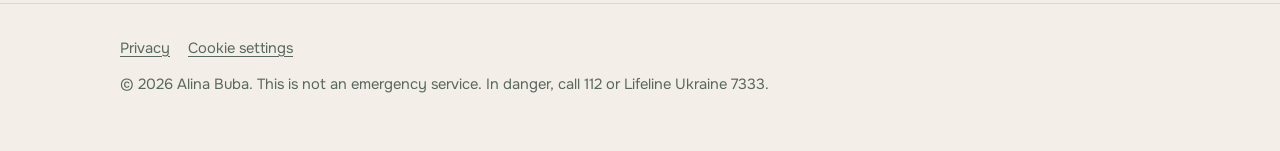
<file: en/specializations/index.html>
<!doctype html>
<html lang="en">
<head>
<meta charset="utf-8">
<meta name="viewport" content="width=device-width,initial-scale=1,viewport-fit=cover">
<title>Specialisations: emotional wellbeing, neuropsychology, children and teens</title>
<meta name="description" content="What Alina Buba works with: anxiety, burnout, self-esteem, self-discovery, attention and memory, neuropsychological diagnostics, ADHD, children and teens.">
<meta name="robots" content="index,follow">
<link rel="canonical" href="https://alinabuba.github.io/en/specializations/">
<link rel="alternate" hreflang="uk" href="https://alinabuba.github.io/specializations/">
<link rel="alternate" hreflang="en" href="https://alinabuba.github.io/en/specializations/">
<link rel="alternate" hreflang="x-default" href="https://alinabuba.github.io/specializations/">
<meta property="og:type" content="website"><meta property="og:site_name" content="Alina Buba">
<meta property="og:title" content="Specialisations: emotional wellbeing, neuropsychology, children and teens"><meta property="og:description" content="What Alina Buba works with: anxiety, burnout, self-esteem, self-discovery, attention and memory, neuropsychological diagnostics, ADHD, children and teens.">
<meta property="og:url" content="https://alinabuba.github.io/en/specializations/"><meta property="og:locale" content="en_US"><meta property="og:locale:alternate" content="uk_UA">
<meta property="og:image" content="https://alinabuba.github.io/og-image.png"><meta property="og:image:width" content="1200"><meta property="og:image:height" content="630"><meta property="og:image:alt" content="Alina Buba, online psychologist">
<meta name="twitter:card" content="summary_large_image"><meta name="twitter:title" content="Specialisations: emotional wellbeing, neuropsychology, children and teens"><meta name="twitter:description" content="What Alina Buba works with: anxiety, burnout, self-esteem, self-discovery, attention and memory, neuropsychological diagnostics, ADHD, children and teens."><meta name="twitter:image" content="https://alinabuba.github.io/og-image.png">
<meta name="theme-color" media="(prefers-color-scheme: light)" content="#F3EFE8"><meta name="theme-color" media="(prefers-color-scheme: dark)" content="#1B211E">
<link rel="icon" href="/favicon.svg" type="image/svg+xml"><link rel="icon" href="/favicon-32.png" sizes="32x32" type="image/png">
<link rel="apple-touch-icon" href="/apple-touch-icon.png"><link rel="manifest" href="/site.webmanifest">
<link rel="preload" href="/fonts/lora-latin.woff2" as="font" type="font/woff2" crossorigin><link rel="preload" href="/fonts/onest-latin.woff2" as="font" type="font/woff2" crossorigin>
<script>(function(){try{var t=localStorage.getItem('theme');if(t==='light'||t==='dark')document.documentElement.setAttribute('data-theme',t)}catch(e){}document.documentElement.classList.add('js')})()</script>
<style>@font-face{font-family:'Lora';font-style:normal;font-weight:400 700;font-display:swap;src:url(/fonts/lora-cyrillic.woff2) format('woff2');unicode-range:U+0301, U+0400-045F, U+0490-0491, U+04B0-04B1, U+2116}@font-face{font-family:'Lora';font-style:normal;font-weight:400 700;font-display:swap;src:url(/fonts/lora-latin.woff2) format('woff2');unicode-range:U+0000-00FF, U+0131, U+0152-0153, U+02BB-02BC, U+02C6, U+02DA, U+02DC, U+0304, U+0308, U+0329, U+2000-206F, U+20AC, U+2122, U+2191, U+2193, U+2212, U+2215, U+FEFF, U+FFFD}@font-face{font-family:'Onest';font-style:normal;font-weight:400 700;font-display:swap;src:url(/fonts/onest-cyrillic.woff2) format('woff2');unicode-range:U+0301, U+0400-045F, U+0490-0491, U+04B0-04B1, U+2116}@font-face{font-family:'Onest';font-style:normal;font-weight:400 700;font-display:swap;src:url(/fonts/onest-latin.woff2) format('woff2');unicode-range:U+0000-00FF, U+0131, U+0152-0153, U+02BB-02BC, U+02C6, U+02DA, U+02DC, U+0304, U+0308, U+0329, U+2000-206F, U+20AC, U+2122, U+2191, U+2193, U+2212, U+2215, U+FEFF, U+FFFD}:root{--bg:#F3EFE8;--surface:#FBF9F5;--alt:#EAE5DA;--fg:#2B3A33;--muted:#58675F;--accent:#4F7360;--line:#DDD7CB;--onacc:#FFFFFF;--r:18px;color-scheme:light}@media (prefers-color-scheme:dark){:root:not([data-theme="light"]){--bg:#1B211E;--surface:#232B27;--alt:#202824;--fg:#E8EDE7;--muted:#A3B0A8;--accent:#9DBFA9;--line:#33403A;--onacc:#1B211E;color-scheme:dark}}:root[data-theme="dark"]{--bg:#1B211E;--surface:#232B27;--alt:#202824;--fg:#E8EDE7;--muted:#A3B0A8;--accent:#9DBFA9;--line:#33403A;--onacc:#1B211E;color-scheme:dark}
*{box-sizing:border-box}html{scroll-behavior:smooth;-webkit-text-size-adjust:100%}
@media (prefers-reduced-motion:reduce){html{scroll-behavior:auto}*{transition:none!important;animation:none!important}}
body{margin:0;background:var(--bg);color:var(--fg);font:400 clamp(1rem,.96rem + .2vw,1.0625rem)/1.65 Onest,system-ui,sans-serif}
h1,h2,h3{font-family:Lora,Georgia,serif;line-height:1.2;font-weight:600;margin:0 0 .5em;text-wrap:balance}
h1{font-size:clamp(2rem,1.4rem + 2.6vw,3.2rem)}h2{font-size:clamp(1.5rem,1.2rem + 1.4vw,2.1rem)}h3{font-size:1.2rem}
p{margin:0 0 1em}a{color:var(--accent);text-underline-offset:3px}img{max-width:100%}
.mt{margin-top:1.6em}.muted{color:var(--muted)}code{background:var(--alt);padding:0 .3em;border-radius:4px}
.wrap{max-width:1080px;margin:0 auto;padding-left:max(20px,env(safe-area-inset-left));padding-right:max(20px,env(safe-area-inset-right))}
.narrow{max-width:760px}
section{padding:clamp(40px,6vw,76px) 0}.alt{background:var(--alt)}
:focus-visible{outline:3px solid var(--accent);outline-offset:3px;border-radius:4px}
.skip{position:absolute;left:-999px;top:8px;background:var(--surface);padding:8px 14px;border-radius:8px;z-index:100}.skip:focus{left:8px}
.demo{background:#FFE98A;color:#2B2B2B;text-align:center;padding:6px 12px;font-size:.9rem}
mark.ph{background:#FFE98A;color:#2B2B2B;padding:0 .25em;border-radius:4px}
header.top{position:sticky;top:0;z-index:20;background:var(--bg);border-bottom:1px solid var(--line)}
.bar{display:flex;align-items:center;gap:14px;min-height:64px;flex-wrap:wrap;padding-top:6px;padding-bottom:6px}
.logo{font:600 1.35rem Lora,Georgia,serif;color:var(--fg);text-decoration:none;margin-right:auto}
.logo small{font:400 .8rem Onest,sans-serif;color:var(--muted);margin-left:8px}
nav.nav{display:flex;gap:4px 18px;flex-wrap:wrap}nav.nav a{color:var(--fg);text-decoration:none;padding:6px 2px;border-bottom:2px solid transparent}
nav.nav a:hover,nav.nav a[aria-current]{border-color:var(--accent)}
.tools{display:flex;gap:8px;align-items:center}
.pill,.burger{border:1px solid var(--line);background:var(--surface);color:var(--fg);border-radius:999px;padding:6px 14px;font:inherit;font-size:.9rem;cursor:pointer;text-decoration:none;display:inline-flex;align-items:center;min-height:36px}
.burger{display:none}
#theme svg{width:18px;height:18px;fill:none;stroke:currentColor;stroke-width:2}
@media (max-width:760px){
.js .burger{display:inline-flex}.js nav.nav{display:none;width:100%;flex-direction:column;order:5;padding-bottom:10px}.js nav.nav.open{display:flex}
.logo small{display:none}}
.btn{display:inline-block;background:var(--accent);color:var(--onacc);padding:12px 22px;border-radius:999px;text-decoration:none;font-weight:600;border:2px solid var(--accent);cursor:pointer;font-family:inherit;font-size:1rem}
.btn:hover{filter:brightness(1.07)}.btn.ghost{background:transparent;color:var(--accent)}
.actions{display:flex;gap:12px;flex-wrap:wrap;margin:1.4em 0}
.eyebrow{color:var(--accent);font-weight:600;letter-spacing:.08em;text-transform:uppercase;font-size:.85rem}
.lead{font-size:clamp(1.08rem,1rem + .4vw,1.25rem);color:var(--muted)}
.chips{display:flex;flex-wrap:wrap;gap:8px;list-style:none;padding:0;margin:0}
.chips li{border:1px solid var(--line);background:var(--surface);padding:4px 14px;border-radius:999px;font-size:.9rem}
.hero{display:grid;gap:36px;align-items:center}
@media (min-width:860px){.hero{grid-template-columns:1.25fr .75fr}}
.hero-sec{padding-top:clamp(28px,5vw,64px)}
.photo{margin:0;border-radius:999px 999px var(--r) var(--r);overflow:hidden;background:var(--alt);border:1px solid var(--line);aspect-ratio:4/5;width:100%;max-width:440px;justify-self:center}
.photo img{width:100%;height:100%;object-fit:cover;display:block}
.photo.empty{display:grid;place-items:center;text-align:center;padding:24px}
.about-teaser{display:grid;gap:32px;align-items:center}
@media (min-width:760px){.about-teaser{grid-template-columns:.7fr 1.3fr}}
.grid{display:grid;gap:18px;grid-template-columns:repeat(auto-fit,minmax(min(240px,100%),1fr))}
.card{background:var(--surface);border:1px solid var(--line);border-radius:var(--r);padding:22px}
.card h3{margin-bottom:.4em}.card p:last-child{margin-bottom:0}
.link-card{text-decoration:none;color:var(--fg);transition:transform .15s,border-color .15s}.link-card:hover{transform:translateY(-2px);border-color:var(--accent)}
.price{font:600 1.7rem Lora,Georgia,serif;margin:0}
.ticks{list-style:none;padding:0;margin:0 0 1.2em}.ticks li{padding-left:28px;position:relative;margin-bottom:.6em}
.ticks li::before{content:"";position:absolute;left:4px;top:.55em;width:10px;height:10px;border-radius:50%;background:var(--accent)}
.ticks.plain li{padding-left:0}.ticks.plain li::before{display:none}
.steps{counter-reset:s;list-style:none;padding:0;margin:0 0 1em;display:grid;gap:18px;grid-template-columns:repeat(auto-fit,minmax(min(240px,100%),1fr))}
.steps li{counter-increment:s;background:var(--surface);border:1px solid var(--line);border-radius:var(--r);padding:22px}
.steps li::before{content:counter(s);display:grid;place-items:center;width:34px;height:34px;border-radius:50%;background:var(--accent);color:var(--onacc);font-weight:600;margin-bottom:10px}
.alt .steps li{background:var(--surface)}
.timeline{list-style:none;padding:0;margin:0 0 1em}.timeline li{display:grid;gap:2px 18px;padding:14px 0;border-top:1px solid var(--line)}
.timeline .when{color:var(--accent);font-weight:600}
@media (min-width:640px){.timeline li{grid-template-columns:120px 1fr}}
.band{background:var(--accent);color:var(--onacc);text-align:center}
.band .btn{background:var(--onacc);color:var(--accent);border-color:var(--onacc)}
.page-head{padding-bottom:0}
.notice{background:var(--surface);border:1px solid var(--line);border-left:4px solid var(--accent);padding:10px 16px;border-radius:8px}
details{background:var(--surface);border:1px solid var(--line);border-radius:var(--r);margin-bottom:12px;padding:0 20px}
summary{cursor:pointer;font-weight:600;padding:16px 0;list-style:none;display:flex;justify-content:space-between;gap:12px}
summary::-webkit-details-marker{display:none}summary::after{content:"+";color:var(--accent);font-size:1.4rem;line-height:1}details[open] summary::after{content:"–"}
.ans{padding-bottom:6px}
footer.foot{border-top:1px solid var(--line);padding:32px 0 40px;color:var(--muted);font-size:.92rem}
.foot .wrap{display:grid;gap:12px}.foot nav{display:flex;gap:6px 18px;flex-wrap:wrap}
.foot a,.foot button{color:var(--muted)}.foot button{background:none;border:0;font:inherit;text-decoration:underline;cursor:pointer;padding:0;text-underline-offset:3px}
#consent{position:fixed;left:max(12px,env(safe-area-inset-left));right:max(12px,env(safe-area-inset-right));bottom:12px;z-index:50;max-width:620px;margin:0 auto;background:var(--surface);border:1px solid var(--line);border-radius:var(--r);padding:16px 18px;box-shadow:0 8px 30px rgba(0,0,0,.18)}
#consent[hidden]{display:none}#consent p{margin:0 0 12px;font-size:.93rem}#consent .row{display:flex;gap:10px;flex-wrap:wrap}
#consent .btn{padding:8px 18px;font-size:.95rem}
.nf{text-align:center;padding:12vh 0}
</style>
<script type="application/ld+json">{"@context": "https://schema.org", "@type": "WebSite", "name": "Alina Buba", "url": "https://alinabuba.github.io/en/", "inLanguage": "en"}</script><script type="application/ld+json">{"@context": "https://schema.org", "@type": "BreadcrumbList", "itemListElement": [{"@type": "ListItem", "position": 1, "name": "Home", "item": "https://alinabuba.github.io/en/"}, {"@type": "ListItem", "position": 2, "name": "Specialisations", "item": "https://alinabuba.github.io/en/specializations/"}]}</script>
</head>
<body>
<a class="skip" href="#main">Skip to content</a>
<header class="top"><div class="wrap bar">
<a class="logo" href="/en/">Alina Buba<small>Psychologist</small></a>
<div class="tools"><a class="pill" href="/specializations/" hreflang="uk" lang="uk" data-track="lang_switch" data-label="ua">UA</a><button class="pill" id="theme" type="button" aria-label="Toggle theme"><svg viewBox="0 0 24 24" aria-hidden="true"><circle cx="12" cy="12" r="4"/><path d="M12 2v2M12 20v2M2 12h2M20 12h2M5 5l1.5 1.5M17.5 17.5 19 19M5 19l1.5-1.5M17.5 6.5 19 5"/></svg></button>
<button class="burger" id="burger" type="button" aria-expanded="false" aria-controls="nav">Menu</button></div>
<nav class="nav" id="nav" aria-label="Main navigation"><a href="/en/about/">About</a><a href="/en/specializations/" aria-current=page>Specialisations</a><a href="/en/services/">Services</a><a href="/en/faq/">FAQ</a><a href="/en/contacts/">Contacts</a></nav>
</div></header>
<main id="main">
<section class="page-head"><div class="wrap narrow"><h1>Specialisations</h1>
<p class="lead">Topics that adults, teenagers and parents of children bring to me. If your request is not here, write to me and we will see whether I can help.</p></div></section>
<section id="emotions" class="alt"><div class="wrap narrow">
<h2>Emotional state and psychological difficulties</h2>
<h3>Common requests</h3><ul class="ticks"><li>Anxiety, excessive worry, constant tension</li><li>Low mood, apathy, loss of motivation</li><li>Emotional exhaustion, stress and difficulty adapting</li><li>Self-doubt, low self-esteem, self-criticism</li><li>Difficulty understanding and regulating emotions</li></ul>
<h3>How we work</h3><p>Together we explore what is behind the state: we notice the link between thoughts, emotions and behaviour and choose practical ways to improve it. When needed, we use psychodiagnostic methods.</p>
</div></section><section id="self-discovery" class=""><div class="wrap narrow">
<h2>Self-discovery and personal growth</h2>
<h3>Common requests</h3><ul class="ticks"><li>Exploring personality features</li><li>Understanding your needs, values and behavioural reactions</li><li>Difficulty making decisions</li><li>Personal crises and searching for direction</li></ul>
<h3>How we work</h3><p>We explore your features, needs and values, look at options for decisions and search for direction at a pace that is comfortable for you.</p>
</div></section><section id="neuropsychology" class="alt"><div class="wrap narrow">
<h2>Cognitive functions and neuropsychology</h2>
<h3>Common requests</h3><ul class="ticks"><li>Difficulty concentrating and sustaining attention</li><li>Features of memory, thinking and cognitive activity</li><li>Problems with self-organisation, planning and behavioural control</li><li>Neuropsychological assessment of cognitive functions</li></ul>
<h3>How we work</h3><p>We start with a conversation and, when needed, a neuropsychological assessment of cognitive functions. Based on it we discuss what can be done next. The assessment does not replace a medical diagnosis.</p>
</div></section><section id="children" class=""><div class="wrap narrow">
<h2>Child and adolescent psychology</h2>
<h3>Common requests</h3><ul class="ticks"><li>Difficulties with attention, memory and learning</li><li>Features of cognitive development in children</li><li>Difficulties with self-regulation and behaviour</li><li>Questions related to attention deficit hyperactivity disorder (ADHD)</li><li>Neuropsychological diagnostics and choosing directions for corrective work</li></ul>
<h3>How we work</h3><p>Neuropsychological diagnostics helps understand a child’s developmental features and choose directions for corrective work. A medical diagnosis, including ADHD, is made by a doctor, not a psychologist.</p>
</div></section>
<section><div class="wrap narrow">
<h2>What is outside my work</h2>
<ul class="ticks"><li>Acute psychiatric conditions (psychosis, severe depression with suicidal thoughts).</li>
<li>Treatment of addictions.</li>
<li>Prescribing or stopping medication. Only a psychiatrist can do this.</li></ul>
<p>In such cases I will help you find the right specialist.</p>
<h2 class="mt">Is therapy right for me?</h2>
<p>Therapy suits you if you are ready for regular meetings and small tasks between them, and want to understand yourself better. You do not need a “serious” reason: it is enough to feel that things are hard as they are.</p>
<p><a class="btn" href="/en/contacts/#book" data-track="cta_click" data-label="specializations">Discuss your request</a></p>
</div></section></main>
<footer class="foot"><div class="wrap"><nav><a href="/en/privacy/">Privacy</a><button type="button" data-cookie-settings>Cookie settings</button></nav><p>© 2026 Alina Buba. This is not an emergency service. In danger, call 112 or Lifeline Ukraine 7333.</p></div></footer>
<div id="consent" role="dialog" aria-label="Cookie" hidden><p>We use Google Analytics cookies only with your consent, to see which pages are read. <a href="/en/privacy/">Privacy</a></p>
<div class="row"><button class="btn" id="c-yes" type="button">Allow</button><button class="btn ghost" id="c-no" type="button">Decline</button></div></div>
<script>
(function(){
var GA='G-PJW885J5PS',L=document.documentElement.lang==='en'?'en':'ua';
window.dataLayer=window.dataLayer||[];function gtag(){dataLayer.push(arguments)}window.gtag=gtag;
gtag('consent','default',{analytics_storage:'denied',ad_storage:'denied',ad_user_data:'denied',ad_personalization:'denied',wait_for_update:500});
var KEY='cookie-consent',box=document.getElementById('consent');
function get(){try{return localStorage.getItem(KEY)}catch(e){return null}}
function set(v){try{localStorage.setItem(KEY,v)}catch(e){}}
var loaded=false;
function loadGA(){if(loaded)return;loaded=true;var s=document.createElement('script');s.async=true;s.src='https://www.googletagmanager.com/gtag/js?id='+GA;document.head.appendChild(s);
gtag('js',new Date());gtag('config',GA,{allow_google_signals:false,allow_ad_personalization_signals:false})}
function clearCookies(){var names=document.cookie.split(';').map(function(c){return c.split('=')[0].trim()}).filter(function(n){return n==='_ga'||n.indexOf('_ga_')===0});
var parts=location.hostname.split('.'),doms=[''];for(var i=0;i<parts.length-1;i++)doms.push(';domain=.'+parts.slice(i).join('.'));
names.forEach(function(n){doms.forEach(function(d){document.cookie=n+'=;expires=Thu, 01 Jan 1970 00:00:00 GMT;path=/'+d})})}
function apply(v){if(v==='granted'){gtag('consent','update',{analytics_storage:'granted'});loadGA()}else{gtag('consent','update',{analytics_storage:'denied'});clearCookies()}}
function choose(v){set(v);box.hidden=true;apply(v)}
var saved=get();if(saved)apply(saved);else box.hidden=false;
document.getElementById('c-yes').onclick=function(){choose('granted')};
document.getElementById('c-no').onclick=function(){choose('denied')};
document.querySelectorAll('[data-cookie-settings]').forEach(function(b){b.onclick=function(){box.hidden=false;document.getElementById('c-yes').focus()}});
function track(n,p){if(get()==='granted'&&loaded)gtag('event',n,p||{})}
document.addEventListener('click',function(e){var a=e.target.closest('[data-track]');if(a)track(a.dataset.track,{label:a.dataset.label})});
document.querySelectorAll('details').forEach(function(d){d.addEventListener('toggle',function(){if(d.open)track('faq_open',{label:d.querySelector('summary').textContent})})});
if(location.hash){var t=document.querySelector('details'+location.hash);if(t)t.open=true}
var seen={};window.addEventListener('scroll',function(){var h=document.documentElement,p=(h.scrollTop+innerHeight)/h.scrollHeight*100;[50,90].forEach(function(x){if(p>=x&&!seen[x]){seen[x]=1;track('scroll_depth',{label:x+'%'})}})},{passive:true});
var th=document.getElementById('theme');th.onclick=function(){var r=document.documentElement,cur=r.getAttribute('data-theme')||(matchMedia('(prefers-color-scheme:dark)').matches?'dark':'light'),n=cur==='dark'?'light':'dark';r.setAttribute('data-theme',n);try{localStorage.setItem('theme',n)}catch(e){}track('theme_change',{label:n})};
var bg=document.getElementById('burger'),nv=document.getElementById('nav');bg.onclick=function(){var o=nv.classList.toggle('open');bg.setAttribute('aria-expanded',o)};
})();
</script>
</body></html>
</file>
